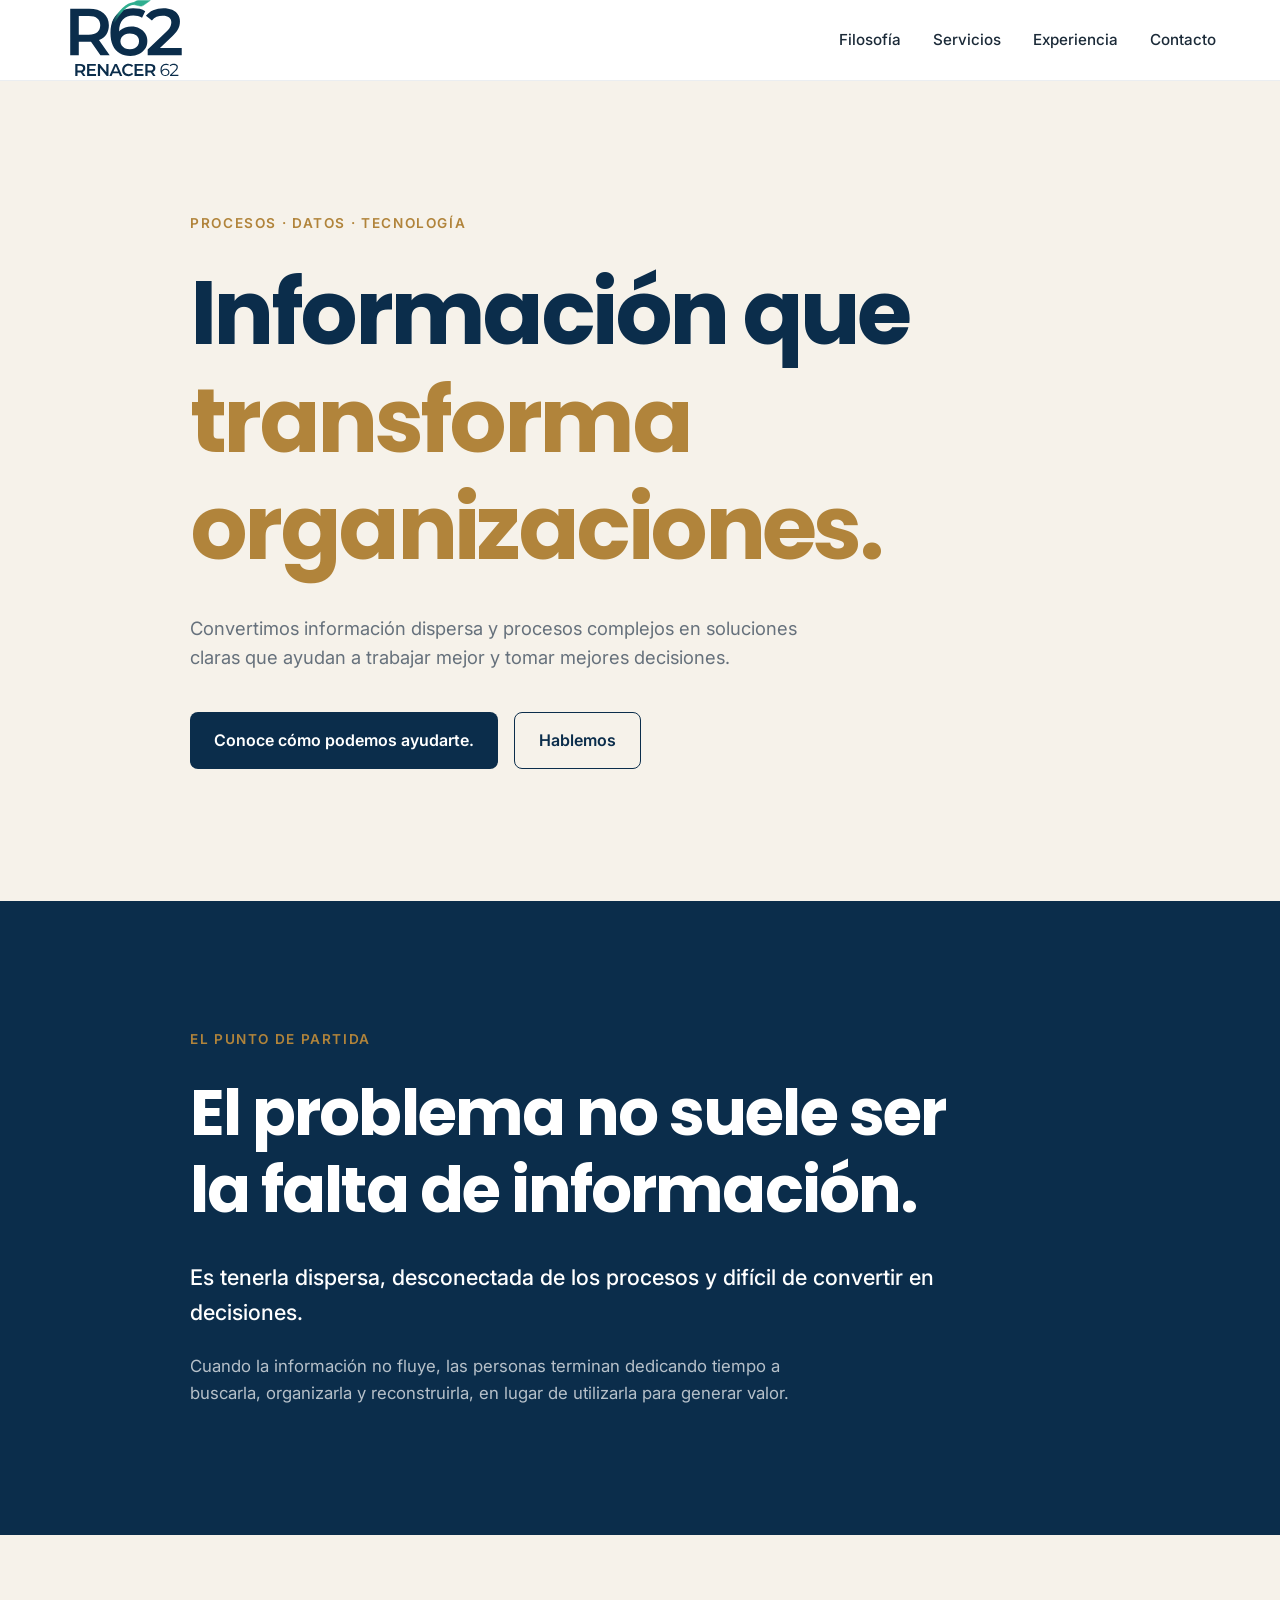
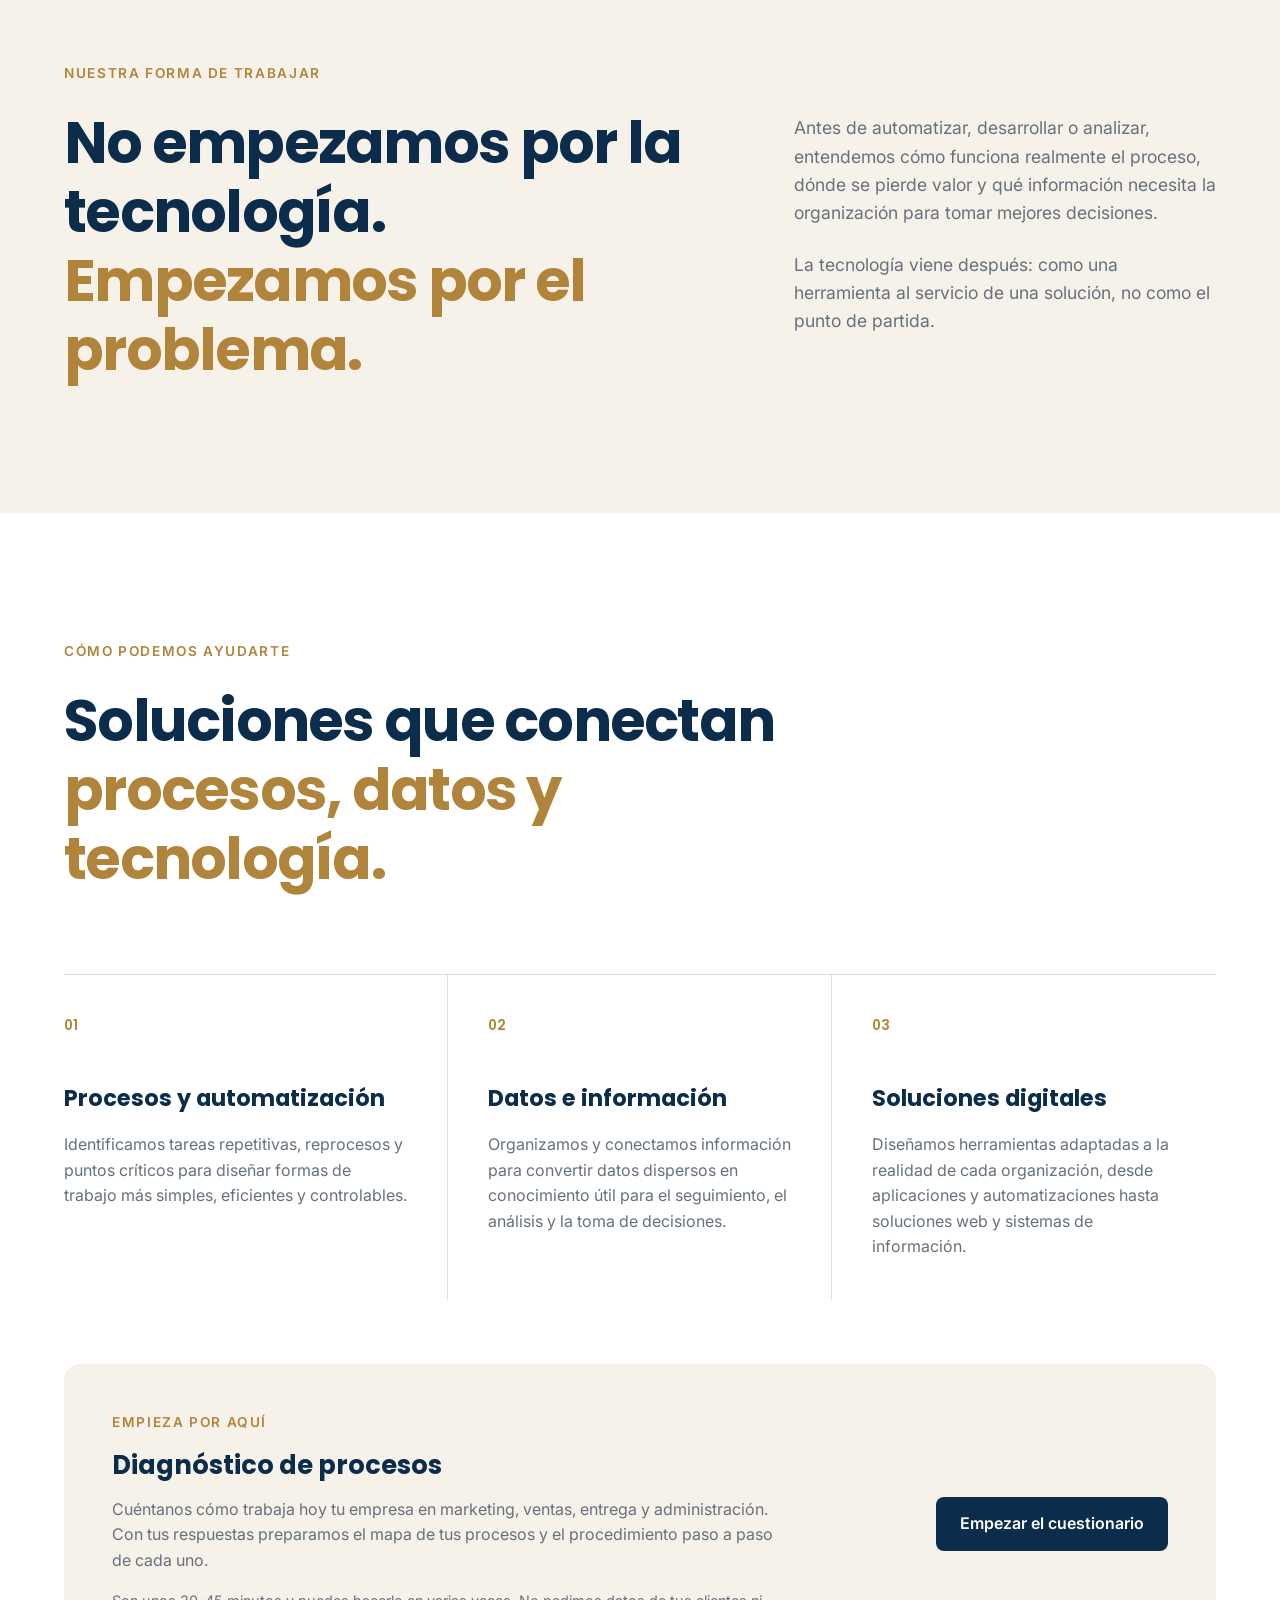
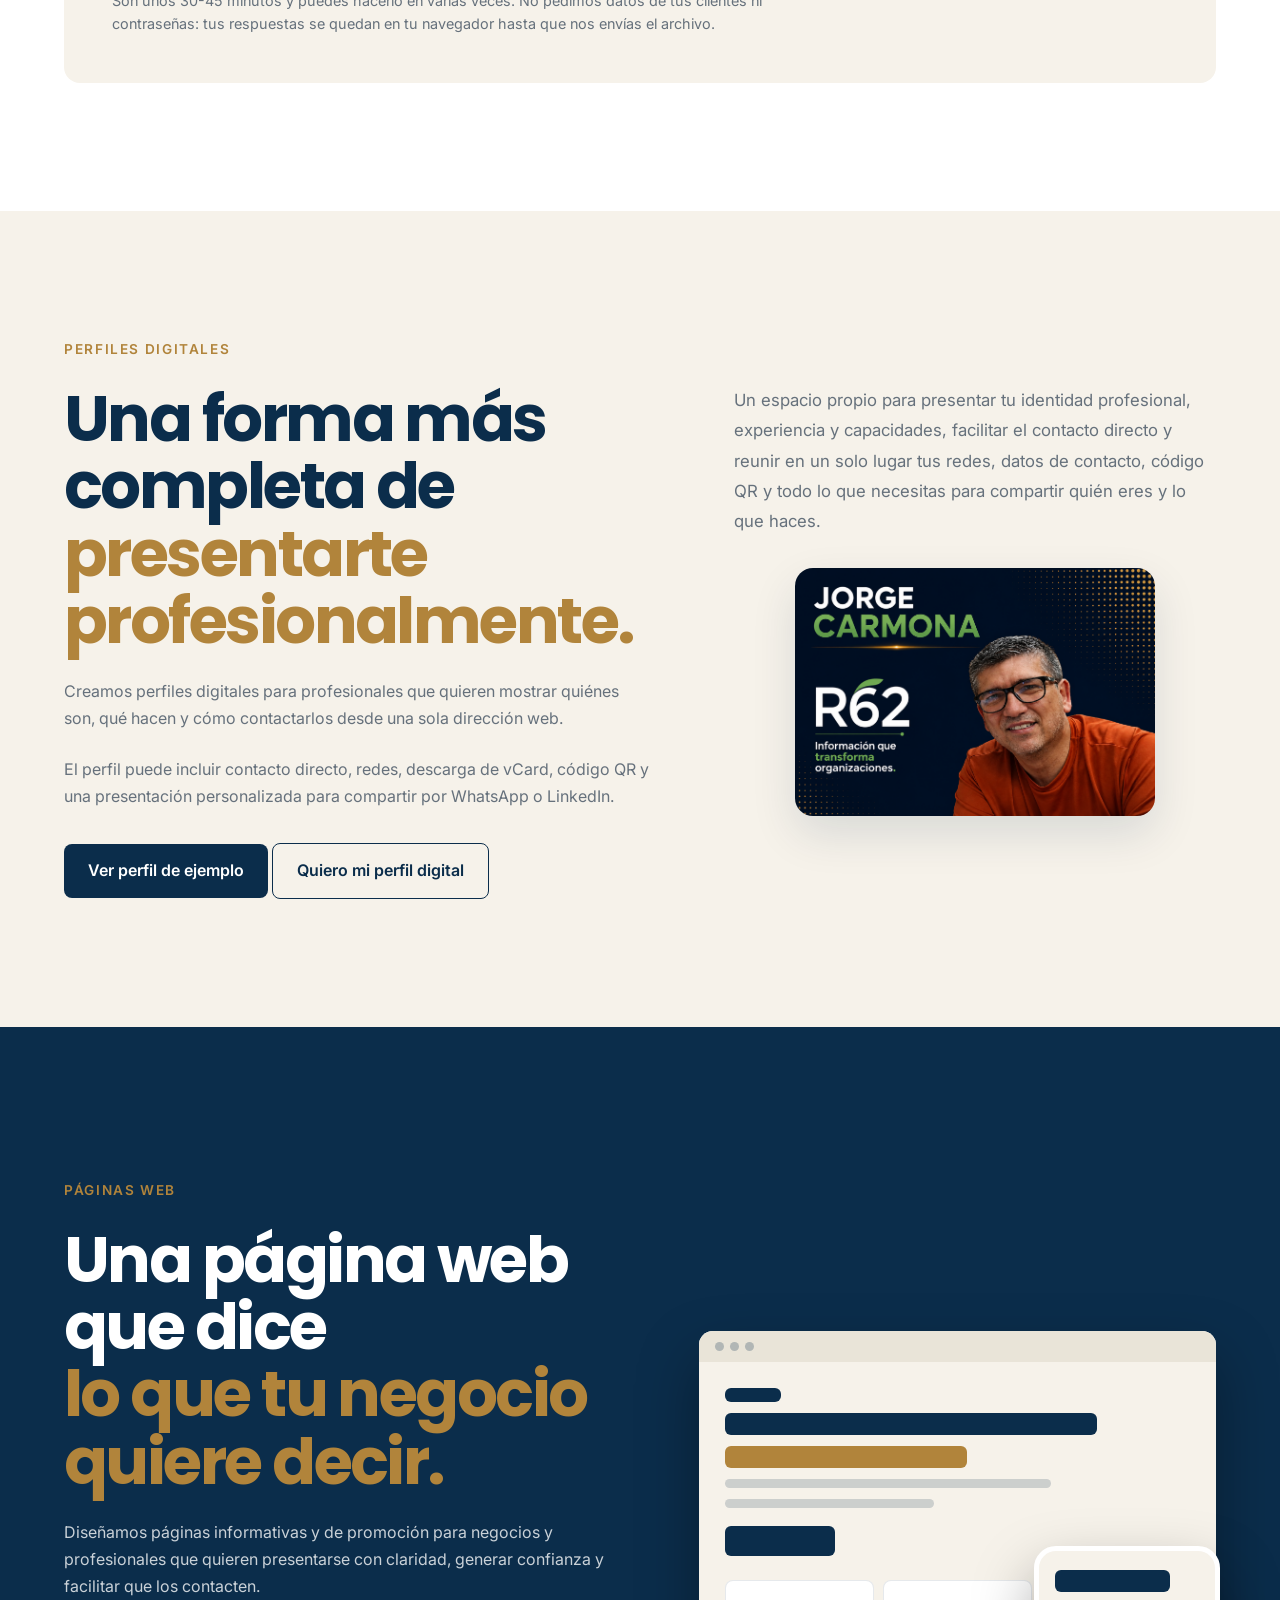
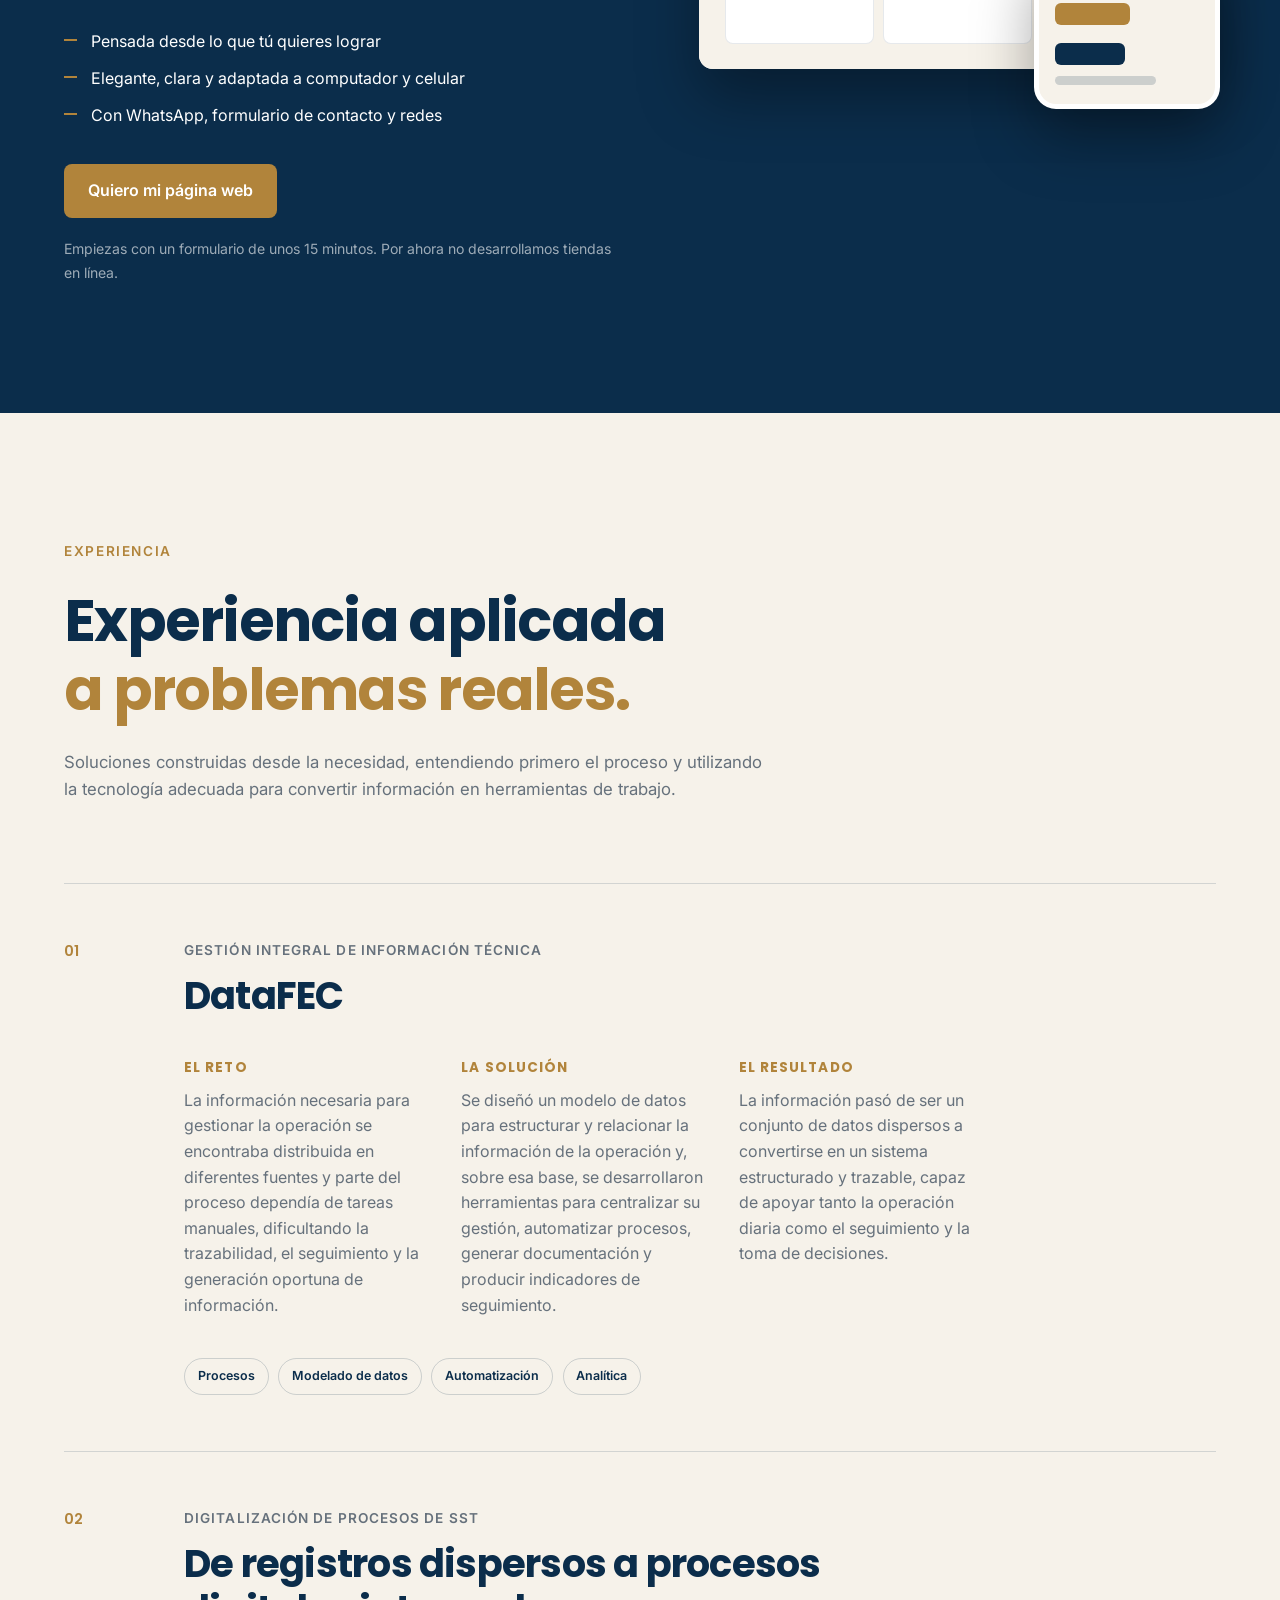
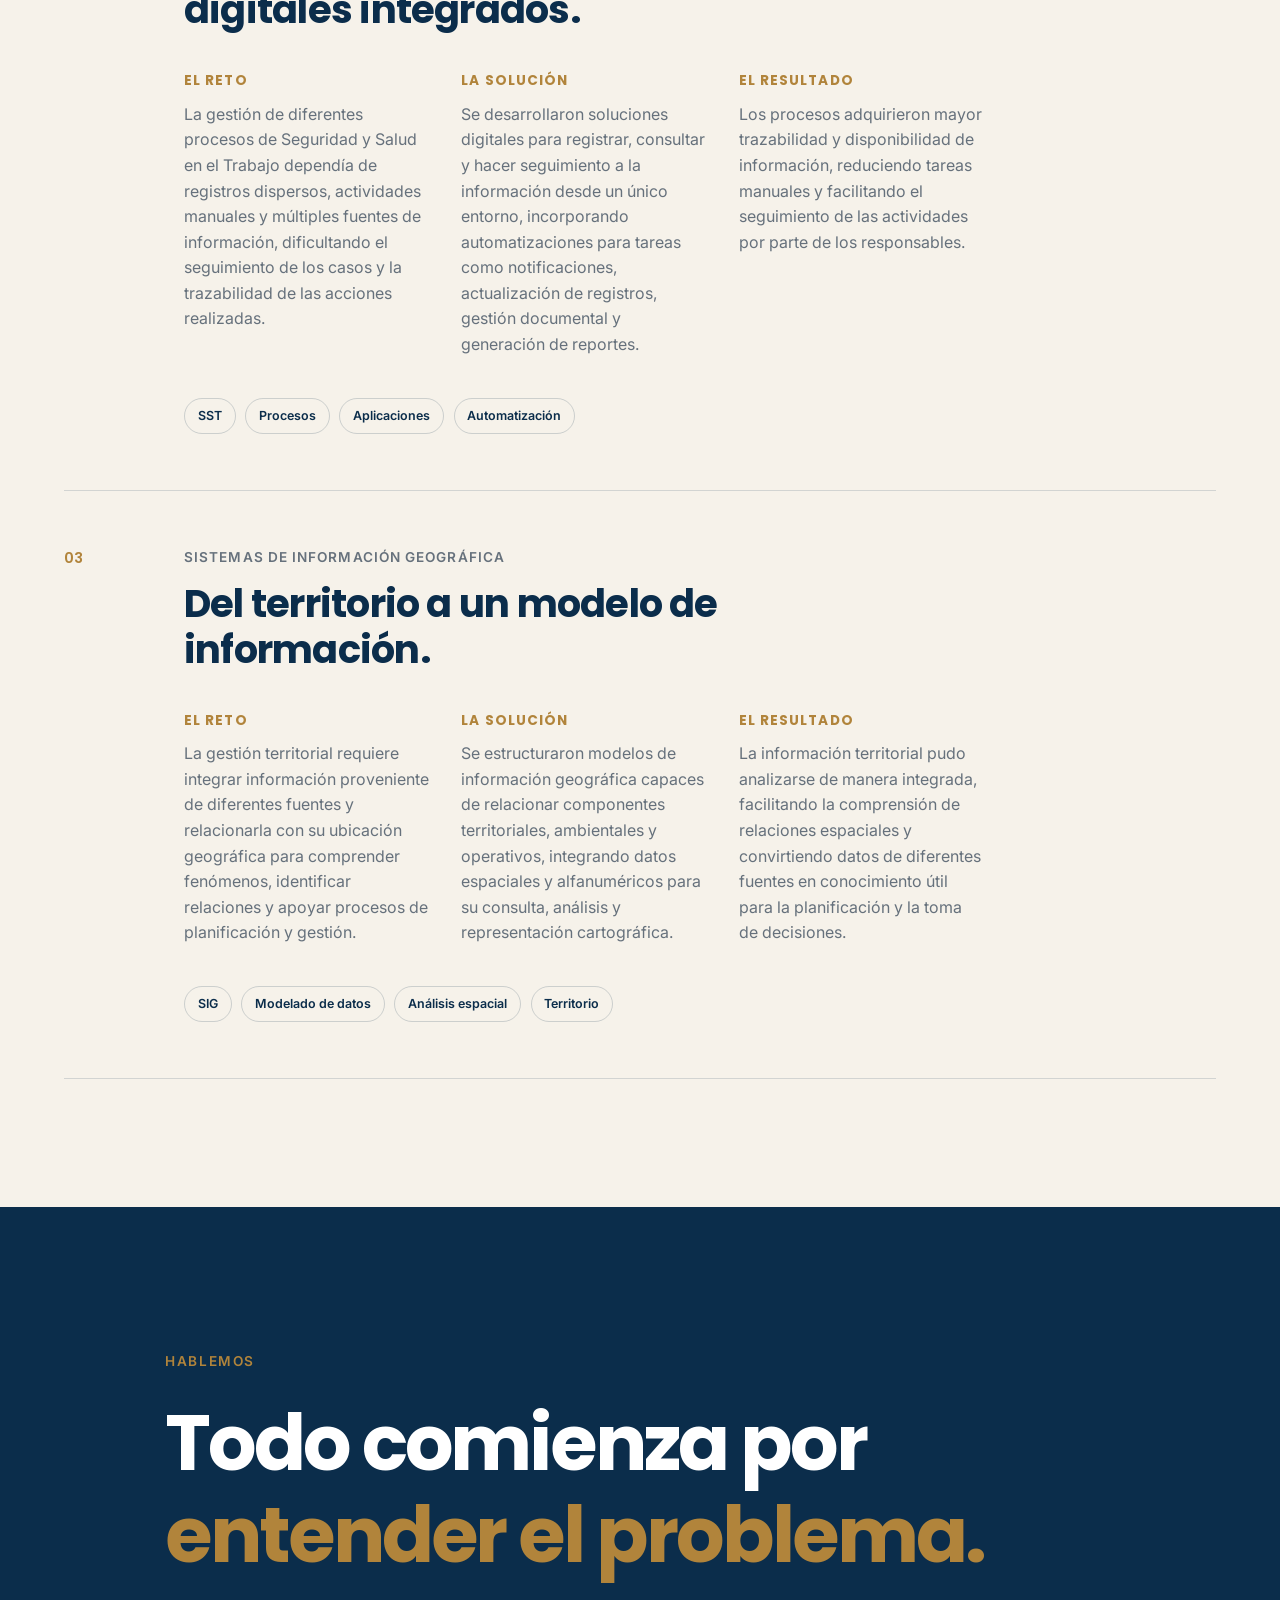
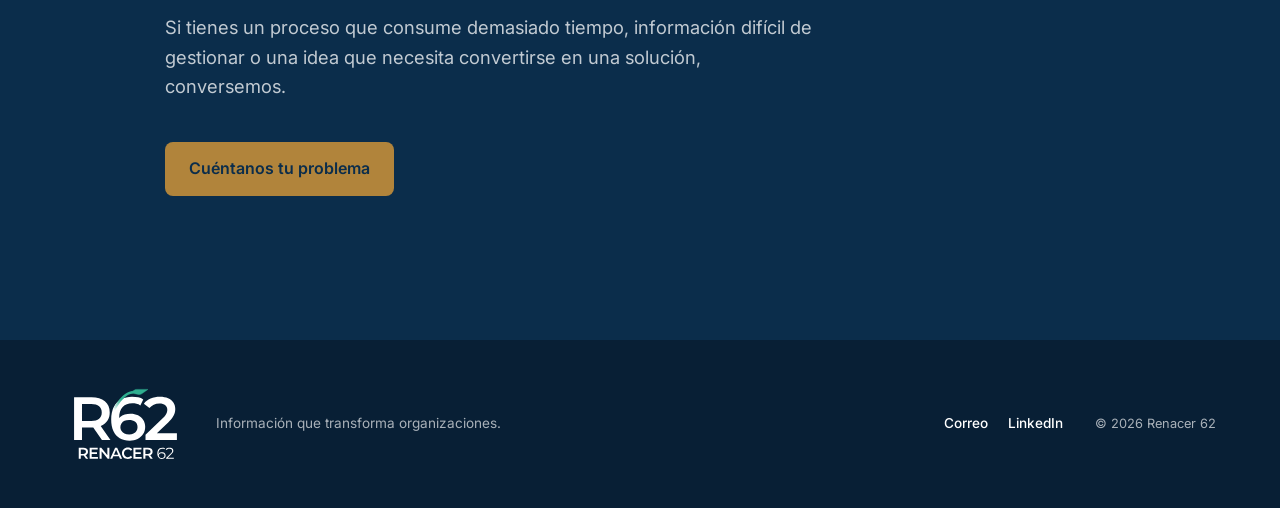
<file: index.html>
<!DOCTYPE html>
<html lang="es">

<head>
    <meta charset="UTF-8">
    
    <meta name="viewport" content="width=device-width, initial-scale=1.0">

    <title>Renacer 62 | Información que transforma organizaciones</title>

    <meta name="description" content="Transformamos información dispersa en conocimiento útil para apoyar la toma de decisiones mediante automatización, análisis de datos y desarrollo de soluciones digitales.">

    <meta name="author" content="Renacer 62">

    <!--Permitimos que los buscadores indexen la página y sigan sus enlaces-->
    <meta name="robots" content="index, follow">

    <!-- Open Graph -->
    <meta property="og:type" content="website">

    <meta property="og:url" content="https://renacer62.com/">

    <meta
        property="og:title"
        content="Renacer 62 | Procesos, Datos y Tecnología"
    >

    <meta
        property="og:description"
        content="Información que transforma organizaciones."
    >

    <meta
        property="og:image"
        content="https://renacer62.com/assets/img/renacer62-social.png"
    >

    <!--Favicon-->
    <link
        rel="icon"
        type="image/png"
        sizes="16x16"
        href="assets/icons/favicon-16x16.png"
    >

    <link
        rel="icon"
        type="image/png"
        sizes="32x32"
        href="assets/icons/favicon-32x32.png"
    >

    <link
        rel="icon"
        type="image/png"
        sizes="48x48"
        href="assets/icons/favicon-48x48.png"
    >

    <link
        rel="apple-touch-icon"
        sizes="180x180"
        href="assets/icons/apple-touch-icon.png"
    >

    <!--La dirección principal de esta página es https://renacer62.com/-->
    <link rel="canonical" href="https://renacer62.com/">

    <!-- Google Fonts -->
    <link rel="preconnect" href="https://fonts.googleapis.com">
    <link rel="preconnect" href="https://fonts.gstatic.com" crossorigin>

    <link
        href="https://fonts.googleapis.com/css2?family=Inter:wght@400;500;600;700&family=Poppins:wght@500;600;700&display=swap"
        rel="stylesheet"
    >

    <!-- CSS -->
    <link rel="stylesheet" href="assets/css/main.css">

</head>

<body>

    <header class="header">
        <div class="container header__content">

            <a href="/" class="header__logo" aria-label="Renacer 62 - Inicio">
                <img
                    src="assets/brand/r62-logo-principal.svg"
                    alt="Renacer 62"
                >
            </a>

            <button
                class="header__toggle"
                type="button"
                aria-label="Abrir menú"
                aria-expanded="false"
                aria-controls="main-navigation">
                <span></span>
                <span></span>
                <span></span>
            </button>

            <nav class="header__nav" id="main-navigation">
                <a href="#filosofia">Filosofía</a>
                <a href="#servicios">Servicios</a>
                <a href="#experiencia">Experiencia</a>
                <a href="#contacto">Contacto</a>
            </nav>

        </div>
    </header>

    <main>
        <!--HERO-->
        <section class="hero">
            <div class="container hero__content">

                <p class="hero__eyebrow">Procesos · Datos · Tecnología</p>

                <h1>
                    Información que
                    <span>transforma organizaciones.</span>
                </h1>

                <p class="hero__description">
                    Convertimos información dispersa y procesos complejos
                    en soluciones claras que ayudan a trabajar mejor
                    y tomar mejores decisiones.
                </p>

                <div class="hero__actions">
                    <a href="#servicios" class="button button--primary">
                        Conoce cómo podemos ayudarte.
                    </a>

                    <a href="#contacto" class="button button--secondary">
                        Hablemos
                    </a>
                </div>

            </div>
        </section> <!--hero-->

        <!--PROBLEMA-->
        <section class="problem" id="filosofia">
            <div class="container problem__content">

                <p class="section-label">El punto de partida</p>

                <h2>
                    El problema no suele ser la falta de información.
                </h2>

                <p class="problem__lead">
                    Es tenerla dispersa, desconectada de los procesos
                    y difícil de convertir en decisiones.
                </p>

                <p class="problem__text">
                    Cuando la información no fluye, las personas terminan
                    dedicando tiempo a buscarla, organizarla y reconstruirla,
                    en lugar de utilizarla para generar valor.
                </p>

            </div>
        </section> <!--problem-->

        <!--APPROACH-->
        <section class="approach">
            <div class="container approach__content">

                <div class="approach__intro">
                    <p class="section-label">Nuestra forma de trabajar</p>

                    <h2>
                        No empezamos por la tecnología.
                        <span>Empezamos por el problema.</span>
                    </h2>
                </div>

                <div class="approach__text">
                    <p>
                        Antes de automatizar, desarrollar o analizar,
                        entendemos cómo funciona realmente el proceso,
                        dónde se pierde valor y qué información necesita
                        la organización para tomar mejores decisiones.
                    </p>

                    <p>
                        La tecnología viene después: como una herramienta
                        al servicio de una solución, no como el punto
                        de partida.
                    </p>
                </div>

            </div>
        </section> <!--approach-->

        <!--SERVICES-->
        <section class="services" id="servicios">
            <div class="container">

                <div class="services__header">
                    <p class="section-label">Cómo podemos ayudarte</p>

                    <h2>
                        Soluciones que conectan
                        <span>procesos, datos y tecnología.</span>
                    </h2>
                </div>

                <div class="services__grid">

                    <article class="service">
                        <span class="service__number">01</span>

                        <h3>Procesos y automatización</h3>

                        <p>
                            Identificamos tareas repetitivas, reprocesos y puntos
                            críticos para diseñar formas de trabajo más simples,
                            eficientes y controlables.
                        </p>
                    </article>

                    <article class="service">
                        <span class="service__number">02</span>

                        <h3>Datos e información</h3>

                        <p>
                            Organizamos y conectamos información para convertir
                            datos dispersos en conocimiento útil para el seguimiento,
                            el análisis y la toma de decisiones.
                        </p>
                    </article>

                    <article class="service">
                        <span class="service__number">03</span>

                        <h3>Soluciones digitales</h3>

                        <p>
                            Diseñamos herramientas adaptadas a la realidad de cada
                            organización, desde aplicaciones y automatizaciones
                            hasta soluciones web y sistemas de información.
                        </p>
                    </article>

                </div>

                <!--DIAGNOSTICO DE PROCESOS-->
                <div class="services__cta" id="diagnostico">

                    <div class="services__cta-text">
                        <p class="section-label">Empieza por aquí</p>

                        <h3>Diagnóstico de procesos</h3>

                        <p>
                            Cuéntanos cómo trabaja hoy tu empresa en marketing, ventas,
                            entrega y administración. Con tus respuestas preparamos el
                            mapa de tus procesos y el procedimiento paso a paso de cada uno.
                        </p>

                        <p class="services__cta-note">
                            Son unos 30-45 minutos y puedes hacerlo en varias veces.
                            No pedimos datos de tus clientes ni contraseñas: tus respuestas
                            se quedan en tu navegador hasta que nos envías el archivo.
                        </p>
                    </div>

                    <a href="/diagnostico/" class="button button--primary">
                        Empezar el cuestionario
                    </a>

                </div>

            </div>
        </section> <!--services-->

        <!--PERFILES DIGITALES-->
        <section class="digital-profiles" id="perfiles">

            <div class="container digital-profiles__content">

                <p class="section-label">Perfiles digitales</p>

                <div class="digital-profiles__grid">

                    <div class="digital-profiles__intro">

                        <h2>
                            Una forma más completa de
                            <span>presentarte profesionalmente.</span>
                        </h2>

                        <p>
                            Creamos perfiles digitales para profesionales que quieren
                            mostrar quiénes son, qué hacen y cómo contactarlos desde
                            una sola dirección web.
                        </p>

                        <p>
                            El perfil puede incluir contacto directo, redes,
                            descarga de vCard, código QR y una presentación
                            personalizada para compartir por WhatsApp o LinkedIn.
                        </p>

                        <a
                            href="/perfiles/jorge-carmona/"
                            class="button button--primary"
                        >
                            Ver perfil de ejemplo
                        </a>

                        <a
                            href="/perfil-digital/"
                            class="button button--secondary"
                        >
                            Quiero mi perfil digital
                        </a>

                    </div>

                    <div class="digital-profiles__features">

                        <p class="digital-profiles__summary">
                            Un espacio propio para presentar tu identidad profesional,
                            experiencia y capacidades, facilitar el contacto directo
                            y reunir en un solo lugar tus redes, datos de contacto,
                            código QR y todo lo que necesitas para compartir quién eres
                            y lo que haces.
                        </p>

                        <div class="digital-profiles__preview">

                            <img
                                src="assets/img/perfiles/jorge-carmona-social.png"
                                alt="Ejemplo de Perfil Digital profesional de Jorge Carmona"
                            >

                        </div>

                    </div>

                </div>

            </div>

        </section> <!--digital-profiles-->

        <!--PAGINAS WEB-->
        <section class="web-pages" id="paginas-web">

            <div class="container web-pages__grid">

                <div class="web-pages__intro">

                    <p class="section-label">Páginas web</p>

                    <h2>
                        Una página web que dice
                        <span>lo que tu negocio quiere decir.</span>
                    </h2>

                    <p>
                        Diseñamos páginas informativas y de promoción para negocios
                        y profesionales que quieren presentarse con claridad,
                        generar confianza y facilitar que los contacten.
                    </p>

                    <ul class="web-pages__list">
                        <li>Pensada desde lo que tú quieres lograr</li>
                        <li>Elegante, clara y adaptada a computador y celular</li>
                        <li>Con WhatsApp, formulario de contacto y redes</li>
                    </ul>

                    <a href="/pagina-web/" class="button button--gold">
                        Quiero mi página web
                    </a>

                    <p class="web-pages__note">
                        Empiezas con un formulario de unos 15 minutos.
                        Por ahora no desarrollamos tiendas en línea.
                    </p>

                </div>

                <div class="web-pages__visual" aria-hidden="true">
                    <div class="browser">
                        <div class="browser__bar"><i></i><i></i><i></i></div>
                        <div class="browser__body">
                            <span class="browser__logo"></span>
                            <span class="browser__title"></span>
                            <span class="browser__title browser__title--short"></span>
                            <span class="browser__text"></span>
                            <span class="browser__text browser__text--short"></span>
                            <span class="browser__btn"></span>
                            <div class="browser__cards"><b></b><b></b><b></b></div>
                        </div>
                    </div>
                    <div class="browser browser--phone">
                        <div class="browser__body">
                            <span class="browser__title"></span>
                            <span class="browser__title browser__title--short"></span>
                            <span class="browser__btn"></span>
                            <span class="browser__text"></span>
                        </div>
                    </div>
                </div>

            </div>

        </section> <!--web-pages-->

        <!--EXPERIENCE-->
        <section class="experience" id="experiencia">
            <div class="container">

                <div class="experience__header">
                    <p class="section-label">Experiencia</p>

                    <h2>
                        Experiencia aplicada
                        <span>a problemas reales.</span>
                    </h2>

                    <p>
                        Soluciones construidas desde la necesidad, entendiendo primero
                        el proceso y utilizando la tecnología adecuada para convertir
                        información en herramientas de trabajo.
                    </p>
                </div>

                <div class="experience__list">

                    <!--CASO 1-->
                    <article class="case">

                        <span class="case__number">01</span>

                        <div class="case__content">

                            <p class="case__category">
                                Gestión integral de información técnica
                            </p>

                            <h3>DataFEC</h3>

                            <div class="case__detail">

                                <div class="case__block">
                                    <h4>El reto</h4>

                                    <p>
                                        La información necesaria para gestionar la operación
                                        se encontraba distribuida en diferentes fuentes y parte
                                        del proceso dependía de tareas manuales, dificultando la
                                        trazabilidad, el seguimiento y la generación oportuna
                                        de información.
                                    </p>
                                </div>

                                <div class="case__block">
                                    <h4>La solución</h4>

                                    <p>
                                        Se diseñó un modelo de datos para estructurar y relacionar
                                        la información de la operación y, sobre esa base, se
                                        desarrollaron herramientas para centralizar su gestión,
                                        automatizar procesos, generar documentación y producir
                                        indicadores de seguimiento.
                                    </p>
                                </div>

                                <div class="case__block">
                                    <h4>El resultado</h4>

                                    <p>
                                        La información pasó de ser un conjunto de datos dispersos
                                        a convertirse en un sistema estructurado y trazable, capaz
                                        de apoyar tanto la operación diaria como el seguimiento
                                        y la toma de decisiones.
                                    </p>
                                </div>

                            </div>

                            <div class="case__tags">
                                <span>Procesos</span>
                                <span>Modelado de datos</span>
                                <span>Automatización</span>
                                <span>Analítica</span>
                            </div>

                        </div>

                    </article> <!--CASO 1-->

                    <!--CASO 2-->
                    <article class="case">

                        <span class="case__number">02</span>

                        <div class="case__content">

                            <p class="case__category">
                                Digitalización de procesos de SST
                            </p>

                            <h3>
                                De registros dispersos a procesos digitales integrados.
                            </h3>

                            <div class="case__detail">

                                <div class="case__block">
                                    <h4>El reto</h4>

                                    <p>
                                        La gestión de diferentes procesos de Seguridad y Salud
                                        en el Trabajo dependía de registros dispersos, actividades
                                        manuales y múltiples fuentes de información, dificultando
                                        el seguimiento de los casos y la trazabilidad de las
                                        acciones realizadas.
                                    </p>
                                </div>

                                <div class="case__block">
                                    <h4>La solución</h4>

                                    <p>
                                        Se desarrollaron soluciones digitales para registrar,
                                        consultar y hacer seguimiento a la información desde un
                                        único entorno, incorporando automatizaciones para tareas
                                        como notificaciones, actualización de registros, gestión
                                        documental y generación de reportes.
                                    </p>
                                </div>

                                <div class="case__block">
                                    <h4>El resultado</h4>

                                    <p>
                                        Los procesos adquirieron mayor trazabilidad y disponibilidad
                                        de información, reduciendo tareas manuales y facilitando
                                        el seguimiento de las actividades por parte de los
                                        responsables.
                                    </p>
                                </div>

                            </div>

                            <div class="case__tags">
                                <span>SST</span>
                                <span>Procesos</span>
                                <span>Aplicaciones</span>
                                <span>Automatización</span>
                            </div>

                        </div>

                    </article> <!--CASO 2-->

                    <!--CASO 3-->
                    <article class="case">

                        <span class="case__number">03</span>

                        <div class="case__content">

                            <p class="case__category">
                                Sistemas de Información Geográfica
                            </p>

                            <h3>
                                Del territorio a un modelo de información.
                            </h3>

                            <div class="case__detail">

                                <div class="case__block">
                                    <h4>El reto</h4>

                                    <p>
                                        La gestión territorial requiere integrar información
                                        proveniente de diferentes fuentes y relacionarla con su
                                        ubicación geográfica para comprender fenómenos, identificar
                                        relaciones y apoyar procesos de planificación y gestión.
                                    </p>
                                </div>

                                <div class="case__block">
                                    <h4>La solución</h4>

                                    <p>
                                        Se estructuraron modelos de información geográfica capaces
                                        de relacionar componentes territoriales, ambientales y
                                        operativos, integrando datos espaciales y alfanuméricos
                                        para su consulta, análisis y representación cartográfica.
                                    </p>
                                </div>

                                <div class="case__block">
                                    <h4>El resultado</h4>

                                    <p>
                                        La información territorial pudo analizarse de manera
                                        integrada, facilitando la comprensión de relaciones
                                        espaciales y convirtiendo datos de diferentes fuentes
                                        en conocimiento útil para la planificación y la toma
                                        de decisiones.
                                    </p>
                                </div>

                            </div>

                            <div class="case__tags">
                                <span>SIG</span>
                                <span>Modelado de datos</span>
                                <span>Análisis espacial</span>
                                <span>Territorio</span>
                            </div>

                        </div>

                    </article> <!--CASO 3-->

                </div>

            </div>
        </section> <!--experience-->

        <!--CONTACT-->
        <section class="contact" id="contacto">
            <div class="container contact__content">

                <p class="section-label">Hablemos</p>

                <h2>
                    Todo comienza por
                    <span>entender el problema.</span>
                </h2>

                <p class="contact__text">
                    Si tienes un proceso que consume demasiado tiempo,
                    información difícil de gestionar o una idea que necesita
                    convertirse en una solución, conversemos.
                </p>

                <a href="mailto:jorgecarmonasig@gmail.com" class="button button--contact">
                    Cuéntanos tu problema
                </a>

            </div>
        </section> <!--contact-->

        <!--FOOTER-->
        <footer class="footer">

            <div class="container footer__content">

                <a
                    href="/"
                    class="footer__brand"
                    aria-label="Renacer 62 - Inicio"
                >
                    <img
                        src="assets/brand/r62-logo-negativo.svg"
                        alt="Renacer 62"
                    >
                </a>

                <p class="footer__message">
                    Información que transforma organizaciones.
                </p>

                <div class="footer__links">

                    <a href="mailto:jorgecarmonasig@gmail.com">
                        Correo
                    </a>

                    <a
                        href="https://linkedin.com/in/jorgehenrycarmona"
                        target="_blank"
                        rel="noopener noreferrer"
                    >
                        LinkedIn
                    </a>

                </div>

                <p class="footer__copyright">
                    © 2026 Renacer 62
                </p>

            </div>

        </footer> <!--footer-->

    </main>


    <script src="assets/js/main.js"></script>

</body>

</html>
</file>
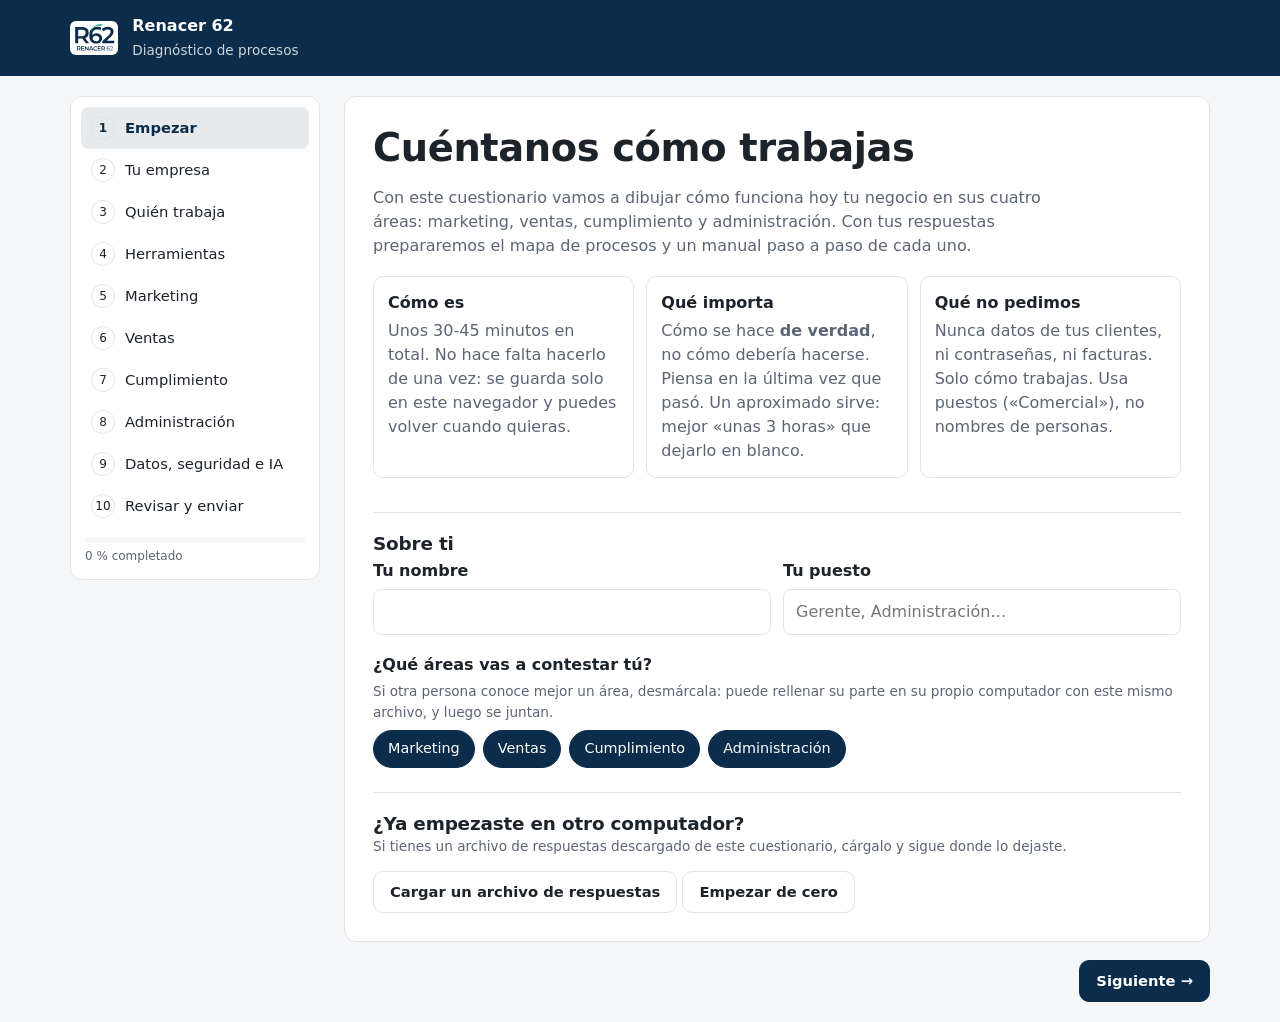
<file: diagnostico/index.html>
<!doctype html>
<html lang="es">
<head>
<meta charset="utf-8">
<meta name="viewport" content="width=device-width, initial-scale=1">
<meta name="robots" content="noindex">
<title>Cuestionario de procesos · Renacer 62</title>
<style>
:root {
  --marca: #1f3a5f;
  --acento: #e4572e;
  --tinta: #1d232b;
  --suave: #5b6573;
  --linea: #dfe3e8;
  --fondo: #f5f6f8;
  --papel: #fff;
  --ok: #067647;
  --aviso: #b54708;
  --aviso-fondo: #fffaeb;
  --sugerido: #fff6d5;
  --radio: 12px;
  --letra: system-ui, -apple-system, "Segoe UI", Roboto, "Helvetica Neue", Arial, sans-serif;
}
* { box-sizing: border-box; }
html { scroll-behavior: smooth; }
body { margin: 0; font: 16px/1.5 var(--letra); color: var(--tinta); background: var(--fondo); -webkit-font-smoothing: antialiased; }
button, input, select, textarea { font: inherit; color: inherit; }
a { color: var(--marca); }
h1, h2, h3, h4 { line-height: 1.2; margin: 0 0 .4em; letter-spacing: -.01em; }
h1 { font-size: clamp(1.7rem, 4vw, 2.4rem); }
h2 { font-size: 1.5rem; }
h3 { font-size: 1.15rem; }
p { margin: 0 0 .9em; }
.suave { color: var(--suave); }
.oculto { display: none !important; }

/* ---------- estructura ---------- */
.cabecera { background: var(--marca); color: #fff; }
.cabecera-in { max-width: 1180px; margin: 0 auto; padding: 14px 20px; display: flex; align-items: center; gap: 14px; }
.cabecera img { height: 34px; max-width: 150px; object-fit: contain; background: #fff; border-radius: 6px; padding: 3px; }
.cabecera-txt { flex: 1; min-width: 0; }
.cabecera-txt b { display: block; }
.cabecera-txt span { font-size: .85rem; opacity: .8; }
.guardado { font-size: .78rem; opacity: .85; white-space: nowrap; }
.marco { max-width: 1180px; margin: 0 auto; padding: 20px; display: grid; grid-template-columns: 250px 1fr; gap: 24px; align-items: start; }
.lateral { position: sticky; top: 16px; background: var(--papel); border: 1px solid var(--linea); border-radius: var(--radio); padding: 10px; }
.lateral ol { list-style: none; margin: 0; padding: 0; }
.lateral li button { width: 100%; text-align: left; border: 0; background: none; padding: 9px 10px; border-radius: 8px; cursor: pointer; display: flex; gap: 10px; align-items: center; font-size: .92rem; }
.lateral li button:hover { background: var(--fondo); }
.lateral li button.actual { background: color-mix(in srgb, var(--marca) 10%, white); font-weight: 600; color: var(--marca); }
.lateral .num { width: 24px; height: 24px; border-radius: 50%; display: grid; place-items: center; font-size: .75rem; border: 1.5px solid var(--linea); flex: none; }
.lateral .hecho .num { background: var(--ok); border-color: var(--ok); color: #fff; }
.lateral .otra { opacity: .55; }
.lateral .otra small { display: block; font-size: .7rem; }
.progreso { height: 6px; background: var(--fondo); border-radius: 3px; overflow: hidden; margin: 10px 4px 4px; }
.progreso div { height: 100%; background: var(--acento); transition: width .3s; }
.progreso-txt { font-size: .75rem; color: var(--suave); margin: 0 4px 4px; }
.contenido, .lateral { min-width: 0; }
.seccion { background: var(--papel); border: 1px solid var(--linea); border-radius: var(--radio); padding: 28px; }
.seccion > h2 { margin-bottom: .25em; }
.intro { color: var(--suave); max-width: 720px; }
.bloque { border-top: 1px solid var(--linea); margin-top: 24px; padding-top: 20px; }
.bloque > h3 { margin-bottom: .2em; }
.bloque > .ayuda { margin-bottom: 14px; }
.navegacion { display: flex; justify-content: space-between; gap: 12px; margin-top: 18px; }

/* ---------- campos ---------- */
.campo { margin: 0 0 18px; }
.campo > label, .campo > .etiqueta { display: block; font-weight: 600; margin-bottom: 6px; }
.campo .opcional { font-weight: 400; color: var(--suave); font-size: .85rem; }
.ayuda { font-size: .85rem; color: var(--suave); margin: -2px 0 8px; }
input[type=text], input[type=number], input[type=email], select, textarea { width: 100%; border: 1px solid var(--linea); border-radius: 8px; padding: 10px 12px; background: #fff; transition: border-color .15s, box-shadow .15s; }
input:focus, select:focus, textarea:focus { outline: none; border-color: var(--marca); box-shadow: 0 0 0 3px color-mix(in srgb, var(--marca) 18%, transparent); }
textarea { min-height: 76px; resize: vertical; }
.fila { display: grid; gap: 12px; grid-template-columns: repeat(auto-fit, minmax(170px, 1fr)); }
.opciones { display: flex; flex-wrap: wrap; gap: 8px; }
.op { position: relative; }
.op input { position: absolute; opacity: 0; inset: 0; cursor: pointer; }
.op span { display: inline-block; border: 1px solid var(--linea); background: #fff; border-radius: 20px; padding: 7px 14px; font-size: .9rem; cursor: pointer; user-select: none; }
.op input:checked + span { background: var(--marca); border-color: var(--marca); color: #fff; }
.op input:focus-visible + span { box-shadow: 0 0 0 3px color-mix(in srgb, var(--marca) 25%, transparent); }
.op.nose span { border-style: dashed; }
.casilla { display: flex; gap: 10px; align-items: flex-start; cursor: pointer; }
.casilla input { margin-top: 4px; width: 18px; height: 18px; flex: none; }

.boton { border: 1px solid var(--linea); background: #fff; border-radius: 10px; padding: 9px 16px; cursor: pointer; font-weight: 600; font-size: .92rem; }
.boton:hover { border-color: var(--marca); color: var(--marca); }
.boton.principal { background: var(--marca); border-color: var(--marca); color: #fff; }
.boton.principal:hover { filter: brightness(1.1); color: #fff; }
.boton.acento { background: var(--acento); border-color: var(--acento); color: #fff; }
.boton.peligro:hover { border-color: #b42318; color: #b42318; }
.boton.peque { padding: 5px 10px; font-size: .8rem; border-radius: 8px; font-weight: 500; }
.boton:disabled { opacity: .5; cursor: default; }
.icono { border: 0; background: none; cursor: pointer; padding: 4px 7px; border-radius: 6px; color: var(--suave); font-size: .95rem; }
.icono:hover { background: var(--fondo); color: var(--tinta); }
.rapidos { display: flex; flex-wrap: wrap; gap: 6px; margin: 6px 0 14px; }
.rapidos button { border: 1px dashed #b8c0ca; background: #fff; border-radius: 16px; padding: 4px 12px; font-size: .85rem; cursor: pointer; }
.rapidos button:hover { border-color: var(--marca); color: var(--marca); }
.rapidos button[disabled] { opacity: .4; cursor: default; }

/* ---------- tarjetas de lista ---------- */
.tarjeta { border: 1px solid var(--linea); border-radius: 10px; padding: 14px; margin-bottom: 10px; background: #fff; }
.tarjeta-cab { display: flex; gap: 8px; align-items: center; margin-bottom: 10px; }
.tarjeta-cab input[type=text] { font-weight: 600; }
.tarjeta-cab .acciones { margin-left: auto; display: flex; gap: 2px; }
details.mas { margin-top: 8px; }
details.mas > summary { cursor: pointer; font-size: .85rem; color: var(--marca); font-weight: 600; }
details.mas[open] > summary { margin-bottom: 12px; }

/* ---------- procesos ---------- */
.catalogo { display: grid; grid-template-columns: repeat(auto-fill, minmax(240px, 1fr)); gap: 10px; }
.proc-op { border: 1px solid var(--linea); border-radius: 10px; padding: 12px 14px; background: #fff; cursor: pointer; display: flex; gap: 10px; align-items: flex-start; }
.proc-op:hover { border-color: var(--marca); }
.proc-op.elegido { border-color: var(--marca); background: color-mix(in srgb, var(--marca) 6%, white); }
.proc-op input { margin-top: 4px; width: 18px; height: 18px; flex: none; }
.proc-op b { display: block; font-size: .95rem; }
.proc-op small { color: var(--suave); font-size: .82rem; display: block; }
.proc-op .tipico { display: inline-block; font-size: .7rem; font-weight: 700; color: var(--ok); background: #ecfdf3; border-radius: 4px; padding: 0 6px; margin-top: 4px; }
.proceso { border: 1px solid var(--linea); border-radius: var(--radio); margin: 14px 0; background: #fff; overflow: hidden; }
.proceso > summary { list-style: none; cursor: pointer; padding: 14px 18px; display: flex; gap: 12px; align-items: center; background: #fafbfc; }
.proceso > summary::-webkit-details-marker { display: none; }
.proceso > summary::before { content: "▸"; color: var(--suave); transition: transform .2s; }
.proceso[open] > summary::before { transform: rotate(90deg); }
.proceso > summary b { flex: 1; }
.estado { font-size: .75rem; font-weight: 700; border-radius: 12px; padding: 2px 9px; white-space: nowrap; }
.estado.vacio { background: var(--fondo); color: var(--suave); }
.estado.medias { background: var(--aviso-fondo); color: var(--aviso); }
.estado.listo { background: #ecfdf3; color: var(--ok); }
.proceso-cuerpo { padding: 6px 18px 18px; }
.paso { border: 1px solid var(--linea); border-left: 4px solid var(--marca); border-radius: 10px; padding: 12px 14px; margin-bottom: 10px; background: #fff; }
.paso.decision { border-left-color: #f59e0b; }
.paso.espera { border-left-color: #94a3b8; }
.paso.comunicacion { border-left-color: #0ea5e9; }
.paso.sugerido { background: var(--sugerido); }
.paso-cab { display: flex; align-items: center; gap: 8px; margin-bottom: 10px; flex-wrap: wrap; }
.paso-num { width: 28px; height: 28px; border-radius: 50%; background: var(--marca); color: #fff; display: grid; place-items: center; font-weight: 700; font-size: .85rem; flex: none; }
.decision .paso-num { background: #f59e0b; }
.tipos { display: inline-flex; border: 1px solid var(--linea); border-radius: 8px; overflow: hidden; }
.tipos button { border: 0; background: #fff; padding: 5px 10px; font-size: .8rem; cursor: pointer; border-right: 1px solid var(--linea); }
.tipos button:last-child { border-right: 0; }
.tipos button.activo { background: var(--tinta); color: #fff; }
.paso-cab .acciones { margin-left: auto; display: flex; }
.etq-sugerido { font-size: .72rem; font-weight: 700; background: #fde68a; color: #92400e; border-radius: 4px; padding: 1px 7px; }
.opcion-dec { display: grid; grid-template-columns: 1fr 1.4fr auto; gap: 8px; align-items: start; margin-bottom: 8px; }
.opcion-dec .fin-txt { grid-column: 2 / 3; }
.avisito { font-size: .8rem; color: var(--aviso); background: var(--aviso-fondo); border-radius: 6px; padding: 4px 8px; margin-top: 6px; }
.relato { background: #f8fafc; border: 1px solid var(--linea); border-radius: 10px; padding: 14px 18px; font-size: .95rem; }
.relato ol { margin: .4em 0 .6em; padding-left: 1.3em; }
.relato li { margin-bottom: 3px; }
.relato .dec { list-style: none; margin-left: -1.3em; color: #92400e; }
.confirmado { color: var(--ok); font-weight: 700; }
.area-ajena { background: var(--aviso-fondo); border-radius: 10px; padding: 14px 18px; margin: 16px 0; }

/* ---------- revisión ---------- */
.revision li { margin-bottom: 4px; }
.revision .ok { color: var(--ok); }
.revision .falta { color: var(--aviso); }
.acciones-envio { display: flex; flex-wrap: wrap; gap: 10px; margin: 18px 0; }
.nota-envio { background: #ecfdf3; border-radius: 10px; padding: 14px 18px; }
.toast { position: fixed; left: 50%; bottom: 20px; transform: translateX(-50%); background: var(--tinta); color: #fff; padding: 10px 18px; border-radius: 10px; font-size: .9rem; z-index: 50; box-shadow: 0 6px 24px rgba(0,0,0,.2); }

@media (max-width: 860px) {
  .marco { grid-template-columns: 1fr; padding: 12px; gap: 12px; }
  .lateral { position: static; }
  .lateral ol { display: flex; overflow-x: auto; gap: 4px; }
  .lateral li button { white-space: nowrap; padding: 6px 8px; }
  .lateral li button .txt { display: none; }
  .lateral li button.actual .txt { display: inline; }
  .seccion { padding: 18px 16px; }
  .opcion-dec { grid-template-columns: 1fr; }
  .opcion-dec .fin-txt { grid-column: auto; }
  .proceso-cuerpo { padding: 6px 12px 14px; }
  .guardado { display: none; }
}
@media print {
  .lateral, .navegacion, .boton, .icono, .rapidos, .tipos, .cabecera .guardado { display: none !important; }
  .marco { display: block; padding: 0; }
  .seccion { border: 0; padding: 0; }
  details { display: block; }
  details > * { display: block !important; }
}
</style>
</head>
<body>
<header class="cabecera"><div class="cabecera-in" id="cabecera"></div></header>
<div class="marco">
  <nav class="lateral" aria-label="Secciones"><ol id="indice"></ol><div class="progreso"><div id="barra"></div></div><p class="progreso-txt" id="progreso-txt"></p></nav>
  <main class="contenido"><div id="seccion"></div>
    <div class="navegacion"><button class="boton" id="anterior" type="button">← Anterior</button><button class="boton principal" id="siguiente" type="button">Siguiente →</button></div>
  </main>
</div>
<input type="file" id="cargar-archivo" accept=".json,application/json" class="oculto">
<script>
/* La marca del consultor y el catálogo de procesos típicos los escribe
   herramientas/formulario.mjs al generar este archivo. */
var MARCA = /*__MARCA__*/{"nombre":"Renacer 62","eslogan":"Diagnóstico de procesos","email":"jorgecarmonasig@gmail.com","web":"https://renacer62.com","telefono":"","color_principal":"#0b2d4b","color_acento":"#b1843b","logo_data":"[data-uri]","webhook_formulario":"","cliente":""};
var CATALOGO = /*__CATALOGO__*/{"tipos_negocio":{"servicios":"Servicios profesionales (consultoría, despacho, reformas, formación…)","ecommerce":"Tienda online","local":"Comercio o negocio local (tienda, hostelería, taller…)","agencia":"Agencia o estudio creativo","clinica":"Clínica o centro de salud y bienestar","otro":"Otro"},"procesos":[{"id":"mkt-plan","area":"marketing","para":["todos"],"nombre":"Planificación de marketing y contenidos","alcance":"Desde que toca planificar el mes hasta que el calendario está aprobado.","disparador":"calendario","disparador_texto":"Cada mes","resultado":"Calendario aprobado","pasos":[{"que":"Revisar resultados del mes anterior","tipo":"tarea"},{"que":"Definir objetivos y ofertas del mes","tipo":"tarea"},{"que":"Elegir temas y canales","tipo":"tarea"},{"que":"Crear el calendario de publicaciones","tipo":"tarea"},{"que":"Aprobar el calendario","tipo":"decision","pregunta":"¿Se aprueba?","opciones":[{"texto":"Sí"},{"texto":"No, hay cambios","destino":"paso:3"}]},{"que":"Compartir el calendario con el equipo","tipo":"tarea"}]},{"id":"mkt-contenido","area":"marketing","para":["todos"],"nombre":"Creación y publicación de contenido en redes","alcance":"Desde que se elige un tema hasta que está publicado y se responden los comentarios.","disparador":"calendario","disparador_texto":"Según el calendario de publicaciones","resultado":"Contenido publicado","pasos":[{"que":"Redactar el texto o guion","tipo":"tarea"},{"que":"Diseñar la imagen o grabar el vídeo","tipo":"tarea"},{"que":"Revisar el contenido","tipo":"decision","pregunta":"¿Está aprobado?","opciones":[{"texto":"Sí"},{"texto":"No, corregir","destino":"paso:1"}]},{"que":"Programar la publicación","tipo":"tarea"},{"que":"Responder comentarios y mensajes","tipo":"tarea"},{"que":"Apuntar los resultados","tipo":"tarea"}]},{"id":"mkt-anuncios","area":"marketing","para":["todos"],"nombre":"Campañas de publicidad de pago","alcance":"Desde que se decide anunciar algo hasta que la campaña termina y se revisan resultados.","disparador":"decision","resultado":"Campaña terminada","pasos":[{"que":"Definir objetivo y presupuesto","tipo":"tarea"},{"que":"Preparar anuncios y textos","tipo":"tarea"},{"que":"Configurar la campaña","tipo":"tarea"},{"que":"Aprobar la inversión","tipo":"tarea"},{"que":"Lanzar la campaña","tipo":"tarea"},{"que":"Esperar una semana","tipo":"espera","espera":"una semana"},{"que":"Revisar resultados y ajustar","tipo":"tarea"},{"que":"Redactar el informe de la campaña","tipo":"tarea"}]},{"id":"mkt-leads","area":"marketing","para":["todos"],"nombre":"Captación de contactos interesados (leads)","alcance":"Desde que alguien deja sus datos o escribe hasta que se pasa a ventas.","disparador":"cliente","disparador_texto":"Alguien deja sus datos o escribe","resultado":"Contacto entregado a ventas","pasos":[{"que":"Recibir los datos del interesado","tipo":"comunicacion","sentido":"recibe","con":"cliente","mensaje":"Datos de contacto"},{"que":"Apuntar el contacto","tipo":"tarea"},{"que":"Enviar respuesta o información","tipo":"comunicacion","sentido":"envia","con":"cliente","mensaje":"Información"},{"que":"Comprobar si es un contacto válido","tipo":"decision","pregunta":"¿Es un contacto válido?","opciones":[{"texto":"Sí"},{"texto":"No (spam o repetido)","destino":"fin","fin":"Contacto descartado"}]},{"que":"Pasar el contacto a ventas","tipo":"tarea"}]},{"id":"mkt-email","area":"marketing","para":["todos"],"nombre":"Email marketing y newsletter","alcance":"Desde que se decide enviar un email hasta que se revisan sus resultados.","disparador":"calendario","disparador_texto":"Cada semana o mes","resultado":"Email enviado","pasos":[{"que":"Decidir tema y a quién se envía","tipo":"tarea"},{"que":"Redactar el email","tipo":"tarea"},{"que":"Maquetar el email","tipo":"tarea"},{"que":"Enviar una prueba y revisarla","tipo":"tarea"},{"que":"Programar el envío","tipo":"tarea"},{"que":"Revisar aperturas y clics","tipo":"tarea"}]},{"id":"mkt-resenas","area":"marketing","para":["local","clinica","servicios","ecommerce"],"nombre":"Gestión de reseñas y reputación","alcance":"Desde que termina un servicio o llega una reseña hasta que está respondida.","disparador":"otro","disparador_texto":"Llega una reseña nueva","resultado":"Reseña respondida","pasos":[{"que":"Revisar las reseñas nuevas","tipo":"tarea"},{"que":"Ver si es negativa","tipo":"decision","pregunta":"¿Es negativa?","opciones":[{"texto":"Sí"},{"texto":"No","destino":"paso:5"}]},{"que":"Avisar al responsable","tipo":"tarea"},{"que":"Contactar con el cliente","tipo":"comunicacion","sentido":"envia","con":"cliente","mensaje":"Disculpa y propuesta"},{"que":"Responder la reseña","tipo":"tarea"}]},{"id":"mkt-informe","area":"marketing","para":["todos"],"nombre":"Medición e informe de marketing","alcance":"Desde que toca revisar números hasta que se presentan y se decide qué cambiar.","disparador":"calendario","disparador_texto":"Cada mes","resultado":"Informe presentado","pasos":[{"que":"Sacar los datos de cada plataforma","tipo":"tarea"},{"que":"Juntar los datos en una hoja","tipo":"tarea"},{"que":"Calcular contactos, costo y ventas por canal","tipo":"tarea"},{"que":"Presentar los resultados a dirección","tipo":"tarea"},{"que":"Apuntar las decisiones","tipo":"tarea"}]},{"id":"mkt-promo","area":"marketing","para":["local","ecommerce"],"nombre":"Lanzamiento de promociones y ofertas","alcance":"Desde que se piensa una oferta hasta que se desactiva.","disparador":"decision","resultado":"Promoción cerrada","pasos":[{"que":"Definir la oferta y sus condiciones","tipo":"tarea"},{"que":"Calcular el margen","tipo":"tarea"},{"que":"Aprobar la promoción","tipo":"tarea"},{"que":"Preparar materiales (cartel, web, códigos)","tipo":"tarea"},{"que":"Informar al equipo","tipo":"tarea"},{"que":"Activar la promoción","tipo":"tarea"},{"que":"Desactivar la promoción","tipo":"tarea"}]},{"id":"ven-leads","area":"ventas","para":["todos"],"nombre":"Atención de interesados (leads)","alcance":"Desde que llega un interesado hasta que se agenda una reunión o se descarta.","disparador":"cliente","disparador_texto":"Llega un interesado","resultado":"Reunión agendada","pasos":[{"que":"Apuntar el contacto","tipo":"tarea"},{"que":"Contactar con el interesado","tipo":"comunicacion","sentido":"envia","con":"cliente","mensaje":"Primer contacto"},{"que":"Ver si responde","tipo":"decision","pregunta":"¿Responde?","opciones":[{"texto":"Sí"},{"texto":"No","destino":"fin","fin":"Interesado sin respuesta"}]},{"que":"Preguntar qué necesita, presupuesto y plazo","tipo":"tarea"},{"que":"Ver si encaja","tipo":"decision","pregunta":"¿Encaja con lo que ofrecemos?","opciones":[{"texto":"Sí"},{"texto":"No","destino":"fin","fin":"Interesado descartado"}]},{"que":"Agendar la reunión","tipo":"tarea"}]},{"id":"ven-reunion","area":"ventas","para":["servicios","agencia"],"nombre":"Reunión o visita comercial","alcance":"Desde que hay una reunión agendada hasta que se decide preparar propuesta o no.","disparador":"proceso","resultado":"Propuesta solicitada","pasos":[{"que":"Revisar la ficha del cliente","tipo":"tarea"},{"que":"Confirmar la cita","tipo":"comunicacion","sentido":"envia","con":"cliente","mensaje":"Confirmación de la cita"},{"que":"Celebrar la reunión o la visita","tipo":"tarea"},{"que":"Apuntar las notas","tipo":"tarea"},{"que":"Ver si encaja la oferta","tipo":"decision","pregunta":"¿Encaja la oferta?","opciones":[{"texto":"Sí"},{"texto":"No","destino":"fin","fin":"Oportunidad descartada"}]},{"que":"Enviar resumen y próximos pasos","tipo":"comunicacion","sentido":"envia","con":"cliente","mensaje":"Resumen de la reunión"}]},{"id":"ven-presupuesto","area":"ventas","para":["todos"],"nombre":"Elaboración y seguimiento de presupuestos","alcance":"Desde que alguien pide precio hasta que acepta, rechaza o deja de contestar.","disparador":"cliente","disparador_texto":"El cliente pide presupuesto","resultado":"Presupuesto aceptado","pasos":[{"que":"Reunir lo que necesita el cliente","tipo":"tarea"},{"que":"Calcular precio y margen","tipo":"tarea"},{"que":"Preparar el presupuesto","tipo":"tarea"},{"que":"Enviar el presupuesto","tipo":"comunicacion","sentido":"envia","con":"cliente","mensaje":"Presupuesto"},{"que":"Esperar respuesta","tipo":"espera","espera":"unos días"},{"que":"Llamar o escribir para hacer seguimiento","tipo":"comunicacion","sentido":"envia","con":"cliente","mensaje":"Recordatorio"},{"que":"Ver qué responde","tipo":"decision","pregunta":"¿Qué responde el cliente?","opciones":[{"texto":"Acepta"},{"texto":"Pide cambios","destino":"paso:2"},{"texto":"Rechaza","destino":"fin","fin":"Presupuesto rechazado"}]}]},{"id":"ven-cierre","area":"ventas","para":["servicios","agencia"],"nombre":"Cierre de la venta y alta del cliente","alcance":"Desde que el cliente dice que sí hasta que pasa al equipo que hace el trabajo.","disparador":"proceso","resultado":"Cliente dado de alta","pasos":[{"que":"Preparar el contrato o pedido","tipo":"tarea"},{"que":"Enviar el contrato para firmar","tipo":"comunicacion","sentido":"envia","con":"cliente","mensaje":"Contrato"},{"que":"Recibir el contrato firmado","tipo":"comunicacion","sentido":"recibe","con":"cliente","mensaje":"Contrato firmado"},{"que":"Emitir la factura de anticipo","tipo":"tarea"},{"que":"Comprobar el cobro del anticipo","tipo":"tarea"},{"que":"Dar de alta al cliente","tipo":"tarea"},{"que":"Pasar el cliente al equipo","tipo":"tarea"}]},{"id":"ven-mostrador","area":"ventas","para":["local"],"nombre":"Venta en tienda o mostrador","alcance":"Desde que entra un cliente hasta que sale con su compra o sin ella.","disparador":"cliente","disparador_texto":"Entra un cliente","resultado":"Venta cobrada","pasos":[{"que":"Atender al cliente","tipo":"tarea"},{"que":"Asesorar sobre el producto","tipo":"tarea"},{"que":"Comprobar stock y precio","tipo":"tarea"},{"que":"Ver si compra","tipo":"decision","pregunta":"¿Compra?","opciones":[{"texto":"Sí"},{"texto":"No","destino":"fin","fin":"Cliente sin compra"}]},{"que":"Cobrar","tipo":"tarea"},{"que":"Dar el ticket o la factura","tipo":"tarea"}]},{"id":"ven-pedido-web","area":"ventas","para":["ecommerce"],"nombre":"Pedidos online","alcance":"Desde que entra un pedido en la web hasta que está confirmado y pasa a preparación.","disparador":"cliente","disparador_texto":"Entra un pedido en la web","resultado":"Pedido confirmado","pasos":[{"que":"Comprobar el cobro","tipo":"tarea"},{"que":"Revisar el pedido y la dirección","tipo":"tarea"},{"que":"Ver si el pedido es válido","tipo":"decision","pregunta":"¿Es válido?","opciones":[{"texto":"Sí"},{"texto":"No","destino":"fin","fin":"Pedido cancelado"}]},{"que":"Confirmar el pedido al cliente","tipo":"comunicacion","sentido":"envia","con":"cliente","mensaje":"Confirmación del pedido"},{"que":"Pasar el pedido a preparación","tipo":"tarea"}]},{"id":"ven-embudo","area":"ventas","para":["servicios","agencia"],"nombre":"Revisión del embudo y previsión de ventas","alcance":"La revisión periódica de oportunidades abiertas.","disparador":"calendario","disparador_texto":"Cada semana","resultado":"Previsión actualizada","pasos":[{"que":"Actualizar el estado de cada oportunidad","tipo":"tarea"},{"que":"Revisar las oportunidades paradas","tipo":"tarea"},{"que":"Celebrar la reunión de ventas","tipo":"tarea"},{"que":"Estimar las ventas del mes","tipo":"tarea"},{"que":"Repartir acciones","tipo":"tarea"}]},{"id":"ven-recompra","area":"ventas","para":["todos"],"nombre":"Renovaciones y recompra","alcance":"Desde que toca renovar o volver a ofrecer algo a un cliente actual hasta que renueva o se pierde.","disparador":"calendario","disparador_texto":"Se acerca la fecha de renovación","resultado":"Cliente renovado","pasos":[{"que":"Revisar el historial del cliente","tipo":"tarea"},{"que":"Contactar con el cliente","tipo":"comunicacion","sentido":"envia","con":"cliente","mensaje":"Propuesta de renovación"},{"que":"Presentar la oferta","tipo":"tarea"},{"que":"Ver si acepta","tipo":"decision","pregunta":"¿Acepta?","opciones":[{"texto":"Sí"},{"texto":"No","destino":"fin","fin":"Cliente perdido"}]},{"que":"Registrar la renovación","tipo":"tarea"}]},{"id":"ful-onboarding","area":"fulfillment","para":["servicios","agencia"],"nombre":"Bienvenida e incorporación de un cliente nuevo","alcance":"Desde que ventas pasa un cliente nuevo hasta que todo está listo para empezar el trabajo.","disparador":"proceso","resultado":"Cliente listo para empezar","pasos":[{"que":"Enviar bienvenida y cuestionario","tipo":"comunicacion","sentido":"envia","con":"cliente","mensaje":"Bienvenida y cuestionario"},{"que":"Recibir accesos y documentación","tipo":"comunicacion","sentido":"recibe","con":"cliente","mensaje":"Accesos y documentación"},{"que":"Ver si la información está completa","tipo":"decision","pregunta":"¿Está completa?","opciones":[{"texto":"Sí"},{"texto":"No, falta algo","destino":"paso:2"}]},{"que":"Crear el proyecto","tipo":"tarea"},{"que":"Celebrar la reunión de arranque","tipo":"tarea"},{"que":"Confirmar plan y calendario","tipo":"comunicacion","sentido":"envia","con":"cliente","mensaje":"Plan y calendario"}]},{"id":"ful-entrega","area":"fulfillment","para":["servicios","agencia"],"nombre":"Ejecución y entrega del servicio o proyecto","alcance":"Desde que se empieza a trabajar hasta que el cliente tiene la entrega final.","disparador":"proceso","resultado":"Proyecto entregado","pasos":[{"que":"Planificar las tareas","tipo":"tarea"},{"que":"Asignar a las personas","tipo":"tarea"},{"que":"Producir el trabajo","tipo":"tarea"},{"que":"Revisar internamente","tipo":"tarea"},{"que":"Enviar al cliente","tipo":"comunicacion","sentido":"envia","con":"cliente","mensaje":"Entrega para revisar"},{"que":"Ver si lo aprueba","tipo":"decision","pregunta":"¿Lo aprueba el cliente?","opciones":[{"texto":"Sí"},{"texto":"No, pide cambios","destino":"paso:3"}]},{"que":"Entregar la versión final","tipo":"comunicacion","sentido":"envia","con":"cliente","mensaje":"Entrega final"},{"que":"Avisar a administración para facturar","tipo":"tarea"}]},{"id":"ful-citas","area":"fulfillment","para":["clinica","local"],"nombre":"Citas y atención al cliente o paciente","alcance":"Desde que alguien pide cita hasta que se le atiende, se cobra y se programa el seguimiento.","disparador":"cliente","disparador_texto":"Alguien pide cita","resultado":"Servicio realizado","pasos":[{"que":"Consultar la agenda","tipo":"tarea"},{"que":"Reservar la cita","tipo":"tarea"},{"que":"Enviar confirmación y recordatorio","tipo":"comunicacion","sentido":"envia","con":"cliente","mensaje":"Confirmación de la cita"},{"que":"Ver si confirma","tipo":"decision","pregunta":"¿Confirma la cita?","opciones":[{"texto":"Sí"},{"texto":"No","destino":"fin","fin":"Cita cancelada"}]},{"que":"Recibir al cliente o paciente","tipo":"tarea"},{"que":"Atender la consulta o el servicio","tipo":"tarea"},{"que":"Apuntar en la ficha","tipo":"tarea"},{"que":"Cobrar el servicio","tipo":"tarea"},{"que":"Programar el seguimiento","tipo":"tarea"}]},{"id":"ful-envios","area":"fulfillment","para":["ecommerce"],"nombre":"Preparación y envío de pedidos","alcance":"Desde que un pedido está confirmado hasta que sale con el transportista.","disparador":"proceso","resultado":"Pedido enviado","pasos":[{"que":"Imprimir la hoja del pedido","tipo":"tarea"},{"que":"Recoger los productos","tipo":"tarea"},{"que":"Ver si hay stock","tipo":"decision","pregunta":"¿Hay stock?","opciones":[{"texto":"Sí"},{"texto":"No","destino":"fin","fin":"Pedido retrasado por falta de stock"}]},{"que":"Empaquetar el pedido","tipo":"tarea"},{"que":"Generar la etiqueta de envío","tipo":"tarea"},{"que":"Entregar al transportista","tipo":"tarea"},{"que":"Enviar el seguimiento al cliente","tipo":"comunicacion","sentido":"envia","con":"cliente","mensaje":"Número de seguimiento"},{"que":"Actualizar el stock","tipo":"tarea"}]},{"id":"ful-devoluciones","area":"fulfillment","para":["ecommerce","local"],"nombre":"Devoluciones y cambios","alcance":"Desde que un cliente pide devolver o cambiar algo hasta que se le reembolsa o se rechaza.","disparador":"cliente","disparador_texto":"Un cliente pide una devolución","resultado":"Devolución reembolsada","pasos":[{"que":"Comprobar plazo y estado","tipo":"tarea"},{"que":"Ver si se acepta","tipo":"decision","pregunta":"¿Se acepta?","opciones":[{"texto":"Sí"},{"texto":"No","destino":"fin","fin":"Devolución rechazada"}]},{"que":"Enviar instrucciones o etiqueta","tipo":"comunicacion","sentido":"envia","con":"cliente","mensaje":"Instrucciones de devolución"},{"que":"Recibir el producto","tipo":"comunicacion","sentido":"recibe","con":"cliente","mensaje":"Producto devuelto"},{"que":"Revisar el producto","tipo":"tarea"},{"que":"Reembolsar o cambiar","tipo":"tarea"},{"que":"Reponer el stock","tipo":"tarea"}]},{"id":"ful-incidencias","area":"fulfillment","para":["todos"],"nombre":"Atención de dudas e incidencias","alcance":"Desde que un cliente pregunta o tiene un problema hasta que queda resuelto.","disparador":"cliente","disparador_texto":"Llega una duda o un problema","resultado":"Incidencia resuelta","pasos":[{"que":"Apuntar la incidencia","tipo":"tarea"},{"que":"Ver si se resuelve al momento","tipo":"decision","pregunta":"¿Se resuelve al momento?","opciones":[{"texto":"Sí","destino":"paso:5"},{"texto":"No"}]},{"que":"Pasar a quien sabe resolverlo","tipo":"tarea"},{"que":"Resolver la incidencia","tipo":"tarea"},{"que":"Responder al cliente","tipo":"comunicacion","sentido":"envia","con":"cliente","mensaje":"Respuesta"},{"que":"Cerrar la incidencia y apuntar la causa","tipo":"tarea"}]},{"id":"ful-quejas","area":"fulfillment","para":["local","clinica","ecommerce"],"nombre":"Quejas y reclamaciones","alcance":"Desde que llega una queja formal hasta que se responde y se cierra.","disparador":"cliente","disparador_texto":"Llega una queja","resultado":"Queja resuelta","pasos":[{"que":"Registrar la reclamación","tipo":"tarea"},{"que":"Analizar la causa","tipo":"tarea"},{"que":"Proponer una solución","tipo":"tarea"},{"que":"Responder al cliente","tipo":"comunicacion","sentido":"envia","con":"cliente","mensaje":"Respuesta a la reclamación"},{"que":"Revisar que se ha solucionado","tipo":"tarea"}]},{"id":"ful-stock","area":"fulfillment","para":["ecommerce","local"],"nombre":"Control de stock y reposición","alcance":"Desde que se revisa el stock hasta que la mercancía está repuesta.","disparador":"calendario","disparador_texto":"Cada semana","resultado":"Stock repuesto","pasos":[{"que":"Revisar niveles de stock","tipo":"tarea"},{"que":"Ver si algo está bajo mínimo","tipo":"decision","pregunta":"¿Algo bajo mínimo?","opciones":[{"texto":"Sí"},{"texto":"No","destino":"fin","fin":"Stock correcto"}]},{"que":"Pedir la mercancía al proveedor","tipo":"comunicacion","sentido":"envia","con":"proveedor","mensaje":"Pedido"},{"que":"Recibir la mercancía","tipo":"comunicacion","sentido":"recibe","con":"proveedor","mensaje":"Mercancía y remisión"},{"que":"Revisar la mercancía","tipo":"tarea"},{"que":"Dar de alta la entrada","tipo":"tarea"}]},{"id":"adm-facturacion","area":"administracion","para":["todos"],"nombre":"Facturación a clientes","alcance":"Desde que toca facturar hasta que la factura está enviada y archivada.","disparador":"otro","disparador_texto":"Se termina un trabajo o llega fin de mes","resultado":"Factura enviada","pasos":[{"que":"Comprobar datos fiscales y condiciones","tipo":"tarea"},{"que":"Emitir la factura","tipo":"tarea"},{"que":"Enviar la factura al cliente","tipo":"comunicacion","sentido":"envia","con":"cliente","mensaje":"Factura"},{"que":"Apuntar la factura","tipo":"tarea"},{"que":"Archivar la factura","tipo":"tarea"}]},{"id":"adm-cobros","area":"administracion","para":["todos"],"nombre":"Cobro y reclamación de impagos","alcance":"Desde que vence una factura hasta que se cobra o se da por perdida.","disparador":"calendario","disparador_texto":"Cada semana se revisan vencimientos","resultado":"Factura cobrada","pasos":[{"que":"Revisar las facturas vencidas","tipo":"tarea"},{"que":"Comprobar los cobros en el banco","tipo":"tarea"},{"que":"Ver si está cobrada","tipo":"decision","pregunta":"¿Está cobrada?","opciones":[{"texto":"Sí","destino":"fin","fin":"Factura cobrada"},{"texto":"No"}]},{"que":"Enviar un recordatorio","tipo":"comunicacion","sentido":"envia","con":"cliente","mensaje":"Recordatorio de pago"},{"que":"Esperar unos días","tipo":"espera","espera":"unos días"},{"que":"Llamar al cliente","tipo":"comunicacion","sentido":"envia","con":"cliente","mensaje":"Reclamación de pago"},{"que":"Ver si paga","tipo":"decision","pregunta":"¿Paga?","opciones":[{"texto":"Sí","destino":"fin","fin":"Factura cobrada"},{"texto":"No","destino":"fin","fin":"Deuda en reclamación"}]}]},{"id":"adm-compras","area":"administracion","para":["todos"],"nombre":"Compras y pago a proveedores","alcance":"Desde que hace falta comprar algo hasta que la factura del proveedor está pagada.","disparador":"decision","resultado":"Factura del proveedor pagada","pasos":[{"que":"Pedir presupuestos","tipo":"comunicacion","sentido":"envia","con":"proveedor","mensaje":"Petición de presupuesto"},{"que":"Aprobar la compra","tipo":"tarea"},{"que":"Enviar el pedido al proveedor","tipo":"comunicacion","sentido":"envia","con":"proveedor","mensaje":"Pedido"},{"que":"Recibir la mercancía o el servicio","tipo":"comunicacion","sentido":"recibe","con":"proveedor","mensaje":"Mercancía o servicio"},{"que":"Recibir la factura del proveedor","tipo":"comunicacion","sentido":"recibe","con":"proveedor","mensaje":"Factura del proveedor"},{"que":"Comprobar pedido, remisión y factura","tipo":"tarea"},{"que":"Pagar la factura","tipo":"tarea"},{"que":"Archivar la documentación","tipo":"tarea"}]},{"id":"adm-gastos","area":"administracion","para":["todos"],"nombre":"Gastos y tickets","alcance":"Desde que alguien paga un gasto hasta que está contabilizado (y reembolsado si toca).","disparador":"otro","disparador_texto":"Alguien paga un gasto de la empresa","resultado":"Gasto contabilizado","pasos":[{"que":"Fotografiar o guardar el ticket","tipo":"tarea"},{"que":"Enviar el ticket a administración","tipo":"tarea"},{"que":"Clasificar el gasto","tipo":"tarea"},{"que":"Aprobar el gasto","tipo":"tarea"},{"que":"Reembolsar a la persona","tipo":"tarea"},{"que":"Contabilizar el gasto","tipo":"tarea"}]},{"id":"adm-cierre","area":"administracion","para":["todos"],"nombre":"Cierre del mes e impuestos","alcance":"Desde que acaba el mes o el periodo del IVA (bimestral o cuatrimestral) hasta que los impuestos están presentados ante la DIAN.","disparador":"calendario","disparador_texto":"Fin de mes o del periodo del IVA","resultado":"Periodo cerrado","pasos":[{"que":"Reunir facturas emitidas y recibidas","tipo":"tarea"},{"que":"Cuadrar el banco","tipo":"tarea"},{"que":"Enviar los soportes al contador","tipo":"comunicacion","sentido":"envia","con":"gestoria","mensaje":"Documentación del periodo"},{"que":"Recibir el borrador de impuestos","tipo":"comunicacion","sentido":"recibe","con":"gestoria","mensaje":"Borrador de impuestos"},{"que":"Revisar y aprobar el borrador","tipo":"tarea"},{"que":"Pagar los impuestos","tipo":"tarea"}]},{"id":"adm-nominas","area":"administracion","para":["todos"],"nombre":"Nóminas","alcance":"Desde que se recogen las incidencias del mes hasta que las nóminas están pagadas.","disparador":"calendario","disparador_texto":"Cada mes","resultado":"Nóminas pagadas","pasos":[{"que":"Reunir altas, bajas, vacaciones y horas","tipo":"tarea"},{"que":"Enviar las novedades al contador","tipo":"comunicacion","sentido":"envia","con":"gestoria","mensaje":"Incidencias del mes"},{"que":"Recibir el borrador de nóminas","tipo":"comunicacion","sentido":"recibe","con":"gestoria","mensaje":"Borrador de nóminas"},{"que":"Revisar las nóminas","tipo":"decision","pregunta":"¿Están bien?","opciones":[{"texto":"Sí"},{"texto":"No, hay errores","destino":"paso:2"}]},{"que":"Pagar las nóminas","tipo":"tarea"},{"que":"Archivar las nóminas","tipo":"tarea"}]},{"id":"adm-seleccion","area":"administracion","para":["todos"],"nombre":"Selección y contratación de personal","alcance":"Desde que hace falta una persona hasta que está contratada.","disparador":"decision","resultado":"Persona contratada","pasos":[{"que":"Definir el puesto","tipo":"tarea"},{"que":"Publicar la oferta","tipo":"tarea"},{"que":"Filtrar candidaturas","tipo":"tarea"},{"que":"Entrevistar candidatos","tipo":"tarea"},{"que":"Elegir candidato","tipo":"tarea"},{"que":"Ver si acepta la oferta","tipo":"decision","pregunta":"¿Acepta?","opciones":[{"texto":"Sí"},{"texto":"No","destino":"paso:5"}]},{"que":"Firmar el contrato y dar de alta","tipo":"tarea"}]},{"id":"adm-incorporacion","area":"administracion","para":["todos"],"nombre":"Incorporación de personas al equipo","alcance":"Desde que alguien firma hasta que termina su periodo de prueba.","disparador":"proceso","resultado":"Incorporación completada","pasos":[{"que":"Preparar accesos y equipo","tipo":"tarea"},{"que":"Dar la bienvenida","tipo":"tarea"},{"que":"Explicar cómo se trabaja","tipo":"tarea"},{"que":"Asignar una persona de referencia","tipo":"tarea"},{"que":"Esperar 30 días","tipo":"espera","espera":"30 días"},{"que":"Revisar cómo va","tipo":"tarea"}]}]};
var AJUSTES = /*__AJUSTES__*/{"textos":{"titulo":"Cuéntanos cómo trabajas","introduccion":"Con este cuestionario vamos a dibujar cómo funciona hoy tu negocio en {areas}. Con tus respuestas prepararemos el mapa de procesos y un manual paso a paso de cada uno.","tiempo":"Unos 30-45 minutos en total. No hace falta hacerlo de una vez: se guarda solo en este navegador y puedes volver cuando quieras.","nota_final":""},"areas":{"marketing":{"activa":true,"nombre":"Marketing","descripcion":"Cómo se da a conocer tu negocio y cómo llegan los interesados: redes, anuncios, contenido, página web, reseñas."},"ventas":{"activa":true,"nombre":"Ventas","descripcion":"Desde que alguien se interesa hasta que compra: contactos, reuniones, presupuestos, seguimiento y cierre."},"fulfillment":{"activa":true,"nombre":"Cumplimiento","descripcion":"La entrega y el servicio: cómo haces y entregas lo que vendes, y la atención después (pedidos, citas, incidencias)."},"administracion":{"activa":true,"nombre":"Administración","descripcion":"Lo que sostiene el negocio por detrás: facturas, cobros, pagos, impuestos, nóminas y personal."}},"secciones":{"empresa_para_afinar":true,"pasos_tipicos":true,"detalle_de_cada_paso":true,"proceso_para_terminar":true,"seguridad":true,"ia":true},"preguntas_extra":[]};
</script>
<script>
(function () {
  'use strict';
  var VERSION = '1.0';
  /* Lo que el consultor ha personalizado (formulario/personalizacion.json). */
  var AJ = AJUSTES || {};
  var AJ_TEXTOS = AJ.textos || {};
  var AJ_SECC = AJ.secciones || {};
  var EXTRAS = AJ.preguntas_extra || [];
  function activo(clave) { return AJ_SECC[clave] !== false; }
  var AREAS = [
    { id: 'marketing', nombre: 'Marketing', texto: 'Cómo se da a conocer tu negocio y cómo llegan los interesados: redes, anuncios, contenido, web, reseñas.' },
    { id: 'ventas', nombre: 'Ventas', texto: 'Desde que alguien se interesa hasta que compra: contactos, reuniones, presupuestos, seguimiento y cierre.' },
    { id: 'fulfillment', nombre: 'Fulfillment', texto: 'La entrega y el servicio: cómo haces y entregas lo que vendes, y la atención después (pedidos, citas, incidencias).' },
    { id: 'administracion', nombre: 'Administración', texto: 'Lo que sostiene el negocio por detrás: facturas, cobros, pagos, impuestos, nóminas y personal.' }
  ].map(function (a) {
    var p = (AJ.areas || {})[a.id] || {};
    return { id: a.id, nombre: p.nombre || a.nombre, texto: p.descripcion || a.texto, activa: p.activa !== false };
  }).filter(function (a) { return a.activa; });
  var BLOQUE_DATOS = activo('seguridad') && activo('ia') ? 'Datos, seguridad e IA' : activo('seguridad') ? 'Datos y seguridad' : activo('ia') ? 'Inteligencia artificial' : '';
  var SECCIONES = [
    { id: 'inicio', nombre: 'Empezar' },
    { id: 'empresa', nombre: 'Tu empresa' },
    { id: 'equipo', nombre: 'Quién trabaja' },
    { id: 'herramientas', nombre: 'Herramientas' }
  ].concat(AREAS.map(function (a) { return { id: a.id, nombre: a.nombre, area: true }; }))
    .concat(BLOQUE_DATOS ? [{ id: 'seguridad', nombre: BLOQUE_DATOS }] : [])
    .concat([{ id: 'enviar', nombre: 'Revisar y enviar' }]);

  /* ---------- opciones ---------- */
  var NOSE = ['nose', 'No sé'];
  var O = {
    pais: [['Colombia', 'Colombia'], ['México', 'México'], ['España', 'España'], ['Argentina', 'Argentina'], ['Chile', 'Chile'], ['Perú', 'Perú'], ['Ecuador', 'Ecuador'], ['Uruguay', 'Uruguay'], ['Otro', 'Otro']],
    sector: [['comercio', 'Comercio o tienda online'], ['hosteleria', 'Hostelería o turismo'], ['servicios_prof', 'Servicios profesionales'], ['salud', 'Salud, clínica o bienestar'], ['educacion', 'Educación o formación'], ['industria', 'Industria o fabricación'], ['construccion', 'Construcción, reformas o inmobiliaria'], ['transporte', 'Transporte o logística'], ['tecnologia', 'Tecnología'], ['agencia', 'Agencia, marketing o diseño'], ['finanzas', 'Finanzas o seguros'], ['alimentacion', 'Alimentación'], ['otro', 'Otro']],
    tipo_clientes: [['empresas', 'Empresas'], ['particulares', 'Particulares'], ['administracion', 'Administración pública'], ['marketplaces', 'A través de marketplaces (Amazon…)']],
    empleados: [['1', 'Solo yo'], ['2-9', '2 a 9'], ['10-49', '10 a 49'], ['50-249', '50 a 249'], ['250+', '250 o más']],
    facturacion: [['<0,5', 'Menos de 2.000 millones de pesos'], ['0,5-2', 'De 2.000 a 7.000 millones'], ['2-8', 'De 7.000 a 30.000 millones'], ['8-10', 'De 30.000 a 35.000 millones'], ['10-50', 'De 35.000 a 180.000 millones'], ['>50', 'Más de 180.000 millones'], ['nodecir', 'Prefiero no decirlo']],
    modalidad: [['presencial', 'Presencial'], ['mixto', 'Mixto'], ['remoto', 'Casi todo en remoto']],
    canales: [['recomendacion', 'Recomendación / boca a boca'], ['redes', 'Redes sociales'], ['anuncios', 'Anuncios de pago'], ['web_seo', 'Web y Google'], ['google_maps', 'Ficha de Google Maps'], ['email', 'Email'], ['eventos', 'Ferias y eventos'], ['comerciales', 'Comerciales que salen a buscar'], ['marketplaces', 'Marketplaces'], ['puerta', 'Pasan por la tienda o el local'], ['otro', 'Otro']],
    clientes_mes: [['0-4', 'Menos de 5'], ['5-10', '5 a 10'], ['11-30', '11 a 30'], ['31-100', '31 a 100'], ['>100', 'Más de 100'], NOSE],
    objetivos: [['Vender más', 'Vender más'], ['Reducir costes', 'Reducir costos'], ['Liberar tiempo del dueño', 'Liberar mi tiempo'], ['Atender mejor', 'Atender mejor al cliente'], ['Menos errores', 'Tener menos errores'], ['Crecer sin contratar', 'Crecer sin contratar'], ['Cumplir normativa', 'Cumplir la normativa'], ['Preparar venta o relevo', 'Preparar una venta o un relevo']],
    presupuesto: [['<3k', 'Menos de 10 millones de pesos'], ['3-10k', '10 - 35 millones'], ['10-30k', '35 - 110 millones'], ['30-100k', '110 - 350 millones'], ['>100k', 'Más de 350 millones'], ['depende', 'Depende de lo que devuelva']],
    gasto_soft: [['<100', 'Menos de $400.000'], ['100-500', '$400.000 - 2 millones'], ['500-2000', '2 - 7 millones'], ['2000-5000', '7 - 18 millones'], ['>5000', 'Más de 18 millones'], NOSE],
    horas_cambio: [['<2', 'Menos de 2'], ['2-5', '2 a 5'], ['5-10', '5 a 10'], ['>10', 'Más de 10']],
    informatica: [['nadie', 'Nadie en concreto'], ['dueno', 'Yo mismo/a'], ['empleado', 'Un empleado a ratos'], ['interno', 'Un informático de la empresa'], ['externo', 'Una empresa externa'], ['conocido', 'Un conocido o freelance']],
    requisitos: [['no', 'No'], ['cuestionarios', 'Cuestionarios de seguridad'], ['iso27001', 'ISO 27001'], ['habeas_data', 'Cumplir la Ley 1581 de 2012 (protección de datos personales)'], ['rnbd', 'Registro de bases de datos ante la SIC'], ['sagrilaft', 'SAGRILAFT o SARLAFT'], ['dpa', 'Contrato de transmisión de datos personales'], ['seguro', 'Seguro de ciberriesgos']],
    factura_electronica: [['si', 'Sí, con un proveedor tecnológico o el sistema gratuito de la DIAN'], ['no', 'No'], ['contador', 'La hace el contador'], NOSE],
    area_rol: [['direccion', 'Dirección'], ['marketing', 'Marketing'], ['ventas', 'Ventas'], ['fulfillment', 'Cumplimiento (entrega y servicio)'], ['administracion', 'Administración'], ['varias', 'Varias']],
    vinculo: [['dueno', 'Dueño o socio'], ['empleado', 'Empleado'], ['autonomo', 'Independiente que trabaja con nosotros']],
    coste_hora: [['<15', 'Menos de $55.000'], ['15-25', '$55.000 - $90.000'], ['25-35', '$90.000 - $130.000'], ['35-50', '$130.000 - $180.000'], ['50-80', '$180.000 - $290.000'], ['>80', 'Más de $290.000'], NOSE],
    jornada: [['completa', 'Completa'], ['parcial', 'Parcial'], ['horas', 'Por horas o proyecto']],
    categoria: [['correo', 'Correo y ofimática'], ['comunicacion', 'Mensajería (WhatsApp…)'], ['crm', 'CRM (clientes y ventas)'], ['erp', 'Programa de gestión / ERP'], ['facturacion', 'Facturación y contabilidad'], ['banca', 'Banca online'], ['tienda', 'Tienda online o marketplace'], ['web', 'Web'], ['email_mkt', 'Email marketing'], ['redes', 'Redes sociales y anuncios'], ['diseno', 'Diseño y vídeo'], ['agenda', 'Agenda y reservas'], ['tareas', 'Tareas y proyectos'], ['archivos', 'Archivos en la nube'], ['chat_interno', 'Chat interno'], ['rrhh', 'Personal, nóminas, fichaje'], ['firma', 'Firma electrónica'], ['logistica', 'Envíos y almacén'], ['pagos', 'Cobros con tarjeta / datáfono'], ['informes', 'Informes y cuadros de mando'], ['hoja', 'Hoja de cálculo clave'], ['ia', 'Inteligencia artificial'], ['automatizacion', 'Automatización'], ['sector', 'Programa del sector'], ['otra', 'Otra']],
    plan: [['gratuito', 'Gratuito'], ['basico', 'De pago, básico'], ['pago', 'De pago, profesional'], ['enterprise', 'Empresa / enterprise'], ['licencia', 'Licencia comprada o instalado'], NOSE],
    titular: [['empresa', 'De la empresa'], ['personal', 'Personal de alguien del equipo'], ['agencia', 'De una agencia o proveedor'], NOSE],
    dos_pasos_h: [['si', 'Sí, a todos'], ['algunos', 'A algunos'], ['no', 'No'], NOSE],
    criticidad: [['paramos', 'Nos paramos'], ['complica', 'Nos complica mucho'], ['poco', 'Lo notamos poco']],
    datos_herr: [['contactos', 'Contactos de clientes'], ['empleados', 'Datos de empleados'], ['ventas', 'Pedidos o ventas'], ['facturas', 'Facturas o contabilidad'], ['bancarios', 'Datos bancarios o tarjetas'], ['sensibles', 'Salud u otros datos sensibles'], ['documentos', 'Documentos y contratos'], ['stock', 'Productos o stock'], ['nada', 'Nada personal']],
    exportar: [['si', 'Sí, todo'], ['parte', 'Solo una parte'], ['no', 'No'], NOSE],
    funciones_ia: [['usamos', 'Sí, y las usamos'], ['sin_usar', 'Sí, pero no las usamos'], ['no', 'No'], NOSE],
    satisfaccion: [['1', '1'], ['2', '2'], ['3', '3'], ['4', '4'], ['5', '5']],
    disparador: [['cliente', 'Lo pide un cliente'], ['externo', 'Llega algo de un proveedor, el contador u otro de fuera'], ['calendario', 'Una fecha o cada cierto tiempo'], ['sistema', 'Salta un aviso en un programa'], ['decision', 'Alguien decide empezar'], ['proceso', 'Termina otro proceso'], ['otro', 'Otra cosa']],
    periodo: [['dia', 'al día'], ['semana', 'a la semana'], ['mes', 'al mes'], ['trimestre', 'al trimestre'], ['ano', 'al año'], ['irregular', 'sin regularidad']],
    duracion: [['Minutos', 'Minutos'], ['Horas', 'Horas'], ['1-2 días', '1-2 días'], ['3-7 días', '3-7 días'], ['1-3 semanas', '1-3 semanas'], ['Más de un mes', 'Más de un mes'], ['No sé', 'No sé']],
    excepciones: [['casi_nunca', 'Casi nunca'], ['uno_de_diez', '1 de cada 10'], ['un_cuarto', '1 de cada 4'], ['mitad', 'La mitad o más'], NOSE],
    documentado: [['no', 'No, está en la cabeza de quien lo hace'], ['parcial', 'En parte o desactualizado'], ['si', 'Sí, y está al día']],
    dependencia: [['igual', 'Sigue igual'], ['lento', 'Va más lento'], ['para', 'Se para'], NOSE],
    se_mide: [['datos', 'Sí, con datos'], ['ojo', 'A ojo'], ['no', 'No']],
    cambios: [['no', 'No'], ['menores', 'Cambios pequeños'], ['grande', 'Un cambio grande (programa nuevo, reorganización, ley)'], NOSE],
    impacto: [['Ingresos', 'Ingresos'], ['Costes', 'Costos'], ['Experiencia del cliente', 'Experiencia del cliente'], ['Cumplimiento legal', 'Cumplimiento legal'], ['Tiempo del dueño', 'Tiempo del dueño'], ['Clima del equipo', 'Clima del equipo']],
    prioridad: [['1', '1 · poco'], ['2', '2'], ['3', '3'], ['4', '4'], ['5', '5 · mucho']],
    datos_proc: [['contacto', 'Contacto de personas'], ['bancarios', 'Bancarios o de pago'], ['salud', 'Salud'], ['menores', 'De menores'], ['empleados', 'De empleados'], ['ninguno', 'Ninguno especial']],
    tiempo: [['lt2', 'menos de 2 min'], ['2-5', '2-5 min'], ['5-15', '5-15 min'], ['15-30', '15-30 min'], ['30-60', '30-60 min'], ['1-2h', '1-2 h'], ['gt2h', 'más de 2 h'], NOSE],
    naturaleza: [['buscar', 'Buscar o reunir información'], ['copiar', 'Copiar o pasar datos'], ['calcular', 'Calcular o comprobar'], ['redactar', 'Redactar o crear contenido'], ['revisar', 'Revisar o aprobar'], ['hablar', 'Hablar con cliente o proveedor'], ['fisico', 'Trabajo físico']],
    formato: [['programa', 'En un programa'], ['excel', 'Excel u hoja'], ['email', 'Email con texto libre'], ['pdf', 'PDF o documento'], ['papel', 'Papel o escaneado'], ['voz', 'Llamada o audio'], ['whatsapp', 'WhatsApp o chat'], ['foto', 'Foto']],
    errores: [['casi_nunca', 'Casi nunca'], ['a_veces', 'A veces'], ['a_menudo', 'A menudo'], NOSE],
    gravedad: [['corrige', 'Se corrige sin más'], ['molesta', 'Molesta al cliente'], ['dinero', 'Se pierde dinero o hay un problema legal']],
    datos_paso: [['no', 'No'], ['contacto', 'Contacto básico'], ['bancarios', 'Bancarios o de pago'], ['sensibles', 'Sensibles (salud…) o de menores']],
    accion: [['consulta', 'Solo se consulta'], ['guarda', 'Se guarda o actualiza un dato'], ['envia', 'Se envía algo fuera'], ['publica', 'Se publica algo'], ['dinero', 'Se mueve dinero'], ['stock', 'Cambia un pedido o el stock']],
    s_dos_pasos: [['todos', 'En todos'], ['correo_banco', 'En correo y banco, no en el resto'], ['algunos', 'Solo en algunos'], ['no', 'No'], NOSE],
    s_compartidas: [['no', 'No, cada uno el suyo'], ['algunos', 'Sí, en algunos'], ['mayoria', 'Sí, en la mayoría'], NOSE],
    s_contrasenas: [['gestor', 'Gestor de contraseñas de empresa'], ['navegador', 'Las recuerda el navegador'], ['papel', 'Excel, notas o papel'], ['memoria', 'Cada uno las memoriza'], NOSE],
    s_copias: [['probadas', 'Sí, automáticas, guardadas aparte y alguna vez hemos recuperado algo'], ['sin_probar', 'Sí, pero nunca hemos probado a recuperar'], ['nube', 'Solo lo que guarda la nube (Drive, OneDrive…)'], ['no', 'No'], NOSE],
    s_bajas: [['mismo_dia', 'Se quitan todos el mismo día, con una lista'], ['acordamos', 'Se van quitando cuando nos acordamos'], ['algunas', 'Solo cambiamos algunas contraseñas'], ['nada', 'Nada especial'], NOSE],
    s_dispositivos: [['ordenadores_empresa', 'Computadores de la empresa'], ['ordenadores_personales', 'Computadores personales'], ['personales_moviles', 'Celulares personales con correo o WhatsApp del trabajo'], ['actualizan', 'Se actualizan solos'], ['antivirus', 'Tienen antivirus'], ['gestionados', 'Los gestiona alguien de forma centralizada'], ['cifrado', 'Disco cifrado'], NOSE],
    s_incidentes: [['emails_falsos', 'Emails o WhatsApp falsos de proveedor, banco o jefe'], ['cambio_cuenta', 'Intento de cambiar la cuenta bancaria de una factura'], ['cuenta_robada', 'Una cuenta robada'], ['virus', 'Virus o secuestro de datos'], ['perdida', 'Pérdida de datos o de un portátil'], ['web', 'Web caída o hackeada'], ['nada', 'Nada'], NOSE],
    s_datos: [['contacto', 'Contacto de clientes o proveedores'], ['empleados', 'Empleados y nóminas'], ['dni', 'Cédulas o documentos'], ['bancarios', 'Bancarios'], ['salud', 'Salud (también bajas, alergias)'], ['biometria', 'Huella o cara'], ['menores', 'Menores'], ['ubicacion', 'Ubicación'], ['ideologia', 'Ideología, religión, sindicato, origen u orientación'], ['penales', 'Antecedentes penales'], ['solvencia', 'Deudas o solvencia'], ['ninguno', 'Ninguno']],
    s_tarjeta: [['datafono', 'Datáfono'], ['pasarela', 'Pasarela que lleva al banco, Stripe o PayPal'], ['formulario_web', 'Formulario de pago dentro de nuestra web'], ['telefono', 'Nos dan el número por teléfono, email o papel'], ['no_tarjeta', 'No cobramos con tarjeta']],
    s_formacion: [['si', 'Sí, formación'], ['avisos', 'Solo avisos informales'], ['no', 'No'], NOSE],
    ia_uso: [['no', 'No'], ['por_su_cuenta', 'Algunas personas, por su cuenta'], ['empresa', 'Sí, con herramientas que paga la empresa'], ['integrada', 'Sí, y además integrada en procesos'], NOSE],
    ia_herr: [['ChatGPT', 'ChatGPT'], ['Microsoft Copilot', 'Microsoft Copilot'], ['Gemini', 'Gemini'], ['Claude', 'Claude'], ['Perplexity', 'Perplexity'], ['DeepSeek', 'DeepSeek'], ['Meta AI', 'Meta AI / WhatsApp'], ['Imagen o vídeo', 'Imagen o vídeo'], ['Transcripción', 'Transcripción de reuniones'], ['Dentro de otros programas', 'IA dentro de otros programas'], ['Chatbot', 'Chatbot en web o WhatsApp'], ['Agentes', 'Agentes o automatizaciones con IA'], ['Otra', 'Otra']],
    ia_cuenta: [['gratis_personal', 'Gratuitas personales'], ['pago_personal', 'De pago personales'], ['empresa', 'De empresa'], ['mezcla', 'Mezcla'], NOSE],
    ia_comparte: [['textos', 'Textos sin datos'], ['emails_clientes', 'Emails de clientes'], ['datos_clientes', 'Datos personales de clientes'], ['datos_empleados', 'Datos de empleados'], ['documentos', 'Documentos internos o contratos'], ['financieros', 'Datos financieros'], ['contrasenas', 'Contraseñas o accesos'], NOSE],
    ia_normas: [['escritas', 'Escritas y comunicadas'], ['verbales', 'De palabra'], ['no', 'No']],
    ia_formacion: [['organizada', 'Formación organizada'], ['por_su_cuenta', 'Algunos por su cuenta'], ['no', 'No']],
    ia_cliente: [['chatbot', 'Chatbot en web o WhatsApp'], ['sin_revisar', 'Respuestas enviadas sin revisar'], ['contenido', 'Contenido generado que se publica'], ['voz', 'Llamadas con voz de IA'], ['no', 'No']],
    ia_personas: [['cvs', 'Filtrar CVs'], ['empleados', 'Evaluar empleados'], ['credito', 'Dar crédito o aplazamientos'], ['precios', 'Precios personalizados'], ['no', 'No']],
    ia_autom: [['zapier', 'Zapier'], ['make', 'Make'], ['n8n', 'n8n'], ['power_automate', 'Power Automate'], ['macros', 'Macros de Excel o Sheets'], ['nativas', 'Integraciones de los propios programas'], ['a_medida', 'Desarrollos a medida'], ['ninguna', 'Ninguna']],
    ia_mantiene: [['interno', 'Alguien de dentro'], ['externo', 'Un proveedor'], ['nadie', 'Nadie (las hizo alguien que ya no está)']],
    si_no_nose: [['si', 'Sí'], ['no', 'No'], NOSE],
    ia_preocupa: [['Privacidad', 'Privacidad'], ['Errores', 'Errores'], ['Coste', 'Costo'], ['Que el equipo no lo use', 'Que el equipo no lo use'], ['Normativa', 'Normativa'], ['Depender de un proveedor', 'Depender de un proveedor'], ['Nada', 'Nada']]
  };
  var ROLES_RAPIDOS = [['Gerente', 'direccion', 'dueno'], ['Comercial', 'ventas', 'empleado'], ['Administración', 'administracion', 'empleado'], ['Marketing', 'marketing', 'empleado'], ['Atención al cliente', 'fulfillment', 'empleado'], ['Técnico / operario', 'fulfillment', 'empleado'], ['Jefe de proyecto', 'fulfillment', 'empleado'], ['Recepción', 'fulfillment', 'empleado'], ['Freelance', 'varias', 'autonomo']];
  var EXTERNOS_RAPIDOS = [['Contador o firma contable', 'Contabilidad, impuestos, nómina'], ['Proveedor principal', 'Materiales o productos'], ['Agencia de marketing', 'Redes, anuncios o web'], ['Transportista', 'Envíos'], ['Informático externo', 'Computadores, web o programas'], ['Banco', 'Cobros, pagos, financiación']];
  var HERR_RAPIDAS = [
    ['WhatsApp Business', 'comunicacion'], ['WhatsApp personal', 'comunicacion'], ['Gmail', 'correo'], ['Outlook', 'correo'], ['Google Workspace', 'correo'], ['Microsoft 365', 'correo'], ['Excel', 'hoja'], ['Google Sheets', 'hoja'], ['Google Drive', 'archivos'], ['Dropbox', 'archivos'],
    ['Holded', 'facturacion'], ['Quipu', 'facturacion'], ['A3', 'facturacion'], ['Sage', 'facturacion'], ['Alegra', 'facturacion'], ['Banca online', 'banca'],
    ['HubSpot', 'crm'], ['Pipedrive', 'crm'], ['Zoho', 'crm'], ['Clientify', 'crm'], ['Odoo', 'erp'],
    ['Instagram', 'redes'], ['Meta Business Suite', 'redes'], ['Google Ads', 'redes'], ['Canva', 'diseno'], ['Mailchimp', 'email_mkt'], ['Brevo', 'email_mkt'], ['WordPress', 'web'], ['Wix', 'web'],
    ['Shopify', 'tienda'], ['WooCommerce', 'tienda'], ['PrestaShop', 'tienda'], ['Stripe', 'pagos'], ['Datáfono', 'pagos'],
    ['Google Calendar', 'agenda'], ['Calendly', 'agenda'], ['Trello', 'tareas'], ['Asana', 'tareas'], ['Notion', 'tareas'], ['ClickUp', 'tareas'], ['Slack', 'chat_interno'], ['Teams', 'chat_interno'],
    ['ChatGPT', 'ia'], ['Zapier', 'automatizacion'], ['Make', 'automatizacion'], ['n8n', 'automatizacion']
  ];

  /* ---------- estado ---------- */
  var CLAVE = 'diagnostico-procesos/' + (MARCA.nombre || 'marca') + '/' + (MARCA.cliente || 'general');
  var E = null; // respuestas
  var UI = { seccion: 'inicio', abierto: {} };

  function nuevo() {
    var areas = {};
    AREAS.forEach(function (a) { areas[a.id] = { responsable: '', notas: '', procesos: [] }; });
    return {
      formato: 'respuestas-diagnostico/1', version_formulario: VERSION, creado: new Date().toISOString(), guardado: '', marca: MARCA.nombre || '',
      respondente: { nombre: '', cargo: '', email: '', areas: AREAS.map(function (a) { return a.id; }) },
      empresa: { nombre: MARCA.cliente || '', pais: 'Colombia', objetivos: [], tipo_clientes: [], canales_captacion: [], requisitos_seguridad_clientes: [] },
      equipo: [], externos: [], herramientas: [], areas: areas,
      seguridad: { dispositivos: [], incidentes: [], datos_personales: [], cobro_tarjeta: [] },
      ia: { herramientas: [], que_se_comparte: [], cara_cliente: [], decisiones_personas: [], automatizaciones: [], preocupaciones: [] },
      extra: {},
      comentarios: ''
    };
  }

  function cargarGuardado() {
    try {
      var t = localStorage.getItem(CLAVE);
      if (t) { var d = JSON.parse(t); if (d && d.respuestas) { E = d.respuestas; UI = Object.assign(UI, d.ui || {}); return true; } }
    } catch (e) { /* sin almacenamiento */ }
    return false;
  }
  /* Guarda como mucho 350 ms después del primer cambio (aunque se siga
     escribiendo) y siempre al cerrar o cambiar de pestaña. */
  var temporizador = null;
  function volcar() {
    clearTimeout(temporizador);
    temporizador = null;
    var g = document.getElementById('guardado');
    try {
      localStorage.setItem(CLAVE, JSON.stringify({ respuestas: E, ui: { seccion: UI.seccion } }));
      if (g) g.textContent = 'Guardado en este navegador ✓ ' + new Date().toLocaleTimeString('es-ES', { hour: '2-digit', minute: '2-digit' });
    } catch (e) {
      if (g) g.textContent = 'Este navegador no deja guardar: descarga tus respuestas al terminar';
    }
  }
  function guardar() {
    E.guardado = new Date().toISOString();
    if (!temporizador) temporizador = setTimeout(volcar, 350);
  }
  window.addEventListener('pagehide', function () { if (E) volcar(); });
  document.addEventListener('visibilitychange', function () { if (document.visibilityState === 'hidden' && E) volcar(); });

  /* ---------- utilidades ---------- */
  function esc(t) { return String(t == null ? '' : t).replace(/&/g, '&amp;').replace(/</g, '&lt;').replace(/>/g, '&gt;').replace(/"/g, '&quot;'); }
  function leer(ruta) { return ruta.split('.').reduce(function (o, k) { return o == null ? undefined : o[k]; }, E); }
  function poner(ruta, valor) {
    var partes = ruta.split('.');
    var o = E;
    for (var i = 0; i < partes.length - 1; i++) {
      if (o[partes[i]] == null) o[partes[i]] = /^\d+$/.test(partes[i + 1]) ? [] : {};
      o = o[partes[i]];
    }
    o[partes[partes.length - 1]] = valor;
  }
  function etiqueta(lista, v) { for (var i = 0; i < lista.length; i++) if (lista[i][0] === v) return lista[i][1]; return v || ''; }
  function sigId(lista, prefijo) { var n = 0; lista.forEach(function (x) { var m = String(x.id || '').match(/(\d+)$/); if (m) n = Math.max(n, +m[1]); }); return prefijo + (n + 1); }
  function aviso(txt) {
    var t = document.createElement('div'); t.className = 'toast'; t.textContent = txt; document.body.appendChild(t);
    setTimeout(function () { t.remove(); }, 2600);
  }
  function areasMias() { return (E.respondente.areas || []); }

  /* ---------- controles ---------- */
  function cTexto(ruta, eti, o) {
    o = o || {};
    var v = leer(ruta);
    var ctl = o.area
      ? '<textarea data-campo="' + ruta + '" placeholder="' + esc(o.ph || '') + '" rows="' + (o.filas || 3) + '">' + esc(v) + '</textarea>'
      : '<input type="' + (o.tipo || 'text') + '" data-campo="' + ruta + '" value="' + esc(v) + '" placeholder="' + esc(o.ph || '') + '"' + (o.min != null ? ' min="' + o.min + '"' : '') + '>';
    if (!eti) return ctl;
    return '<div class="campo"><label>' + eti + (o.opcional ? ' <span class="opcional">(opcional)</span>' : '') + '</label>' + (o.ayuda ? '<p class="ayuda">' + o.ayuda + '</p>' : '') + ctl + '</div>';
  }
  function cSelect(ruta, eti, lista, o) {
    o = o || {};
    var v = leer(ruta);
    var html = '<select data-campo="' + ruta + '"><option value="">' + (o.vacio || 'Elige…') + '</option>' + lista.map(function (x) { return '<option value="' + esc(x[0]) + '"' + (String(v) === String(x[0]) ? ' selected' : '') + '>' + esc(x[1]) + '</option>'; }).join('') + '</select>';
    if (!eti) return html;
    return '<div class="campo"><label>' + eti + (o.opcional ? ' <span class="opcional">(opcional)</span>' : '') + '</label>' + (o.ayuda ? '<p class="ayuda">' + o.ayuda + '</p>' : '') + html + '</div>';
  }
  function cOpciones(ruta, eti, lista, o) {
    o = o || {};
    var v = leer(ruta);
    var multi = !!o.multi;
    var nombre = 'n' + ruta.replace(/\./g, '_');
    var html = '<div class="opciones">' + lista.map(function (x) {
      var marcado = multi ? (Array.isArray(v) && v.indexOf(x[0]) >= 0) : String(v) === String(x[0]);
      return '<label class="op' + (x[0] === 'nose' ? ' nose' : '') + '"><input type="' + (multi ? 'checkbox' : 'radio') + '" name="' + nombre + '" ' + (multi ? 'data-multi' : 'data-campo') + '="' + ruta + '" value="' + esc(x[0]) + '"' + (o.max ? ' data-max="' + o.max + '"' : '') + (marcado ? ' checked' : '') + '><span>' + esc(x[1]) + '</span></label>';
    }).join('') + '</div>';
    if (!eti) return html;
    return '<div class="campo"><span class="etiqueta">' + eti + (o.opcional ? ' <span class="opcional">(opcional)</span>' : '') + '</span>' + (o.ayuda ? '<p class="ayuda">' + o.ayuda + '</p>' : '') + html + '</div>';
  }

  function listaQuien(incluirFuera) {
    var l = E.equipo.map(function (r) { return [r.id, r.rol || '(puesto sin nombre)']; });
    if (incluirFuera) {
      l.push(['cliente', 'El cliente']);
      E.externos.forEach(function (x) { l.push([x.id, (x.nombre || 'Externo') + ' (de fuera)']); });
      l.push(['auto', 'Un programa, solo']);
    }
    return l;
  }
  function nombreQuien(id) {
    if (id === 'cliente') return 'el cliente';
    if (id === 'auto') return 'un programa, solo,';
    var r = E.equipo.filter(function (x) { return x.id === id; })[0]; if (r) return r.rol || 'alguien';
    var x = E.externos.filter(function (x) { return x.id === id; })[0]; if (x) return x.nombre || 'alguien de fuera';
    return '';
  }
  function nombreHerr(id) {
    if (id === 'mano') return 'a mano o en papel';
    if (id === 'memoria') return 'de memoria';
    var h = E.herramientas.filter(function (x) { return x.id === id; })[0];
    return h ? h.nombre : '';
  }
  function todosProcesos() {
    var l = [];
    AREAS.forEach(function (a) { (E.areas[a.id].procesos || []).forEach(function (p) { l.push({ area: a, p: p }); }); });
    return l;
  }

  /* {areas} y {empresa} en los textos personalizados. */
  function conHuecos(t) {
    var nombres = AREAS.map(function (a) { return a.nombre.toLowerCase(); });
    var lista = nombres.length > 1 ? nombres.slice(0, -1).join(', ') + ' y ' + nombres[nombres.length - 1] : nombres[0];
    var areas = AREAS.length === 4 ? 'sus cuatro áreas: ' + lista : (AREAS.length === 1 ? 'el área de ' : 'las áreas de ') + lista;
    return String(t).replace(/\{areas\}/g, areas).replace(/\{empresa\}/g, E.empresa.nombre || 'tu negocio');
  }

  /* Preguntas propias del consultor, al final de su sección. */
  function campoExtra(q) {
    var ruta = 'extra.' + q.id;
    var eti = esc(q.pregunta);
    var o = { ayuda: q.ayuda ? esc(q.ayuda) : '' };
    if (q.tipo === 'texto_largo') return cTexto(ruta, eti, { area: true, filas: 3, ayuda: o.ayuda });
    if (q.tipo === 'numero') return cTexto(ruta, eti, { tipo: 'number', ayuda: o.ayuda });
    if (q.tipo === 'una') return cOpciones(ruta, eti, q.opciones.map(function (x) { return [x, x]; }), o);
    if (q.tipo === 'varias') return cOpciones(ruta, eti, q.opciones.map(function (x) { return [x, x]; }), { multi: true, ayuda: o.ayuda });
    if (q.tipo === 'si_no') return cOpciones(ruta, eti, [['Sí', 'Sí'], ['No', 'No']], o);
    return cTexto(ruta, eti, { ayuda: o.ayuda });
  }
  function bloqueExtras(seccion) {
    var qs = EXTRAS.filter(function (q) { return q.seccion === seccion; });
    if (!qs.length) return '';
    return '<div class="bloque"><h3>Unas preguntas más</h3>' + qs.map(campoExtra).join('') + '</div>';
  }

  /* ---------- secciones ---------- */
  var RENDER = {};

  RENDER.inicio = function () {
    var r = E.respondente;
    return '<section class="seccion">' +
      '<h1>' + (E.empresa.nombre ? 'Hola, ' + esc(E.empresa.nombre) : esc(AJ_TEXTOS.titulo || 'Cuéntanos cómo trabajas')) + '</h1>' +
      '<p class="intro">' + esc(conHuecos(AJ_TEXTOS.introduccion || 'Con este cuestionario vamos a dibujar cómo funciona hoy tu negocio en {areas}. Con tus respuestas prepararemos el mapa de procesos y un manual paso a paso de cada uno.')) + '</p>' +
      '<div class="fila" style="margin:18px 0">' +
        '<div class="tarjeta"><b>Cómo es</b><p class="suave" style="margin:4px 0 0">' + esc(AJ_TEXTOS.tiempo || 'Unos 30-45 minutos en total. No hace falta hacerlo de una vez: se guarda solo en este navegador y puedes volver cuando quieras.') + '</p></div>' +
        '<div class="tarjeta"><b>Qué importa</b><p class="suave" style="margin:4px 0 0">Cómo se hace <b>de verdad</b>, no cómo debería hacerse. Piensa en la última vez que pasó. Un aproximado sirve: mejor «unas 3 horas» que dejarlo en blanco.</p></div>' +
        '<div class="tarjeta"><b>Qué no pedimos</b><p class="suave" style="margin:4px 0 0">Nunca datos de tus clientes, ni contraseñas, ni facturas. Solo cómo trabajas. Usa puestos («Comercial»), no nombres de personas.</p></div>' +
      '</div>' +
      '<div class="bloque"><h3>Sobre ti</h3>' +
        '<div class="fila">' + cTexto('respondente.nombre', 'Tu nombre') + cTexto('respondente.cargo', 'Tu puesto', { ph: 'Gerente, Administración…' }) + '</div>' +
        cOpciones('respondente.areas', '¿Qué áreas vas a contestar tú?', AREAS.map(function (a) { return [a.id, a.nombre]; }), { multi: true, ayuda: 'Si otra persona conoce mejor un área, desmárcala: puede rellenar su parte en su propio computador con este mismo archivo, y luego se juntan.' }) +
      '</div>' +
      '<div class="bloque"><h3>¿Ya empezaste en otro computador?</h3><p class="ayuda">Si tienes un archivo de respuestas descargado de este cuestionario, cárgalo y sigue donde lo dejaste.</p>' +
        '<button type="button" class="boton" data-accion="cargar">Cargar un archivo de respuestas</button> <button type="button" class="boton peligro" data-accion="borrar-todo">Empezar de cero</button>' +
      '</div>' +
    '</section>';
  };

  RENDER.empresa = function () {
    var tipos = Object.keys(CATALOGO.tipos_negocio || {}).map(function (k) { return [k, CATALOGO.tipos_negocio[k]]; });
    return '<section class="seccion"><h2>Tu empresa</h2><p class="intro">Lo básico para entender el negocio. Lo marcado como opcional ayuda a afinar, pero puedes saltarlo.</p>' +
      '<div class="bloque"><h3>Lo básico</h3>' +
        '<div class="fila">' + cTexto('empresa.nombre', 'Nombre comercial') + cSelect('empresa.pais', 'País de la sede', O.pais) + '</div>' +
        '<div class="fila">' + cSelect('empresa.sector', 'Sector', O.sector) + cSelect('empresa.tipo_negocio', 'Tipo de negocio', tipos, { ayuda: '' }) + '</div>' +
        cTexto('empresa.actividad', '¿Qué vendes y a quién?', { area: true, filas: 2, ph: 'Reformas de cocinas y baños para hogares en Bogotá' }) +
        cOpciones('empresa.tipo_clientes', '¿A quién le vendes?', O.tipo_clientes, { multi: true }) +
        cOpciones('empresa.empleados', '¿Cuántas personas trabajan, contando socios e independientes habituales?', O.empleados) +
        cOpciones('empresa.canales_captacion', '¿Cómo te llegan los clientes?', O.canales, { multi: true }) +
        cOpciones('empresa.objetivos', '¿Qué quieres conseguir en los próximos 12 meses?', O.objetivos, { multi: true, max: 3, ayuda: 'Hasta 3.' }) +
        cTexto('empresa.dolores_principales', '¿Qué tres cosas te quitan hoy más tiempo o dinero?', { area: true, ph: 'Con tus palabras' }) +
      '</div>' +
      (activo('empresa_para_afinar') ? '<details class="mas bloque"><summary>Para afinar (opcional, 3 minutos)</summary>' +
        '<div class="fila">' + cTexto('empresa.web_dominio', 'Tu página web', { ph: 'miempresa.com.co' }) + cSelect('empresa.facturacion', 'Facturación anual aproximada', O.facturacion) + '</div>' +
        '<label class="casilla campo"><input type="checkbox" data-bool="empresa.chequeo_pasivo"' + (E.empresa.chequeo_pasivo ? ' checked' : '') + '><span>Autorizo a revisar desde fuera la configuración pública de nuestro correo y nuestra web, sin acceder a nada.</span></label>' +
        '<div class="fila">' + cSelect('empresa.modalidad', '¿Dónde trabaja el equipo?', O.modalidad) + cSelect('empresa.clientes_nuevos_mes', 'Clientes nuevos al mes', O.clientes_mes) + '</div>' +
        cTexto('empresa.ticket_medio', 'Lo que gasta un cliente normal', { ph: 'Entre $1.000.000 y $2.000.000 por pedido' }) +
        cTexto('empresa.tarea_a_eliminar', 'Si pudieras no volver a hacer una tarea nunca más, ¿cuál sería?') +
        '<div class="fila">' + cSelect('empresa.presupuesto_mejora', '¿Cuánto podrías invertir el primer año en mejorar procesos?', O.presupuesto) + cSelect('empresa.gasto_software_mes', '¿Cuánto gastas al mes en programas y suscripciones?', O.gasto_soft) + '</div>' +
        '<div class="fila">' + cSelect('empresa.horas_semana_disponibles', 'Horas a la semana que el equipo puede dedicar a implantar cambios', O.horas_cambio) + cSelect('empresa.responsable_informatica', '¿Quién se encarga de la informática?', O.informatica) + '</div>' +
        cOpciones('empresa.requisitos_seguridad_clientes', '¿Algún cliente te pide requisitos de seguridad o certificados?', O.requisitos, { multi: true }) +
        (E.empresa.pais === 'Colombia' ? cSelect('empresa.factura_electronica', '¿Emites factura electrónica validada por la DIAN?', O.factura_electronica) : '') +
      '</details>' : '') + '</section>';
  };

  RENDER.equipo = function () {
    var roles = E.equipo.map(function (r, i) {
      var b = 'equipo.' + i + '.';
      return '<div class="tarjeta"><div class="tarjeta-cab">' + cTexto(b + 'rol', '', { ph: 'Nombre del puesto' }) + '<div class="acciones"><button type="button" class="icono" title="Quitar" data-accion="quitar-rol" data-i="' + i + '">✕</button></div></div>' +
        '<div class="fila">' +
          '<div class="campo"><label>Personas</label>' + cTexto(b + 'personas', '', { tipo: 'number', min: 1 }) + '</div>' +
          cSelect(b + 'area', 'Área principal', O.area_rol) + cSelect(b + 'vinculo', 'Relación', O.vinculo) +
        '</div>' +
        '<details class="mas"><summary>Costo y jornada (opcional)</summary><div class="fila">' + cSelect(b + 'coste_hora', 'Costo por hora para la empresa (salario + prestaciones sociales y aportes)', O.coste_hora) + cSelect(b + 'jornada', 'Jornada', O.jornada) + '</div></details>' +
      '</div>';
    }).join('');
    var externos = E.externos.map(function (x, i) {
      var b = 'externos.' + i + '.';
      return '<div class="tarjeta"><div class="tarjeta-cab">' + cTexto(b + 'nombre', '', { ph: 'Contador, proveedor…' }) + '<div class="acciones"><button type="button" class="icono" title="Quitar" data-accion="quitar-externo" data-i="' + i + '">✕</button></div></div>' + cTexto(b + 'que_hace', '', { ph: '¿Qué hace por tu empresa?' }) + '</div>';
    }).join('');
    var usadosR = E.equipo.map(function (r) { return (r.rol || '').toLowerCase(); });
    var usadosX = E.externos.map(function (r) { return (r.nombre || '').toLowerCase(); });
    return '<section class="seccion"><h2>Quién trabaja</h2><p class="intro">Los puestos que hay en la empresa. Pon <b>puestos, no nombres</b>: «Comercial», no «Laura». Si una persona hace de todo, basta un puesto (por ejemplo «Gerente»).</p>' +
      '<div class="bloque"><h3>El equipo</h3><div class="rapidos">' + ROLES_RAPIDOS.map(function (r, i) { return '<button type="button" data-accion="rol-rapido" data-i="' + i + '"' + (usadosR.indexOf(r[0].toLowerCase()) >= 0 ? ' disabled' : '') + '>+ ' + esc(r[0]) + '</button>'; }).join('') + '</div>' +
        (roles || '<p class="suave">Aún no hay puestos. Añade los que haya con los botones de arriba o con «Añadir otro puesto».</p>') +
        '<button type="button" class="boton" data-accion="nuevo-rol">+ Añadir otro puesto</button></div>' +
      '<div class="bloque"><h3>Empresas o personas de fuera con las que trabajas</h3><p class="ayuda">Contador, proveedores, agencias, transportistas… Solo los que intervienen en cómo trabajas.</p><div class="rapidos">' + EXTERNOS_RAPIDOS.map(function (r, i) { return '<button type="button" data-accion="externo-rapido" data-i="' + i + '"' + (usadosX.indexOf(r[0].toLowerCase()) >= 0 ? ' disabled' : '') + '>+ ' + esc(r[0]) + '</button>'; }).join('') + '</div>' +
        externos + '<button type="button" class="boton" data-accion="nuevo-externo">+ Añadir otro</button></div>' +
    '</section>';
  };

  RENDER.herramientas = function () {
    var nombres = E.herramientas.map(function (h) { return (h.nombre || '').toLowerCase(); });
    var tarjetas = E.herramientas.map(function (h, i) {
      var b = 'herramientas.' + i + '.';
      var otras = E.herramientas.filter(function (x) { return x.id !== h.id; }).map(function (x) { return [x.id, x.nombre || '(sin nombre)']; });
      return '<div class="tarjeta"><div class="tarjeta-cab">' + cTexto(b + 'nombre', '', { ph: 'Nombre de la herramienta' }) + '<div class="acciones"><button type="button" class="icono" title="Quitar" data-accion="quitar-herr" data-i="' + i + '">✕</button></div></div>' +
        '<div class="fila">' + cSelect(b + 'categoria', 'Tipo', O.categoria) + cTexto(b + 'uso', '¿Para qué la usan?') + '<div class="campo"><label>¿Cuántas personas la usan?</label>' + cTexto(b + 'usuarios', '', { tipo: 'number', min: 0 }) + '</div></div>' +
        '<div class="fila">' + cSelect(b + 'titular', '¿A nombre de quién está la cuenta?', O.titular) + cSelect(b + 'administrador', '¿Quién puede dar de alta usuarios y cambiar la configuración?', listaQuien(false).concat(E.externos.map(function (x) { return [x.id, x.nombre + ' (de fuera)']; })).concat([['varios', 'Varias personas'], ['nadie', 'Nadie claro']])) + '</div>' +
        '<div class="fila">' + cSelect(b + 'criticidad', 'Si dejara de funcionar una semana…', O.criticidad) + cSelect(b + 'dos_pasos', 'Para entrar, ¿pide un código además de la contraseña?', O.dos_pasos_h) + '</div>' +
        '<details class="mas"><summary>Más detalle (opcional)</summary>' +
          '<div class="fila">' + cSelect(b + 'plan', 'Plan', O.plan) + '<div class="campo"><label>Costo al mes (pesos)</label>' + cTexto(b + 'coste_mes', '', { tipo: 'number', min: 0 }) + '</div>' + cSelect(b + 'exportar', '¿Pueden descargar toda su información?', O.exportar) + '</div>' +
          cOpciones(b + 'datos', '¿Qué información guarda?', O.datos_herr, { multi: true }) +
          (otras.length ? cOpciones(b + 'copia_manual_con', '¿Se copian datos a mano entre esta y otra herramienta? ¿Cuál?', otras, { multi: true }) : '') +
          '<div class="fila">' + cSelect(b + 'funciones_ia', '¿Trae funciones de inteligencia artificial?', O.funciones_ia) + cSelect(b + 'satisfaccion', '¿Qué tanto les gusta? (1 a 5)', O.satisfaccion) + '</div>' +
          cTexto(b + 'molestia', 'Lo que más les molesta de ella', { opcional: true }) +
        '</details></div>';
    }).join('');
    var rapidas = HERR_RAPIDAS.map(function (h, i) { return '<button type="button" data-accion="herr-rapida" data-i="' + i + '"' + (nombres.indexOf(h[0].toLowerCase()) >= 0 ? ' disabled' : '') + '>+ ' + esc(h[0]) + '</button>'; }).join('');
    return '<section class="seccion"><h2>Herramientas</h2><p class="intro">Los programas y aplicaciones que usan para trabajar, también los gratuitos (WhatsApp, Excel…). Luego, en cada paso, elegirás con cuál se hace. El papel y la libreta no hace falta añadirlos: ya están como opción.</p>' +
      '<div class="bloque"><h3>Agrega las que usen</h3><div class="rapidos">' + rapidas + '</div>' + tarjetas +
      '<button type="button" class="boton" data-accion="nueva-herr">+ Añadir otra</button></div></section>';
  };

  /* ----- áreas y procesos ----- */
  function plantillasDe(areaId) {
    var tipo = E.empresa.tipo_negocio || '';
    return (CATALOGO.procesos || []).filter(function (p) { return p.area === areaId; }).map(function (p) {
      return { p: p, tipico: p.para.indexOf('todos') >= 0 || p.para.indexOf(tipo) >= 0 };
    }).sort(function (a, b) { return (b.tipico - a.tipico); });
  }
  function estadoProceso(p) {
    var pasos = (p.pasos || []).filter(function (s) { return (s.que || '').trim() || s.tipo === 'decision'; });
    if (!pasos.length) return ['vacio', 'Sin pasos'];
    var faltan = pasos.filter(function (s) { return s.tipo !== 'espera' && !s.quien; }).length + (p.resultado ? 0 : 1) + ((p.disparador || {}).tipo ? 0 : 1) + (pasos.some(function (s) { return s.sugerido; }) ? 1 : 0);
    if (faltan || !p.confirmado) return ['medias', pasos.length + ' pasos · a medias'];
    return ['listo', pasos.length + ' pasos · listo'];
  }

  RENDER.area = function (areaId) {
    var a = AREAS.filter(function (x) { return x.id === areaId; })[0];
    var area = E.areas[areaId];
    var mia = areasMias().indexOf(areaId) >= 0;
    var elegidos = area.procesos.map(function (p) { return p.plantilla; });
    var catalogo = plantillasDe(areaId).map(function (x) {
      var marcado = elegidos.indexOf(x.p.id) >= 0;
      return '<label class="proc-op' + (marcado ? ' elegido' : '') + '"><input type="checkbox" data-accion="elegir-proceso" data-plantilla="' + x.p.id + '"' + (marcado ? ' checked' : '') + '><span><b>' + esc(x.p.nombre) + '</b><small>' + esc(x.p.alcance) + '</small>' + (x.tipico && E.empresa.tipo_negocio ? '<span class="tipico">Típico en tu tipo de negocio</span>' : '') + '</span></label>';
    }).join('');
    var procesos = area.procesos.map(function (p, i) { return renderProceso(areaId, i); }).join('');
    return '<section class="seccion"><h2>' + a.nombre + '</h2><p class="intro">' + a.texto + '</p>' +
      (!mia ? '<div class="area-ajena">Esta área la va a contestar otra persona. Si la conoces, puedes contestarla igualmente. <button type="button" class="boton peque" data-accion="hacerla-mia" data-area="' + areaId + '">La contesto yo</button></div>' : '') +
      '<div class="bloque">' + cSelect('areas.' + areaId + '.responsable', '¿Quién es responsable de esta área?', listaQuien(false).concat(E.externos.map(function (x) { return [x.id, x.nombre + ' (de fuera)']; }))) + '</div>' +
      '<div class="bloque"><h3>¿Qué procesos hacen?</h3><p class="ayuda">Marca los que existen en tu negocio, aunque se hagan de manera informal. Si hay alguno que no aparece, añádelo. Con 2 a 4 por área es suficiente para empezar; los que más te preocupan, primero.</p>' +
        '<div class="catalogo">' + catalogo + '</div>' +
        '<div style="margin-top:12px"><button type="button" class="boton" data-accion="proceso-propio" data-area="' + areaId + '">+ Añadir un proceso que no aparece</button></div>' +
      '</div>' +
      (procesos ? '<div class="bloque"><h3>Cuéntanos cómo lo hacen</h3><p class="ayuda">Abre cada proceso y descríbelo. Unos 8-10 minutos cada uno.</p>' + procesos + '</div>' : '') +
      '<div class="bloque">' + cTexto('areas.' + areaId + '.notas', '¿Algo más de esta área que no encaje en los procesos?', { area: true, opcional: true }) + '</div>' +
    '</section>';
  };

  function renderProceso(areaId, i) {
    var p = E.areas[areaId].procesos[i];
    var b = 'areas.' + areaId + '.procesos.' + i + '.';
    var est = estadoProceso(p);
    var abierto = UI.abierto[areaId + ':' + p.id];
    var plantilla = (CATALOGO.procesos || []).filter(function (x) { return x.id === p.plantilla; })[0];
    var disp = p.disparador || {};
    var otros = todosProcesos().filter(function (x) { return x.p.id !== p.id; }).map(function (x) { return [x.p.id, x.area.nombre + ' · ' + (x.p.nombre || 'sin nombre')]; });
    var phDisp = { cliente: 'El cliente escribe por WhatsApp pidiendo precio', externo: 'Llega la factura del proveedor', calendario: 'Cada lunes / el día 1 de cada mes', sistema: 'Entra un pedido en la tienda online', decision: 'Decidimos lanzar una campaña', proceso: '', otro: '' }[disp.tipo] || 'Con tus palabras';
    var pasos = (p.pasos || []).map(function (s, j) { return renderPaso(areaId, i, j); }).join('');
    var sinPasos = !(p.pasos || []).length;
    return '<details class="proceso" data-proceso="' + areaId + ':' + esc(p.id) + '"' + (abierto ? ' open' : '') + '><summary><b>' + esc(p.nombre || 'Proceso sin nombre') + '</b><span class="estado ' + est[0] + '">' + est[1] + '</span></summary><div class="proceso-cuerpo">' +
      cTexto(b + 'nombre', '¿Cómo lo llaman ustedes?') +
      cTexto(b + 'ultimo_caso', 'Piensa en la última vez que pasó: ¿cuándo fue y de qué se trataba?', { ph: 'El martes, el presupuesto de un baño en Getafe', ayuda: 'Contesta todo lo demás pensando en ese caso real: cómo fue de verdad, no cómo debería ser.' }) +
      '<div class="bloque"><h3>Cómo empieza</h3>' +
        cOpciones(b + 'disparador.tipo', '¿Qué lo pone en marcha?', O.disparador) +
        (disp.tipo === 'proceso' ? cSelect(b + 'disparador.proceso', '¿Qué proceso?', otros) : '') +
        (disp.tipo === 'externo' ? cSelect(b + 'disparador.externo', '¿Quién?', E.externos.map(function (x) { return [x.id, x.nombre]; }), { vacio: E.externos.length ? 'Elige…' : 'Añade antes a los de fuera en «Quién trabaja»' }) : '') +
        cTexto(b + 'disparador.texto', 'Cuéntalo con tus palabras', { ph: phDisp }) +
        '<div class="fila"><div class="campo"><label>¿Cuántas veces pasa?</label>' + cTexto(b + 'frecuencia.veces', '', { tipo: 'number', min: 0, ph: 'Número' }) + '</div>' + cSelect(b + 'frecuencia.periodo', 'Cada…', O.periodo) + cSelect(b + 'responsable', 'Responsable de que salga bien', listaQuien(false)) + '</div>' +
      '</div>' +
      '<div class="bloque"><h3>Los pasos</h3><p class="ayuda">Un paso por fila, en orden, empezando cada uno por un verbo («Preparar el presupuesto»). Si en algún momento alguien decide algo, añade un paso de tipo <b>Decisión</b>. Si hay que esperar, uno de tipo <b>Espera</b>. Si se manda o se recibe algo de fuera (del cliente, de un proveedor), uno de tipo <b>Envío o recepción</b>.</p>' +
        (sinPasos && plantilla && activo('pasos_tipicos') ? '<div class="tarjeta" style="background:#f8fafc"><p style="margin-bottom:10px">¿Cómo quieres empezar?</p><button type="button" class="boton principal" data-accion="cargar-plantilla" data-area="' + areaId + '" data-i="' + i + '">Con los pasos típicos (luego los cambias)</button> <button type="button" class="boton" data-accion="nuevo-paso" data-area="' + areaId + '" data-i="' + i + '">En blanco</button><p class="ayuda" style="margin-top:10px">Los pasos típicos son solo un punto de partida: se marcan en amarillo hasta que los confirmes, cambies o borres.</p></div>' : '') +
        pasos +
        (!sinPasos || !plantilla || !activo('pasos_tipicos') ? '<button type="button" class="boton" data-accion="nuevo-paso" data-area="' + areaId + '" data-i="' + i + '">+ Añadir paso</button>' : '') +
      '</div>' +
      '<div class="bloque"><h3>Cómo termina</h3>' +
        cTexto(b + 'resultado', 'Cuando sale bien, ¿cuándo lo das por terminado?', { ph: 'Cuando el cliente ha pagado', ayuda: 'Ojo: «cuando el cliente ha pagado», no «cuando enviamos la factura».' }) +
        cTexto(b + 'otros_finales', '¿De qué otras formas puede terminar? ¿Más o menos cuántos de cada 10?', { ph: 'Rechazado, 3 de cada 10. Sin respuesta, 2 de cada 10.', opcional: true }) +
        '<div class="fila">' + cSelect(b + 'siguiente', 'Cuando termina, ¿empieza otro proceso?', otros, { vacio: 'No / no lo sé' }) + cSelect(b + 'duracion', 'De principio a fin, ¿cuánto pasa normalmente?', O.duracion) + '</div>' +
      '</div>' +
      '<div class="bloque"><h3>Lo que no sale como debería</h3>' +
        cTexto(b + 'caso_complicado', 'Cuéntanos la última vez que se complicó: qué pasó y cómo se resolvió', { area: true, filas: 2, opcional: true }) +
        cOpciones(b + 'excepciones_frecuencia', '¿Cada cuánto se sale del camino normal?', O.excepciones) +
        cTexto(b + 'dolor', '¿Qué es lo que más te molesta de este proceso?', { area: true, filas: 2, opcional: true }) +
      '</div>' +
      (activo('proceso_para_terminar') ? '<details class="mas bloque"><summary>Para terminar (opcional, 1 minuto)</summary>' +
        cOpciones(b + 'documentado', '¿Está escrito en algún sitio cómo se hace?', O.documentado) +
        cOpciones(b + 'dependencia_persona', 'Si la persona que más sabe de esto falta dos semanas…', O.dependencia) +
        cOpciones(b + 'se_mide', '¿Miden algo de este proceso (tiempos, errores, conversión)?', O.se_mide) +
        ((p.se_mide === 'datos' || p.se_mide === 'ojo') ? cTexto(b + 'kpi_actual', '¿Qué miden y cuánto da hoy?') : '') +
        cOpciones(b + 'cambios_previstos', '¿Va a cambiar en los próximos 12 meses?', O.cambios) +
        cOpciones(b + 'impacto', 'Si este proceso mejora, ¿dónde se notaría?', O.impacto, { multi: true }) +
        cOpciones(b + 'prioridad', '¿Cuánto te importa mejorarlo?', O.prioridad) +
        cOpciones(b + 'datos_sensibles', '¿En este proceso se manejan datos de personas?', O.datos_proc, { multi: true }) +
      '</details>' : '') +
      '<div class="bloque"><h3>¿Lo hemos entendido bien?</h3><p class="ayuda">Así queda contado tu proceso. Léelo de arriba abajo: si algo no es así, corrígelo en los pasos.</p><div id="relato-' + areaId + '-' + i + '">' + relato(p) + '</div>' +
        '<div style="margin-top:12px">' + (p.confirmado ? '<span class="confirmado">✓ Confirmado</span> <button type="button" class="boton peque" data-accion="desconfirmar" data-area="' + areaId + '" data-i="' + i + '">Deshacer</button>' : '<button type="button" class="boton acento" data-accion="confirmar" data-area="' + areaId + '" data-i="' + i + '">Sí, es así</button>') + '</div>' +
      '</div>' +
      '<div style="margin-top:16px;text-align:right"><button type="button" class="boton peque peligro" data-accion="quitar-proceso" data-area="' + areaId + '" data-i="' + i + '">Quitar este proceso</button></div>' +
    '</div></details>';
  }

  function renderPaso(areaId, i, j) {
    var p = E.areas[areaId].procesos[i];
    var s = p.pasos[j];
    var b = 'areas.' + areaId + '.procesos.' + i + '.pasos.' + j + '.';
    var tipo = s.tipo || 'tarea';
    var herrs = E.herramientas.map(function (h) { return [h.id, h.nombre || '(sin nombre)']; }).concat([['mano', 'A mano / papel'], ['memoria', 'De memoria']]);
    var boton = function (t, txt) { return '<button type="button" class="' + (tipo === t ? 'activo' : '') + '" data-accion="tipo-paso" data-tipo="' + t + '" data-area="' + areaId + '" data-i="' + i + '" data-j="' + j + '">' + txt + '</button>'; };
    var cuerpo = '';
    var avisos = [];
    if (tipo === 'decision') {
      var dec = s.decision || { opciones: [] };
      var destinos = [['siguiente', 'Sigue con el paso siguiente']].concat(p.pasos.map(function (x, k) { return k === j ? null : ['paso:' + x.id, 'Va al paso ' + (k + 1) + ': ' + (x.tipo === 'decision' ? ((x.decision || {}).pregunta || x.que || 'decisión') : (x.que || '…'))]; }).filter(Boolean)).concat([['fin', 'Termina aquí']]).concat(todosProcesos().filter(function (x) { return x.p.id !== p.id; }).map(function (x) { return ['proceso:' + x.p.id, 'Termina y pasa a: ' + (x.p.nombre || 'otro proceso')]; }));
      cuerpo = '<div class="fila">' + cTexto(b + 'decision.pregunta', '¿Qué se decide? En forma de pregunta', { ph: '¿Acepta el presupuesto?' }) + cSelect(b + 'quien', '¿Quién decide?', listaQuien(true)) + '</div>' +
        '<div class="campo"><span class="etiqueta">Respuestas posibles y qué pasa con cada una</span>' +
        (dec.opciones || []).map(function (o, k) {
          var bo = b + 'decision.opciones.' + k + '.';
          return '<div class="opcion-dec">' + cTexto(bo + 'texto', '', { ph: 'Sí / No / Pide cambios' }) + cSelect(bo + 'destino', '', destinos, { vacio: '¿Y entonces?' }) + '<button type="button" class="icono" title="Quitar respuesta" data-accion="quitar-opcion" data-area="' + areaId + '" data-i="' + i + '" data-j="' + j + '" data-k="' + k + '">✕</button>' + (o.destino === 'fin' ? '<div class="fin-txt">' + cTexto(bo + 'fin', '', { ph: '¿Cómo termina? Ej.: Presupuesto rechazado' }) + '</div>' : '') + '</div>';
        }).join('') +
        '<button type="button" class="boton peque" data-accion="nueva-opcion" data-area="' + areaId + '" data-i="' + i + '" data-j="' + j + '">+ Añadir respuesta</button></div>';
      if ((dec.opciones || []).filter(function (o) { return (o.texto || '').trim(); }).length < 2) avisos.push('Una decisión necesita al menos dos respuestas.');
      (dec.opciones || []).forEach(function (o) { if ((o.texto || '').trim() && !o.destino) avisos.push('Falta decir qué pasa si «' + esc(o.texto) + '».'); });
      if (!s.quien) avisos.push('Falta quién decide.');
    } else if (tipo === 'espera') {
      cuerpo = '<div class="fila">' + cTexto(b + 'que', '¿Qué se espera?', { ph: 'Esperar la respuesta del cliente' }) + cTexto(b + 'espera', '¿Cuánto, normalmente?', { ph: 'Unos 3 días' }) + '</div>';
    } else {
      var com = tipo === 'comunicacion' ? (s.comunicacion || {}) : null;
      cuerpo = '<div class="fila">' + cTexto(b + 'que', '¿Qué se hace?', { ph: tipo === 'comunicacion' ? 'Enviar el presupuesto' : 'Preparar el presupuesto' }) + cSelect(b + 'quien', '¿Quién lo hace?', listaQuien(true)) + '</div>' +
        (com ? '<div class="fila">' + cSelect(b + 'comunicacion.sentido', '¿Se envía o se recibe?', [['envia', 'Lo enviamos'], ['recibe', 'Lo recibimos']]) + cSelect(b + 'comunicacion.con', '¿Con quién?', [['cliente', 'El cliente']].concat(E.externos.map(function (x) { return [x.id, x.nombre]; }))) + cTexto(b + 'comunicacion.que', '¿Qué es lo que va o viene?', { ph: 'Presupuesto, factura, pedido…' }) + '</div>' : '') +
        cOpciones(b + 'con', '¿Con qué?', herrs, { multi: true }) +
        cOpciones(b + 'tiempo', 'Tiempo de trabajo cada vez (sin contar esperas)', O.tiempo);
      if (!s.quien) avisos.push('Falta quién lo hace.');
    }
    var detalle = tipo === 'espera' ? '' : '<details class="mas"><summary>Añadir detalle (opcional)</summary>' +
      cTexto(b + 'como', '¿Cómo se hace exactamente? Lo que le explicarías a alguien nuevo', { area: true, filas: 3 }) +
      cTexto(b + 'dolor', '¿Qué falla o se atasca en este paso?', { area: true, filas: 2 }) +
      (activo('detalle_de_cada_paso') ? '<p class="ayuda" style="margin-top:14px"><b>Si tienes un minuto más</b>, esto nos ayuda a ver qué se podría mejorar:</p>' +
      cOpciones(b + 'fase2.naturaleza', '¿Qué se hace sobre todo en este paso?', O.naturaleza) +
      cOpciones(b + 'fase2.formato_entrada', '¿Cómo llega la información para hacerlo?', O.formato, { multi: true }) +
      cOpciones(b + 'fase2.copia_manual', '¿Se copian datos a mano de un sitio a otro?', [['si', 'Sí'], ['no', 'No']]) +
      cOpciones(b + 'fase2.errores', '¿Cada cuánto hay que rehacerlo o corregirlo?', O.errores) +
      cOpciones(b + 'fase2.gravedad', 'Si sale mal, ¿qué pasa?', O.gravedad) +
      cOpciones(b + 'fase2.datos_personales', '¿Se manejan datos de personas?', O.datos_paso) +
      cOpciones(b + 'fase2.accion', '¿Qué produce este paso?', O.accion, { multi: true }) : '') +
    '</details>';
    return '<div class="paso ' + tipo + (s.sugerido ? ' sugerido' : '') + '" data-paso="' + areaId + ':' + i + ':' + j + '"><div class="paso-cab"><span class="paso-num">' + (j + 1) + '</span>' +
      '<span class="tipos">' + boton('tarea', 'Tarea') + boton('decision', 'Decisión') + boton('espera', 'Espera') + boton('comunicacion', 'Envío o recepción') + '</span>' +
      (s.sugerido ? '<span class="etq-sugerido">Sugerido</span><button type="button" class="boton peque" data-accion="aceptar-sugerido" data-area="' + areaId + '" data-i="' + i + '" data-j="' + j + '">✓ Lo hacemos así</button>' : '') +
      '<span class="acciones"><button type="button" class="icono" title="Subir" data-accion="subir-paso" data-area="' + areaId + '" data-i="' + i + '" data-j="' + j + '">↑</button><button type="button" class="icono" title="Bajar" data-accion="bajar-paso" data-area="' + areaId + '" data-i="' + i + '" data-j="' + j + '">↓</button><button type="button" class="icono" title="Insertar un paso debajo" data-accion="insertar-paso" data-area="' + areaId + '" data-i="' + i + '" data-j="' + j + '">＋</button><button type="button" class="icono" title="Borrar paso" data-accion="quitar-paso" data-area="' + areaId + '" data-i="' + i + '" data-j="' + j + '">✕</button></span></div>' +
      cuerpo + avisos.map(function (a) { return '<div class="avisito">' + a + '</div>'; }).join('') + detalle + '</div>';
  }

  /* El relato que el cliente lee para confirmar que se ha entendido (playback). */
  function relato(p) {
    var pasos = p.pasos || [];
    if (!pasos.length) return '<div class="relato suave">Cuando añadas pasos, aquí aparecerá tu proceso contado de principio a fin.</div>';
    var disp = p.disparador || {};
    var inicio = (disp.texto || etiqueta(O.disparador, disp.tipo) || 'algo que no has dicho todavía').replace(/\.$/, '');
    var idx = {}; pasos.forEach(function (s, k) { idx[s.id] = k + 1; });
    var destino = function (o) {
      var d = o.destino || 'siguiente';
      if (d === 'siguiente') return 'sigue con el paso siguiente';
      if (d === 'fin') return 'termina' + (o.fin ? ' («' + esc(o.fin) + '»)' : '');
      if (d.indexOf('paso:') === 0) return 'vuelve o salta al paso ' + (idx[d.slice(5)] || '?');
      if (d.indexOf('proceso:') === 0) { var x = todosProcesos().filter(function (y) { return y.p.id === d.slice(8); })[0]; return 'termina y pasa a «' + esc(x ? x.p.nombre : 'otro proceso') + '»'; }
      return '';
    };
    var lis = pasos.map(function (s, k) {
      var t = s.tipo || 'tarea';
      if (t === 'decision') {
        var dec = s.decision || {};
        return '<li class="dec">◆ <b>' + esc(dec.pregunta || s.que || '¿…?') + '</b>' + (s.quien ? ' (decide ' + esc(nombreQuien(s.quien)) + ')' : '') + ': ' + (dec.opciones || []).map(function (o) { return 'si «' + esc(o.texto || '…') + '», ' + destino(o); }).join('; ') + '.</li>';
      }
      if (t === 'espera') return '<li>Se espera' + (s.espera ? ' ' + esc(s.espera) : '') + (s.que ? ' (' + esc(s.que.toLowerCase()) + ')' : '') + '.</li>';
      var quien = s.quien ? nombreQuien(s.quien) : '<i>alguien (falta decir quién)</i>';
      var con = (s.con || []).map(nombreHerr).filter(Boolean);
      var com = t === 'comunicacion' && s.comunicacion ? ' — ' + (s.comunicacion.sentido === 'recibe' ? 'se recibe de ' : 'se envía a ') + esc(s.comunicacion.con === 'cliente' || !s.comunicacion.con ? 'el cliente' : nombreQuien(s.comunicacion.con)) : '';
      return '<li><b>' + esc(quien.charAt(0).toUpperCase() + quien.slice(1)) + '</b>: ' + esc((s.que || '…').charAt(0).toLowerCase() + (s.que || '…').slice(1)) + (con.length ? ', con ' + esc(con.join(' y ')) : '') + (s.tiempo && s.tiempo !== 'nose' ? ' (' + esc(etiqueta(O.tiempo, s.tiempo)) + ')' : '') + com + '.</li>';
    }).join('');
    var sig = p.siguiente ? todosProcesos().filter(function (y) { return y.p.id === p.siguiente; })[0] : null;
    return '<div class="relato"><p style="margin:0">Empieza cuando <b>' + esc(inicio.charAt(0).toLowerCase() + inicio.slice(1)) + '</b>.</p><ol>' + lis + '</ol><p style="margin:0">Termina cuando <b>' + esc((p.resultado || 'no lo has dicho todavía').replace(/\.$/, '')) + '</b>' + (sig ? ', y entonces empieza «' + esc(sig.p.nombre) + '»' : '') + '.</p></div>';
  }

  RENDER.seguridad = function () {
    var intro = activo('seguridad') ? 'Diez preguntas rápidas sobre cómo protegen la información' + (activo('ia') ? ' y otras pocas sobre la inteligencia artificial' : '') + '. <b>No te pediremos contraseñas ni datos de clientes</b>: basta con sí, no o no sé. «No sé» es una respuesta válida.' : 'Unas preguntas rápidas sobre cómo usan hoy la inteligencia artificial. «No sé» es una respuesta válida.';
    return '<section class="seccion"><h2>' + BLOQUE_DATOS + '</h2><p class="intro">' + intro + '</p>' +
      (!activo('seguridad') ? '' : '<div class="bloque"><h3>Seguridad</h3>' +
        cOpciones('seguridad.dos_pasos', 'Para entrar al correo, al banco y a los programas principales, ¿se pide un código del celular además de la contraseña?', O.s_dos_pasos) +
        cOpciones('seguridad.cuentas_compartidas', '¿Hay usuarios y contraseñas que usan varias personas (info@, redes, banco, tienda)?', O.s_compartidas) +
        cOpciones('seguridad.contrasenas', '¿Dónde se guardan normalmente las contraseñas del trabajo?', O.s_contrasenas) +
        cOpciones('seguridad.copias', '¿Hacen copias de seguridad de la información importante?', O.s_copias) +
        cOpciones('seguridad.bajas', 'Cuando alguien se va (o dejan de trabajar con una agencia), ¿qué pasa con sus accesos?', O.s_bajas) +
        cOpciones('seguridad.dispositivos', '¿Con qué equipos se trabaja? Marca todo lo que aplique', O.s_dispositivos, { multi: true }) +
        cOpciones('seguridad.incidentes', 'En el último año, ¿les ha pasado algo de esto?', O.s_incidentes, { multi: true }) +
        cOpciones('seguridad.datos_personales', '¿Qué datos de personas maneja la empresa?', O.s_datos, { multi: true }) +
        cOpciones('seguridad.cobro_tarjeta', '¿Cómo cobran con tarjeta?', O.s_tarjeta, { multi: true }) +
        cOpciones('seguridad.formacion', 'En el último año, ¿el equipo ha recibido formación o avisos sobre fraudes por email o teléfono?', O.s_formacion) +
      '</div>') +
      (!activo('ia') ? '' : '<div class="bloque"><h3>Inteligencia artificial hoy</h3>' +
        cOpciones('ia.uso', '¿Se usa hoy alguna IA (ChatGPT, Copilot, Gemini…) en el trabajo?', O.ia_uso) +
        ((E.ia.uso && E.ia.uso !== 'no') ? cOpciones('ia.herramientas', '¿Cuáles?', O.ia_herr, { multi: true }) + cOpciones('ia.tipo_cuenta', '¿Con qué tipo de cuenta?', O.ia_cuenta) + cOpciones('ia.que_se_comparte', '¿Qué se suele pegar o subir a esas herramientas?', O.ia_comparte, { multi: true }) : '') +
        cOpciones('ia.normas', '¿Hay normas sobre lo que se puede y no se puede hacer con IA?', O.ia_normas) +
        cOpciones('ia.formacion', '¿El equipo ha recibido formación sobre uso de IA?', O.ia_formacion) +
        cOpciones('ia.cara_cliente', '¿La IA habla o publica directamente ante clientes?', O.ia_cliente, { multi: true }) +
        cOpciones('ia.decisiones_personas', '¿Se usa (o quieren usar) IA para alguna de estas cosas?', O.ia_personas, { multi: true }) +
        cOpciones('ia.automatizaciones', '¿Qué automatizaciones tienen funcionando?', O.ia_autom, { multi: true }) +
        ((E.ia.automatizaciones || []).filter(function (x) { return x !== 'ninguna'; }).length ? cOpciones('ia.quien_mantiene', '¿Quién las mantiene?', O.ia_mantiene) : '') +
        cOpciones('ia.sin_revision', '¿Alguna IA o automatización puede enviar emails, pagar, cambiar datos o publicar sin que nadie lo revise?', O.si_no_nose) +
        cTexto('ia.expectativas', '¿Qué te gustaría que hiciera la IA en tu negocio?', { area: true, filas: 2, opcional: true }) +
        cOpciones('ia.preocupaciones', '¿Qué te preocupa?', O.ia_preocupa, { multi: true }) +
      '</div>') + '</section>';
  };

  function revision() {
    var l = [];
    var ok = function (t) { l.push('<li class="ok">✓ ' + t + '</li>'); };
    var falta = function (t) { l.push('<li class="falta">! ' + t + '</li>'); };
    if (E.empresa.nombre) ok('Empresa: ' + esc(E.empresa.nombre)); else falta('Falta el nombre de la empresa.');
    if (E.equipo.length) ok(E.equipo.length + ' puestos en el equipo'); else falta('No has añadido ningún puesto en «Quién trabaja».');
    if (E.herramientas.length) ok(E.herramientas.length + ' herramientas'); else falta('No has añadido herramientas.');
    AREAS.forEach(function (a) {
      var ps = E.areas[a.id].procesos;
      var mia = areasMias().indexOf(a.id) >= 0;
      if (!ps.length) { if (mia) falta(a.nombre + ': no has marcado ningún proceso.'); return; }
      ps.forEach(function (p) {
        var est = estadoProceso(p);
        var detalles = [];
        var pasos = p.pasos || [];
        if (!pasos.length) detalles.push('sin pasos');
        var sinQuien = pasos.filter(function (s) { return s.tipo !== 'espera' && !s.quien; }).length;
        if (sinQuien) detalles.push(sinQuien + ' paso' + (sinQuien > 1 ? 's' : '') + ' sin quién');
        if (pasos.some(function (s) { return s.sugerido; })) detalles.push('pasos sugeridos sin confirmar');
        if (!p.resultado) detalles.push('falta cómo termina');
        if (!(p.disparador || {}).tipo) detalles.push('falta cómo empieza');
        if (pasos.length && !p.confirmado) detalles.push('falta confirmar el resumen');
        if (est[0] === 'listo') ok(a.nombre + ' · ' + esc(p.nombre)); else falta(a.nombre + ' · ' + esc(p.nombre) + ': ' + detalles.join(', ') + '.');
      });
    });
    if (activo('seguridad')) { if (E.seguridad.dos_pasos || E.seguridad.copias) ok('Seguridad'); else falta('Datos y seguridad sin contestar (son 2 minutos).'); }
    EXTRAS.filter(function (q) { return q.obligatoria; }).forEach(function (q) {
      var v = (E.extra || {})[q.id];
      if (v === undefined || v === '' || (Array.isArray(v) && !v.length)) falta('Falta contestar: «' + esc(q.pregunta) + '».');
    });
    return '<ul class="revision">' + l.join('') + '</ul>';
  }

  RENDER.enviar = function () {
    var contacto = [MARCA.email && '<a href="mailto:' + esc(MARCA.email) + '?subject=' + encodeURIComponent('Cuestionario de procesos · ' + (E.empresa.nombre || '')) + '&body=' + encodeURIComponent('Hola, te adjunto el archivo de respuestas del cuestionario.') + '">' + esc(MARCA.email) + '</a>', MARCA.telefono && esc(MARCA.telefono)].filter(Boolean).join(' · ');
    return '<section class="seccion"><h2>Revisar y enviar</h2><p class="intro">Así está tu cuestionario. Lo que falta no impide enviarlo: lo que quede en blanco lo completaremos juntos.</p>' +
      '<div class="bloque"><h3>Estado</h3>' + revision() + '</div>' +
      '<div class="bloque">' + cTexto('comentarios', '¿Algo más que quieras contarnos?', { area: true, opcional: true }) + '</div>' +
      '<div class="bloque"><h3>Enviar</h3>' +
        '<div class="acciones-envio"><button type="button" class="boton principal" data-accion="descargar">Descargar mis respuestas</button>' +
        (MARCA.webhook_formulario ? '<button type="button" class="boton acento" data-accion="enviar-web">Enviar a ' + esc(MARCA.nombre) + '</button>' : '') +
        '<button type="button" class="boton" data-accion="copiar-texto">Copiar como texto</button><button type="button" class="boton" data-accion="imprimir">Imprimir o guardar en PDF</button></div>' +
        (AJ_TEXTOS.nota_final ? '<p class="intro">' + esc(conHuecos(AJ_TEXTOS.nota_final)) + '</p>' : '') +
        '<div class="nota-envio"><b>Cuando lo descargues</b>, envía ese archivo a ' + esc(MARCA.nombre) + (contacto ? ' (' + contacto + ')' : '') + ' por email o WhatsApp. Si otra persona va a contestar otras áreas, que use este mismo cuestionario en su computador y envíe también su archivo.</div>' +
      '</div></section>';
  };

  /* ---------- pintar ---------- */
  function pintarCabecera() {
    document.getElementById('cabecera').innerHTML = (MARCA.logo_data ? '<img src="' + MARCA.logo_data + '" alt="">' : '') + '<div class="cabecera-txt"><b>' + esc(MARCA.nombre) + '</b><span>' + esc(MARCA.eslogan || 'Cuestionario de procesos') + '</span></div><span class="guardado" id="guardado"></span>';
    document.documentElement.style.setProperty('--marca', MARCA.color_principal || '#1f3a5f');
    document.documentElement.style.setProperty('--acento', MARCA.color_acento || '#e4572e');
    document.title = 'Cuestionario de procesos · ' + (MARCA.nombre || '');
  }
  function seccionHecha(id) {
    if (id === 'inicio') return !!E.respondente.nombre;
    if (id === 'empresa') return !!(E.empresa.nombre && E.empresa.actividad);
    if (id === 'equipo') return E.equipo.length > 0;
    if (id === 'herramientas') return E.herramientas.length > 0;
    if (id === 'seguridad') return activo('seguridad') ? !!(E.seguridad.dos_pasos && E.seguridad.copias) : !!E.ia.uso;
    if (id === 'enviar') return false;
    var ps = E.areas[id].procesos;
    return ps.length > 0 && ps.every(function (p) { return estadoProceso(p)[0] === 'listo'; });
  }
  function pintarIndice() {
    var hechas = 0;
    var mias = SECCIONES.filter(function (s) { return !s.area || areasMias().indexOf(s.id) >= 0; });
    document.getElementById('indice').innerHTML = SECCIONES.map(function (s, k) {
      var hecha = seccionHecha(s.id); if (hecha && mias.indexOf(s) >= 0) hechas++;
      var otra = s.area && areasMias().indexOf(s.id) < 0;
      return '<li class="' + (hecha ? 'hecho ' : '') + (otra ? 'otra' : '') + '"><button type="button" data-ir="' + s.id + '" class="' + (UI.seccion === s.id ? 'actual' : '') + '"><span class="num">' + (hecha ? '✓' : k + 1) + '</span><span class="txt">' + s.nombre + (otra ? '<small>la contesta otra persona</small>' : '') + '</span></button></li>';
    }).join('');
    var total = mias.length - 1;
    var pct = Math.round(hechas / total * 100);
    document.getElementById('barra').style.width = pct + '%';
    document.getElementById('progreso-txt').textContent = pct + ' % completado';
  }
  function pintar(mantenerScroll) {
    var y = window.scrollY;
    var activo = document.activeElement;
    var campoActivo = activo && (activo.getAttribute('data-campo') || '');
    var abiertos = {};
    document.querySelectorAll('details[data-mas-id]').forEach(function (d) { abiertos[d.getAttribute('data-mas-id')] = d.open; });
    var s = SECCIONES.filter(function (x) { return x.id === UI.seccion; })[0] || SECCIONES[0];
    var html = s.area ? RENDER.area(s.id) : RENDER[s.id]();
    var extras = bloqueExtras(s.id);
    if (extras) html = html.replace(/<\/section>\s*$/, extras + '</section>');
    document.getElementById('seccion').innerHTML = html;
    // Recordar qué desplegables de detalle estaban abiertos.
    var k = 0;
    document.querySelectorAll('#seccion details.mas').forEach(function (d) {
      var id = UI.seccion + ':' + (k++);
      d.setAttribute('data-mas-id', id);
      if (abiertos[id]) d.open = true;
    });
    pintarIndice();
    var idx = SECCIONES.indexOf(s);
    document.getElementById('anterior').style.visibility = idx === 0 ? 'hidden' : 'visible';
    document.getElementById('siguiente').style.visibility = idx === SECCIONES.length - 1 ? 'hidden' : 'visible';
    if (mantenerScroll) {
      window.scrollTo(0, y);
      if (campoActivo) { var el = document.querySelector('[data-campo="' + campoActivo + '"]'); if (el && el.type !== 'radio') { el.focus(); } }
    }
  }
  function ir(id) { UI.seccion = id; pintar(false); window.scrollTo(0, 0); guardar(); }

  /* ---------- acciones ---------- */
  function proc(area, i) { return E.areas[area].procesos[+i]; }
  function pasoVacio(lista) { return { id: sigId(lista, 's'), que: '', quien: '', con: [], tipo: 'tarea' }; }
  function cargarPlantilla(area, i) {
    var p = proc(area, i);
    var pl = (CATALOGO.procesos || []).filter(function (x) { return x.id === p.plantilla; })[0];
    if (!pl) return;
    var externoPor = function (clave) {
      var re = clave === 'gestoria' ? /gestor|asesor|contador|contab/i : /proveedor|almac|distrib/i;
      var x = E.externos.filter(function (y) { return re.test(y.nombre || '') || re.test(y.que_hace || ''); })[0];
      return x ? x.id : '';
    };
    p.pasos = pl.pasos.map(function (s, k) {
      var n = { id: 's' + (k + 1), que: s.que, quien: '', con: [], tipo: s.tipo, sugerido: true };
      if (s.tipo === 'decision') n.decision = { pregunta: s.pregunta || s.que, opciones: (s.opciones || []).map(function (o) { return { texto: o.texto, destino: o.destino ? o.destino.replace(/^paso:(\d+)$/, 'paso:s$1') : 'siguiente', fin: o.fin || '' }; }) };
      if (s.tipo === 'espera') n.espera = s.espera || '';
      if (s.tipo === 'comunicacion') n.comunicacion = { sentido: s.sentido || 'envia', con: s.con && s.con !== 'cliente' ? externoPor(s.con) : 'cliente', que: s.mensaje || '' };
      return n;
    });
    if (!p.disparador || !p.disparador.tipo) p.disparador = { tipo: pl.disparador, texto: pl.disparador_texto || '' };
    if (!p.resultado) p.resultado = pl.resultado || '';
  }
  function limpiarReferencias(id, tipo) {
    todosProcesos().forEach(function (x) {
      (x.p.pasos || []).forEach(function (s) {
        if (tipo === 'herr') s.con = (s.con || []).filter(function (h) { return h !== id; });
        else {
          if (s.quien === id) s.quien = '';
          if (s.comunicacion && s.comunicacion.con === id) s.comunicacion.con = '';
        }
      });
      if (tipo !== 'herr' && x.p.responsable === id) x.p.responsable = '';
    });
    AREAS.forEach(function (a) { if (E.areas[a.id].responsable === id) E.areas[a.id].responsable = ''; });
  }

  var ACCIONES = {
    'cargar': function () { document.getElementById('cargar-archivo').click(); },
    'borrar-todo': function () { if (confirm('¿Seguro? Se borra todo lo que has contestado en este navegador.')) { E = nuevo(); UI = { seccion: 'inicio', abierto: {} }; guardar(); pintar(); } },
    'rol-rapido': function (d) { var r = ROLES_RAPIDOS[+d.i]; E.equipo.push({ id: sigId(E.equipo, 'r'), rol: r[0], personas: 1, area: r[1], vinculo: r[2] }); },
    'nuevo-rol': function () { E.equipo.push({ id: sigId(E.equipo, 'r'), rol: '', personas: 1 }); },
    'quitar-rol': function (d) { var r = E.equipo[+d.i]; if (!confirm('¿Quitar «' + (r.rol || 'este puesto') + '»? Se quitará también de los pasos donde aparezca.')) return false; limpiarReferencias(r.id, 'rol'); E.equipo.splice(+d.i, 1); },
    'externo-rapido': function (d) { var r = EXTERNOS_RAPIDOS[+d.i]; E.externos.push({ id: sigId(E.externos, 'x'), nombre: r[0], que_hace: r[1] }); },
    'nuevo-externo': function () { E.externos.push({ id: sigId(E.externos, 'x'), nombre: '', que_hace: '' }); },
    'quitar-externo': function (d) { var r = E.externos[+d.i]; if (!confirm('¿Quitar «' + (r.nombre || 'este') + '»?')) return false; limpiarReferencias(r.id, 'ext'); E.externos.splice(+d.i, 1); },
    'herr-rapida': function (d) { var h = HERR_RAPIDAS[+d.i]; E.herramientas.push({ id: sigId(E.herramientas, 'h'), nombre: h[0], categoria: h[1] }); },
    'nueva-herr': function () { E.herramientas.push({ id: sigId(E.herramientas, 'h'), nombre: '' }); },
    'quitar-herr': function (d) { var h = E.herramientas[+d.i]; if (!confirm('¿Quitar «' + (h.nombre || 'esta herramienta') + '»?')) return false; limpiarReferencias(h.id, 'herr'); E.herramientas.splice(+d.i, 1); },
    'hacerla-mia': function (d) { if (areasMias().indexOf(d.area) < 0) E.respondente.areas.push(d.area); },
    'elegir-proceso': function (d, el) {
      var area = UI.seccion;
      var lista = E.areas[area].procesos;
      var pos = lista.map(function (p) { return p.plantilla; }).indexOf(d.plantilla);
      if (el.checked && pos < 0) {
        var pl = (CATALOGO.procesos || []).filter(function (x) { return x.id === d.plantilla; })[0];
        lista.push({ id: d.plantilla, plantilla: d.plantilla, nombre: pl.nombre, disparador: {}, frecuencia: {}, pasos: [] });
        UI.abierto[area + ':' + d.plantilla] = true;
      } else if (!el.checked && pos >= 0) {
        if ((lista[pos].pasos || []).length && !confirm('Este proceso ya tiene pasos. ¿Quitarlo igualmente?')) { el.checked = true; return false; }
        lista.splice(pos, 1);
      }
    },
    'proceso-propio': function (d) {
      var nombre = prompt('¿Cómo se llama el proceso? Por ejemplo: «Alta de socios del gimnasio»');
      if (!nombre) return false;
      var lista = E.areas[d.area].procesos;
      var id = d.area + '-p' + (lista.filter(function (p) { return !p.plantilla; }).length + 1) + '-' + Date.now().toString(36).slice(-3);
      lista.push({ id: id, plantilla: null, nombre: nombre.trim(), disparador: {}, frecuencia: {}, pasos: [] });
      UI.abierto[d.area + ':' + id] = true;
    },
    'quitar-proceso': function (d) { var p = proc(d.area, d.i); if (!confirm('¿Quitar «' + p.nombre + '» y todo lo que has contado de él?')) return false; E.areas[d.area].procesos.splice(+d.i, 1); },
    'cargar-plantilla': function (d) { cargarPlantilla(d.area, d.i); },
    'nuevo-paso': function (d) { var p = proc(d.area, d.i); p.pasos = p.pasos || []; p.pasos.push(pasoVacio(p.pasos)); p.confirmado = false; },
    'insertar-paso': function (d) { var p = proc(d.area, d.i); p.pasos.splice(+d.j + 1, 0, pasoVacio(p.pasos)); p.confirmado = false; },
    'quitar-paso': function (d) {
      var p = proc(d.area, d.i); var s = p.pasos[+d.j];
      if ((s.que || '').trim() && !confirm('¿Borrar el paso «' + s.que + '»?')) return false;
      p.pasos.splice(+d.j, 1);
      p.pasos.forEach(function (x) { if (x.decision) x.decision.opciones.forEach(function (o) { if (o.destino === 'paso:' + s.id) o.destino = ''; }); });
      p.confirmado = false;
    },
    'subir-paso': function (d) { var p = proc(d.area, d.i); var j = +d.j; if (j > 0) { var t = p.pasos[j]; p.pasos[j] = p.pasos[j - 1]; p.pasos[j - 1] = t; p.confirmado = false; } },
    'bajar-paso': function (d) { var p = proc(d.area, d.i); var j = +d.j; if (j < p.pasos.length - 1) { var t = p.pasos[j]; p.pasos[j] = p.pasos[j + 1]; p.pasos[j + 1] = t; p.confirmado = false; } },
    'tipo-paso': function (d) {
      var s = proc(d.area, d.i).pasos[+d.j];
      s.tipo = d.tipo; delete s.sugerido;
      if (d.tipo === 'decision' && !s.decision) s.decision = { pregunta: s.que && /\?$/.test(s.que) ? s.que : '', opciones: [{ texto: 'Sí', destino: 'siguiente' }, { texto: 'No', destino: '' }] };
      if (d.tipo === 'comunicacion' && !s.comunicacion) s.comunicacion = { sentido: 'envia', con: 'cliente', que: '' };
      proc(d.area, d.i).confirmado = false;
    },
    'nueva-opcion': function (d) { var s = proc(d.area, d.i).pasos[+d.j]; s.decision = s.decision || { opciones: [] }; s.decision.opciones.push({ texto: '', destino: '' }); },
    'quitar-opcion': function (d) { proc(d.area, d.i).pasos[+d.j].decision.opciones.splice(+d.k, 1); },
    'aceptar-sugerido': function (d) { delete proc(d.area, d.i).pasos[+d.j].sugerido; },
    'confirmar': function (d) {
      var p = proc(d.area, d.i);
      if (p.pasos.some(function (s) { return s.sugerido; }) && !confirm('Quedan pasos sugeridos sin confirmar (en amarillo). ¿Los das todos por buenos tal como están?')) return false;
      p.pasos.forEach(function (s) { delete s.sugerido; });
      p.confirmado = true;
    },
    'desconfirmar': function (d) { proc(d.area, d.i).confirmado = false; },
    'descargar': function () {
      var nombre = 'respuestas-' + (E.empresa.nombre || 'empresa').toLowerCase().normalize('NFD').replace(/[̀-ͯ]/g, '').replace(/[^a-z0-9]+/g, '-').replace(/^-|-$/g, '') + '-' + (E.respondente.nombre || 'anonimo').toLowerCase().normalize('NFD').replace(/[̀-ͯ]/g, '').replace(/[^a-z0-9]+/g, '-').replace(/^-|-$/g, '') + '.json';
      var blob = new Blob([JSON.stringify(E, null, 2)], { type: 'application/json' });
      var a = document.createElement('a'); a.href = URL.createObjectURL(blob); a.download = nombre; document.body.appendChild(a); a.click();
      setTimeout(function () { URL.revokeObjectURL(a.href); a.remove(); }, 1000);
      aviso('Descargado: ' + nombre);
      return false;
    },
    'enviar-web': function () {
      var cuerpo = JSON.stringify(E);
      var ok = function () { aviso('Enviado. Por si acaso, descarga también el archivo.'); };
      fetch(MARCA.webhook_formulario, { method: 'POST', headers: { 'Content-Type': 'application/json' }, body: cuerpo })
        .then(function (r) { if (!r.ok) throw new Error(r.status); ok(); })
        .catch(function () {
          fetch(MARCA.webhook_formulario, { method: 'POST', mode: 'no-cors', headers: { 'Content-Type': 'text/plain' }, body: cuerpo }).then(ok).catch(function () { aviso('No se ha podido enviar. Descarga el archivo y mándalo por email.'); });
        });
      return false;
    },
    'copiar-texto': function () {
      var t = textoPlano();
      (navigator.clipboard ? navigator.clipboard.writeText(t) : Promise.reject()).then(function () { aviso('Copiado. Pégalo en un email o un WhatsApp.'); }).catch(function () {
        var ta = document.createElement('textarea'); ta.value = t; document.body.appendChild(ta); ta.select(); try { document.execCommand('copy'); aviso('Copiado.'); } catch (e) { aviso('No se ha podido copiar.'); } ta.remove();
      });
      return false;
    },
    'imprimir': function () { window.print(); return false; }
  };

  function textoPlano() {
    var L = [];
    L.push('CUESTIONARIO DE PROCESOS · ' + (E.empresa.nombre || '')); L.push('Contesta: ' + (E.respondente.nombre || '') + ' (' + (E.respondente.cargo || '') + ')'); L.push('');
    L.push('EQUIPO: ' + E.equipo.map(function (r) { return r.rol + ' (' + (r.personas || 1) + ')'; }).join(', '));
    L.push('DE FUERA: ' + E.externos.map(function (x) { return x.nombre; }).join(', '));
    L.push('HERRAMIENTAS: ' + E.herramientas.map(function (h) { return h.nombre; }).join(', '));
    todosProcesos().forEach(function (x) {
      var p = x.p; L.push(''); L.push('== ' + x.area.nombre.toUpperCase() + ' · ' + p.nombre + ' ==');
      var d = p.disparador || {}; L.push('Empieza: ' + (d.texto || etiqueta(O.disparador, d.tipo) || '?'));
      (p.pasos || []).forEach(function (s, k) {
        if (s.tipo === 'decision') L.push((k + 1) + '. [DECISIÓN] ' + ((s.decision || {}).pregunta || s.que) + ' → ' + ((s.decision || {}).opciones || []).map(function (o) { return o.texto + ': ' + (o.destino || '?') + (o.fin ? ' (' + o.fin + ')' : ''); }).join(' | '));
        else if (s.tipo === 'espera') L.push((k + 1) + '. [ESPERA] ' + (s.que || '') + ' ' + (s.espera || ''));
        else L.push((k + 1) + '. ' + s.que + ' — ' + nombreQuien(s.quien) + ((s.con || []).length ? ' — con ' + s.con.map(nombreHerr).join(', ') : '') + (s.tiempo ? ' — ' + etiqueta(O.tiempo, s.tiempo) : '') + (s.dolor ? ' — PROBLEMA: ' + s.dolor : ''));
      });
      L.push('Termina: ' + (p.resultado || '?'));
    });
    if (EXTRAS.length) {
      L.push(''); L.push('== OTRAS PREGUNTAS ==');
      EXTRAS.forEach(function (q) { var v = (E.extra || {})[q.id]; L.push(q.pregunta + ' ' + (Array.isArray(v) ? v.join(', ') : (v === undefined ? '' : v))); });
    }
    return L.join('\n');
  }

  /* ---------- eventos ---------- */
  var cont = document.getElementById('seccion');
  function valor(el) {
    if (el.type === 'number') return el.value === '' ? '' : Number(el.value);
    return el.value;
  }
  function tocado(ruta) {
    // Si se edita un paso sugerido, deja de serlo; y cualquier cambio en los pasos pide reconfirmar.
    var m = ruta.match(/^areas\.(\w+)\.procesos\.(\d+)\.pasos\.(\d+)\./);
    if (m) {
      var p = proc(m[1], m[2]);
      var s = p.pasos[+m[3]];
      if (s && s.sugerido) { delete s.sugerido; var tarj = document.querySelector('[data-paso="' + m[1] + ':' + m[2] + ':' + m[3] + '"]'); if (tarj) { tarj.classList.remove('sugerido'); var e1 = tarj.querySelector('.etq-sugerido'); if (e1) e1.remove(); var b1 = tarj.querySelector('[data-accion="aceptar-sugerido"]'); if (b1) b1.remove(); } }
      p.confirmado = false;
    }
  }
  var refresco = null;
  function refrescarProceso(ruta) {
    var m = ruta.match(/^areas\.(\w+)\.procesos\.(\d+)\./);
    if (!m) return;
    clearTimeout(refresco);
    refresco = setTimeout(function () {
      var p = proc(m[1], m[2]);
      if (!p) return;
      var r = document.getElementById('relato-' + m[1] + '-' + m[2]);
      if (r) r.innerHTML = relato(p);
      var det = document.querySelector('details.proceso[data-proceso="' + m[1] + ':' + p.id + '"] > summary');
      if (det) { var est = estadoProceso(p); det.querySelector('b').textContent = p.nombre || 'Proceso sin nombre'; var e2 = det.querySelector('.estado'); e2.className = 'estado ' + est[0]; e2.textContent = est[1]; }
    }, 500);
  }
  cont.addEventListener('input', function (ev) {
    var el = ev.target;
    var ruta = el.getAttribute('data-campo');
    if (!ruta || el.type === 'radio' || el.tagName === 'SELECT') return;
    poner(ruta, valor(el));
    tocado(ruta);
    guardar();
    pintarIndice();
    refrescarProceso(ruta);
  });
  cont.addEventListener('change', function (ev) {
    var el = ev.target;
    var ruta = el.getAttribute('data-campo');
    if (ruta && (el.type === 'radio' || el.tagName === 'SELECT')) {
      poner(ruta, el.value);
      tocado(ruta);
      guardar();
      pintar(true);
      return;
    }
    var multi = el.getAttribute('data-multi');
    if (multi) {
      var actual = (leer(multi) || []).slice();
      var v = el.value;
      if (el.checked) {
        var max = +el.getAttribute('data-max');
        if (max && actual.length >= max) { el.checked = false; aviso('Como mucho ' + max + '.'); return; }
        if (v === 'nose' || v === 'no' || v === 'ninguno' || v === 'ninguna' || v === 'nada' || v === 'no_tarjeta') actual = [v];
        else actual = actual.filter(function (x) { return ['nose', 'no', 'ninguno', 'ninguna', 'nada', 'no_tarjeta'].indexOf(x) < 0; }).concat([v]);
      } else actual = actual.filter(function (x) { return x !== v; });
      poner(multi, actual);
      tocado(multi + '.');
      guardar();
      pintar(true);
      return;
    }
    var bool = el.getAttribute('data-bool');
    if (bool) { poner(bool, el.checked); guardar(); }
    if (el.getAttribute('data-accion') === 'elegir-proceso') ejecutarAccion(el);
  });
  cont.addEventListener('toggle', function (ev) {
    var d = ev.target;
    if (d.matches && d.matches('details.proceso')) UI.abierto[d.getAttribute('data-proceso')] = d.open;
  }, true);
  function ejecutarAccion(el) {
    var accion = el.getAttribute('data-accion');
    var f = ACCIONES[accion];
    if (!f) return;
    var d = {}; Array.prototype.slice.call(el.attributes).forEach(function (a) { if (a.name.indexOf('data-') === 0) d[a.name.slice(5)] = a.value; });
    var r = f(d, el);
    if (r === false) return;
    guardar();
    pintar(true);
  }
  document.addEventListener('click', function (ev) {
    var b = ev.target.closest('button');
    if (!b) return;
    if (b.hasAttribute('data-ir')) { ir(b.getAttribute('data-ir')); return; }
    if (b.hasAttribute('data-accion')) { ev.preventDefault(); ejecutarAccion(b); }
  });
  document.getElementById('anterior').addEventListener('click', function () { var k = SECCIONES.map(function (s) { return s.id; }).indexOf(UI.seccion); if (k > 0) ir(SECCIONES[k - 1].id); });
  document.getElementById('siguiente').addEventListener('click', function () { var k = SECCIONES.map(function (s) { return s.id; }).indexOf(UI.seccion); if (k < SECCIONES.length - 1) ir(SECCIONES[k + 1].id); });
  document.getElementById('cargar-archivo').addEventListener('change', function (ev) {
    var f = ev.target.files[0]; if (!f) return;
    var r = new FileReader();
    r.onload = function () {
      try {
        var d = JSON.parse(r.result);
        if (String(d.formato || '').indexOf('respuestas-diagnostico/') !== 0 || !d.areas) throw new Error('formato');
        if (!confirm('Se va a sustituir lo que hay en este navegador por el archivo «' + f.name + '». ¿Seguir?')) return;
        var base = nuevo();
        AREAS.forEach(function (a) { if (!d.areas[a.id]) d.areas[a.id] = base.areas[a.id]; });
        E = Object.assign(base, d);
        if (!E.extra) E.extra = {};
        guardar(); pintar(); aviso('Archivo cargado.');
      } catch (e) { aviso('Ese archivo no es de este cuestionario.'); }
      ev.target.value = '';
    };
    r.readAsText(f);
  });

  /* ---------- arranque ---------- */
  if (!cargarGuardado()) E = nuevo();
  if (!E.extra) E.extra = {};
  AREAS.forEach(function (a) { if (!E.areas[a.id]) E.areas[a.id] = { responsable: '', notas: '', procesos: [] }; });
  if (MARCA.cliente && !E.empresa.nombre) E.empresa.nombre = MARCA.cliente;
  pintarCabecera();
  pintar();
  window.CUESTIONARIO = { estado: function () { return E; }, ir: ir };
})();
</script>
</body>
</html>
</file>
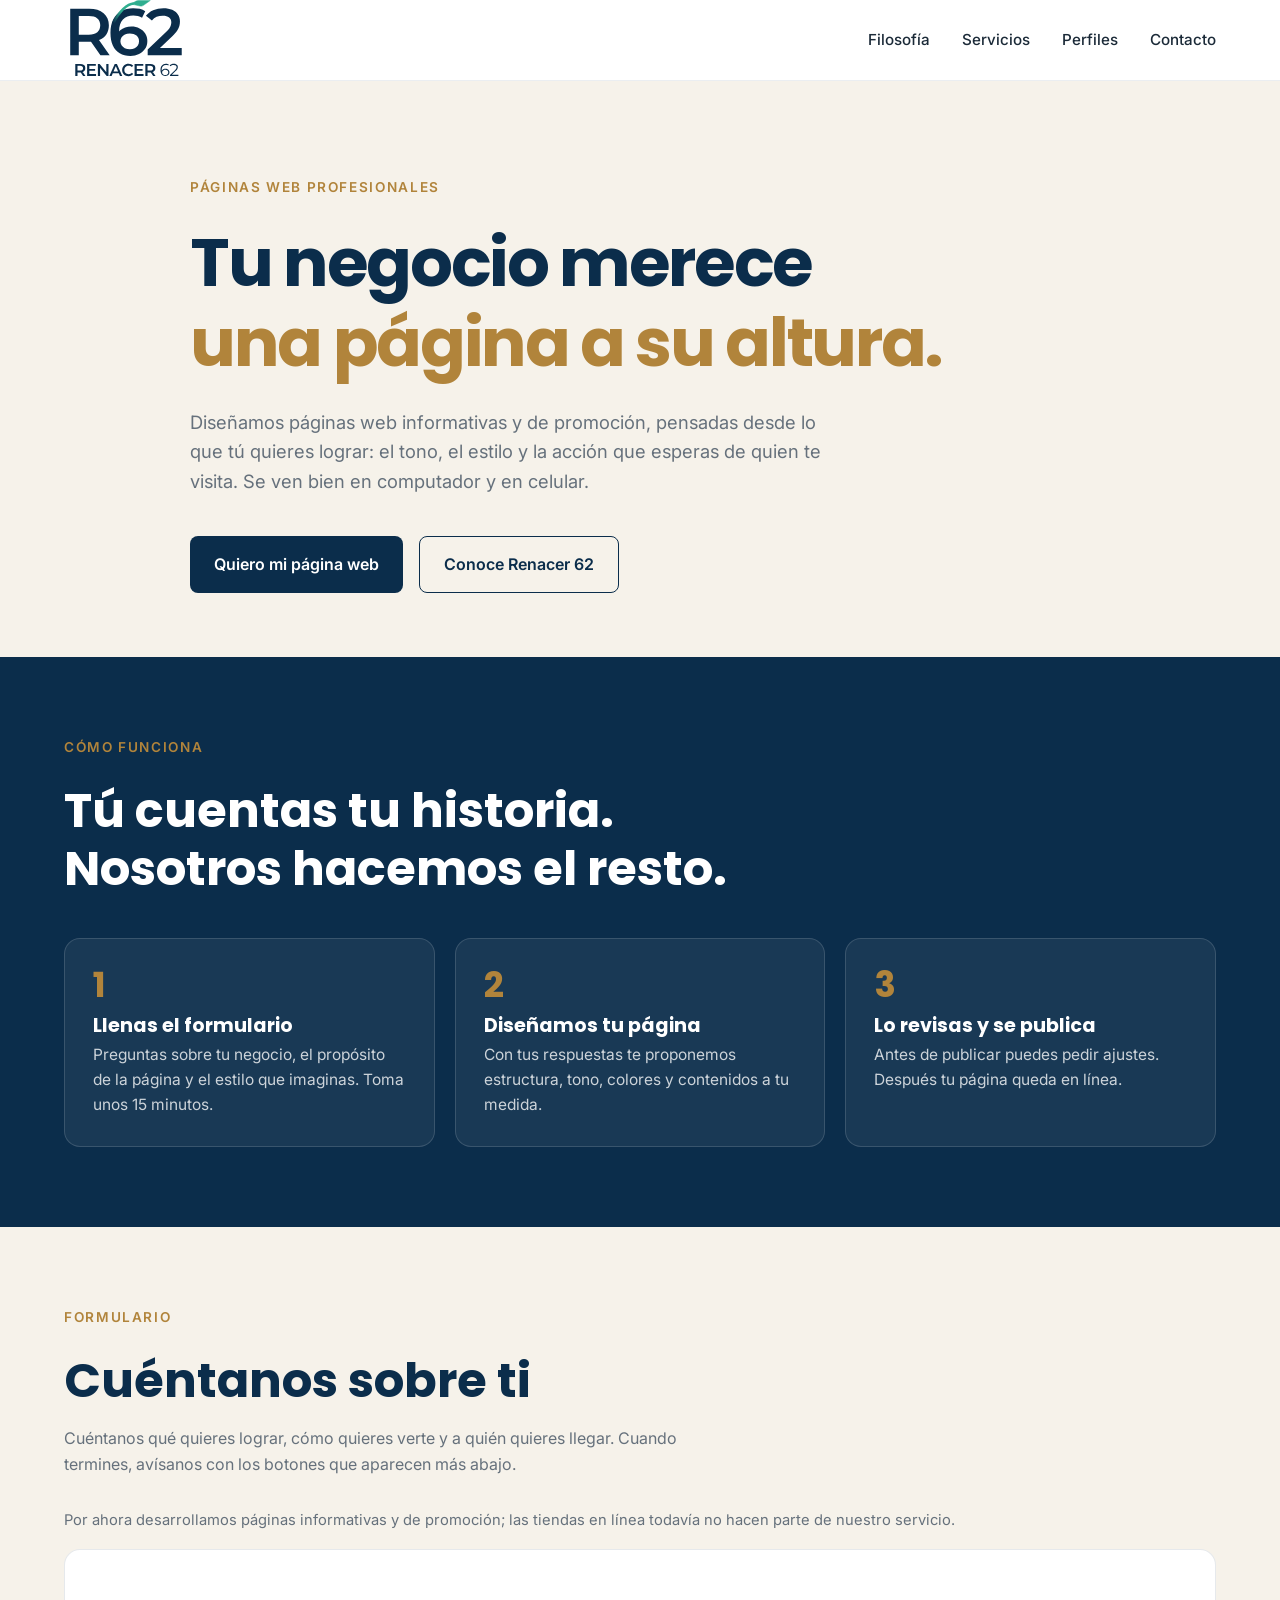
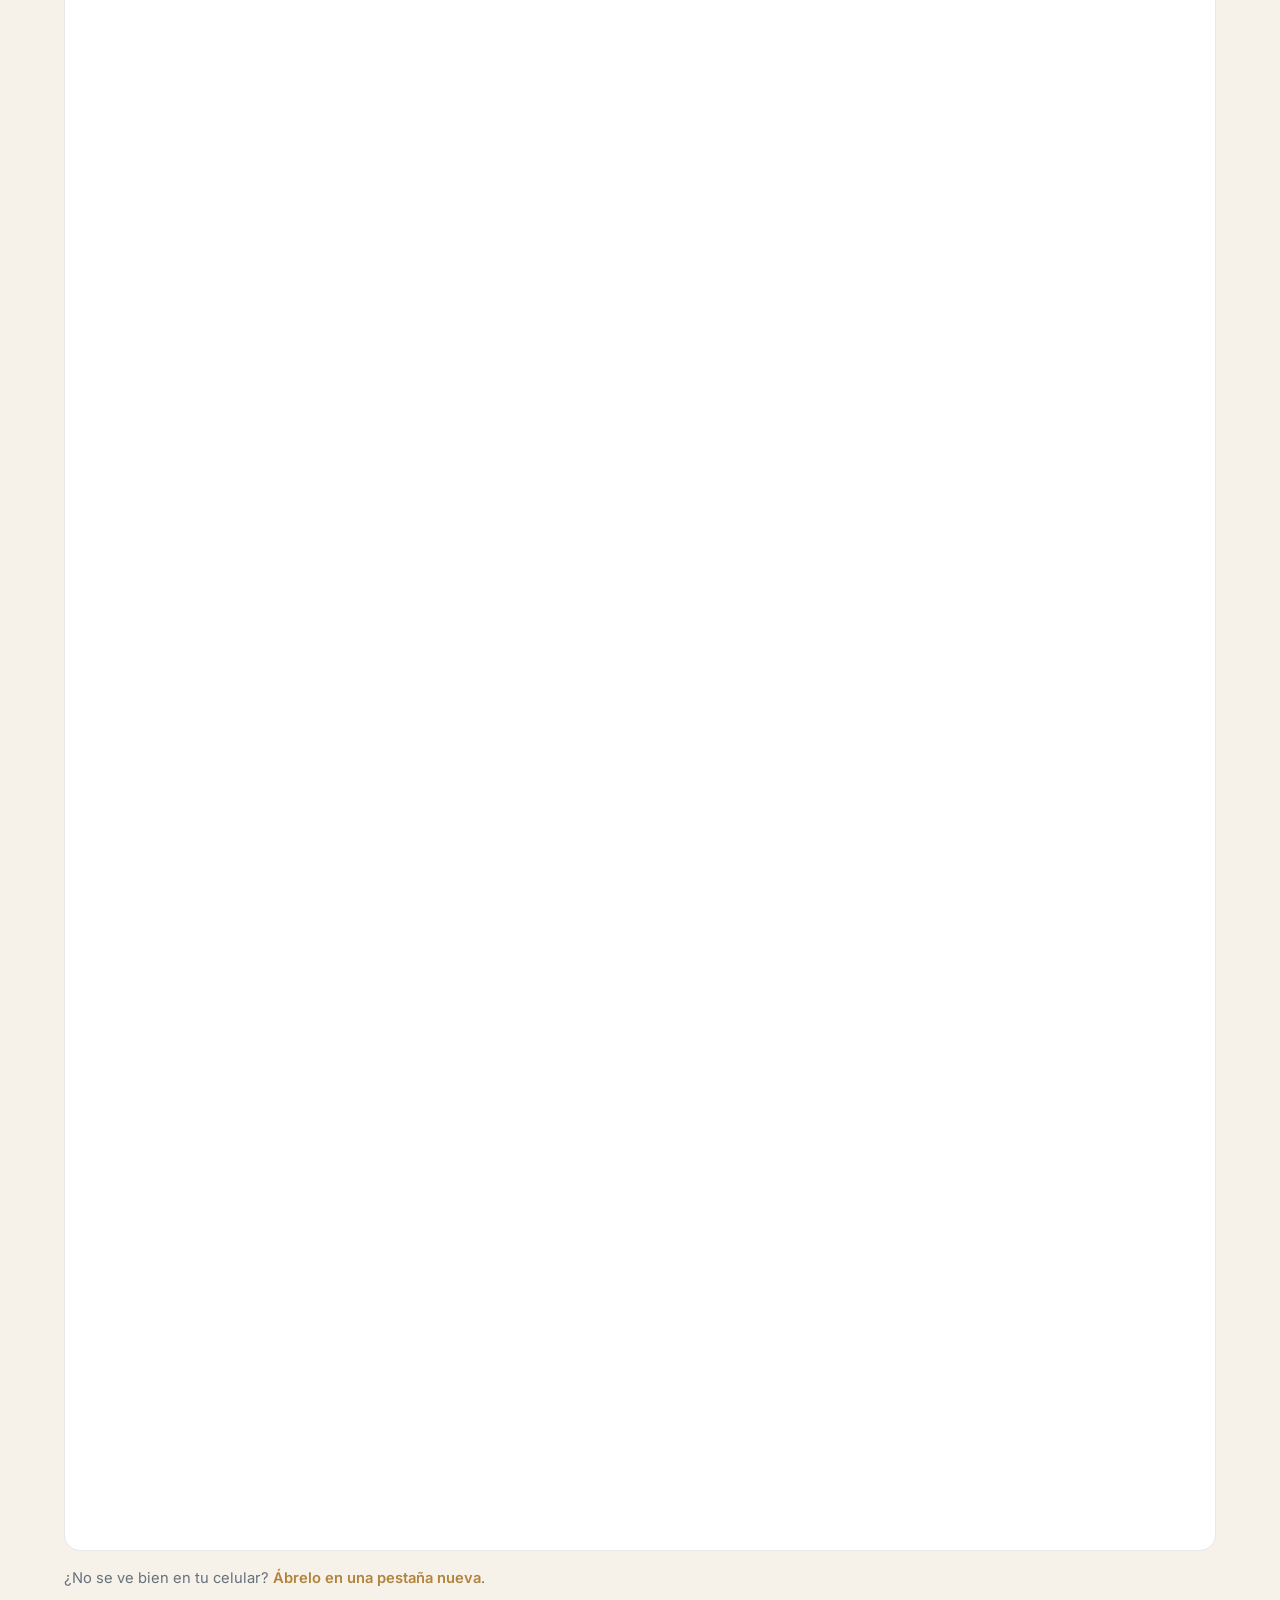
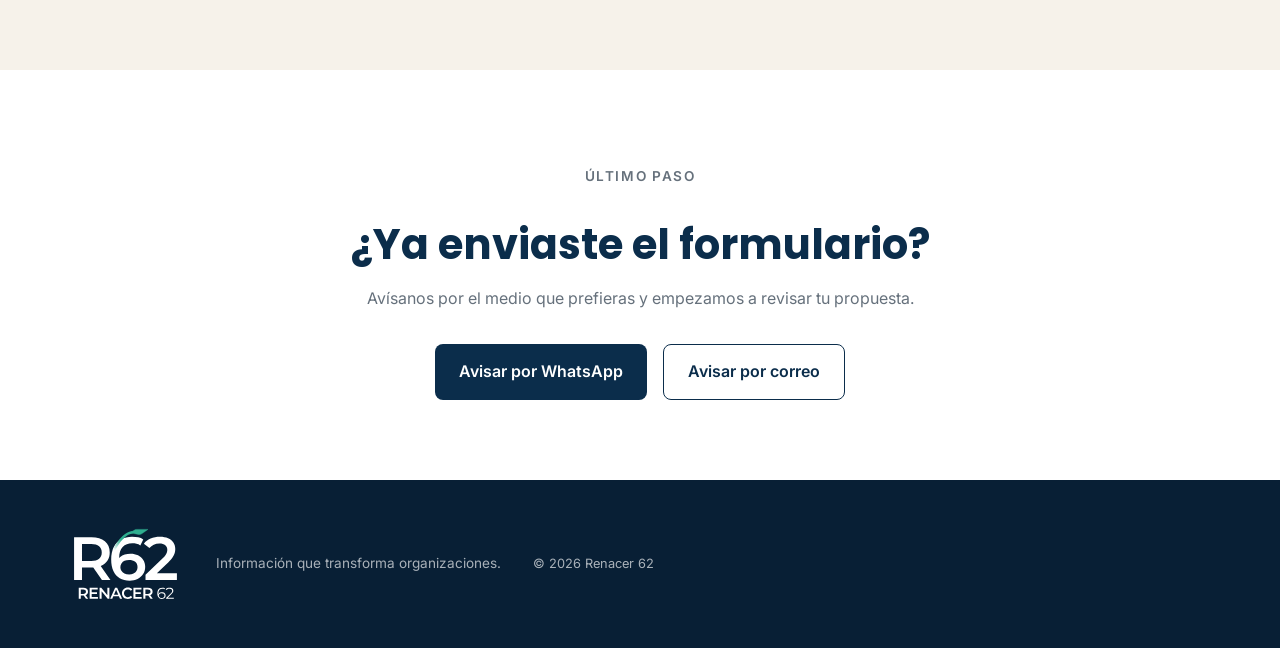
<file: pagina-web/index.html>
<!DOCTYPE html>
<html lang="es">

<head>
    <meta charset="UTF-8">
    <meta name="viewport" content="width=device-width, initial-scale=1.0">

    <title>Tu página web profesional | Renacer 62</title>

    <meta name="description" content="Diseñamos tu página web profesional a partir de lo que quieres comunicar: elegante, clara y adaptada a computador y celular.">
    <meta name="author" content="Renacer 62">
    <meta name="robots" content="index, follow">

    <meta property="og:type" content="website">
    <meta property="og:url" content="https://renacer62.com/pagina-web/">
    <meta property="og:title" content="Tu página web profesional | Renacer 62">
    <meta property="og:description" content="Una página web que expresa lo que tu negocio quiere decir.">
    <meta property="og:image" content="https://renacer62.com/assets/img/renacer62-social.png">

    <link rel="icon" type="image/png" sizes="32x32" href="/assets/icons/favicon-32x32.png">
    <link rel="apple-touch-icon" sizes="180x180" href="/assets/icons/apple-touch-icon.png">
    <link rel="canonical" href="https://renacer62.com/pagina-web/">

    <link rel="preconnect" href="https://fonts.googleapis.com">
    <link rel="preconnect" href="https://fonts.gstatic.com" crossorigin>
    <link href="https://fonts.googleapis.com/css2?family=Inter:wght@400;500;600;700&family=Poppins:wght@500;600;700&display=swap" rel="stylesheet">

    <link rel="stylesheet" href="/assets/css/main.css">

    <style>
        .pd-hero { padding-block: 6rem 4rem; }
        .pd-hero .container { max-width: 900px; }
        .pd-hero h1 { font-size: clamp(2.4rem, 6vw, 4.2rem); letter-spacing: -0.035em; }
        .pd-hero h1 span { display: block; color: var(--color-secondary); }
        .pd-hero p.lead { max-width: 650px; margin-top: 1.5rem; font-size: 1.15rem; color: var(--color-text-light); }
        .pd-hero .hero__actions { flex-wrap: wrap; }

        .pd-steps { padding-block: 5rem; background: var(--color-primary); }
        .pd-steps h2 { color: var(--color-surface); font-size: clamp(2rem, 4vw, 3rem); max-width: 700px; }
        .pd-steps__grid { display: grid; gap: 1.25rem; margin-top: 2.5rem; grid-template-columns: repeat(auto-fit, minmax(240px, 1fr)); }
        .pd-step { background: rgba(255,255,255,.06); border: 1px solid rgba(255,255,255,.14); border-radius: var(--radius-medium); padding: 1.75rem; }
        .pd-step b { font-family: var(--font-title); font-size: 2.2rem; color: var(--color-secondary); line-height: 1; }
        .pd-step h3 { color: var(--color-surface); font-size: 1.2rem; margin: .6rem 0 .4rem; }
        .pd-step p { color: rgba(255,255,255,.78); font-size: .97rem; margin: 0; }

        .pd-form { padding-block: 5rem; }
        .pd-form h2 { font-size: clamp(2rem, 4vw, 3rem); }
        .pd-form .intro { max-width: 640px; margin: 1rem 0 2rem; color: var(--color-text-light); }
        .pd-form__box { background: var(--color-surface); border: 1px solid rgba(11,45,75,.1); border-radius: var(--radius-medium); overflow: hidden; }
        .pd-form__box iframe { display: block; width: 100%; height: 1600px; border: 0; }
        .pd-form__alt { margin-top: 1rem; font-size: .92rem; color: var(--color-text-light); }
        .pd-form__alt a { color: var(--color-secondary); font-weight: 600; }

        .pd-notify { padding-block: 5rem; background: var(--color-surface); text-align: center; }
        .pd-notify h2 { font-size: clamp(1.8rem, 4vw, 2.6rem); }
        .pd-notify p { max-width: 560px; margin: 1rem auto 2rem; color: var(--color-text-light); }
        .pd-notify__btns { display: flex; gap: 1rem; justify-content: center; flex-wrap: wrap; }

        @media (max-width: 640px) {
            .pd-hero { padding-block: 3.5rem 2.5rem; }
            .pd-form__box iframe { height: 1900px; }
            .pd-hero .button, .pd-notify .button { width: 100%; }
        }
    </style>
</head>

<body>

    <header class="header">
        <div class="container header__content">
            <a href="/" class="header__logo" aria-label="Renacer 62 - Inicio">
                <img src="/assets/brand/r62-logo-principal.svg" alt="Renacer 62">
            </a>

            <button class="header__toggle" type="button" aria-label="Abrir menú" aria-expanded="false" aria-controls="main-navigation">
                <span></span><span></span><span></span>
            </button>

            <nav class="header__nav" id="main-navigation">
                <a href="/#filosofia">Filosofía</a>
                <a href="/#servicios">Servicios</a>
                <a href="/#perfiles">Perfiles</a>
                <a href="/#contacto">Contacto</a>
            </nav>
        </div>
    </header>

    <main>

        <section class="pd-hero">
            <div class="container">
                <p class="hero__eyebrow">Páginas web profesionales</p>
                <h1>
                    Tu negocio merece
                    <span>una página a su altura.</span>
                </h1>
                <p class="lead">
                    Diseñamos páginas web informativas y de promoción, pensadas desde lo que tú quieres lograr: el tono, el estilo y la acción que esperas de quien te visita. Se ven bien en computador y en celular.
                </p>
                <div class="hero__actions">
                    <a href="#formulario" class="button button--primary">Quiero mi página web</a>
                    <a href="/" class="button button--secondary">Conoce Renacer 62</a>
                </div>
            </div>
        </section>

        <section class="pd-steps">
            <div class="container">
                <p class="section-label">Cómo funciona</p>
                <h2>Tú cuentas tu historia. Nosotros hacemos el resto.</h2>

                <div class="pd-steps__grid">
                    <div class="pd-step">
                        <b>1</b>
                        <h3>Llenas el formulario</h3>
                        <p>Preguntas sobre tu negocio, el propósito de la página y el estilo que imaginas. Toma unos 15 minutos.</p>
                    </div>
                    <div class="pd-step">
                        <b>2</b>
                        <h3>Diseñamos tu página</h3>
                        <p>Con tus respuestas te proponemos estructura, tono, colores y contenidos a tu medida.</p>
                    </div>
                    <div class="pd-step">
                        <b>3</b>
                        <h3>Lo revisas y se publica</h3>
                        <p>Antes de publicar puedes pedir ajustes. Después tu página queda en línea.</p>
                    </div>
                </div>
            </div>
        </section>

        <section class="pd-form" id="formulario">
            <div class="container">
                <p class="section-label">Formulario</p>
                <h2>Cuéntanos sobre ti</h2>
                <p class="intro">Cuéntanos qué quieres lograr, cómo quieres verte y a quién quieres llegar. Cuando termines, avísanos con los botones que aparecen más abajo.</p>

                <p class="pd-form__alt" style="margin:0 0 1rem">Por ahora desarrollamos páginas informativas y de promoción; las tiendas en línea todavía no hacen parte de nuestro servicio.</p>

                <div class="pd-form__box">
                    <iframe
                        title="Formulario Página Web Profesional R62"
                        loading="lazy"
                        src="https://docs.google.com/forms/d/e/1FAIpQLScYMzF1ssCGRNHePyXth9xnp2G5OJoYcwJhPucsmLRydE6sjQ/viewform?embedded=true">
                        Cargando…
                    </iframe>
                </div>

                <p class="pd-form__alt">
                    ¿No se ve bien en tu celular?
                    <a href="https://docs.google.com/forms/d/e/1FAIpQLScYMzF1ssCGRNHePyXth9xnp2G5OJoYcwJhPucsmLRydE6sjQ/viewform" target="_blank" rel="noopener noreferrer">Ábrelo en una pestaña nueva</a>.
                </p>
            </div>
        </section>

        <section class="pd-notify">
            <div class="container">
                <p class="section-label">Último paso</p>
                <h2>¿Ya enviaste el formulario?</h2>
                <p>Avísanos por el medio que prefieras y empezamos a revisar tu propuesta.</p>

                <div class="pd-notify__btns">
                    <a class="button button--primary" target="_blank" rel="noopener noreferrer"
                       href="https://wa.me/573148454527?text=Hola%2C%20acabo%20de%20enviar%20el%20formulario%20para%20mi%20p%C3%A1gina%20web.">
                        Avisar por WhatsApp
                    </a>
                    <a class="button button--secondary"
                       href="mailto:jorgecarmonasig@gmail.com?subject=Formulario%20enviado%20-%20P%C3%A1gina%20web&body=Hola%2C%20acabo%20de%20enviar%20el%20formulario%20para%20mi%20p%C3%A1gina%20web.%0A%0AMi%20nombre%3A%20">
                        Avisar por correo
                    </a>
                </div>
            </div>
        </section>

    </main>

    <footer class="footer">
        <div class="container footer__content">
            <a href="/" class="footer__brand" aria-label="Renacer 62 - Inicio">
                <img src="/assets/brand/r62-logo-negativo.svg" alt="Renacer 62">
            </a>
            <p class="footer__message">Información que transforma organizaciones.</p>
            <p class="footer__copyright">© 2026 Renacer 62</p>
        </div>
    </footer>

    <script src="/assets/js/main.js"></script>
</body>
</html>
</file>
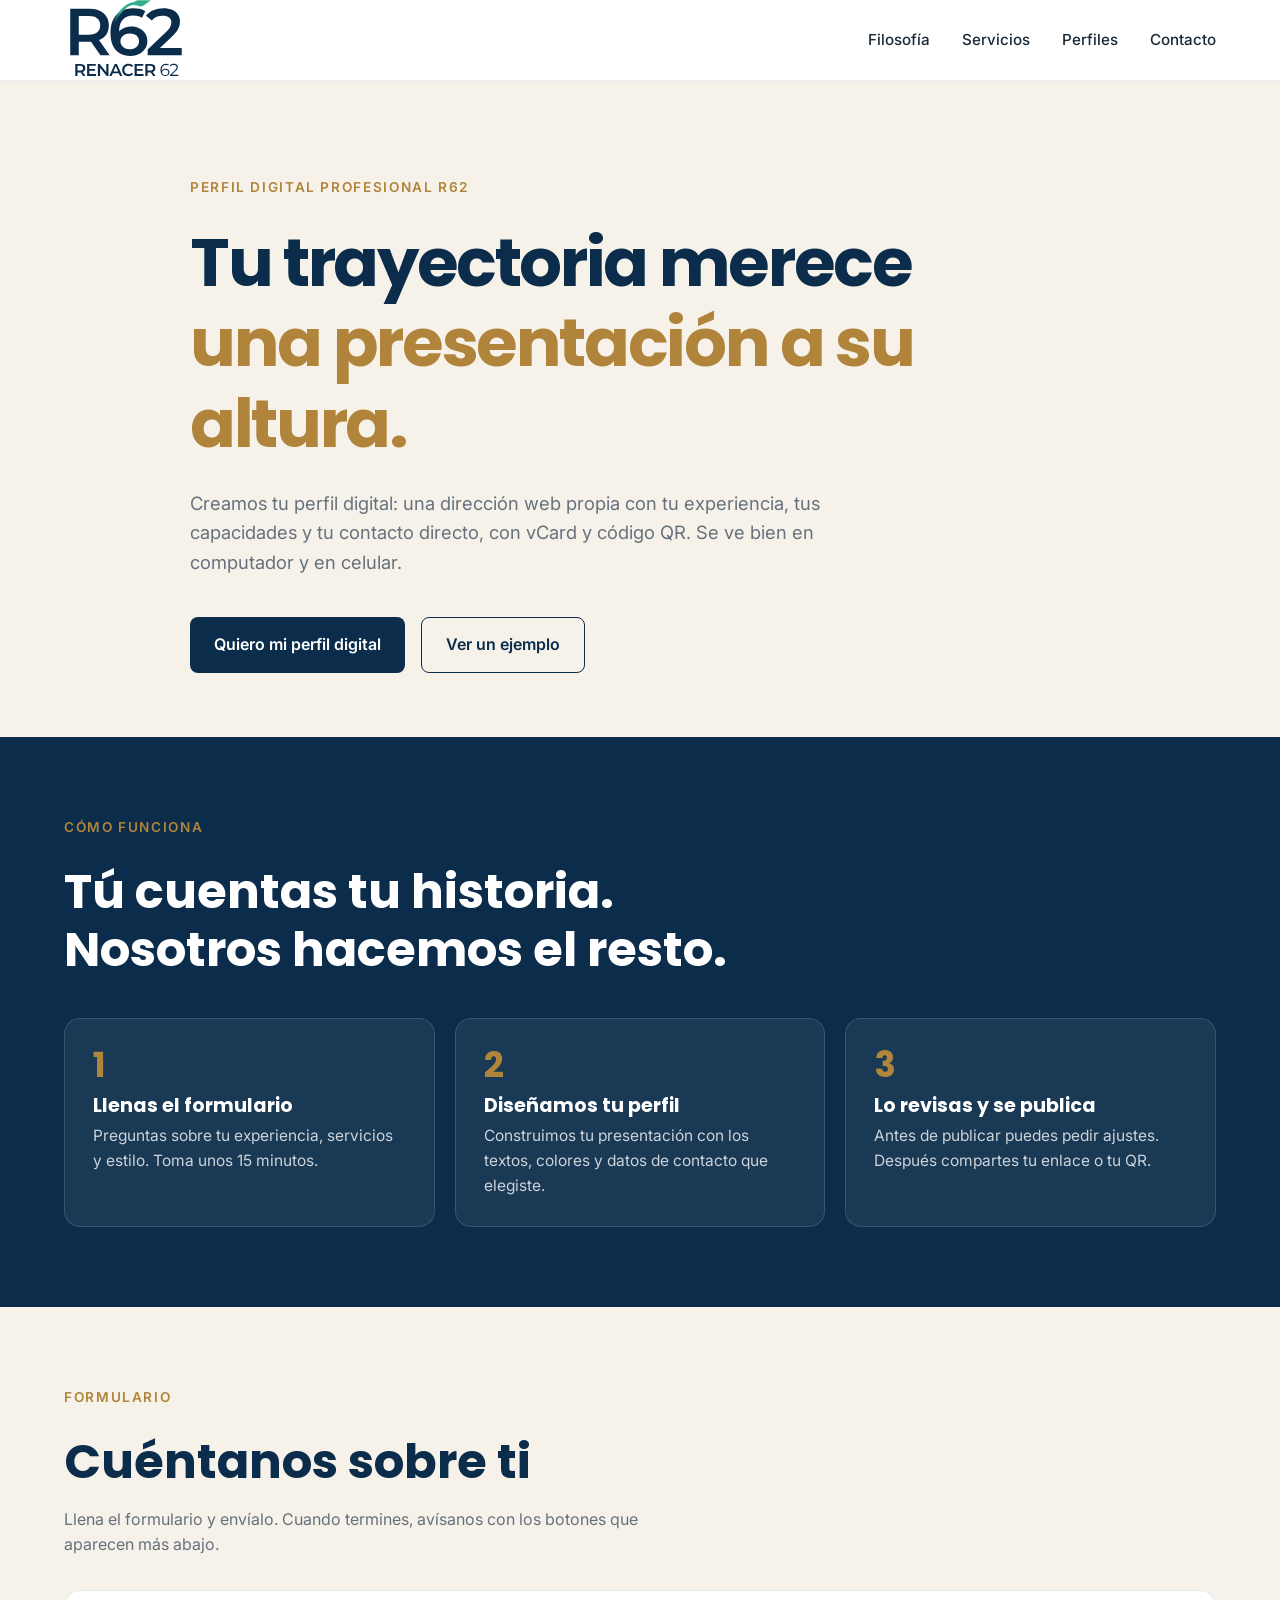
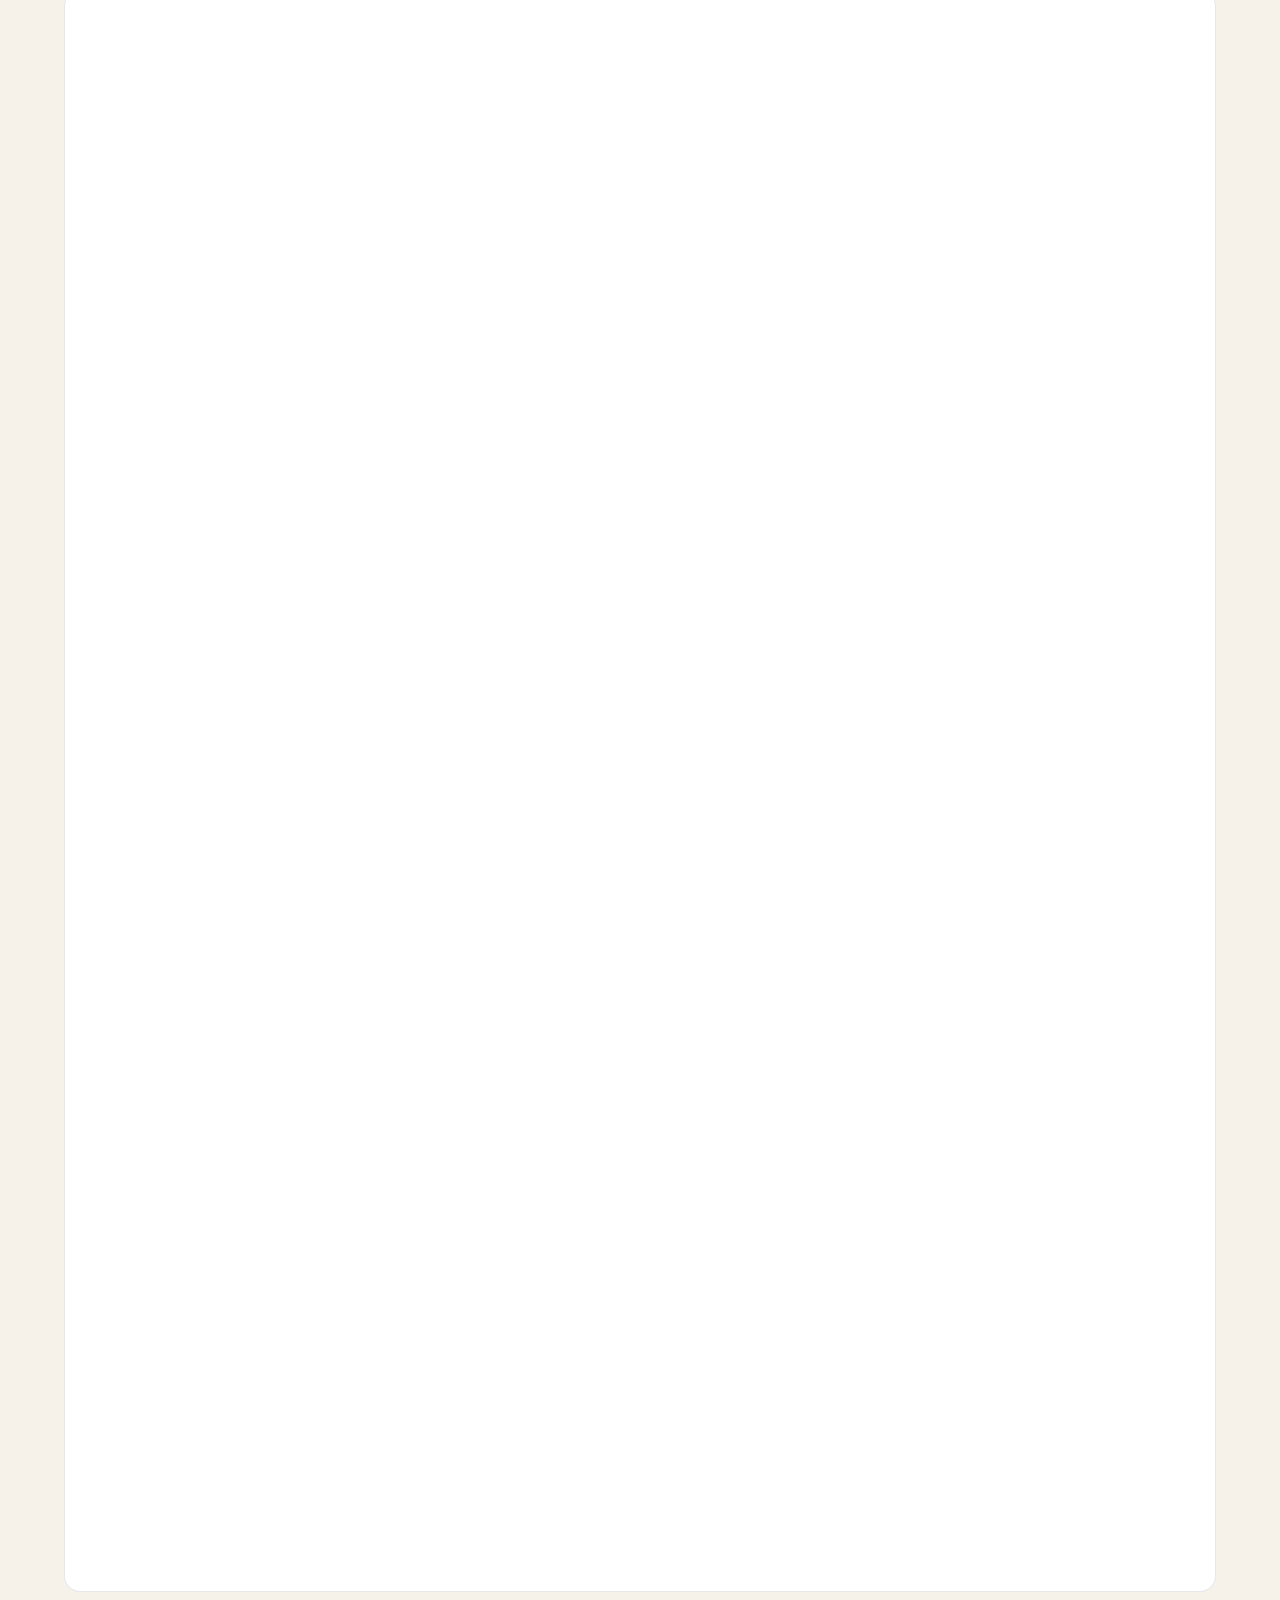
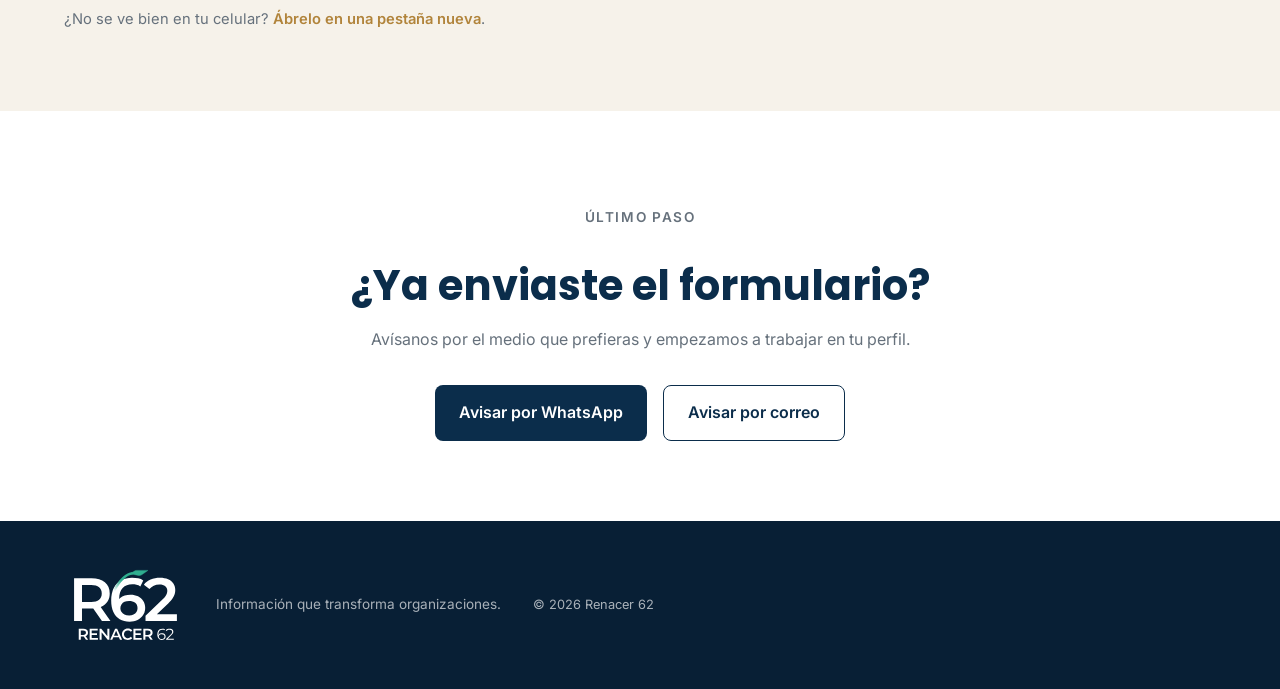
<file: perfil-digital/index.html>
<!DOCTYPE html>
<html lang="es">

<head>
    <meta charset="UTF-8">
    <meta name="viewport" content="width=device-width, initial-scale=1.0">

    <title>Crea tu Perfil Digital Profesional | Renacer 62</title>

    <meta name="description" content="Crea tu Perfil Digital Profesional R62: una presentación elegante de tu trayectoria, con contacto directo, vCard y código QR, para computador y celular.">
    <meta name="author" content="Renacer 62">
    <meta name="robots" content="index, follow">

    <meta property="og:type" content="website">
    <meta property="og:url" content="https://renacer62.com/perfil-digital/">
    <meta property="og:title" content="Crea tu Perfil Digital Profesional | Renacer 62">
    <meta property="og:description" content="Tu trayectoria, presentada a la altura de lo que has construido.">
    <meta property="og:image" content="https://renacer62.com/assets/img/renacer62-social.png">

    <link rel="icon" type="image/png" sizes="32x32" href="/assets/icons/favicon-32x32.png">
    <link rel="apple-touch-icon" sizes="180x180" href="/assets/icons/apple-touch-icon.png">
    <link rel="canonical" href="https://renacer62.com/perfil-digital/">

    <link rel="preconnect" href="https://fonts.googleapis.com">
    <link rel="preconnect" href="https://fonts.gstatic.com" crossorigin>
    <link href="https://fonts.googleapis.com/css2?family=Inter:wght@400;500;600;700&family=Poppins:wght@500;600;700&display=swap" rel="stylesheet">

    <link rel="stylesheet" href="/assets/css/main.css">

    <style>
        .pd-hero { padding-block: 6rem 4rem; }
        .pd-hero .container { max-width: 900px; }
        .pd-hero h1 { font-size: clamp(2.4rem, 6vw, 4.2rem); letter-spacing: -0.035em; }
        .pd-hero h1 span { display: block; color: var(--color-secondary); }
        .pd-hero p.lead { max-width: 650px; margin-top: 1.5rem; font-size: 1.15rem; color: var(--color-text-light); }
        .pd-hero .hero__actions { flex-wrap: wrap; }

        .pd-steps { padding-block: 5rem; background: var(--color-primary); }
        .pd-steps h2 { color: var(--color-surface); font-size: clamp(2rem, 4vw, 3rem); max-width: 700px; }
        .pd-steps__grid { display: grid; gap: 1.25rem; margin-top: 2.5rem; grid-template-columns: repeat(auto-fit, minmax(240px, 1fr)); }
        .pd-step { background: rgba(255,255,255,.06); border: 1px solid rgba(255,255,255,.14); border-radius: var(--radius-medium); padding: 1.75rem; }
        .pd-step b { font-family: var(--font-title); font-size: 2.2rem; color: var(--color-secondary); line-height: 1; }
        .pd-step h3 { color: var(--color-surface); font-size: 1.2rem; margin: .6rem 0 .4rem; }
        .pd-step p { color: rgba(255,255,255,.78); font-size: .97rem; margin: 0; }

        .pd-form { padding-block: 5rem; }
        .pd-form h2 { font-size: clamp(2rem, 4vw, 3rem); }
        .pd-form .intro { max-width: 640px; margin: 1rem 0 2rem; color: var(--color-text-light); }
        .pd-form__box { background: var(--color-surface); border: 1px solid rgba(11,45,75,.1); border-radius: var(--radius-medium); overflow: hidden; }
        .pd-form__box iframe { display: block; width: 100%; height: 1600px; border: 0; }
        .pd-form__alt { margin-top: 1rem; font-size: .92rem; color: var(--color-text-light); }
        .pd-form__alt a { color: var(--color-secondary); font-weight: 600; }

        .pd-notify { padding-block: 5rem; background: var(--color-surface); text-align: center; }
        .pd-notify h2 { font-size: clamp(1.8rem, 4vw, 2.6rem); }
        .pd-notify p { max-width: 560px; margin: 1rem auto 2rem; color: var(--color-text-light); }
        .pd-notify__btns { display: flex; gap: 1rem; justify-content: center; flex-wrap: wrap; }

        @media (max-width: 640px) {
            .pd-hero { padding-block: 3.5rem 2.5rem; }
            .pd-form__box iframe { height: 1900px; }
            .pd-hero .button, .pd-notify .button { width: 100%; }
        }
    </style>
</head>

<body>

    <header class="header">
        <div class="container header__content">
            <a href="/" class="header__logo" aria-label="Renacer 62 - Inicio">
                <img src="/assets/brand/r62-logo-principal.svg" alt="Renacer 62">
            </a>

            <button class="header__toggle" type="button" aria-label="Abrir menú" aria-expanded="false" aria-controls="main-navigation">
                <span></span><span></span><span></span>
            </button>

            <nav class="header__nav" id="main-navigation">
                <a href="/#filosofia">Filosofía</a>
                <a href="/#servicios">Servicios</a>
                <a href="/#perfiles">Perfiles</a>
                <a href="/#contacto">Contacto</a>
            </nav>
        </div>
    </header>

    <main>

        <section class="pd-hero">
            <div class="container">
                <p class="hero__eyebrow">Perfil Digital Profesional R62</p>
                <h1>
                    Tu trayectoria merece
                    <span>una presentación a su altura.</span>
                </h1>
                <p class="lead">
                    Creamos tu perfil digital: una dirección web propia con tu experiencia,
                    tus capacidades y tu contacto directo, con vCard y código QR.
                    Se ve bien en computador y en celular.
                </p>
                <div class="hero__actions">
                    <a href="#formulario" class="button button--primary">Quiero mi perfil digital</a>
                    <a href="/perfiles/jorge-carmona/" class="button button--secondary">Ver un ejemplo</a>
                </div>
            </div>
        </section>

        <section class="pd-steps">
            <div class="container">
                <p class="section-label">Cómo funciona</p>
                <h2>Tú cuentas tu historia. Nosotros hacemos el resto.</h2>

                <div class="pd-steps__grid">
                    <div class="pd-step">
                        <b>1</b>
                        <h3>Llenas el formulario</h3>
                        <p>Preguntas sobre tu experiencia, servicios y estilo. Toma unos 15 minutos.</p>
                    </div>
                    <div class="pd-step">
                        <b>2</b>
                        <h3>Diseñamos tu perfil</h3>
                        <p>Construimos tu presentación con los textos, colores y datos de contacto que elegiste.</p>
                    </div>
                    <div class="pd-step">
                        <b>3</b>
                        <h3>Lo revisas y se publica</h3>
                        <p>Antes de publicar puedes pedir ajustes. Después compartes tu enlace o tu QR.</p>
                    </div>
                </div>
            </div>
        </section>

        <section class="pd-form" id="formulario">
            <div class="container">
                <p class="section-label">Formulario</p>
                <h2>Cuéntanos sobre ti</h2>
                <p class="intro">Llena el formulario y envíalo. Cuando termines, avísanos con los botones que aparecen más abajo.</p>

                <div class="pd-form__box">
                    <iframe
                        title="Formulario Perfil Digital Profesional R62"
                        loading="lazy"
                        src="https://docs.google.com/forms/d/e/1FAIpQLSeuySqZlDo21hzIZvCao8H8s4FERHLAp_Nh1hoerCfgDVCndA/viewform?embedded=true">
                        Cargando…
                    </iframe>
                </div>

                <p class="pd-form__alt">
                    ¿No se ve bien en tu celular?
                    <a href="https://docs.google.com/forms/d/e/1FAIpQLSeuySqZlDo21hzIZvCao8H8s4FERHLAp_Nh1hoerCfgDVCndA/viewform" target="_blank" rel="noopener noreferrer">Ábrelo en una pestaña nueva</a>.
                </p>
            </div>
        </section>

        <section class="pd-notify">
            <div class="container">
                <p class="section-label">Último paso</p>
                <h2>¿Ya enviaste el formulario?</h2>
                <p>Avísanos por el medio que prefieras y empezamos a trabajar en tu perfil.</p>

                <div class="pd-notify__btns">
                    <a class="button button--primary" target="_blank" rel="noopener noreferrer"
                       href="https://wa.me/573148454527?text=Hola%2C%20acabo%20de%20enviar%20el%20formulario%20para%20mi%20Perfil%20Digital%20Profesional%20R62.">
                        Avisar por WhatsApp
                    </a>
                    <a class="button button--secondary"
                       href="mailto:jorgecarmonasig@gmail.com?subject=Formulario%20enviado%20-%20Perfil%20Digital%20R62&body=Hola%2C%20acabo%20de%20enviar%20el%20formulario%20para%20mi%20Perfil%20Digital%20Profesional%20R62.%0A%0AMi%20nombre%3A%20">
                        Avisar por correo
                    </a>
                </div>
            </div>
        </section>

    </main>

    <footer class="footer">
        <div class="container footer__content">
            <a href="/" class="footer__brand" aria-label="Renacer 62 - Inicio">
                <img src="/assets/brand/r62-logo-negativo.svg" alt="Renacer 62">
            </a>
            <p class="footer__message">Información que transforma organizaciones.</p>
            <p class="footer__copyright">© 2026 Renacer 62</p>
        </div>
    </footer>

    <script src="/assets/js/main.js"></script>
</body>
</html>
</file>
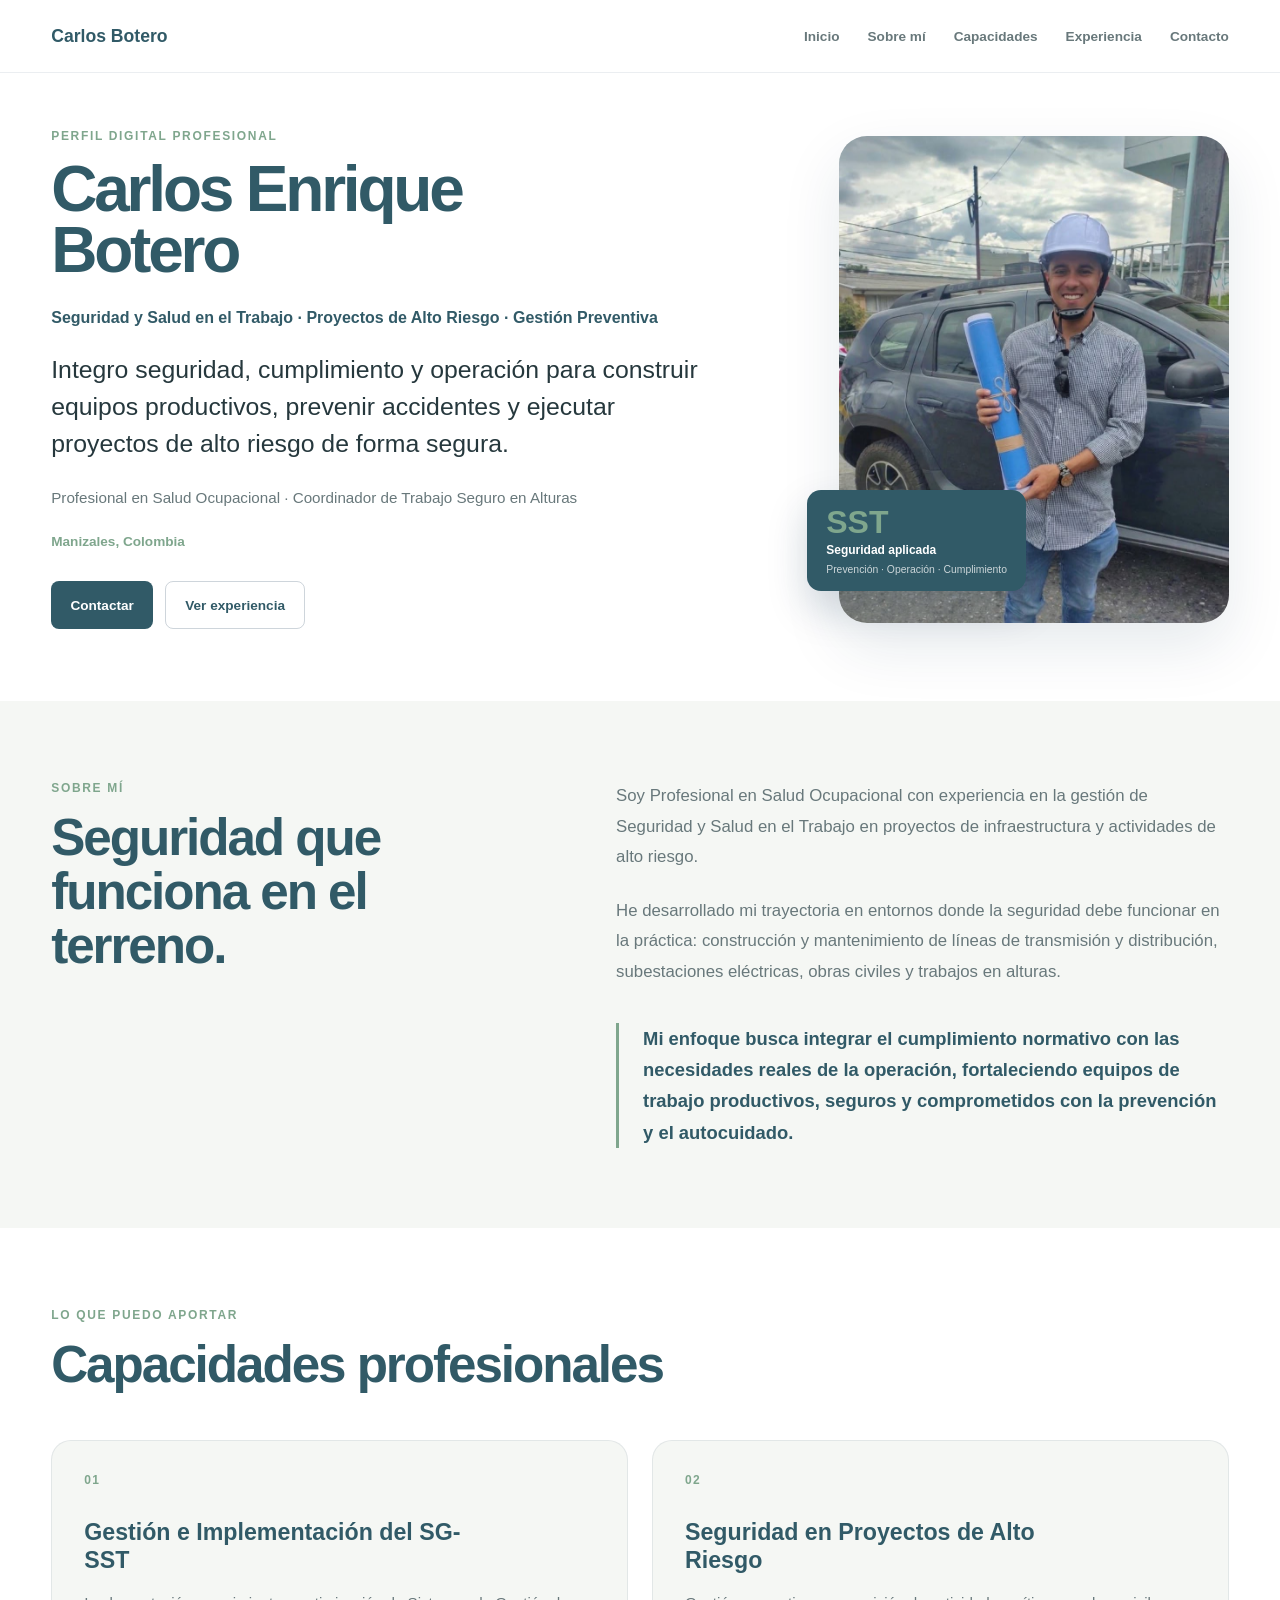
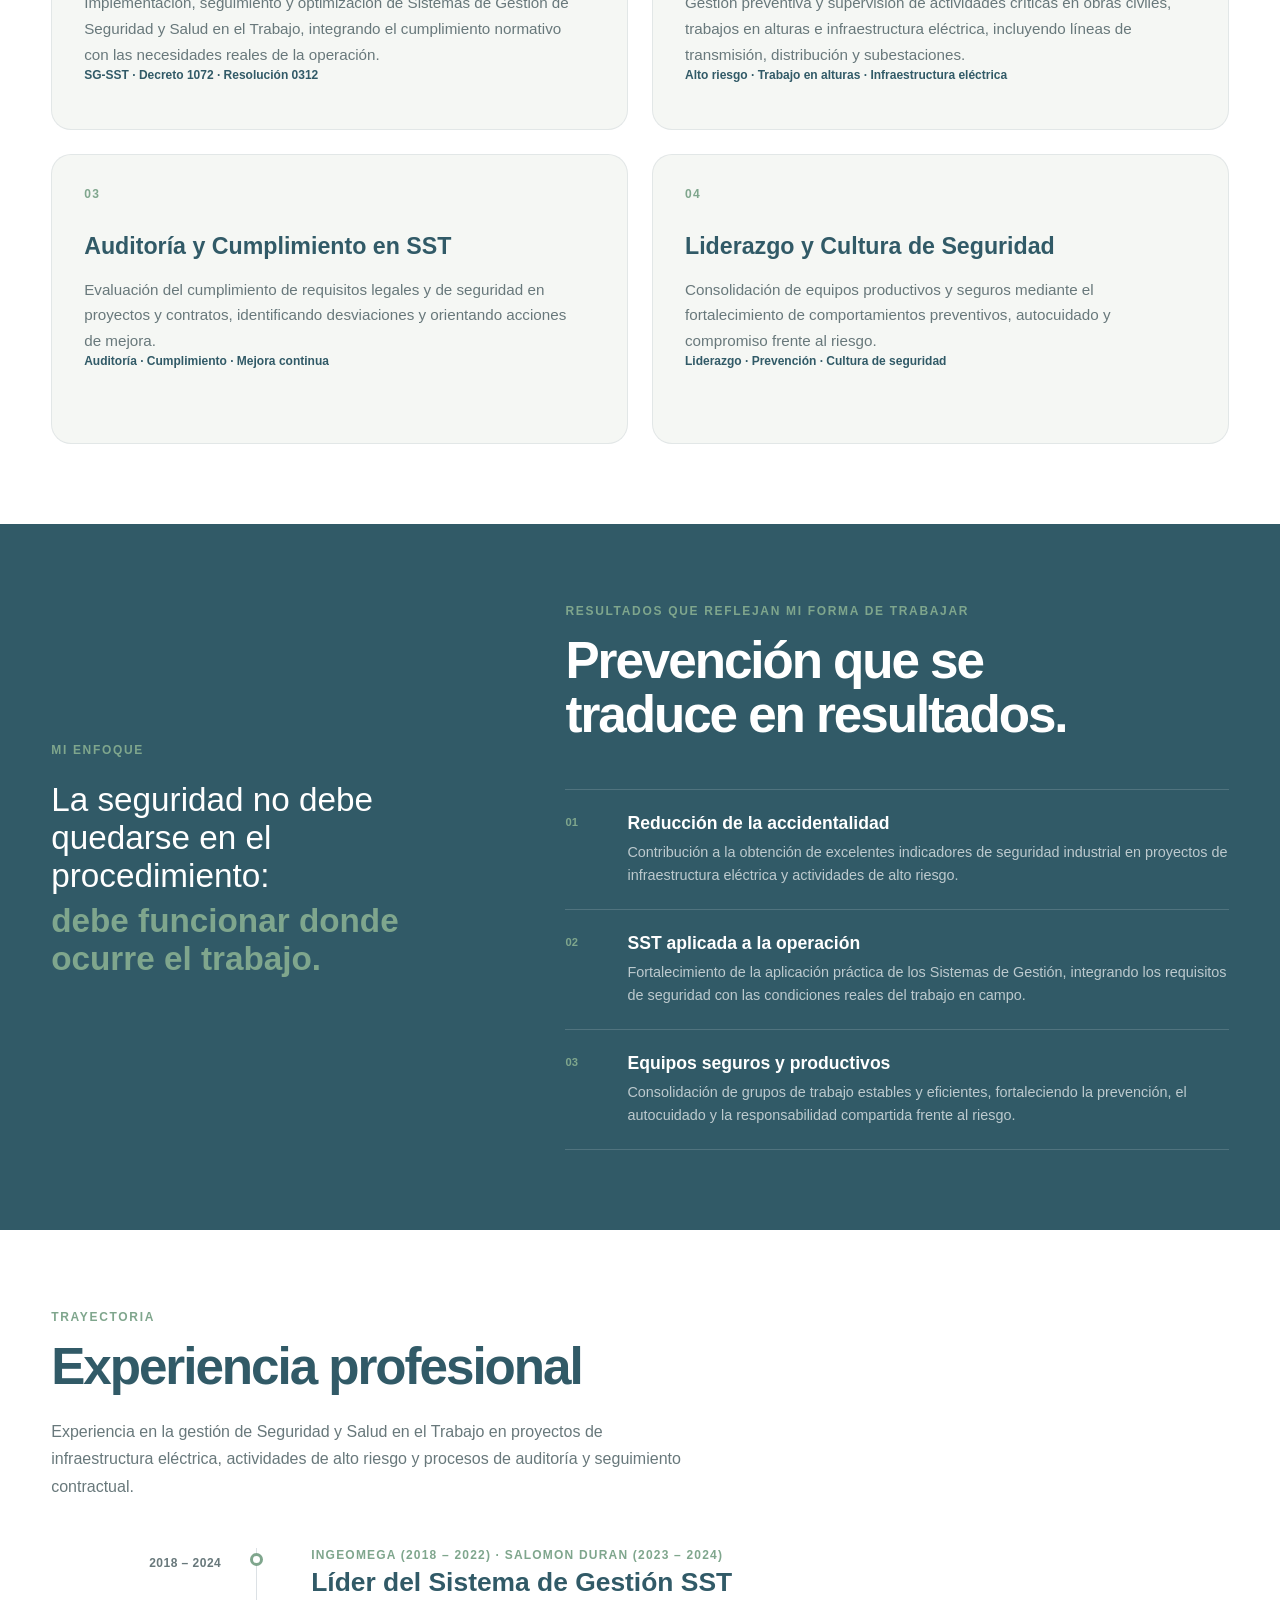
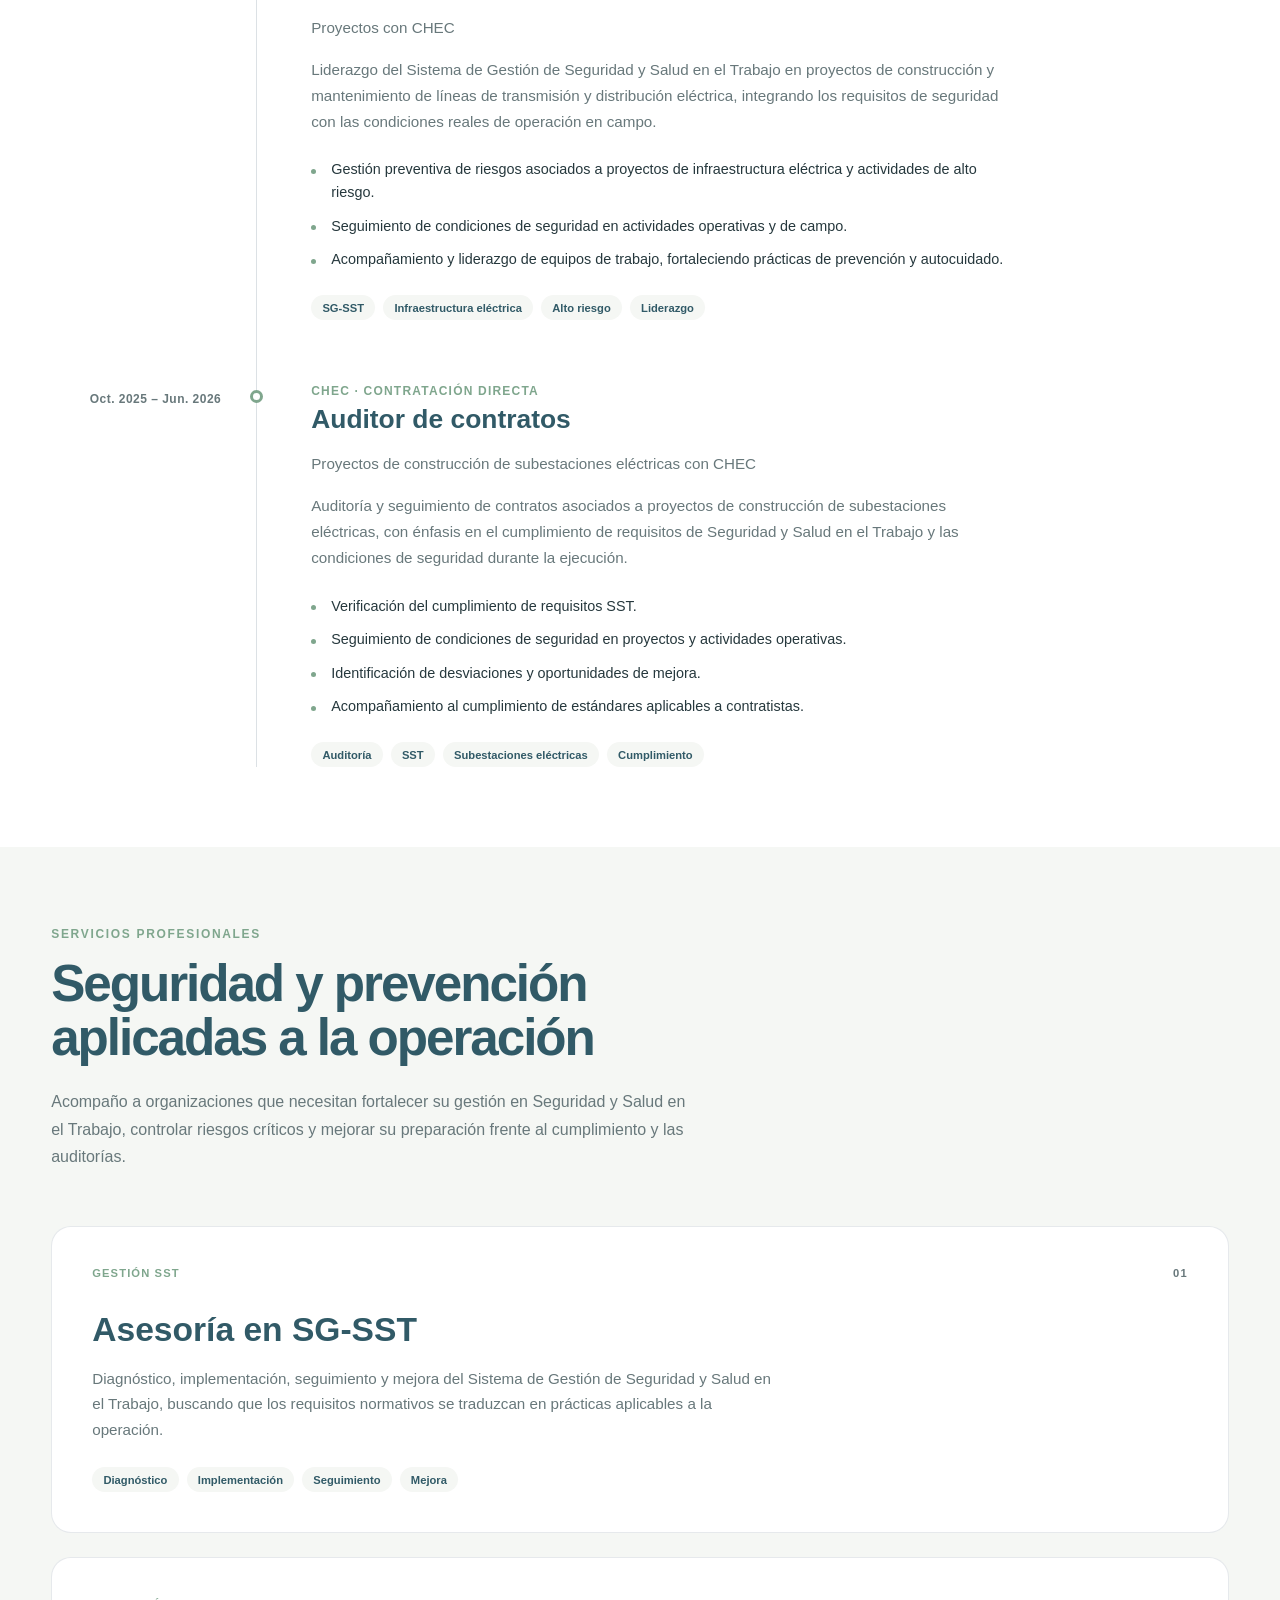
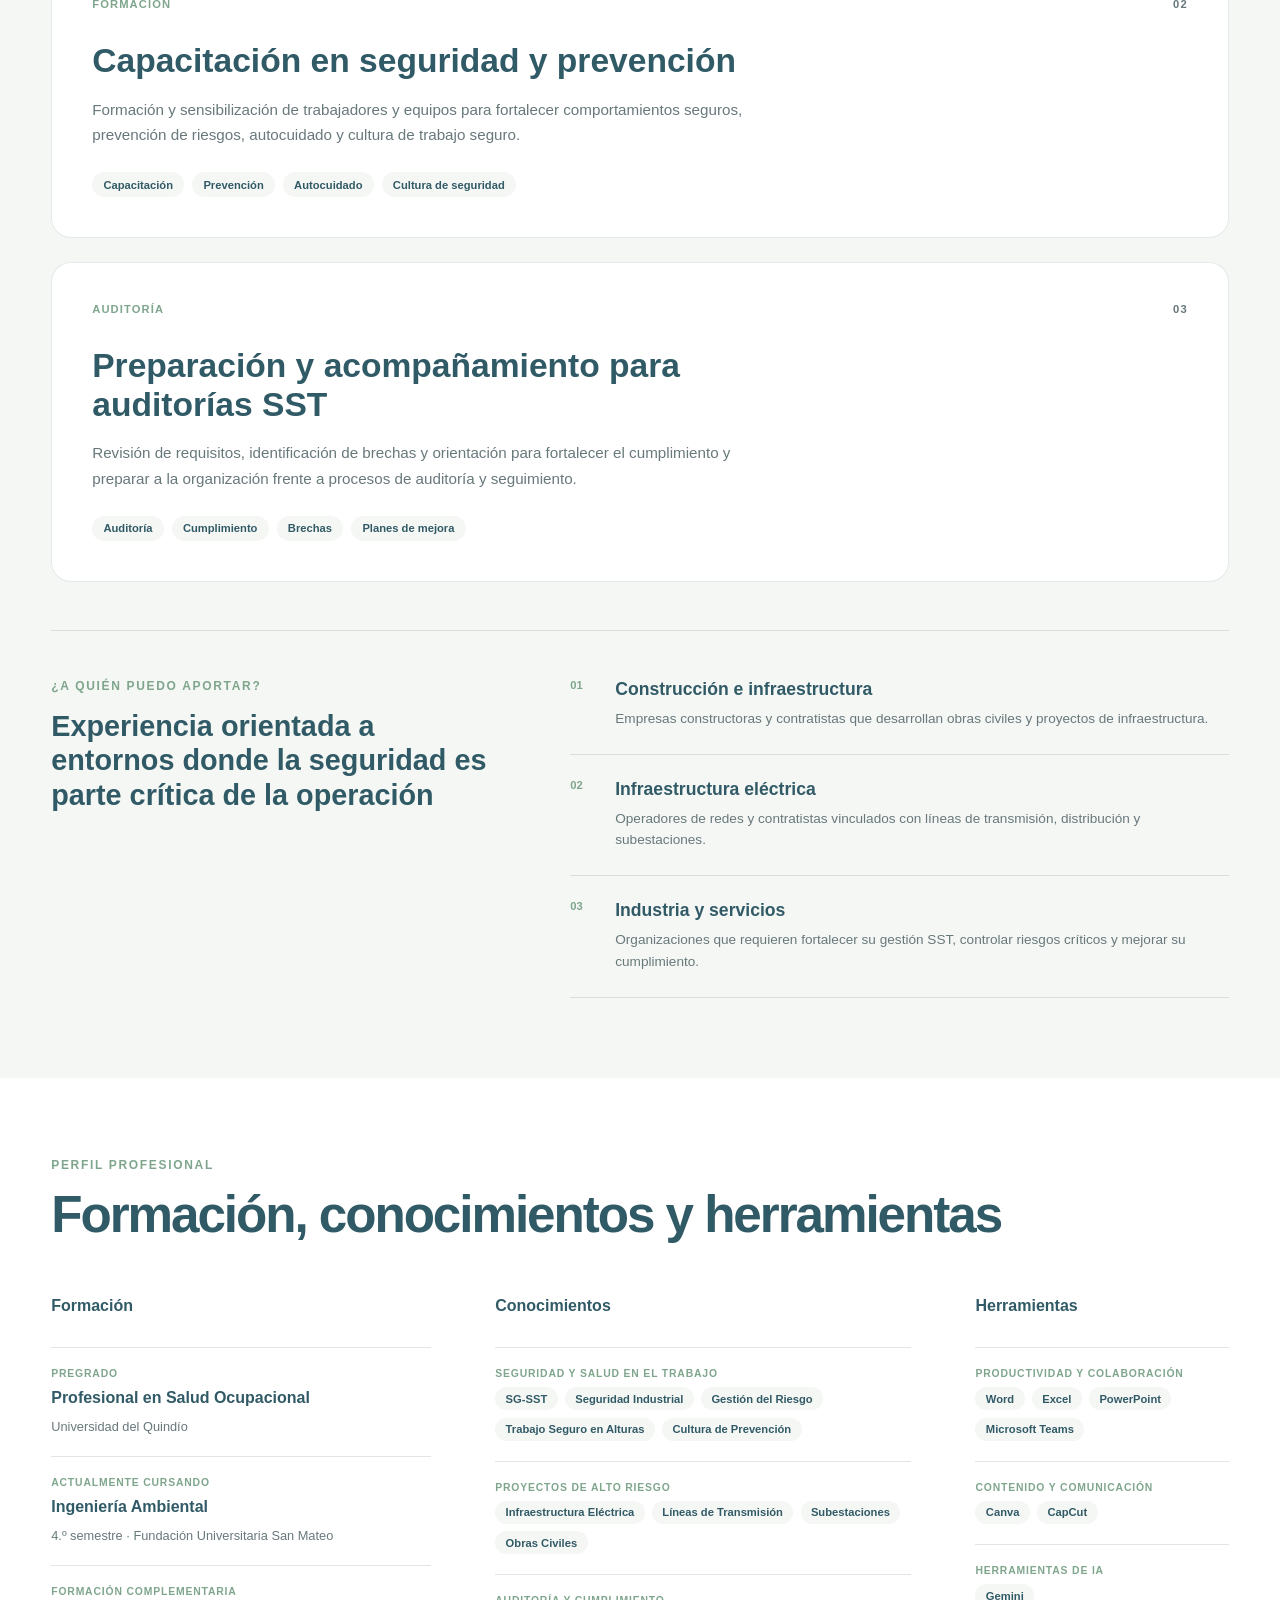
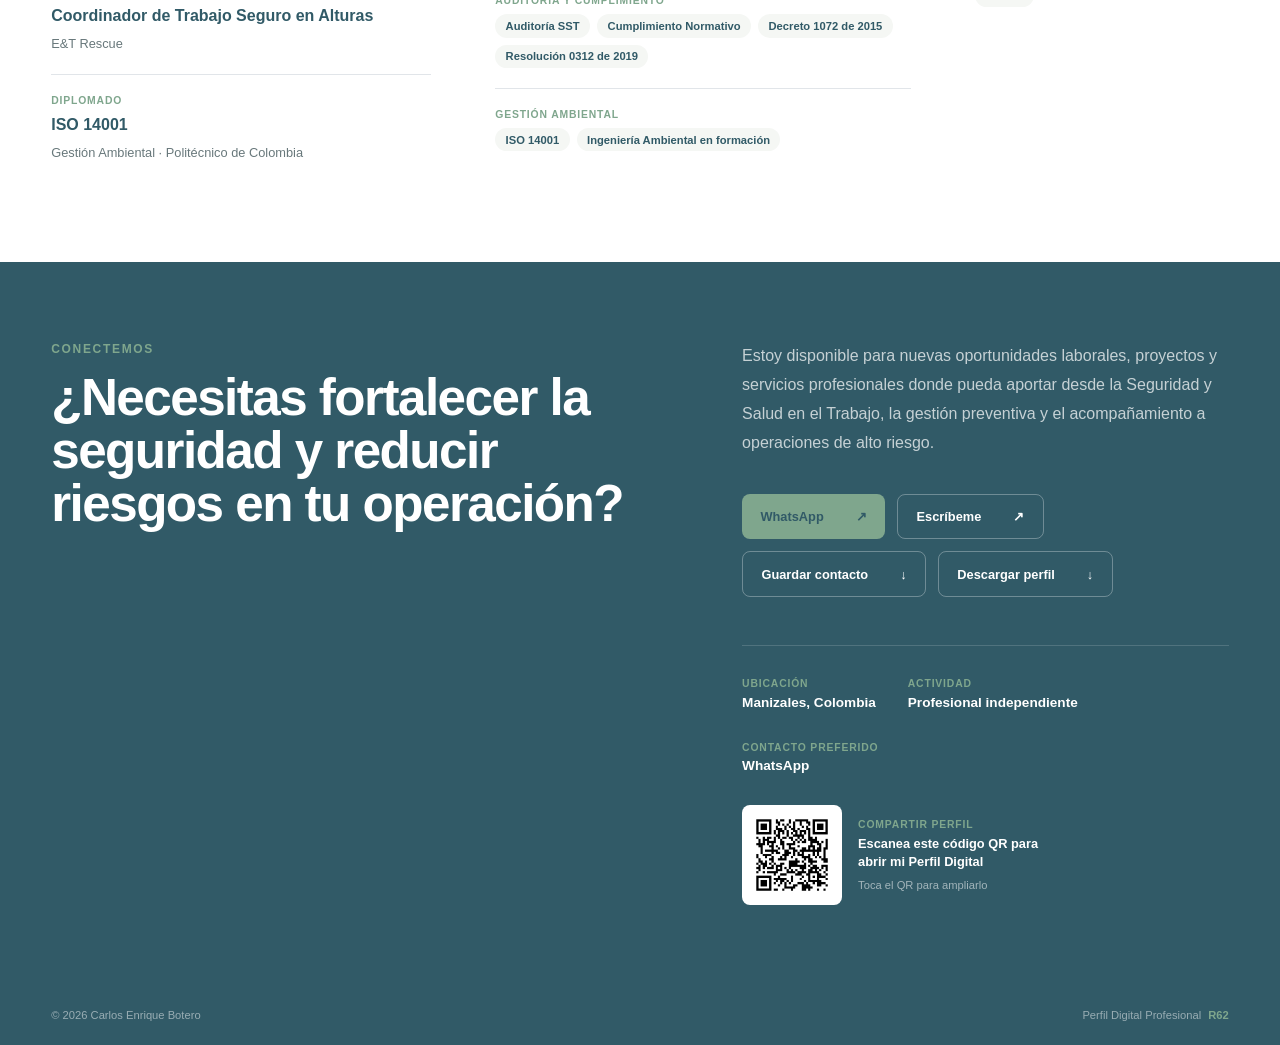
<file: perfiles/carlos-botero/index.html>
<!DOCTYPE html>
<html lang="es">
<head>

    <meta charset="UTF-8">

    <meta
        name="viewport"
        content="width=device-width, initial-scale=1.0"
    >

    <!-- SEO -->
    <title>
        Carlos Enrique Botero | Seguridad y Salud en el Trabajo
    </title>

    <meta
        name="description"
        content="Perfil profesional de Carlos Enrique Botero, Profesional en Salud Ocupacional con experiencia en Seguridad y Salud en el Trabajo, proyectos de alto riesgo, infraestructura eléctrica, auditoría y gestión preventiva."
    >

    <meta
        name="author"
        content="Carlos Enrique Botero"
    >

    <link
        rel="canonical"
        href="https://renacer62.com/perfiles/carlos-botero/"
    >


    <!-- OPEN GRAPH -->
    <meta
        property="og:type"
        content="profile"
    >

    <meta
        property="og:site_name"
        content="Renacer 62"
    >

    <meta
        property="og:title"
        content="Carlos Enrique Botero | Seguridad y Salud en el Trabajo"
    >

    <meta
        property="og:description"
        content="Seguridad y Salud en el Trabajo · Proyectos de Alto Riesgo · Gestión Preventiva. Conoce la experiencia, capacidades y servicios profesionales de Carlos Enrique Botero."
    >

    <meta
        property="og:url"
        content="https://renacer62.com/perfiles/carlos-botero/"
    >

    <meta
        property="og:image"
        content="https://renacer62.com/perfiles/carlos-botero/img/carlos-social.jpg"
    >

    <meta
        property="og:image:alt"
        content="Perfil Digital Profesional de Carlos Enrique Botero"
    >

    <meta
        property="og:locale"
        content="es_CO"
    >

    <meta
        property="profile:first_name"
        content="Carlos Enrique"
    >

    <meta
        property="profile:last_name"
        content="Botero"
    >


    <!-- DATOS ESTRUCTURADOS -->
    <script type="application/ld+json">
    {
        "@context": "https://schema.org",
        "@type": "Person",
        "name": "Carlos Enrique Botero",
        "url": "https://renacer62.com/perfiles/carlos-botero/",
        "image": "https://renacer62.com/perfiles/carlos-botero/img/carlos.jpeg",
        "jobTitle": "Profesional independiente en Seguridad y Salud en el Trabajo",
        "description": "Profesional en Salud Ocupacional con experiencia en Seguridad y Salud en el Trabajo, proyectos de infraestructura eléctrica, actividades de alto riesgo, auditoría y gestión preventiva.",
        "address": {
            "@type": "PostalAddress",
            "addressLocality": "Manizales",
            "addressCountry": "CO"
        },
        "knowsLanguage": [
            {
                "@type": "Language",
                "name": "Spanish",
                "alternateName": "es"
            }
        ],
        "knowsAbout": [
            "Seguridad y Salud en el Trabajo",
            "SG-SST",
            "Seguridad Industrial",
            "Gestión del Riesgo",
            "Trabajo Seguro en Alturas",
            "Auditoría SST",
            "Cumplimiento Normativo",
            "Infraestructura Eléctrica",
            "Líneas de Transmisión",
            "Subestaciones Eléctricas",
            "Obras Civiles",
            "Cultura de Prevención",
            "ISO 14001"
        ]
    }
    </script>


    <!-- ESTILOS -->
    <link
        rel="stylesheet"
        href="css/style.css"
    >


    <!-- FAVICON -->

    <link
        rel="icon"
        type="image/png"
        sizes="16x16"
        href="assets/icons/favicon-16x16.png"
    >
    
    <link
        rel="icon"
        type="image/png"
        sizes="32x32"
        href="../../assets/icons/favicon-32x32.png"
    >

    <link
        rel="icon"
        type="image/png"
        sizes="48x48"
        href="../../assets/icons/favicon-48x48.png"
    >

    <link
        rel="apple-touch-icon"
        sizes="180x180"
        href="../../assets/icons/apple-touch-icon.png"
    >

</head>

<body>

    <header class="header">
        <div class="container header__inner">

            <a href="#inicio" class="header__brand">
                Carlos Botero
            </a>

            <nav class="header__nav" aria-label="Navegación principal">
                <a href="#inicio">Inicio</a>
                <a href="#sobre-mi">Sobre mí</a>
                <a href="#capacidades">Capacidades</a>
                <a href="#experiencia">Experiencia</a>
                <a href="#contacto">Contacto</a>
            </nav>

        </div>
    </header>

    <main>

        <section class="hero" id="inicio">

            <div class="container hero__grid">

                <div class="hero__content">

                    <p class="hero__eyebrow">
                        Perfil Digital Profesional
                    </p>

                    <h1 class="hero__name">
                        Carlos Enrique
                        <span>Botero</span>
                    </h1>

                    <p class="hero__specialty">
                        Seguridad y Salud en el Trabajo · Proyectos de Alto Riesgo · Gestión Preventiva
                    </p>

                    <p class="hero__value">
                        Integro seguridad, cumplimiento y operación para construir
                        equipos productivos, prevenir accidentes y ejecutar proyectos
                        de alto riesgo de forma segura.
                    </p>

                    <p class="hero__education">
                        Profesional en Salud Ocupacional · Coordinador de Trabajo Seguro en Alturas
                    </p>

                    <div class="hero__meta">
                        <span>Manizales, Colombia</span>
                    </div>

                    <div class="hero__actions">

                        <a href="#contacto" class="button button--primary">
                            Contactar
                        </a>

                        <a href="#experiencia" class="button button--secondary">
                            Ver experiencia
                        </a>

                     </div>

                </div>

                <div class="hero__visual">

                    <div class="hero__photo-frame">

                        <img
                            src="img/carlos.jpeg"
                            alt="Fotografía profesional de Carlos Enrique Botero"
                            class="hero__photo"
                        >

                    </div>

                    <div class="hero__credential">
                        <strong>SST</strong>
                        <span>Seguridad aplicada</span>
                        <small>Prevención · Operación · Cumplimiento</small>
                    </div>

                </div>

            </div>

        </section> <!--.hero-->

        <!-- SOBRE MÍ -->
        <section class="about" id="sobre-mi">

            <div class="container about__grid">

                <div class="about__heading">

                    <p class="section-label">
                        Sobre mí
                    </p>

                    <h2>
                        Seguridad que funciona
                        en el terreno.
                    </h2>

                </div>

                <div class="about__content">

                    <p>
                        Soy Profesional en Salud Ocupacional con experiencia en la gestión
                        de Seguridad y Salud en el Trabajo en proyectos de infraestructura
                        y actividades de alto riesgo.
                    </p>

                    <p>
                        He desarrollado mi trayectoria en entornos donde la seguridad debe
                        funcionar en la práctica: construcción y mantenimiento de líneas de
                        transmisión y distribución, subestaciones eléctricas, obras civiles
                        y trabajos en alturas.
                    </p>

                    <p class="about__highlight">
                        Mi enfoque busca integrar el cumplimiento normativo con las
                        necesidades reales de la operación, fortaleciendo equipos de trabajo
                        productivos, seguros y comprometidos con la prevención y el autocuidado.
                    </p>

                </div>

            </div>

        </section> <!--.about-->

        <!-- CAPACIDADES -->
        <section class="capabilities" id="capacidades">

            <div class="container">

                <div class="capabilities__header">
                    <p class="section-label">Lo que puedo aportar</p>

                    <h2 class="section-title">
                        Capacidades profesionales
                    </h2>
                </div>

                <div class="capabilities__grid">

                    <article class="capability">
                        <span class="capability__number">01</span>

                        <h3>Gestión e Implementación del SG-SST</h3>

                        <p>
                            Implementación, seguimiento y optimización de Sistemas
                            de Gestión de Seguridad y Salud en el Trabajo, integrando
                            el cumplimiento normativo con las necesidades reales
                            de la operación.
                        </p>

                        <span class="capability__tech">
                            SG-SST · Decreto 1072 · Resolución 0312
                        </span>
                    </article>

                    <article class="capability">
                        <span class="capability__number">02</span>

                        <h3>Seguridad en Proyectos de Alto Riesgo</h3>

                        <p>
                            Gestión preventiva y supervisión de actividades críticas
                            en obras civiles, trabajos en alturas e infraestructura
                            eléctrica, incluyendo líneas de transmisión, distribución
                            y subestaciones.
                        </p>

                        <span class="capability__tech">
                            Alto riesgo · Trabajo en alturas · Infraestructura eléctrica
                        </span>
                    </article>

                    <article class="capability">
                        <span class="capability__number">03</span>

                        <h3>Auditoría y Cumplimiento en SST</h3>

                        <p>
                            Evaluación del cumplimiento de requisitos legales y de
                            seguridad en proyectos y contratos, identificando
                            desviaciones y orientando acciones de mejora.
                        </p>

                        <span class="capability__tech">
                            Auditoría · Cumplimiento · Mejora continua
                        </span>
                    </article>

                    <article class="capability">
                        <span class="capability__number">04</span>

                        <h3>Liderazgo y Cultura de Seguridad</h3>

                        <p>
                            Consolidación de equipos productivos y seguros mediante
                            el fortalecimiento de comportamientos preventivos,
                            autocuidado y compromiso frente al riesgo.
                        </p>

                        <span class="capability__tech">
                            Liderazgo · Prevención · Cultura de seguridad
                        </span>
                    </article>

                </div>

            </div>

        </section> <!--.capabilities-->

        <!-- RESULTADOS -->
        <section class="results">

            <div class="container results__grid">

                <div class="results__impact">

                    <p class="section-label">
                        Mi enfoque
                    </p>

                    <p class="results__statement">
                        La seguridad no debe quedarse
                        en el procedimiento:
                        <strong>
                            debe funcionar donde ocurre el trabajo.
                        </strong>
                    </p>

                </div>

                <div class="results__content">

                    <p class="section-label">
                        Resultados que reflejan mi forma de trabajar
                    </p>

                    <h2 class="section-title">
                        Prevención que se traduce en resultados.
                    </h2>

                    <div class="results__list">

                        <div class="result">
                            <span class="result__number">01</span>

                            <div>
                                <h3>Reducción de la accidentalidad</h3>

                                <p>
                                    Contribución a la obtención de excelentes
                                    indicadores de seguridad industrial en proyectos
                                    de infraestructura eléctrica y actividades
                                    de alto riesgo.
                                </p>
                            </div>
                        </div>

                        <div class="result">
                            <span class="result__number">02</span>

                            <div>
                                <h3>SST aplicada a la operación</h3>

                                <p>
                                    Fortalecimiento de la aplicación práctica de los
                                    Sistemas de Gestión, integrando los requisitos
                                    de seguridad con las condiciones reales del
                                    trabajo en campo.
                                </p>
                            </div>
                        </div>

                        <div class="result">
                            <span class="result__number">03</span>

                            <div>
                                <h3>Equipos seguros y productivos</h3>

                                <p>
                                    Consolidación de grupos de trabajo estables
                                    y eficientes, fortaleciendo la prevención,
                                    el autocuidado y la responsabilidad compartida
                                    frente al riesgo.
                                </p>
                            </div>
                        </div>

                    </div>

                </div>

            </div>

        </section> <!--.results-->

        <!-- EXPERIENCIA -->
        <section class="experience" id="experiencia">

            <div class="container">

                <div class="experience__header">
                    <p class="section-label">Trayectoria</p>

                    <h2 class="section-title">
                        Experiencia profesional
                    </h2>

                    <p class="experience__intro">
                        Experiencia en la gestión de Seguridad y Salud en el Trabajo
                        en proyectos de infraestructura eléctrica, actividades de alto
                        riesgo y procesos de auditoría y seguimiento contractual.
                    </p>
                </div>

                <div class="timeline">

                    <!-- EXPERIENCIA 01 -->
                    <article class="timeline__item">

                        <div class="timeline__date">
                            <span>2018 – 2024</span>
                        </div>

                        <div class="timeline__marker"></div>

                        <div class="timeline__content">

                            <p class="timeline__company">
                                Ingeomega (2018 – 2022) · Salomon Duran (2023 – 2024)
                            </p>

                            <h3>
                                Líder del Sistema de Gestión SST
                            </h3>

                            <p class="timeline__role-detail">
                                Proyectos con CHEC
                            </p>

                            <p>
                                Liderazgo del Sistema de Gestión de Seguridad y Salud
                                en el Trabajo en proyectos de construcción y mantenimiento
                                de líneas de transmisión y distribución eléctrica,
                                integrando los requisitos de seguridad con las condiciones
                                reales de operación en campo.
                            </p>

                            <ul class="timeline__achievements">
                                <li>
                                    Gestión preventiva de riesgos asociados a proyectos
                                    de infraestructura eléctrica y actividades de alto riesgo.
                                </li>

                                <li>
                                    Seguimiento de condiciones de seguridad en actividades
                                    operativas y de campo.
                                </li>

                                <li>
                                    Acompañamiento y liderazgo de equipos de trabajo,
                                    fortaleciendo prácticas de prevención y autocuidado.
                                </li>
                            </ul>

                            <div class="timeline__tags">
                                <span>SG-SST</span>
                                <span>Infraestructura eléctrica</span>
                                <span>Alto riesgo</span>
                                <span>Liderazgo</span>
                            </div>

                        </div>

                    </article>


                    <!-- EXPERIENCIA 02 -->
                    <article class="timeline__item">

                        <div class="timeline__date">
                            <span>Oct. 2025 – Jun. 2026</span>
                        </div>

                        <div class="timeline__marker"></div>

                        <div class="timeline__content">

                            <p class="timeline__company">
                                CHEC · Contratación directa
                            </p>

                            <h3>
                                Auditor de contratos
                            </h3>

                            <p class="timeline__role-detail">
                                Proyectos de construcción de subestaciones eléctricas con CHEC
                            </p>

                            <p>
                                Auditoría y seguimiento de contratos asociados a proyectos
                                de construcción de subestaciones eléctricas, con énfasis
                                en el cumplimiento de requisitos de Seguridad y Salud
                                en el Trabajo y las condiciones de seguridad durante
                                la ejecución.
                            </p>

                            <ul class="timeline__achievements">
                                <li>
                                    Verificación del cumplimiento de requisitos SST.
                                </li>

                                <li>
                                    Seguimiento de condiciones de seguridad en proyectos
                                    y actividades operativas.
                                </li>

                                <li>
                                    Identificación de desviaciones y oportunidades
                                    de mejora.
                                </li>

                                <li>
                                    Acompañamiento al cumplimiento de estándares aplicables
                                    a contratistas.
                                </li>
                            </ul>

                            <div class="timeline__tags">
                                <span>Auditoría</span>
                                <span>SST</span>
                                <span>Subestaciones eléctricas</span>
                                <span>Cumplimiento</span>
                            </div>

                        </div>

                    </article>

                </div>

            </div>

        </section> <!--.experience-->

        <!-- PROYECTOS Y LOGROS -->
        <section class="projects" id="servicios">

            <div class="container">

                <div class="projects__header">

                    <p class="section-label">
                        Servicios profesionales
                    </p>

                    <h2 class="section-title">
                        Seguridad y prevención aplicadas a la operación
                    </h2>

                    <p class="projects__intro">
                        Acompaño a organizaciones que necesitan fortalecer su gestión
                        en Seguridad y Salud en el Trabajo, controlar riesgos críticos
                        y mejorar su preparación frente al cumplimiento y las auditorías.
                    </p>

                </div>


                <div class="projects__professional">

                    <!-- SERVICIO 01 -->
                    <article class="project">

                        <div class="project__meta">
                            <span class="project__type">
                                Gestión SST
                            </span>

                            <span class="project__number">
                                01
                            </span>
                        </div>

                        <div class="project__body">

                            <div>

                                <h3>
                                    Asesoría en SG-SST
                                </h3>

                                <p>
                                    Diagnóstico, implementación, seguimiento y mejora
                                    del Sistema de Gestión de Seguridad y Salud en el
                                    Trabajo, buscando que los requisitos normativos se
                                    traduzcan en prácticas aplicables a la operación.
                                </p>

                                <div class="project__tags">
                                    <span>Diagnóstico</span>
                                    <span>Implementación</span>
                                    <span>Seguimiento</span>
                                    <span>Mejora</span>
                                </div>

                            </div>

                        </div>

                    </article>


                    <!-- SERVICIO 02 -->
                    <article class="project">

                        <div class="project__meta">
                            <span class="project__type">
                                Formación
                            </span>

                            <span class="project__number">
                                02
                            </span>
                        </div>

                        <div class="project__body">

                            <div>

                                <h3>
                                    Capacitación en seguridad y prevención
                                </h3>

                                <p>
                                    Formación y sensibilización de trabajadores
                                    y equipos para fortalecer comportamientos seguros,
                                    prevención de riesgos, autocuidado y cultura
                                    de trabajo seguro.
                                </p>

                                <div class="project__tags">
                                    <span>Capacitación</span>
                                    <span>Prevención</span>
                                    <span>Autocuidado</span>
                                    <span>Cultura de seguridad</span>
                                </div>

                            </div>

                        </div>

                    </article>


                    <!-- SERVICIO 03 -->
                    <article class="project">

                        <div class="project__meta">
                            <span class="project__type">
                                Auditoría
                            </span>

                            <span class="project__number">
                                03
                            </span>
                        </div>

                        <div class="project__body">

                            <div>

                                <h3>
                                    Preparación y acompañamiento para auditorías SST
                                </h3>

                                <p>
                                    Revisión de requisitos, identificación de brechas
                                    y orientación para fortalecer el cumplimiento
                                    y preparar a la organización frente a procesos
                                    de auditoría y seguimiento.
                                </p>

                                <div class="project__tags">
                                    <span>Auditoría</span>
                                    <span>Cumplimiento</span>
                                    <span>Brechas</span>
                                    <span>Planes de mejora</span>
                                </div>

                            </div>

                        </div>

                    </article>

                </div>


                <!-- SECTORES -->
                <div class="academic-projects">

                    <div class="academic-projects__heading">

                        <p class="section-label">
                            ¿A quién puedo aportar?
                        </p>

                        <h3>
                            Experiencia orientada a entornos donde la seguridad
                            es parte crítica de la operación
                        </h3>

                    </div>

                    <div class="academic-projects__grid">

                        <article class="academic-project">
                            <span>01</span>

                            <h4>Construcción e infraestructura</h4>

                            <p>
                                Empresas constructoras y contratistas que desarrollan
                                obras civiles y proyectos de infraestructura.
                            </p>
                        </article>

                        <article class="academic-project">
                            <span>02</span>

                            <h4>Infraestructura eléctrica</h4>

                            <p>
                                Operadores de redes y contratistas vinculados con
                                líneas de transmisión, distribución y subestaciones.
                            </p>
                        </article>

                        <article class="academic-project">
                            <span>03</span>

                            <h4>Industria y servicios</h4>

                            <p>
                                Organizaciones que requieren fortalecer su gestión SST,
                                controlar riesgos críticos y mejorar su cumplimiento.
                            </p>
                        </article>

                    </div>

                </div>

            </div>

        </section> <!--.projects-->

        <!-- FORMACIÓN Y HERRAMIENTAS -->
        <section class="profile-details">

            <div class="container">

                <div class="profile-details__header">
                    <p class="section-label">Perfil profesional</p>

                    <h2 class="section-title">
                        Formación, conocimientos y herramientas
                    </h2>
                </div>

                <div class="profile-details__grid">

                    <!-- FORMACIÓN -->
                    <div class="detail-column">

                        <h3>Formación</h3>

                        <div class="education-item">
                            <span>Pregrado</span>

                            <h4>
                                Profesional en Salud Ocupacional
                            </h4>

                            <p>
                                Universidad del Quindío
                            </p>
                        </div>

                        <div class="education-item">
                            <span>Actualmente cursando</span>

                            <h4>
                                Ingeniería Ambiental
                            </h4>

                            <p>
                                4.º semestre · Fundación Universitaria San Mateo
                            </p>
                        </div>

                        <div class="education-item">
                            <span>Formación complementaria</span>

                            <h4>
                                Coordinador de Trabajo Seguro en Alturas
                            </h4>

                            <p>
                                E&amp;T Rescue
                            </p>
                        </div>

                        <div class="education-item">
                            <span>Diplomado</span>

                            <h4>
                                ISO 14001
                            </h4>

                            <p>
                                Gestión Ambiental · Politécnico de Colombia
                            </p>
                        </div>

                    </div>


                    <!-- CONOCIMIENTOS -->
                    <div class="detail-column">

                        <h3>Conocimientos</h3>

                        <div class="technology-group">
                            <span>Seguridad y Salud en el Trabajo</span>

                            <div class="technology-list">
                                <span>SG-SST</span>
                                <span>Seguridad Industrial</span>
                                <span>Gestión del Riesgo</span>
                                <span>Trabajo Seguro en Alturas</span>
                                <span>Cultura de Prevención</span>
                            </div>
                        </div>

                        <div class="technology-group">
                            <span>Proyectos de alto riesgo</span>

                            <div class="technology-list">
                                <span>Infraestructura Eléctrica</span>
                                <span>Líneas de Transmisión</span>
                                <span>Subestaciones</span>
                                <span>Obras Civiles</span>
                            </div>
                        </div>

                        <div class="technology-group">
                            <span>Auditoría y cumplimiento</span>

                            <div class="technology-list">
                                <span>Auditoría SST</span>
                                <span>Cumplimiento Normativo</span>
                                <span>Decreto 1072 de 2015</span>
                                <span>Resolución 0312 de 2019</span>
                            </div>
                        </div>

                        <div class="technology-group">
                            <span>Gestión ambiental</span>

                            <div class="technology-list">
                                <span>ISO 14001</span>
                                <span>Ingeniería Ambiental en formación</span>
                            </div>
                        </div>

                    </div>


                    <!-- HERRAMIENTAS -->
                    <div class="detail-column">

                        <h3>Herramientas</h3>

                        <div class="technology-group">
                            <span>Productividad y colaboración</span>

                            <div class="technology-list">
                                <span>Word</span>
                                <span>Excel</span>
                                <span>PowerPoint</span>
                                <span>Microsoft Teams</span>
                            </div>
                        </div>

                        <div class="technology-group">
                            <span>Contenido y comunicación</span>

                            <div class="technology-list">
                                <span>Canva</span>
                                <span>CapCut</span>
                            </div>
                        </div>

                        <div class="technology-group">
                            <span>Herramientas de IA</span>

                            <div class="technology-list">
                                <span>Gemini</span>
                            </div>
                        </div>

                    </div>

                </div>

            </div>

        </section> <!--.profile-details-->

        <!-- CONTACTO -->
        <section class="contact" id="contacto">

            <div class="container contact__grid">

                <div class="contact__heading">

                    <p class="section-label">
                        Conectemos
                    </p>

                    <h2>
                        ¿Necesitas fortalecer la seguridad
                        y reducir riesgos en tu operación?
                    </h2>

                </div>

                <div class="contact__content">

                    <p>
                        Estoy disponible para nuevas oportunidades laborales,
                        proyectos y servicios profesionales donde pueda aportar
                        desde la Seguridad y Salud en el Trabajo, la gestión preventiva
                        y el acompañamiento a operaciones de alto riesgo.
                    </p>

                    <div class="contact__actions">

                        <a
                            href="https://wa.me/573113714263"
                            class="contact__button contact__button--primary"
                            target="_blank"
                            rel="noopener noreferrer"
                        >
                            WhatsApp
                            <span aria-hidden="true">↗</span>
                        </a>

                        <a
                            href="mailto:boterocarlos@outlook.com"
                            class="contact__button contact__button--secondary"
                        >
                            Escríbeme
                            <span aria-hidden="true">↗</span>
                        </a>

                        <a
                            href="carlos-botero.vcf"
                            class="contact__button contact__button--secondary"
                            download
                        >
                            Guardar contacto
                            <span aria-hidden="true">↓</span>
                        </a>

                        <a
                            href="files/carlos-botero-perfil-profesional.pdf"
                            class="contact__button contact__button--secondary"
                            target="_blank"
                            rel="noopener noreferrer"
                        >
                            Descargar perfil
                            <span aria-hidden="true">↓</span>
                        </a>

                    </div>

                    <div class="contact__info">

                        <div>
                            <span>Ubicación</span>
                            <strong>Manizales, Colombia</strong>
                        </div>

                        <div>
                            <span>Actividad</span>
                            <strong>Profesional independiente</strong>
                        </div>

                        <div>
                            <span>Contacto preferido</span>
                            <strong>WhatsApp</strong>
                        </div>

                    </div>

                    <div class="contact__qr">

                        <button
                            class="contact__qr-button"
                            type="button"
                            aria-label="Ampliar código QR"
                            id="openQr"
                        >
                            <img
                                src="img/qr-carlos-botero.png"
                                alt=""
                            >
                        </button>

                        <div>
                            <span>Compartir perfil</span>

                            <strong>
                                Escanea este código QR para abrir mi Perfil Digital
                            </strong>

                            <small>
                                Toca el QR para ampliarlo
                            </small>
                        </div>

                    </div>

                </div>

            </div>

        </section> <!--.contact-->

    </main>

    <footer class="footer">

        <div class="container footer__content">

            <p>
                © 2026 Carlos Enrique Botero
            </p>

            <p class="footer__r62">
                Perfil Digital Profesional
                <a href="https://renacer62.com">
                    R62
                </a>
            </p>

        </div>

    </footer>

    <!--QR MODAL-->
    <div
        class="qr-modal"
        id="qrModal"
        aria-hidden="true"
    >

        <button
            class="qr-modal__close"
            type="button"
            id="closeQr"
            aria-label="Cerrar código QR"
        >
            ×
        </button>

        <div class="qr-modal__content">

            <p>Perfil Digital Profesional</p>

            <img
                src="img/qr-carlos-botero.png"
                alt="Código QR del Perfil Digital Profesional de Carlos Enrique Botero"
            >

            <strong>Carlos Enrique Botero</strong>

            <span>Escanea para abrir el perfil</span>

        </div>

    </div>

    <script>
        const openQr = document.querySelector('#openQr');
        const closeQr = document.querySelector('#closeQr');
        const qrModal = document.querySelector('#qrModal');

        openQr.addEventListener('click', () => {
            qrModal.classList.add('is-open');
            qrModal.setAttribute('aria-hidden', 'false');
        });

        closeQr.addEventListener('click', () => {
            qrModal.classList.remove('is-open');
            qrModal.setAttribute('aria-hidden', 'true');
        });

        qrModal.addEventListener('click', (event) => {
            if (event.target === qrModal) {
                qrModal.classList.remove('is-open');
                qrModal.setAttribute('aria-hidden', 'true');
            }
        });

        document.addEventListener('keydown', (event) => {
            if (event.key === 'Escape') {
                qrModal.classList.remove('is-open');
                qrModal.setAttribute('aria-hidden', 'true');
            }
        });
    </script>

</body>
</html>
</file>
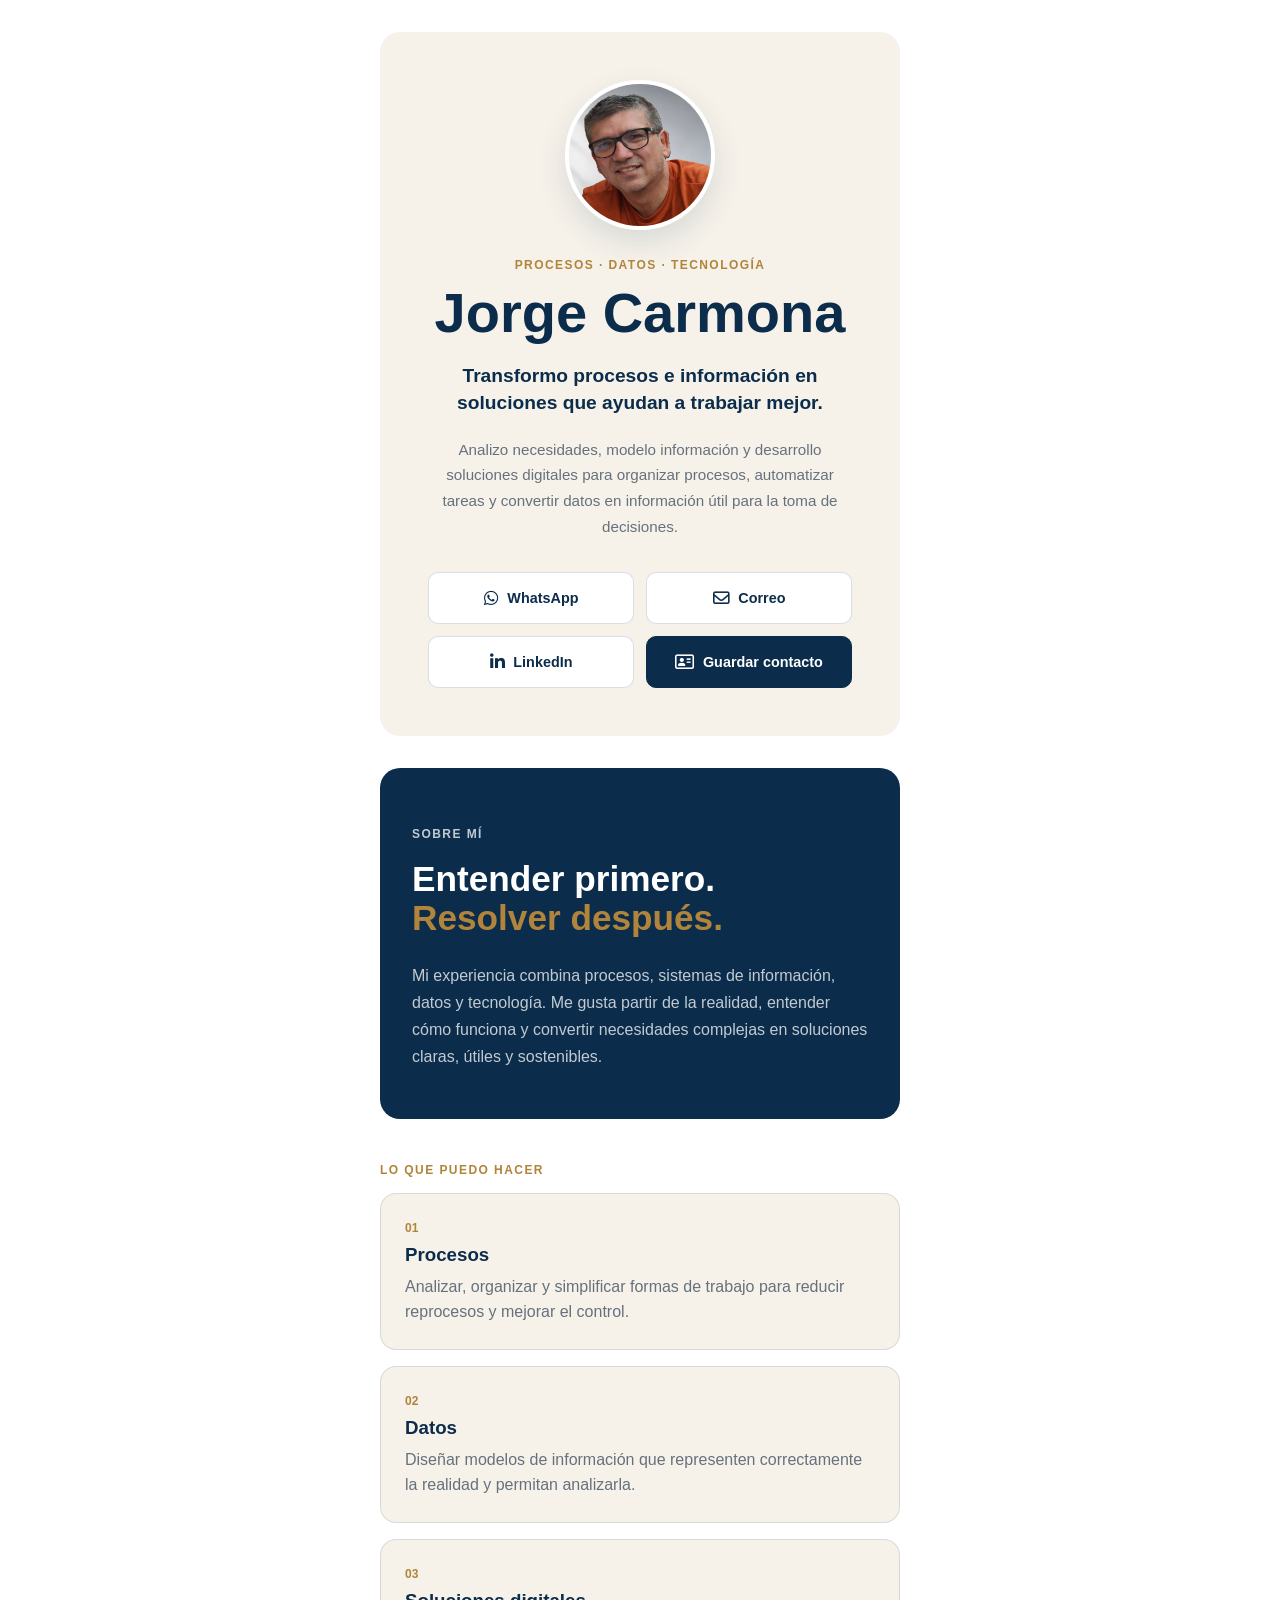
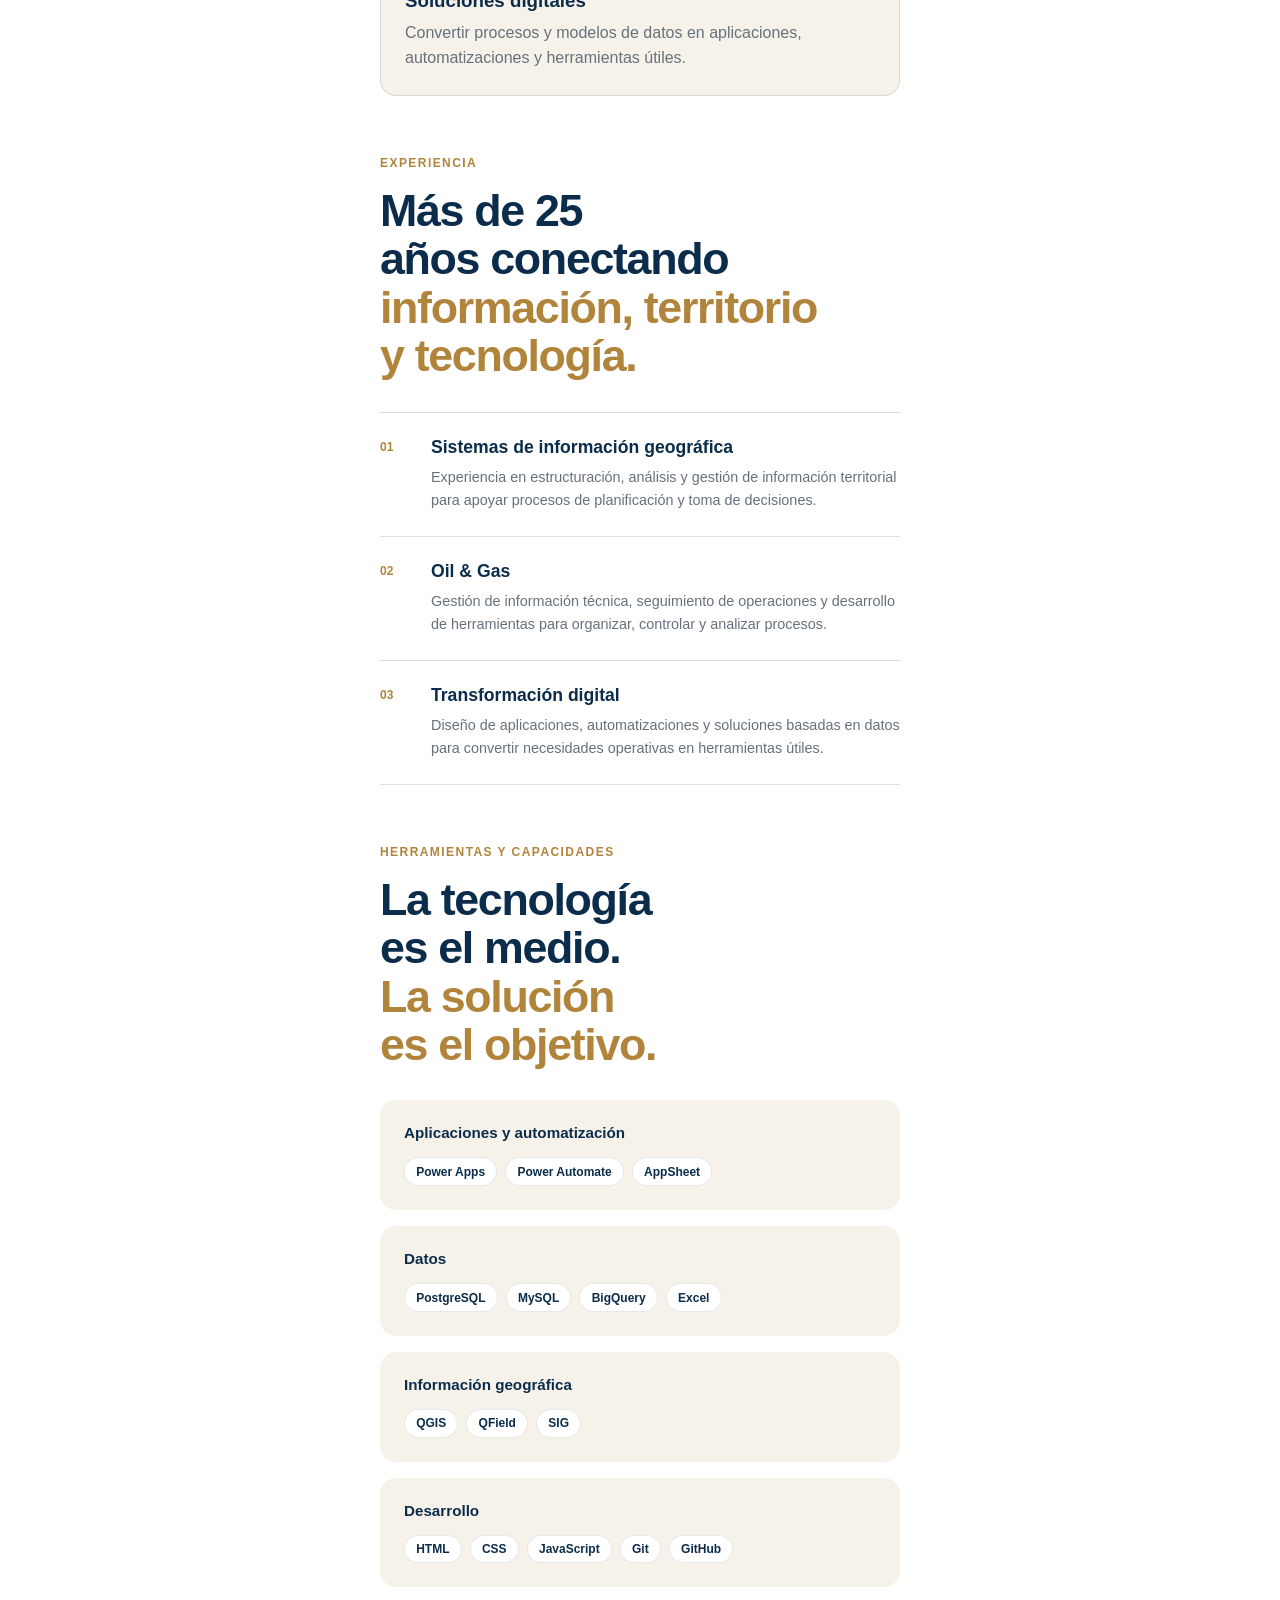
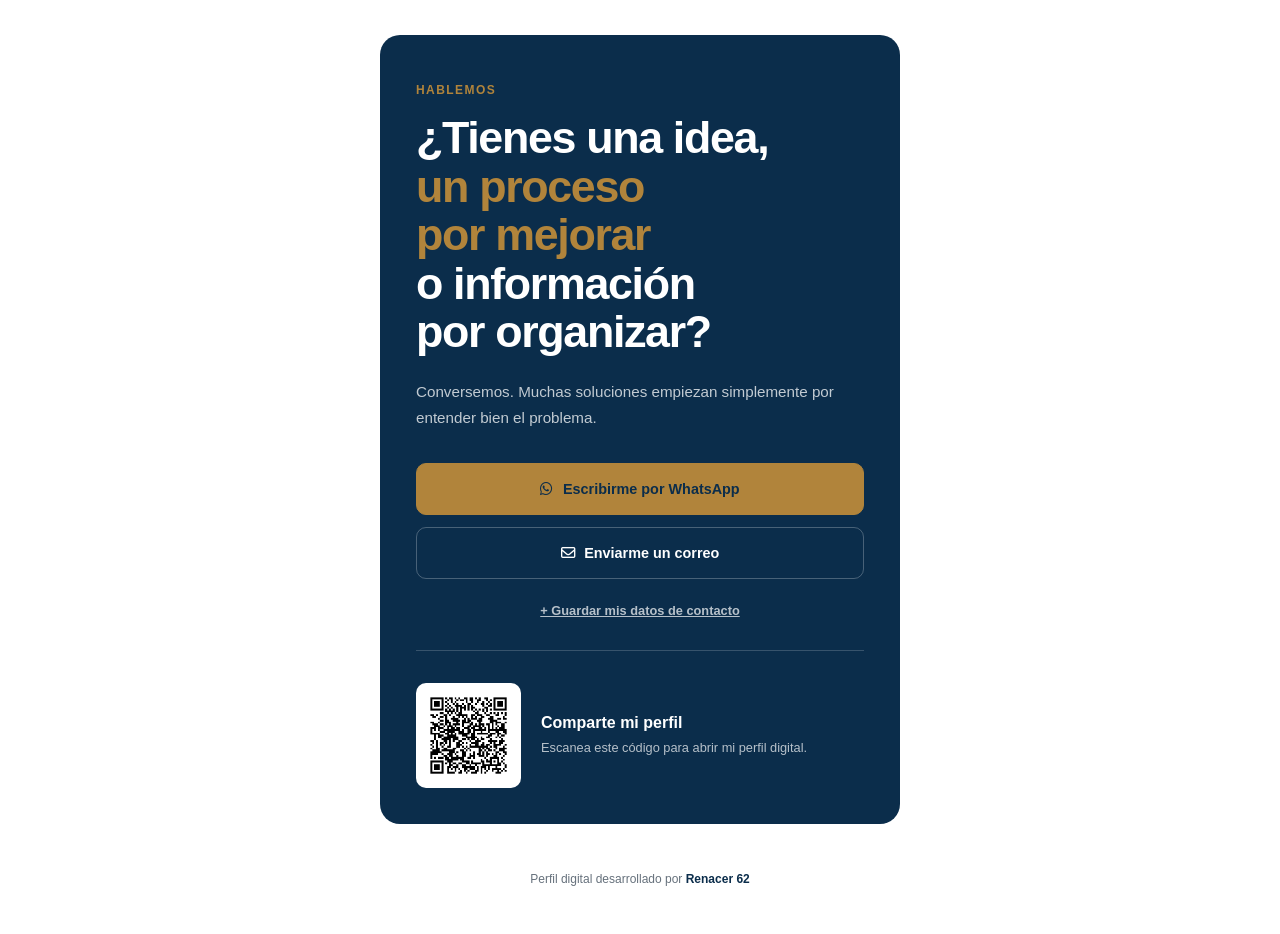
<file: perfiles/jorge-carmona/index.html>
<!DOCTYPE html>
<html lang="es">

<head>
    <meta charset="UTF-8">

    <meta
        name="viewport"
        content="width=device-width, initial-scale=1.0">

    <title>Jorge Carmona | Procesos, Datos y Tecnología</title>

    <meta
        name="description"
        content="Perfil profesional de Jorge Carmona. Procesos, datos y tecnología aplicados a soluciones digitales.">

    <link
        rel="canonical"
        href="https://renacer62.com/perfiles/jorge-carmona/">

    <link
        rel="stylesheet"
        href="../../assets/css/perfil-r62.css">
    
        <link
            rel="stylesheet"
            href="https://cdnjs.cloudflare.com/ajax/libs/font-awesome/6.7.2/css/all.min.css">

    <!--OPEN GRAPH-->
    <meta property="og:type" content="profile">

    <meta
        property="og:url"
        content="https://renacer62.com/perfiles/jorge-carmona/"
    >

    <meta
        property="og:title"
        content="Jorge Carmona | Perfil Profesional"
    >

    <meta
        property="og:description"
        content="Procesos, datos y tecnología para transformar necesidades en soluciones útiles."
    >

    <meta
        property="og:image"
        content="https://renacer62.com/assets/img/perfiles/jorge-carmona-social.png"
    >

    <!--Twitter/X Card-->
    <meta name="twitter:card" content="summary_large_image">

    <meta
        name="twitter:title"
        content="Jorge Carmona | Perfil Profesional"
    >

    <meta
        name="twitter:description"
        content="Procesos, datos y tecnología para transformar necesidades en soluciones útiles."
    >

    <meta
        name="twitter:image"
        content="https://renacer62.com/assets/img/perfiles/jorge-carmona-social.png"
    >

    <!-- FAVICON -->
    <link
        rel="icon"
        type="image/png"
        sizes="16x16"
        href="../../assets/icons/favicon-16x16.png"
    >

    <link
        rel="icon"
        type="image/png"
        sizes="32x32"
        href="../../assets/icons/favicon-32x32.png"
    >

    <link
        rel="icon"
        type="image/png"
        sizes="48x48"
        href="../../assets/icons/favicon-48x48.png"
    >

    <link
        rel="apple-touch-icon"
        sizes="180x180"
        href="../../assets/icons/apple-touch-icon.png"
    >

</head>

<body>

    <main class="profile">

        <section class="profile-hero">

            <img
                src="../../assets/img/perfiles/jorge-carmona.png"
                alt="Jorge Carmona"
                class="profile-hero__photo"
            >

            <p class="profile-hero__eyebrow">
                Procesos · Datos · Tecnología
            </p>

            <h1>Jorge Carmona</h1>

            <p class="profile-hero__headline">
                Transformo procesos e información en soluciones
                que ayudan a trabajar mejor.
            </p>

            <p class="profile-hero__intro">
                Analizo necesidades, modelo información y desarrollo
                soluciones digitales para organizar procesos, automatizar
                tareas y convertir datos en información útil para la toma
                de decisiones.
            </p>

            <div class="profile-actions">

                <a
                    href="https://wa.me/573148454527"
                    class="profile-action"
                    target="_blank"
                    rel="noopener noreferrer"
                >
                    <i class="fa-brands fa-whatsapp"></i>
                    WhatsApp
                </a>

                <a
                    href="mailto:jorgecarmonasig@gmail.com"
                    class="profile-action"
                >
                    <i class="fa-regular fa-envelope"></i>
                    Correo
                </a>

                <a
                    href="https://linkedin.com/in/jorgehenrycarmona"
                    class="profile-action"
                    target="_blank"
                    rel="noopener noreferrer"
                >
                    <i class="fa-brands fa-linkedin-in"></i>
                    LinkedIn
                </a>

                <a
                    href="jorge-carmona.vcf"
                    class="profile-action profile-action--primary"
                    download
                >
                    <i class="fa-regular fa-address-card"></i>
                    Guardar contacto
                </a>

            </div> <!--.profile-actions-->

        </section> <!--.profile-hero-->

        <!--Sobre mí-->
        <section class="profile-section">

            <div class="profile-container profile-about">

                <p class="profile-section__label">Sobre mí</p>

                <h2>
                    Entender primero.
                    <span>Resolver después.</span>
                </h2>

                <p>
                    Mi experiencia combina procesos, sistemas de información,
                    datos y tecnología. Me gusta partir de la realidad,
                    entender cómo funciona y convertir necesidades complejas
                    en soluciones claras, útiles y sostenibles.
                </p>

            </div>

        </section><!--profile-about-->

        <!--Lo que puedo hacer-->
        <section class="profile-section profile-services">

            <div class="profile-container">

                <p class="profile-section__label">Lo que puedo hacer</p>

                <div class="profile-services__grid">

                    <article class="profile-service">
                        <span>01</span>
                        <h3>Procesos</h3>
                        <p>
                            Analizar, organizar y simplificar formas de trabajo
                            para reducir reprocesos y mejorar el control.
                        </p>
                    </article>

                    <article class="profile-service">
                        <span>02</span>
                        <h3>Datos</h3>
                        <p>
                            Diseñar modelos de información que representen
                            correctamente la realidad y permitan analizarla.
                        </p>
                    </article>

                    <article class="profile-service">
                        <span>03</span>
                        <h3>Soluciones digitales</h3>
                        <p>
                            Convertir procesos y modelos de datos en aplicaciones,
                            automatizaciones y herramientas útiles.
                        </p>
                    </article>

                </div>

            </div>

        </section> <!--.profile-services-->

        <!--Experiencia-->
        <section class="profile-section profile-experience">

            <div class="profile-container">

                <p class="profile-section__label">
                    Experiencia
                </p>

                <h2 class="profile-section__title">
                    Más de 25 años conectando
                    <span>información, territorio y tecnología.</span>
                </h2>

                <div class="experience-list">

                    <article class="experience-item">

                        <span class="experience-item__number">01</span>

                        <div>
                            <h3>Sistemas de información geográfica</h3>

                            <p>
                                Experiencia en estructuración, análisis y gestión
                                de información territorial para apoyar procesos
                                de planificación y toma de decisiones.
                            </p>
                        </div>

                    </article>

                    <article class="experience-item">

                        <span class="experience-item__number">02</span>

                        <div>
                            <h3>Oil & Gas</h3>

                            <p>
                                Gestión de información técnica, seguimiento de
                                operaciones y desarrollo de herramientas para
                                organizar, controlar y analizar procesos.
                            </p>
                        </div>

                    </article>

                    <article class="experience-item">

                        <span class="experience-item__number">03</span>

                        <div>
                            <h3>Transformación digital</h3>

                            <p>
                                Diseño de aplicaciones, automatizaciones y
                                soluciones basadas en datos para convertir
                                necesidades operativas en herramientas útiles.
                            </p>
                        </div>

                    </article>

                </div>

            </div>

        </section> <!--.profile-experience-->

        <!--Herramientas y capacidades-->
        <section class="profile-section profile-tools">

            <div class="profile-container">

                <p class="profile-section__label">
                    Herramientas y capacidades
                </p>

                <h2 class="profile-section__title">
                    La tecnología es el medio.
                    <span>La solución es el objetivo.</span>
                </h2>

                <div class="tools-groups">

                    <div class="tools-group">
                        <h3>Aplicaciones y automatización</h3>

                        <div class="tools-tags">
                            <span>Power Apps</span>
                            <span>Power Automate</span>
                            <span>AppSheet</span>
                        </div>
                    </div>

                    <div class="tools-group">
                        <h3>Datos</h3>

                        <div class="tools-tags">
                            <span>PostgreSQL</span>
                            <span>MySQL</span>
                            <span>BigQuery</span>
                            <span>Excel</span>
                        </div>
                    </div>

                    <div class="tools-group">
                        <h3>Información geográfica</h3>

                        <div class="tools-tags">
                            <span>QGIS</span>
                            <span>QField</span>
                            <span>SIG</span>
                        </div>
                    </div>

                    <div class="tools-group">
                        <h3>Desarrollo</h3>

                        <div class="tools-tags">
                            <span>HTML</span>
                            <span>CSS</span>
                            <span>JavaScript</span>
                            <span>Git</span>
                            <span>GitHub</span>
                        </div>
                    </div>

                </div>

            </div>

        </section> <!--.profile-tools-->

        <!--Contacto-->
        <section class="profile-section profile-contact">

            <div class="profile-container profile-contact__card">

                <p class="profile-section__label">
                    Hablemos
                </p>

                <h2>
                    ¿Tienes una idea,
                    <span>un proceso por mejorar</span>
                    o información por organizar?
                </h2>

                <p class="profile-contact__text">
                    Conversemos. Muchas soluciones empiezan simplemente
                    por entender bien el problema.
                </p>

                <div class="profile-contact__actions">

                    <a
                        href="https://wa.me/573148454527"
                        target="_blank"
                        rel="noopener noreferrer"
                        class="contact-button contact-button--primary"
                    >
                        <i class="fa-brands fa-whatsapp"></i>
                        Escribirme por WhatsApp
                    </a>

                    <a
                        href="mailto:jorgecarmonasig@gmail.com"
                        class="contact-button"
                    >
                        <i class="fa-regular fa-envelope"></i>
                        Enviarme un correo
                    </a>

                </div>

                <a
                    href="jorge-carmona.vcf"
                    download
                    class="save-contact"
                >
                    + Guardar mis datos de contacto
                </a>

                <div class="profile-qr">

                <img
                    src="../../assets/img/perfiles/qr-jorge-carmona.png"
                    alt="Código QR del perfil digital de Jorge Carmona"
                    class="profile-qr__image"
                    id="qrOpen"
                    role="button"
                    tabindex="0"
                    aria-label="Ampliar código QR"
                >

                <div class="profile-qr__content">
                    <h3>Comparte mi perfil</h3>

                    <p>
                        Escanea este código para abrir
                        mi perfil digital.
                    </p>
                </div>

            </div>

            </div>

            

        </section> <!--.profile-contact-->

        <footer class="profile-footer">

            <div class="profile-container">

                <p>
                    Perfil digital desarrollado por
                    <a href="../../">Renacer 62</a>
                </p>

            </div>

        </footer> <!--.profile-footer-->

        <!--QR Modal-->
        <div class="qr-modal" id="qrModal" aria-hidden="true">

            <button
                class="qr-modal__close"
                id="qrClose"
                aria-label="Cerrar código QR"
            >
                &times;
            </button>

            <div class="qr-modal__content">

                <img
                    src="../../assets/img/perfiles/qr-jorge-carmona.png"
                    alt="Código QR para abrir el perfil digital de Jorge Carmona"
                >

                <p>Escanea para abrir mi perfil</p>

            </div>

        </div>

    </main>

    <script>
        const qrOpen = document.querySelector('#qrOpen');
        const qrModal = document.querySelector('#qrModal');
        const qrClose = document.querySelector('#qrClose');

        function openQR() {
            qrModal.classList.add('is-open');
            qrModal.setAttribute('aria-hidden', 'false');
        }

        function closeQR() {
            qrModal.classList.remove('is-open');
            qrModal.setAttribute('aria-hidden', 'true');
        }

        qrOpen.addEventListener('click', openQR);
        qrClose.addEventListener('click', closeQR);

        qrOpen.addEventListener('keydown', (event) => {
            if (event.key === 'Enter' || event.key === ' ') {
                event.preventDefault();
                openQR();
            }
        });

        qrModal.addEventListener('click', (event) => {
            if (event.target === qrModal) {
                closeQR();
            }
        });

        document.addEventListener('keydown', (event) => {
            if (event.key === 'Escape') {
                closeQR();
            }
        });
    </script>

</body>
</html>
</file>
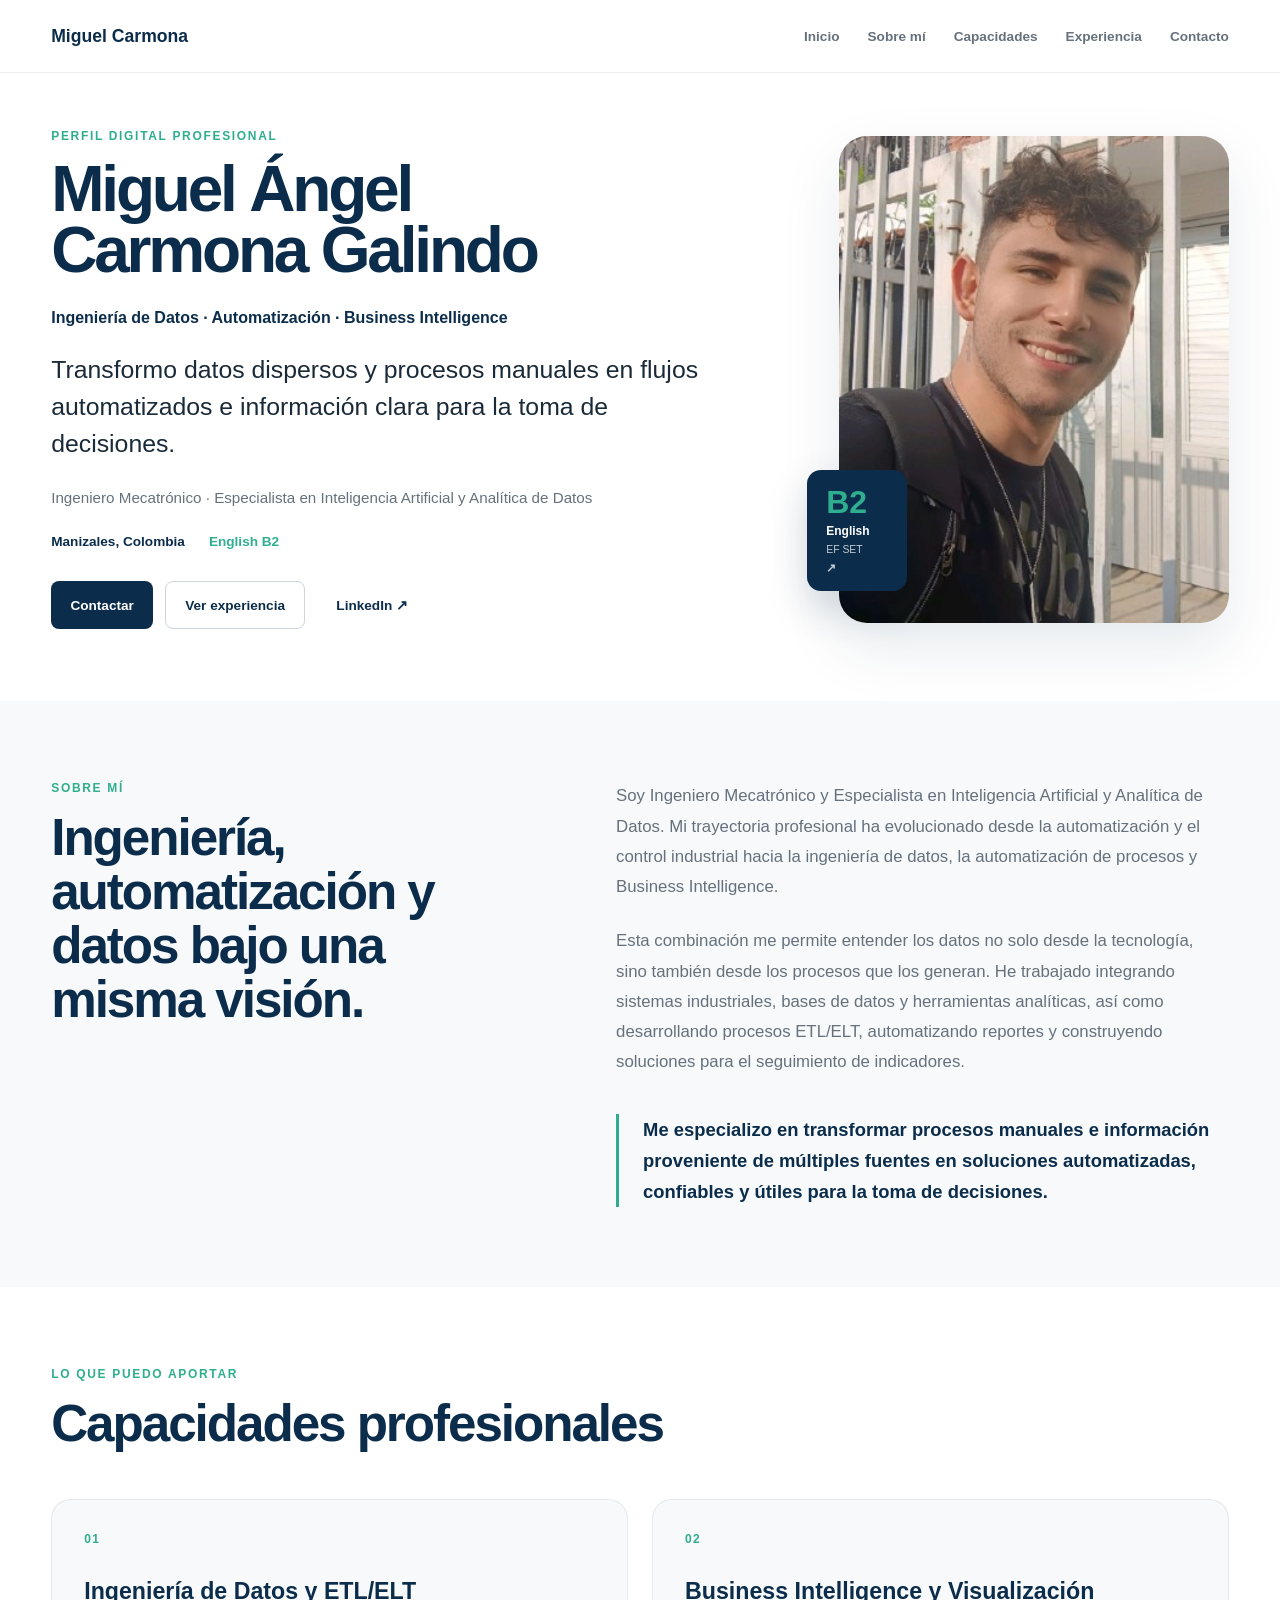
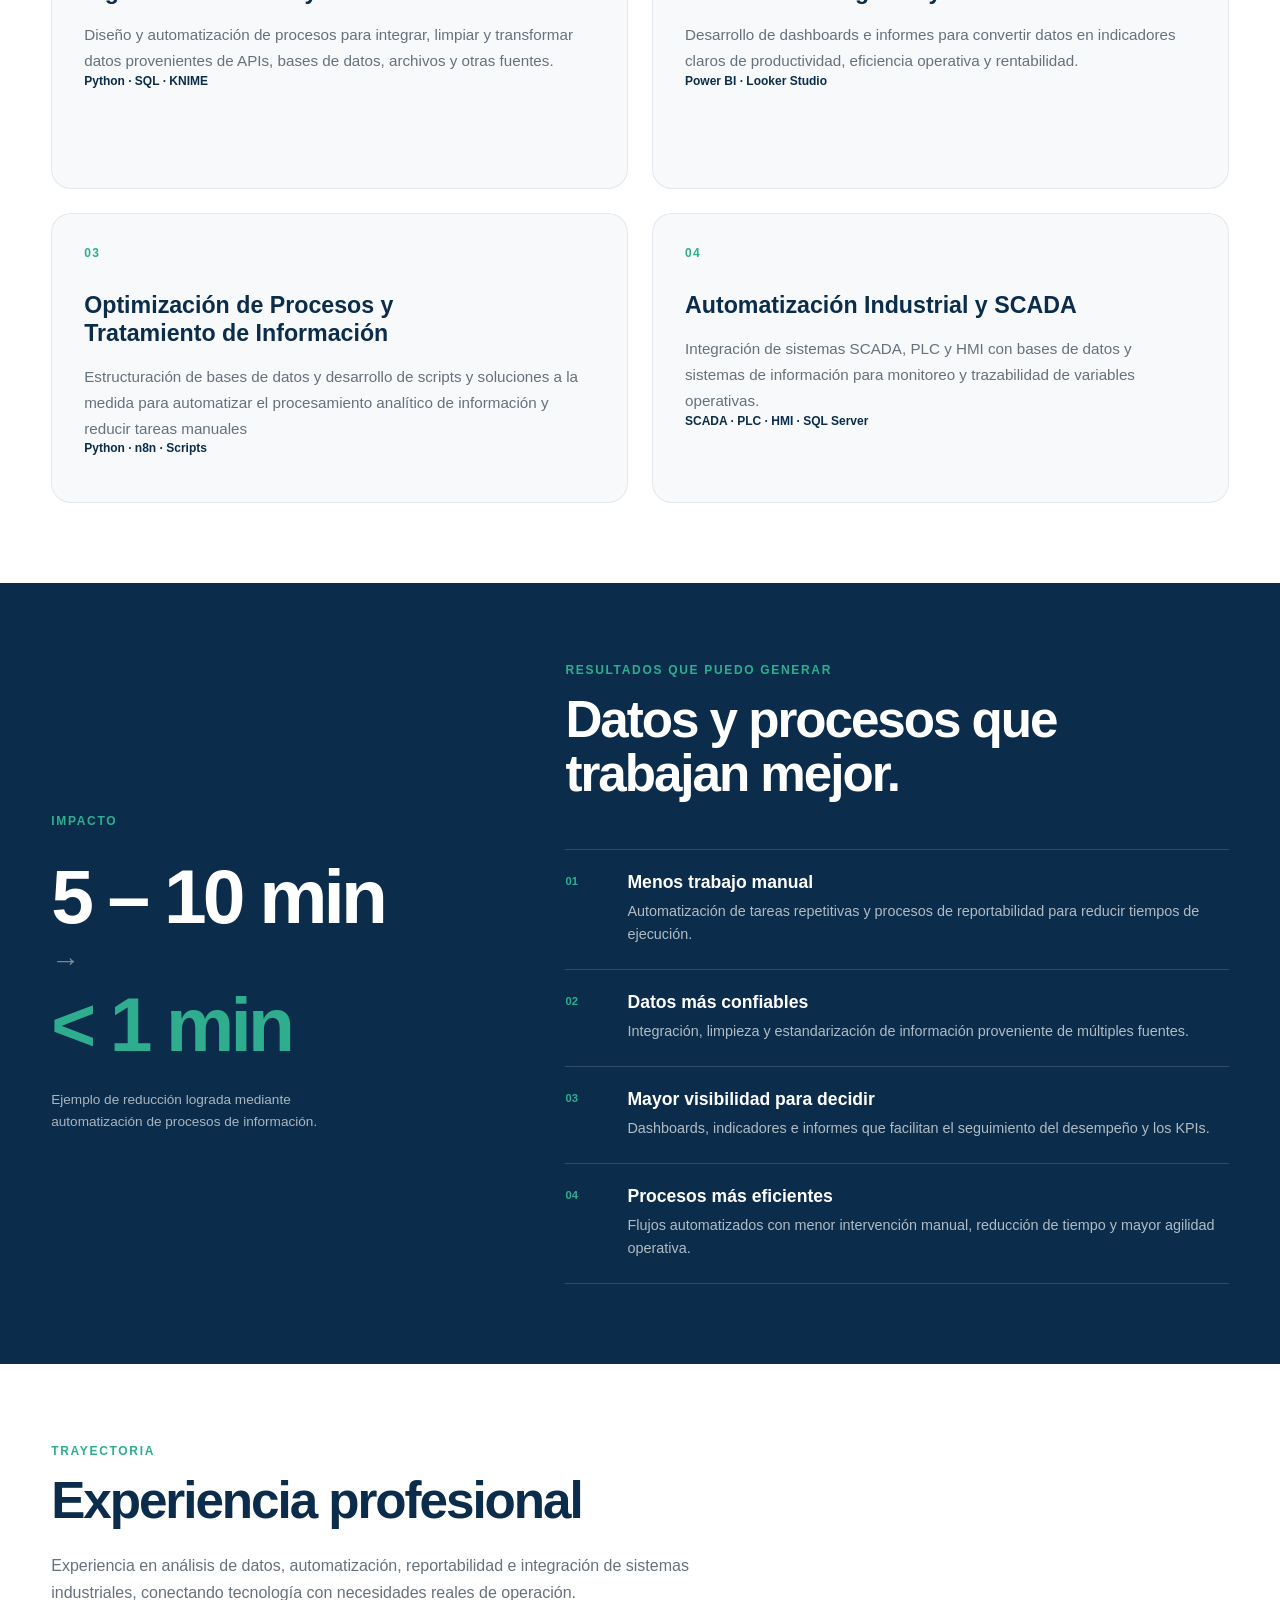
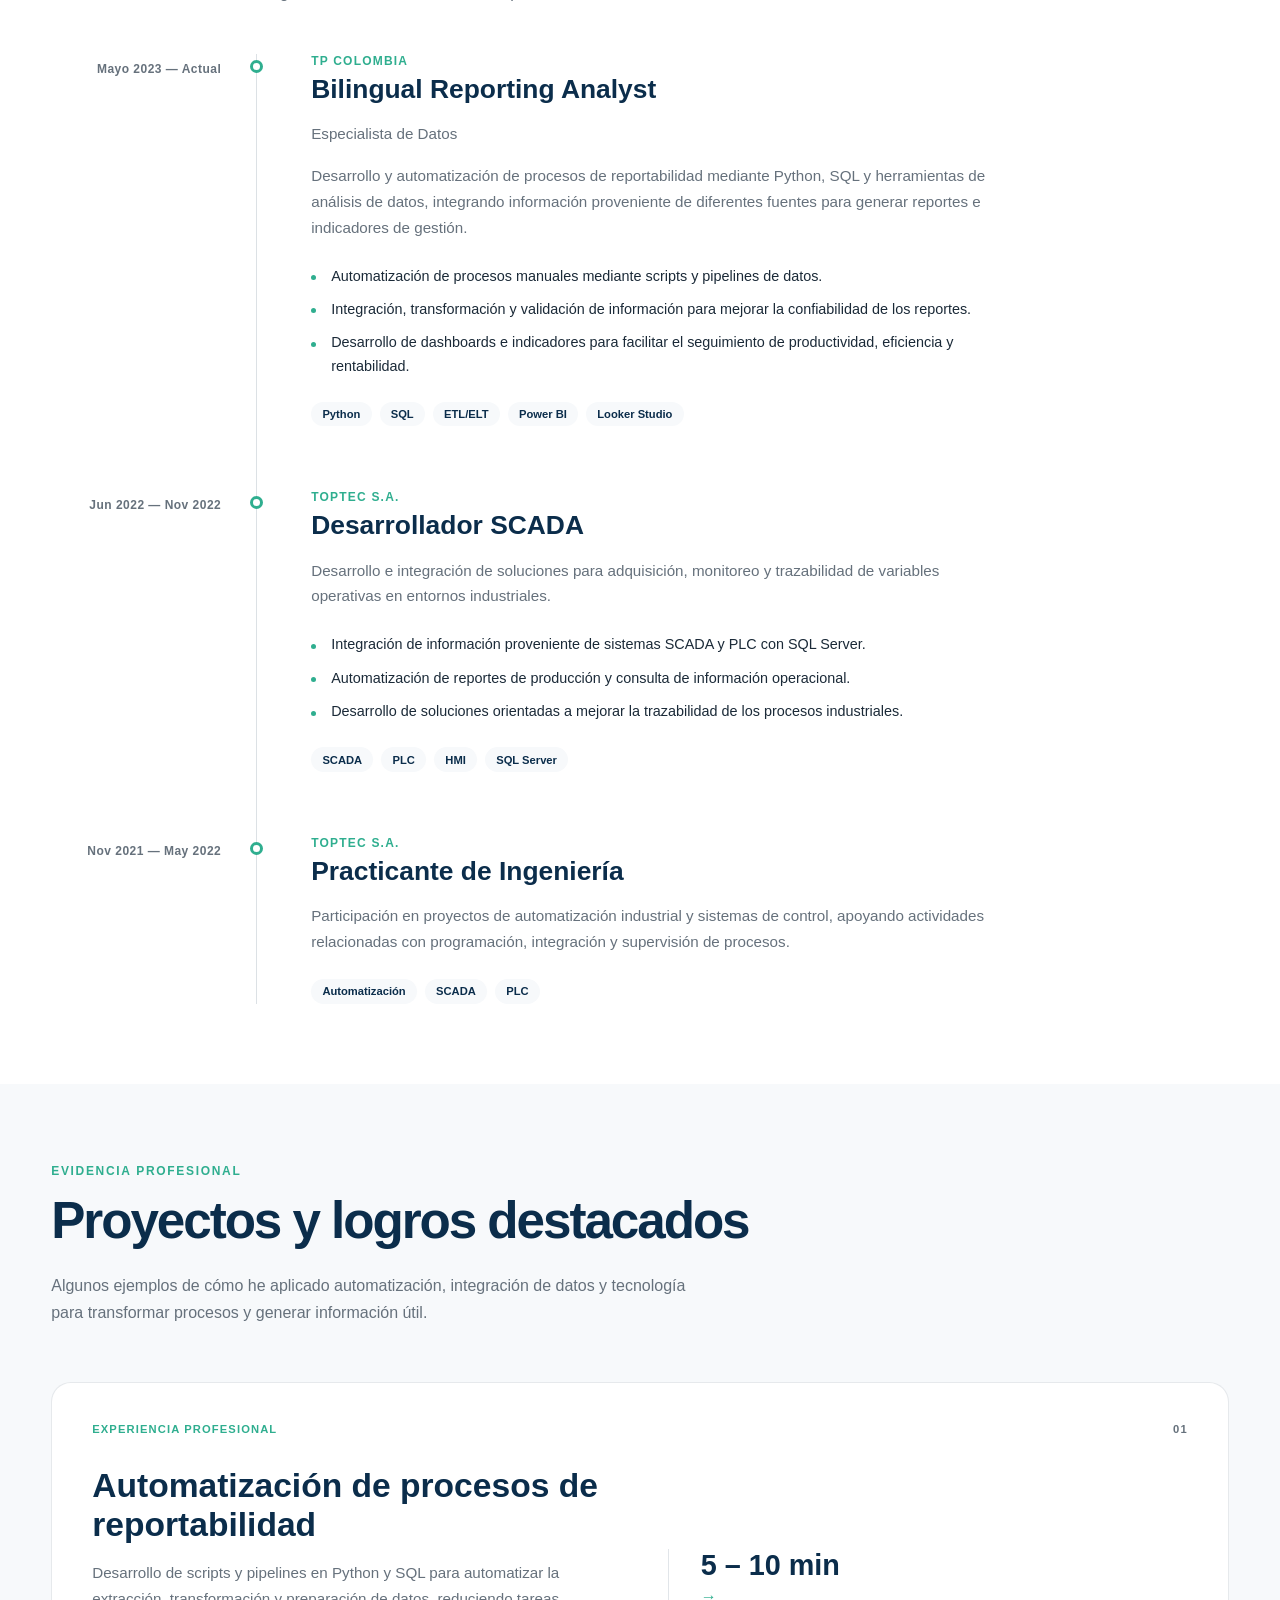
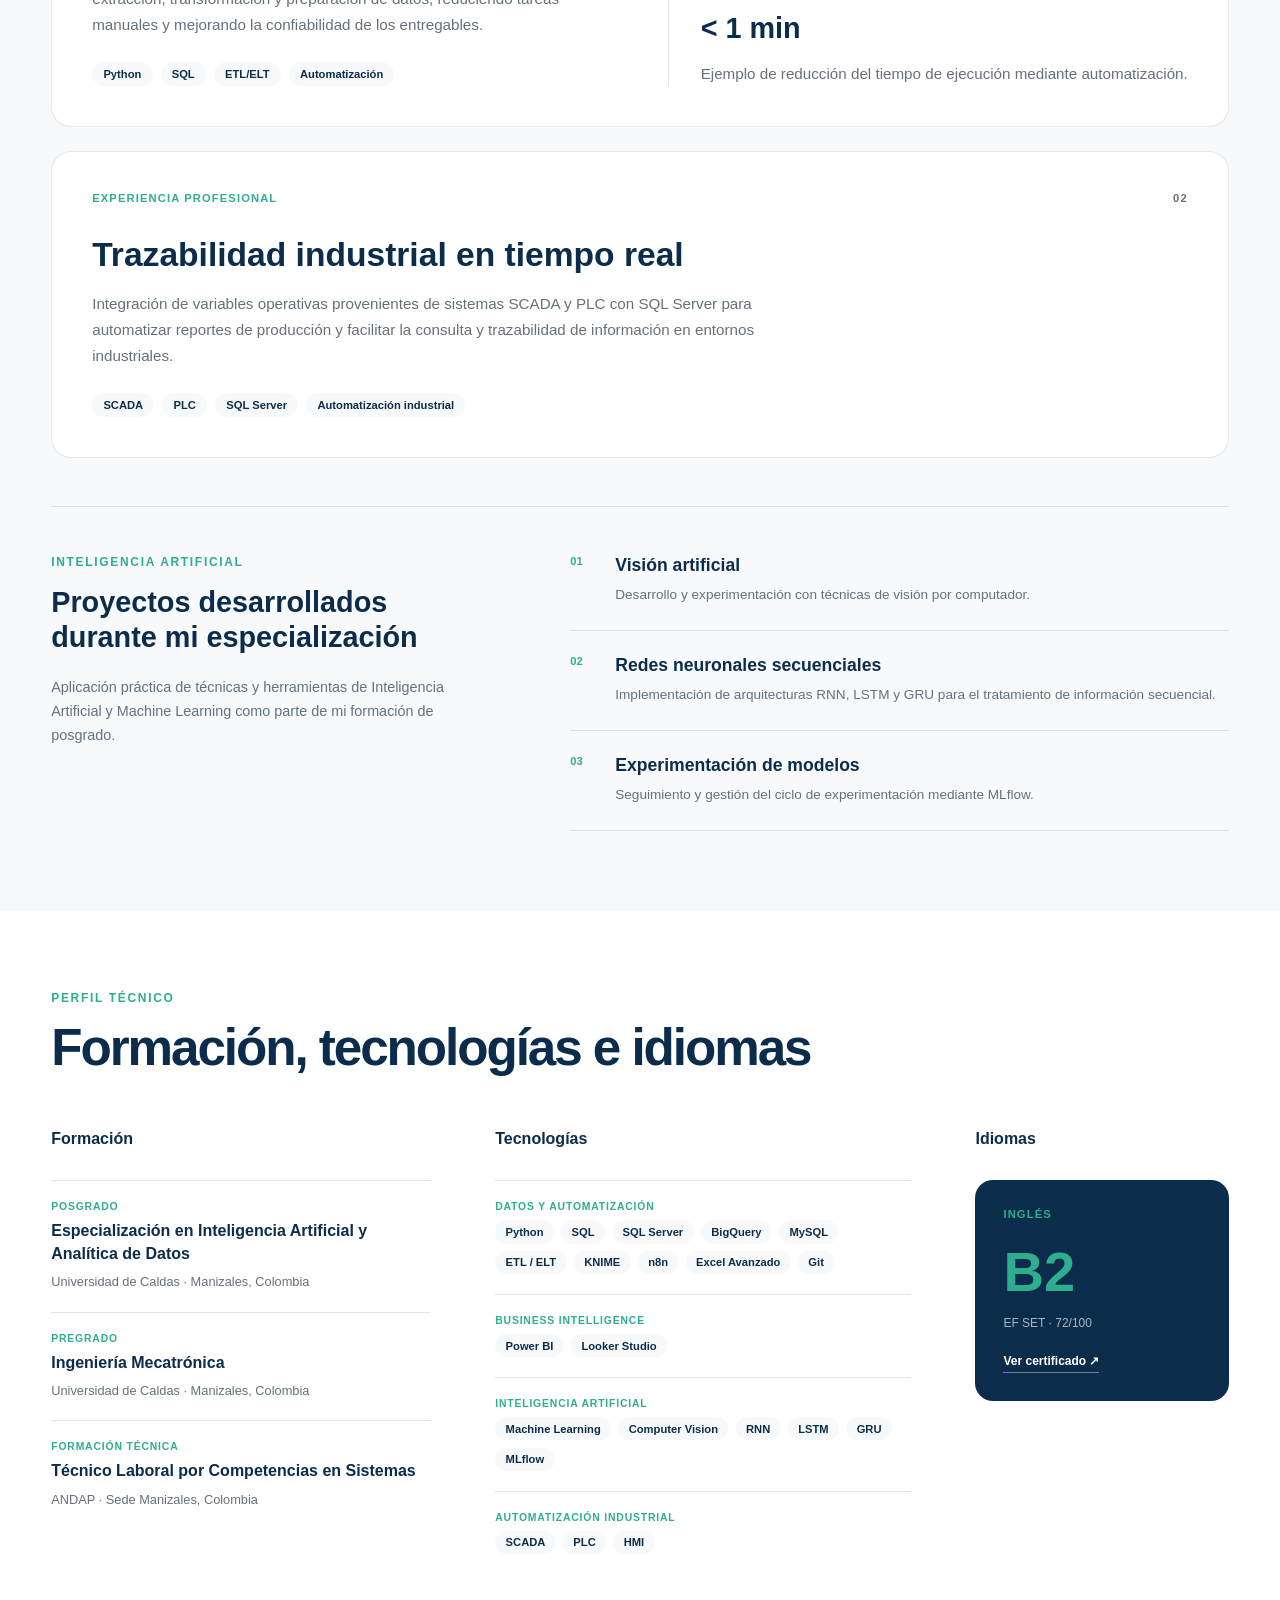
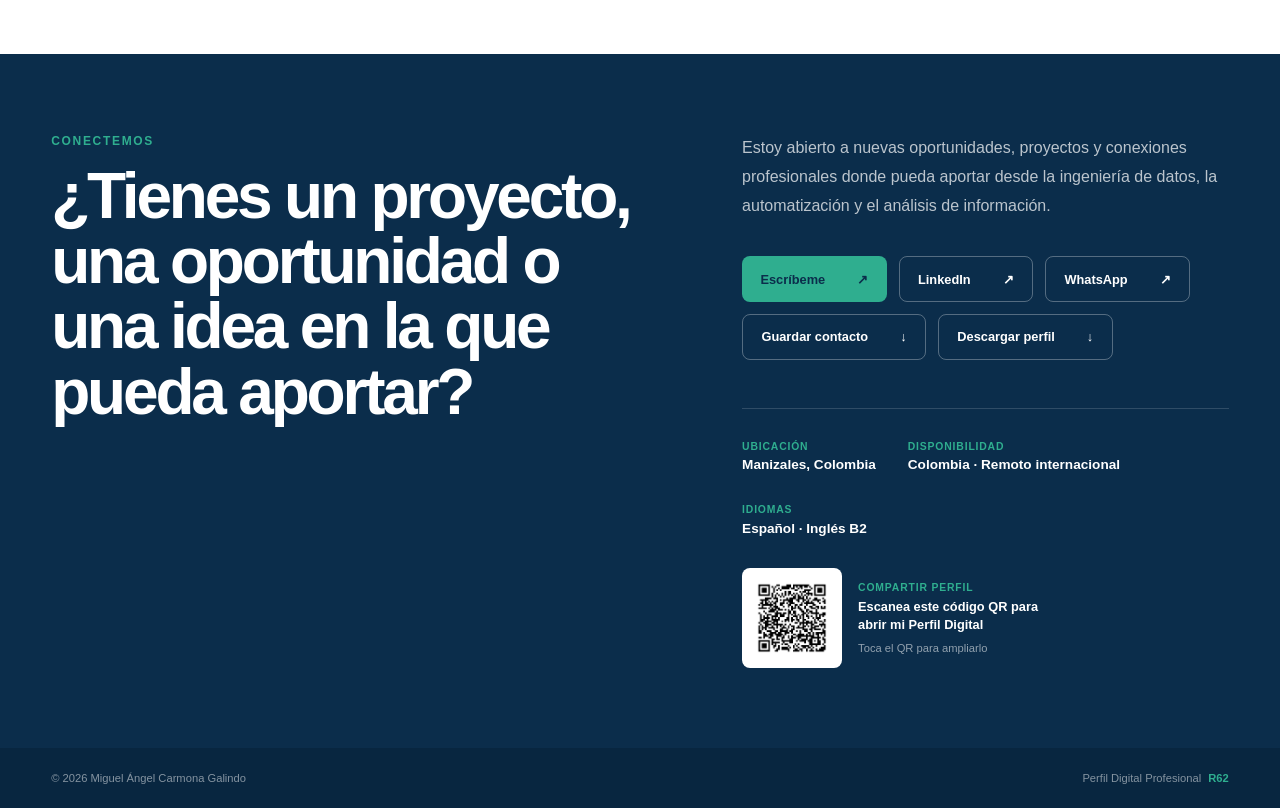
<file: perfiles/miguel-carmona/index.html>
<!DOCTYPE html>
<html lang="es">
<head>

    <meta charset="UTF-8">

    <meta
        name="viewport"
        content="width=device-width, initial-scale=1.0"
    >

    <!-- SEO -->
    <title>
        Miguel Ángel Carmona Galindo | Ingeniería de Datos y Automatización
    </title>

    <meta
        name="description"
        content="Perfil profesional de Miguel Ángel Carmona Galindo, Ingeniero Mecatrónico y Especialista en Inteligencia Artificial y Analítica de Datos, con experiencia en ingeniería de datos, automatización y Business Intelligence."
    >

    <meta
        name="author"
        content="Miguel Ángel Carmona Galindo"
    >

    <link
        rel="canonical"
        href="https://renacer62.com/perfiles/miguel-carmona/"
    >


    <!-- OPEN GRAPH -->
    <meta
        property="og:type"
        content="profile"
    >

    <meta
        property="og:site_name"
        content="Renacer 62"
    >

    <meta
        property="og:title"
        content="Miguel Ángel Carmona Galindo | Ingeniería de Datos y Automatización"
    >

    <meta
        property="og:description"
        content="Ingeniería de Datos · Automatización · Business Intelligence. Conoce la experiencia, capacidades y proyectos de Miguel Ángel Carmona Galindo."
    >

    <meta
        property="og:url"
        content="https://renacer62.com/perfiles/miguel-carmona/"
    >

    <meta
        property="og:image"
        content="https://renacer62.com/perfiles/miguel-carmona/img/miguel-social.png"
    >

    <meta
        property="og:image:alt"
        content="Perfil Digital Profesional de Miguel Ángel Carmona Galindo"
    >

    <meta
        property="og:locale"
        content="es_CO"
    >

    <meta
        property="profile:first_name"
        content="Miguel Ángel"
    >

    <meta
        property="profile:last_name"
        content="Carmona Galindo"
    >

    <!-- DATOS ESTRUCTURADOS -->
    <script type="application/ld+json">
    {
        "@context": "https://schema.org",
        "@type": "Person",
        "name": "Miguel Ángel Carmona Galindo",
        "url": "https://renacer62.com/perfiles/miguel-carmona/",
        "image": "https://renacer62.com/perfiles/miguel-carmona/img/miguel.jpeg",
        "jobTitle": "Bilingual Reporting Analyst",
        "description": "Ingeniero Mecatrónico y Especialista en Inteligencia Artificial y Analítica de Datos, con experiencia en ingeniería de datos, automatización y Business Intelligence.",
        "address": {
            "@type": "PostalAddress",
            "addressLocality": "Manizales",
            "addressCountry": "CO"
        },
        "knowsLanguage": [
            {
                "@type": "Language",
                "name": "Spanish",
                "alternateName": "es"
            },
            {
                "@type": "Language",
                "name": "English",
                "alternateName": "en"
            }
        ],
        "knowsAbout": [
            "Ingeniería de Datos",
            "ETL",
            "ELT",
            "Automatización de procesos",
            "Business Intelligence",
            "Python",
            "SQL",
            "Power BI",
            "Looker Studio",
            "Inteligencia Artificial",
            "SCADA"
        ],
        "sameAs": [
            "https://www.linkedin.com/in/miguel-ángel-carmona-galindo-794769212/",
            "https://cert.efset.org/a7z1WG"
        ]
    }
    </script>

    <!-- ESTILOS -->
    <link
        rel="stylesheet"
        href="css/style.css"
    >


    <!-- FAVICON -->
     <link
        rel="icon"
        type="image/png"
        sizes="16x16"
        href="assets/icons/favicon-16x16.png"
    >

    <link
        rel="icon"
        type="image/png"
        sizes="32x32"
        href="../../assets/icons/favicon-32x32.png"
    >

    <link
        rel="icon"
        type="image/png"
        sizes="48x48"
        href="../../assets/icons/favicon-48x48.png"
    >

    <link
        rel="apple-touch-icon"
        sizes="180x180"
        href="../../assets/icons/apple-touch-icon.png"
    >

</head>

<body>

    <header class="header">
        <div class="container header__inner">

            <a href="#inicio" class="header__brand">
                Miguel Carmona
            </a>

            <nav class="header__nav" aria-label="Navegación principal">
                <a href="#inicio">Inicio</a>
                <a href="#sobre-mi">Sobre mí</a>
                <a href="#capacidades">Capacidades</a>
                <a href="#experiencia">Experiencia</a>
                <a href="#contacto">Contacto</a>
            </nav>

        </div>
    </header>

    <main>

        <section class="hero" id="inicio">

            <div class="container hero__grid">

                <div class="hero__content">

                    <p class="hero__eyebrow">
                        Perfil Digital Profesional
                    </p>

                    <h1 class="hero__name">
                        Miguel Ángel
                        <span>Carmona Galindo</span>
                    </h1>

                    <p class="hero__specialty">
                        Ingeniería de Datos · Automatización · Business Intelligence
                    </p>

                    <p class="hero__value">
                        Transformo datos dispersos y procesos manuales
                        en flujos automatizados e información clara
                        para la toma de decisiones.
                    </p>

                    <p class="hero__education">
                        Ingeniero Mecatrónico · Especialista en Inteligencia
                        Artificial y Analítica de Datos
                    </p>

                    <div class="hero__meta">
                        <span>Manizales, Colombia</span>
                        <span>English B2</span>
                    </div>

                    <div class="hero__actions">

                        <a href="#contacto" class="button button--primary">
                            Contactar
                        </a>

                        <a href="#experiencia" class="button button--secondary">
                            Ver experiencia
                        </a>

                        <a
                            href="https://www.linkedin.com/in/miguel-ángel-carmona-galindo-794769212/"
                            class="button button--text"
                            target="_blank"
                            rel="noopener noreferrer"
                        >
                            LinkedIn ↗
                        </a>

                    </div>

                </div>

                <div class="hero__visual">

                    <div class="hero__photo-frame">

                        <img
                            src="img/miguel.jpeg"
                            alt="Fotografía profesional de Miguel Ángel Carmona Galindo"
                            class="hero__photo"
                        >

                    </div>

                    <a
                        href="https://cert.efset.org/a7z1WG"
                        class="hero__credential"
                        target="_blank"
                        rel="noopener noreferrer"
                    >
                        <strong>B2</strong>
                        <span>English</span>
                        <small>EF SET <span aria-hidden="true">↗</span></small>
                    </a>

                </div>

            </div>

        </section> <!--.hero-->

        <!-- SOBRE MÍ -->
        <section class="about" id="sobre-mi">

            <div class="container about__grid">

                <div class="about__heading">

                    <p class="section-label">
                        Sobre mí
                    </p>

                    <h2>
                        Ingeniería, automatización
                        y datos bajo una misma visión.
                    </h2>

                </div>

                <div class="about__content">

                    <p>
                        Soy Ingeniero Mecatrónico y Especialista en Inteligencia
                        Artificial y Analítica de Datos. Mi trayectoria profesional
                        ha evolucionado desde la automatización y el control industrial
                        hacia la ingeniería de datos, la automatización de procesos
                        y Business Intelligence.
                    </p>

                    <p>
                        Esta combinación me permite entender los datos no solo desde
                        la tecnología, sino también desde los procesos que los generan.
                        He trabajado integrando sistemas industriales, bases de datos
                        y herramientas analíticas, así como desarrollando procesos
                        ETL/ELT, automatizando reportes y construyendo soluciones
                        para el seguimiento de indicadores.
                    </p>

                    <p class="about__highlight">
                        Me especializo en transformar procesos manuales e información
                        proveniente de múltiples fuentes en soluciones automatizadas,
                        confiables y útiles para la toma de decisiones.
                    </p>

                </div>

            </div>

        </section> <!--.about-->

        <!-- CAPACIDADES -->
        <section class="capabilities" id="capacidades">

            <div class="container">

                <div class="capabilities__header">
                    <p class="section-label">Lo que puedo aportar</p>

                    <h2 class="section-title">
                        Capacidades profesionales
                    </h2>
                </div>

                <div class="capabilities__grid">

                    <article class="capability">
                        <span class="capability__number">01</span>

                        <h3>Ingeniería de Datos y ETL/ELT</h3>

                        <p>
                            Diseño y automatización de procesos para integrar,
                            limpiar y transformar datos provenientes de APIs,
                            bases de datos, archivos y otras fuentes.
                        </p>

                        <span class="capability__tech">
                            Python · SQL · KNIME
                        </span>
                    </article>

                    <article class="capability">
                        <span class="capability__number">02</span>

                        <h3>Business Intelligence y Visualización</h3>

                        <p>
                            Desarrollo de dashboards e informes para convertir
                            datos en indicadores claros de productividad,
                            eficiencia operativa y rentabilidad.
                        </p>

                        <span class="capability__tech">
                            Power BI · Looker Studio
                        </span>
                    </article>

                    <article class="capability">
                        <span class="capability__number">03</span>

                        <h3>Optimización de Procesos y Tratamiento de Información</h3>

                        <p>
                            Estructuración de bases de datos y desarrollo de scripts y soluciones a la medida para automatizar el procesamiento analítico de información y reducir tareas manuales
                        </p>

                        <span class="capability__tech">
                            Python · n8n · Scripts
                        </span>
                    </article>

                    <article class="capability">
                        <span class="capability__number">04</span>

                        <h3>Automatización Industrial y SCADA</h3>

                        <p>
                            Integración de sistemas SCADA, PLC y HMI con
                            bases de datos y sistemas de información para
                            monitoreo y trazabilidad de variables operativas.
                        </p>

                        <span class="capability__tech">
                            SCADA · PLC · HMI · SQL Server
                        </span>
                    </article>

                </div>

            </div>

        </section> <!--.capabilities-->

        <!-- RESULTADOS -->
        <section class="results">

            <div class="container results__grid">

                <div class="results__impact">

                    <p class="section-label">
                        Impacto
                    </p>

                    <div class="results__metric">
                        <span>5 – 10 min</span>
                        <strong>→</strong>
                        <span>&lt; 1 min</span>
                    </div>

                    <p class="results__metric-text">
                        Ejemplo de reducción lograda mediante
                        automatización de procesos de información.
                    </p>

                </div>

                <div class="results__content">

                    <p class="section-label">
                        Resultados que puedo generar
                    </p>

                    <h2 class="section-title">
                        Datos y procesos que trabajan mejor.
                    </h2>

                    <div class="results__list">

                        <div class="result">
                            <span class="result__number">01</span>

                            <div>
                                <h3>Menos trabajo manual</h3>
                                <p>
                                    Automatización de tareas repetitivas y procesos
                                    de reportabilidad para reducir tiempos de ejecución.
                                </p>
                            </div>
                        </div>

                        <div class="result">
                            <span class="result__number">02</span>

                            <div>
                                <h3>Datos más confiables</h3>
                                <p>
                                    Integración, limpieza y estandarización de
                                    información proveniente de múltiples fuentes.
                                </p>
                            </div>
                        </div>

                        <div class="result">
                            <span class="result__number">03</span>

                            <div>
                                <h3>Mayor visibilidad para decidir</h3>
                                <p>
                                    Dashboards, indicadores e informes que facilitan
                                    el seguimiento del desempeño y los KPIs.
                                </p>
                            </div>
                        </div>

                        <div class="result">
                            <span class="result__number">04</span>

                            <div>
                                <h3>Procesos más eficientes</h3>
                                <p>
                                    Flujos automatizados con menor intervención manual,
                                    reducción de tiempo y mayor agilidad operativa.
                                </p>
                            </div>
                        </div>

                    </div>

                </div>

            </div>

        </section> <!--.results-->

        <!-- EXPERIENCIA -->
        <section class="experience" id="experiencia">

            <div class="container">

                <div class="experience__header">
                    <p class="section-label">Trayectoria</p>

                    <h2 class="section-title">
                        Experiencia profesional
                    </h2>

                    <p class="experience__intro">
                        Experiencia en análisis de datos, automatización,
                        reportabilidad e integración de sistemas industriales,
                        conectando tecnología con necesidades reales de operación.
                    </p>
                </div>

                <div class="timeline">

                    <!-- EXPERIENCIA 01 -->
                    <article class="timeline__item">

                        <div class="timeline__date">
                            <span>Mayo 2023 — Actual</span>
                        </div>

                        <div class="timeline__marker"></div>

                        <div class="timeline__content">

                            <p class="timeline__company">
                                TP Colombia
                            </p>

                            <h3>
                                Bilingual Reporting Analyst
                            </h3>
                            <p class="timeline__role-detail">
                                Especialista de Datos
                            </p>

                            <p>
                                Desarrollo y automatización de procesos de
                                reportabilidad mediante Python, SQL y herramientas
                                de análisis de datos, integrando información
                                proveniente de diferentes fuentes para generar
                                reportes e indicadores de gestión.
                            </p>

                            <ul class="timeline__achievements">
                                <li>
                                    Automatización de procesos manuales mediante
                                    scripts y pipelines de datos.
                                </li>

                                <li>
                                    Integración, transformación y validación de
                                    información para mejorar la confiabilidad
                                    de los reportes.
                                </li>

                                <li>
                                    Desarrollo de dashboards e indicadores para
                                    facilitar el seguimiento de productividad,
                                    eficiencia y rentabilidad.
                                </li>
                            </ul>

                            <div class="timeline__tags">
                                <span>Python</span>
                                <span>SQL</span>
                                <span>ETL/ELT</span>
                                <span>Power BI</span>
                                <span>Looker Studio</span>
                            </div>

                        </div>

                    </article>


                    <!-- EXPERIENCIA 02 -->
                    <article class="timeline__item">

                        <div class="timeline__date">
                            <span>Jun 2022 — Nov 2022</span>
                        </div>

                        <div class="timeline__marker"></div>

                        <div class="timeline__content">

                            <p class="timeline__company">
                                TOPTEC S.A.
                            </p>

                            <h3>
                                Desarrollador SCADA
                            </h3>

                            <p>
                                Desarrollo e integración de soluciones para
                                adquisición, monitoreo y trazabilidad de variables
                                operativas en entornos industriales.
                            </p>

                            <ul class="timeline__achievements">
                                <li>
                                    Integración de información proveniente de
                                    sistemas SCADA y PLC con SQL Server.
                                </li>

                                <li>
                                    Automatización de reportes de producción
                                    y consulta de información operacional.
                                </li>

                                <li>
                                    Desarrollo de soluciones orientadas a mejorar
                                    la trazabilidad de los procesos industriales.
                                </li>
                            </ul>

                            <div class="timeline__tags">
                                <span>SCADA</span>
                                <span>PLC</span>
                                <span>HMI</span>
                                <span>SQL Server</span>
                            </div>

                        </div>

                    </article>


                    <!-- EXPERIENCIA 03 -->
                    <article class="timeline__item">

                        <div class="timeline__date">
                            <span>Nov 2021 — May 2022</span>
                        </div>

                        <div class="timeline__marker"></div>

                        <div class="timeline__content">

                            <p class="timeline__company">
                                TOPTEC S.A.
                            </p>

                            <h3>
                                Practicante de Ingeniería
                            </h3>

                            <p>
                                Participación en proyectos de automatización
                                industrial y sistemas de control, apoyando
                                actividades relacionadas con programación,
                                integración y supervisión de procesos.
                            </p>

                            <div class="timeline__tags">
                                <span>Automatización</span>
                                <span>SCADA</span>
                                <span>PLC</span>
                            </div>

                        </div>

                    </article>

                </div>

            </div>

        </section> <!--.experience-->

        <!-- PROYECTOS Y LOGROS -->
        <section class="projects" id="proyectos">

            <div class="container">

                <div class="projects__header">
                    <p class="section-label">Evidencia profesional</p>

                    <h2 class="section-title">
                        Proyectos y logros destacados
                    </h2>

                    <p class="projects__intro">
                        Algunos ejemplos de cómo he aplicado automatización,
                        integración de datos y tecnología para transformar
                        procesos y generar información útil.
                    </p>
                </div>


                <!-- CASOS PROFESIONALES -->
                <div class="projects__professional">

                    <article class="project project--featured">

                        <div class="project__meta">
                            <span class="project__type">Experiencia profesional</span>
                            <span class="project__number">01</span>
                        </div>

                        <div class="project__body">

                            <div>
                                <h3>
                                    Automatización de procesos de reportabilidad
                                </h3>

                                <p>
                                    Desarrollo de scripts y pipelines en Python y SQL
                                    para automatizar la extracción, transformación y
                                    preparación de datos, reduciendo tareas manuales
                                    y mejorando la confiabilidad de los entregables.
                                </p>

                                <div class="project__tags">
                                    <span>Python</span>
                                    <span>SQL</span>
                                    <span>ETL/ELT</span>
                                    <span>Automatización</span>
                                </div>
                            </div>

                            <div class="project__result">
                                <strong>5 – 10 min</strong>
                                <span>→</span>
                                <strong>&lt; 1 min</strong>

                                <p>
                                    Ejemplo de reducción del tiempo de ejecución
                                    mediante automatización.
                                </p>
                            </div>

                        </div>

                    </article>


                    <article class="project">

                        <div class="project__meta">
                            <span class="project__type">Experiencia profesional</span>
                            <span class="project__number">02</span>
                        </div>

                        <div class="project__body">

                            <div>
                                <h3>
                                    Trazabilidad industrial en tiempo real
                                </h3>

                                <p>
                                    Integración de variables operativas provenientes
                                    de sistemas SCADA y PLC con SQL Server para
                                    automatizar reportes de producción y facilitar
                                    la consulta y trazabilidad de información en
                                    entornos industriales.
                                </p>

                                <div class="project__tags">
                                    <span>SCADA</span>
                                    <span>PLC</span>
                                    <span>SQL Server</span>
                                    <span>Automatización industrial</span>
                                </div>
                            </div>

                        </div>

                    </article>

                </div>


                <!-- PROYECTOS ACADÉMICOS -->
                <div class="academic-projects">

                    <div class="academic-projects__heading">

                        <p class="section-label">
                            Inteligencia Artificial
                        </p>

                        <h3>
                            Proyectos desarrollados durante mi especialización
                        </h3>

                        <p>
                            Aplicación práctica de técnicas y herramientas de
                            Inteligencia Artificial y Machine Learning como parte
                            de mi formación de posgrado.
                        </p>

                    </div>


                    <div class="academic-projects__grid">

                        <article class="academic-project">
                            <span>01</span>

                            <h4>Visión artificial</h4>

                            <p>
                                Desarrollo y experimentación con técnicas de
                                visión por computador.
                            </p>
                        </article>


                        <article class="academic-project">
                            <span>02</span>

                            <h4>Redes neuronales secuenciales</h4>

                            <p>
                                Implementación de arquitecturas RNN, LSTM y GRU
                                para el tratamiento de información secuencial.
                            </p>
                        </article>


                        <article class="academic-project">
                            <span>03</span>

                            <h4>Experimentación de modelos</h4>

                            <p>
                                Seguimiento y gestión del ciclo de experimentación
                                mediante MLflow.
                            </p>
                        </article>

                    </div>

                </div>

            </div>

        </section> <!--.projects-->

        <!-- FORMACIÓN Y HERRAMIENTAS -->
        <section class="profile-details">

            <div class="container">

                <div class="profile-details__header">
                    <p class="section-label">Perfil técnico</p>

                    <h2 class="section-title">
                        Formación, tecnologías e idiomas
                    </h2>
                </div>

                <div class="profile-details__grid">

                    <!-- FORMACIÓN -->
                    <div class="detail-column">

                        <h3>Formación</h3>

                        <div class="education-item">
                            <span>Posgrado</span>

                            <h4>
                                Especialización en Inteligencia Artificial
                                y Analítica de Datos
                            </h4>

                            <p>Universidad de Caldas · Manizales, Colombia</p>
                        </div>

                        <div class="education-item">
                            <span>Pregrado</span>

                            <h4>Ingeniería Mecatrónica</h4>

                            <p>Universidad de Caldas · Manizales, Colombia</p>
                        </div>

                        <div class="education-item">
                            <span>Formación técnica</span>

                            <h4>Técnico Laboral por Competencias en Sistemas</h4>

                            <p>ANDAP · Sede Manizales, Colombia</p>
                        </div>

                    </div>


                    <!-- TECNOLOGÍAS -->
                    <div class="detail-column">

                        <h3>Tecnologías</h3>

                        <div class="technology-group">
                            <span>Datos y automatización</span>

                            <div class="technology-list">
                                <span>Python</span>
                                <span>SQL</span>
                                <span>SQL Server</span>
                                <span>BigQuery</span>
                                <span>MySQL</span>
                                <span>ETL / ELT</span>
                                <span>KNIME</span>
                                <span>n8n</span>
                                <span>Excel Avanzado</span>
                                <span>Git</span>
                            </div>
                        </div>

                        <div class="technology-group">
                            <span>Business Intelligence</span>

                            <div class="technology-list">
                                <span>Power BI</span>
                                <span>Looker Studio</span>
                            </div>
                        </div>

                        <div class="technology-group">
                            <span>Inteligencia Artificial</span>

                            <div class="technology-list">
                                <span>Machine Learning</span>
                                <span>Computer Vision</span>
                                <span>RNN</span>
                                <span>LSTM</span>
                                <span>GRU</span>
                                <span>MLflow</span>
                            </div>
                        </div>

                        <div class="technology-group">
                            <span>Automatización industrial</span>

                            <div class="technology-list">
                                <span>SCADA</span>
                                <span>PLC</span>
                                <span>HMI</span>
                            </div>
                        </div>

                    </div>


                    <!-- IDIOMAS -->
                    <div class="detail-column detail-column--language">

                        <h3>Idiomas</h3>

                        <div class="language-card">

                            <span class="language-card__language">
                                Inglés
                            </span>

                            <strong>B2</strong>

                            <span class="language-card__score">
                                EF SET · 72/100
                            </span>

                            <a
                                href="https://cert.efset.org/a7z1WG"
                                target="_blank"
                                rel="noopener noreferrer"
                            >
                                Ver certificado ↗
                            </a>

                        </div>

                    </div>

                </div>

            </div>

        </section> <!--.profile-details-->

        <!-- CONTACTO -->
        <section class="contact" id="contacto">

            <div class="container contact__grid">

                <div class="contact__heading">

                    <p class="section-label">
                        Conectemos
                    </p>

                    <h2>
                        ¿Tienes un proyecto, una oportunidad
                        o una idea en la que pueda aportar?
                    </h2>

                </div>

                <div class="contact__content">

                    <p>
                        Estoy abierto a nuevas oportunidades, proyectos y conexiones profesionales donde pueda aportar desde la ingeniería de datos, la automatización y el análisis de información.
                    </p>

                    <div class="contact__actions">

                        <a
                            href="mailto:miguelcg0604@gmail.com"
                            class="contact__button contact__button--primary"
                        >
                            Escríbeme
                            <span aria-hidden="true">↗</span>
                        </a>

                        <a
                            href="https://www.linkedin.com/in/miguel-ángel-carmona-galindo-794769212/"
                            class="contact__button contact__button--secondary"
                            target="_blank"
                            rel="noopener noreferrer"
                        >
                            LinkedIn
                            <span aria-hidden="true">↗</span>
                        </a>

                        <a
                            href="https://wa.me/573218510263"
                            class="contact__button contact__button--secondary"
                            target="_blank"
                            rel="noopener noreferrer"
                        >
                            WhatsApp
                            <span aria-hidden="true">↗</span>
                        </a>

                        <a
                            href="miguel-carmona.vcf"
                            class="contact__button contact__button--secondary"
                            download
                        >
                            Guardar contacto
                            <span aria-hidden="true">↓</span>
                        </a>

                        <a
                            href="files/miguel-carmona-perfil-profesional.pdf"
                            class="contact__button contact__button--secondary"
                            target="_blank"
                            rel="noopener noreferrer"
                        >
                            Descargar perfil
                            <span aria-hidden="true">↓</span>
                        </a>

                    </div>

                    <div class="contact__info">

                        <div>
                            <span>Ubicación</span>
                            <strong>Manizales, Colombia</strong>
                        </div>

                        <div>
                            <span>Disponibilidad</span>
                            <strong>Colombia · Remoto internacional</strong>
                        </div>

                        <div>
                            <span>Idiomas</span>
                            <strong>Español · Inglés B2</strong>
                        </div>

                    </div>

                    <div class="contact__qr">

                        <button
                            class="contact__qr-button"
                            type="button"
                            aria-label="Ampliar código QR"
                            id="openQr"
                        >
                            <img
                                src="img/qr-miguel-carmona.png"
                                alt="Código QR para abrir el Perfil Digital Profesional de Miguel Ángel Carmona Galindo"
                            >
                        </button>

                        <div>
                            <span>Compartir perfil</span>

                            <strong>
                                Escanea este código QR para abrir mi Perfil Digital
                            </strong>

                            <small>Toca el QR para ampliarlo</small>
                        </div>

                    </div>

                </div>

            </div>

        </section> <!--.contact-->

    </main>

    <footer class="footer">

        <div class="container footer__content">

            <p>
                © 2026 Miguel Ángel Carmona Galindo
            </p>

            <p class="footer__r62">
                Perfil Digital Profesional
                <a href="https://renacer62.com">
                    R62
                </a>
            </p>

        </div>

    </footer>

    <div
        class="qr-modal"
        id="qrModal"
        aria-hidden="true"
    >
        <button
            class="qr-modal__close"
            type="button"
            id="closeQr"
            aria-label="Cerrar código QR"
        >
            ×
        </button>

        <div class="qr-modal__content">

            <p>Perfil Digital Profesional</p>

            <img
                src="img/qr-miguel-carmona.png"
                alt="Código QR del Perfil Digital Profesional de Miguel Ángel Carmona Galindo"
            >

            <strong>Miguel Ángel Carmona Galindo</strong>

            <span>Escanea para abrir el perfil</span>

        </div>
    </div>

    <script>
        const openQr = document.querySelector('#openQr');
        const closeQr = document.querySelector('#closeQr');
        const qrModal = document.querySelector('#qrModal');

        openQr.addEventListener('click', () => {
            qrModal.classList.add('is-open');
            qrModal.setAttribute('aria-hidden', 'false');
        });

        closeQr.addEventListener('click', () => {
            qrModal.classList.remove('is-open');
            qrModal.setAttribute('aria-hidden', 'true');
        });

        qrModal.addEventListener('click', (event) => {
            if (event.target === qrModal) {
                qrModal.classList.remove('is-open');
                qrModal.setAttribute('aria-hidden', 'true');
            }
        });

        document.addEventListener('keydown', (event) => {
            if (event.key === 'Escape') {
                qrModal.classList.remove('is-open');
                qrModal.setAttribute('aria-hidden', 'true');
            }
        });
    </script>

</body>
</html>
</file>
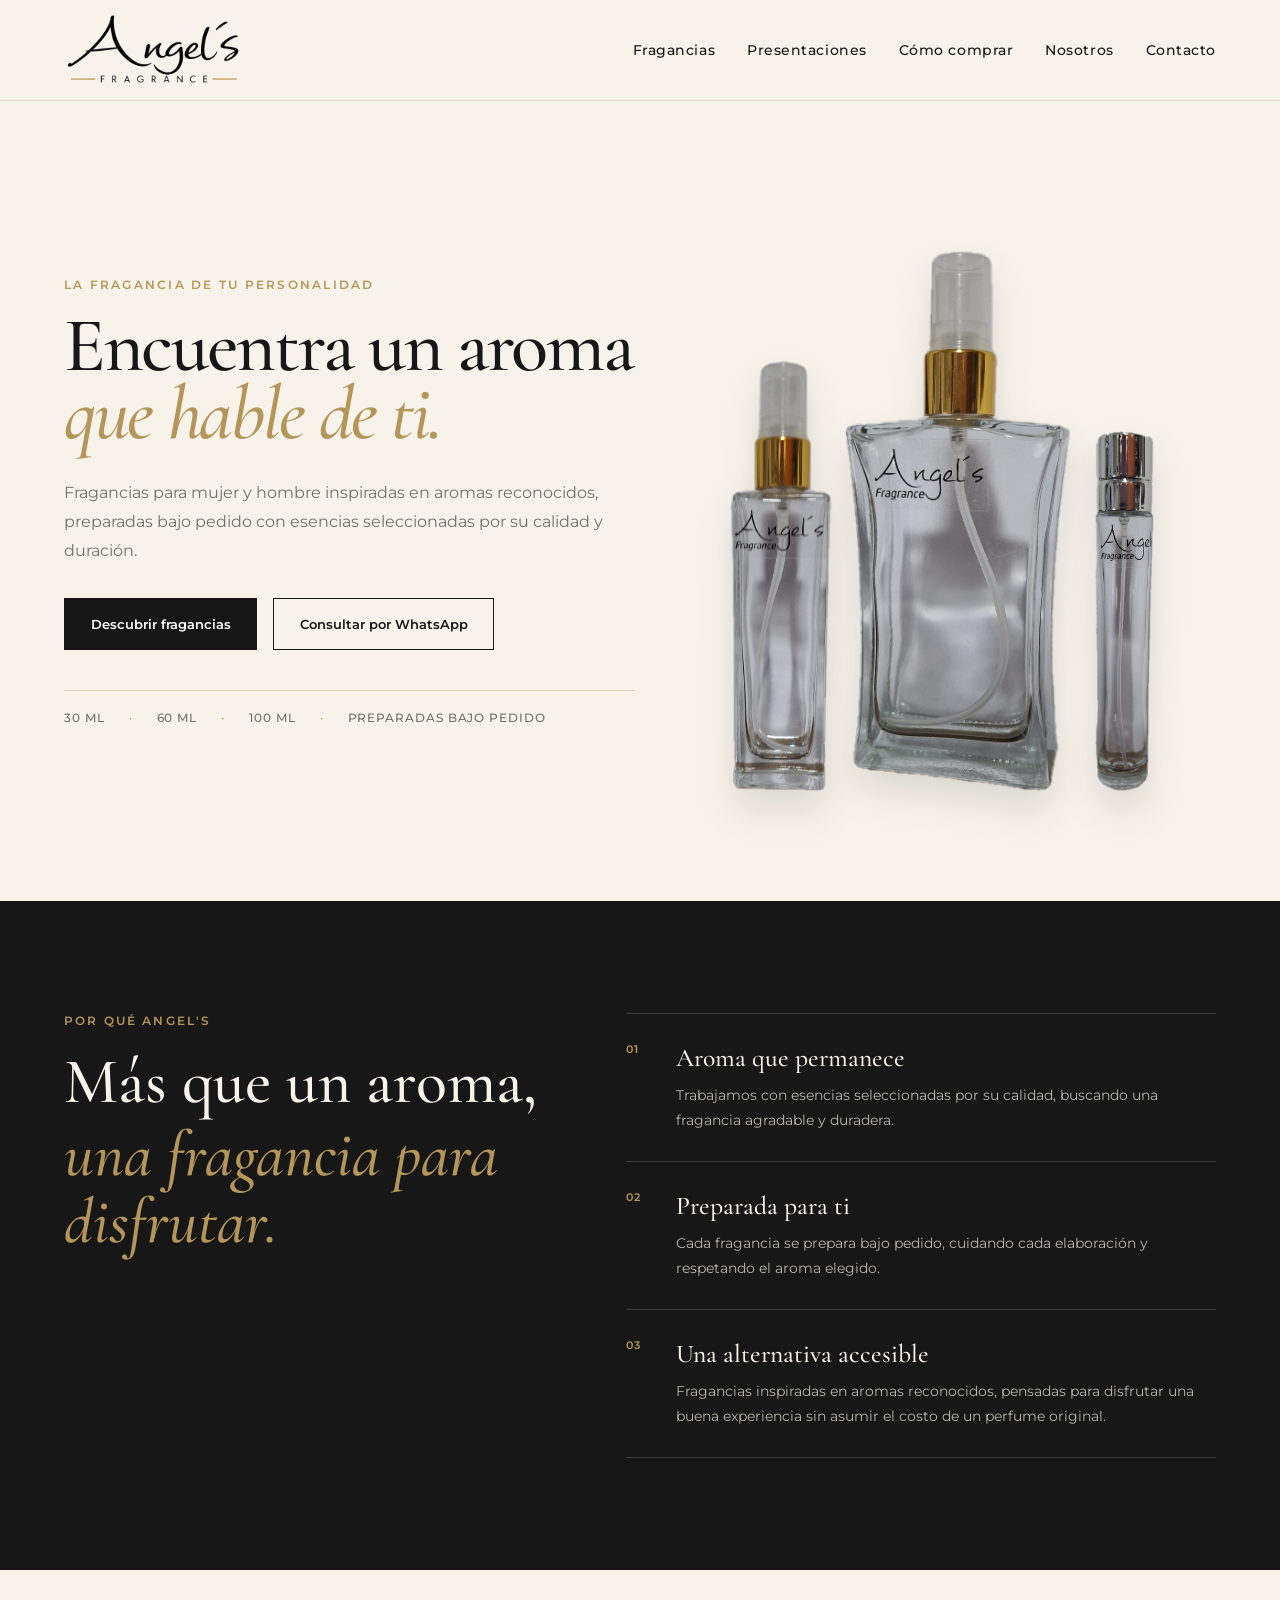
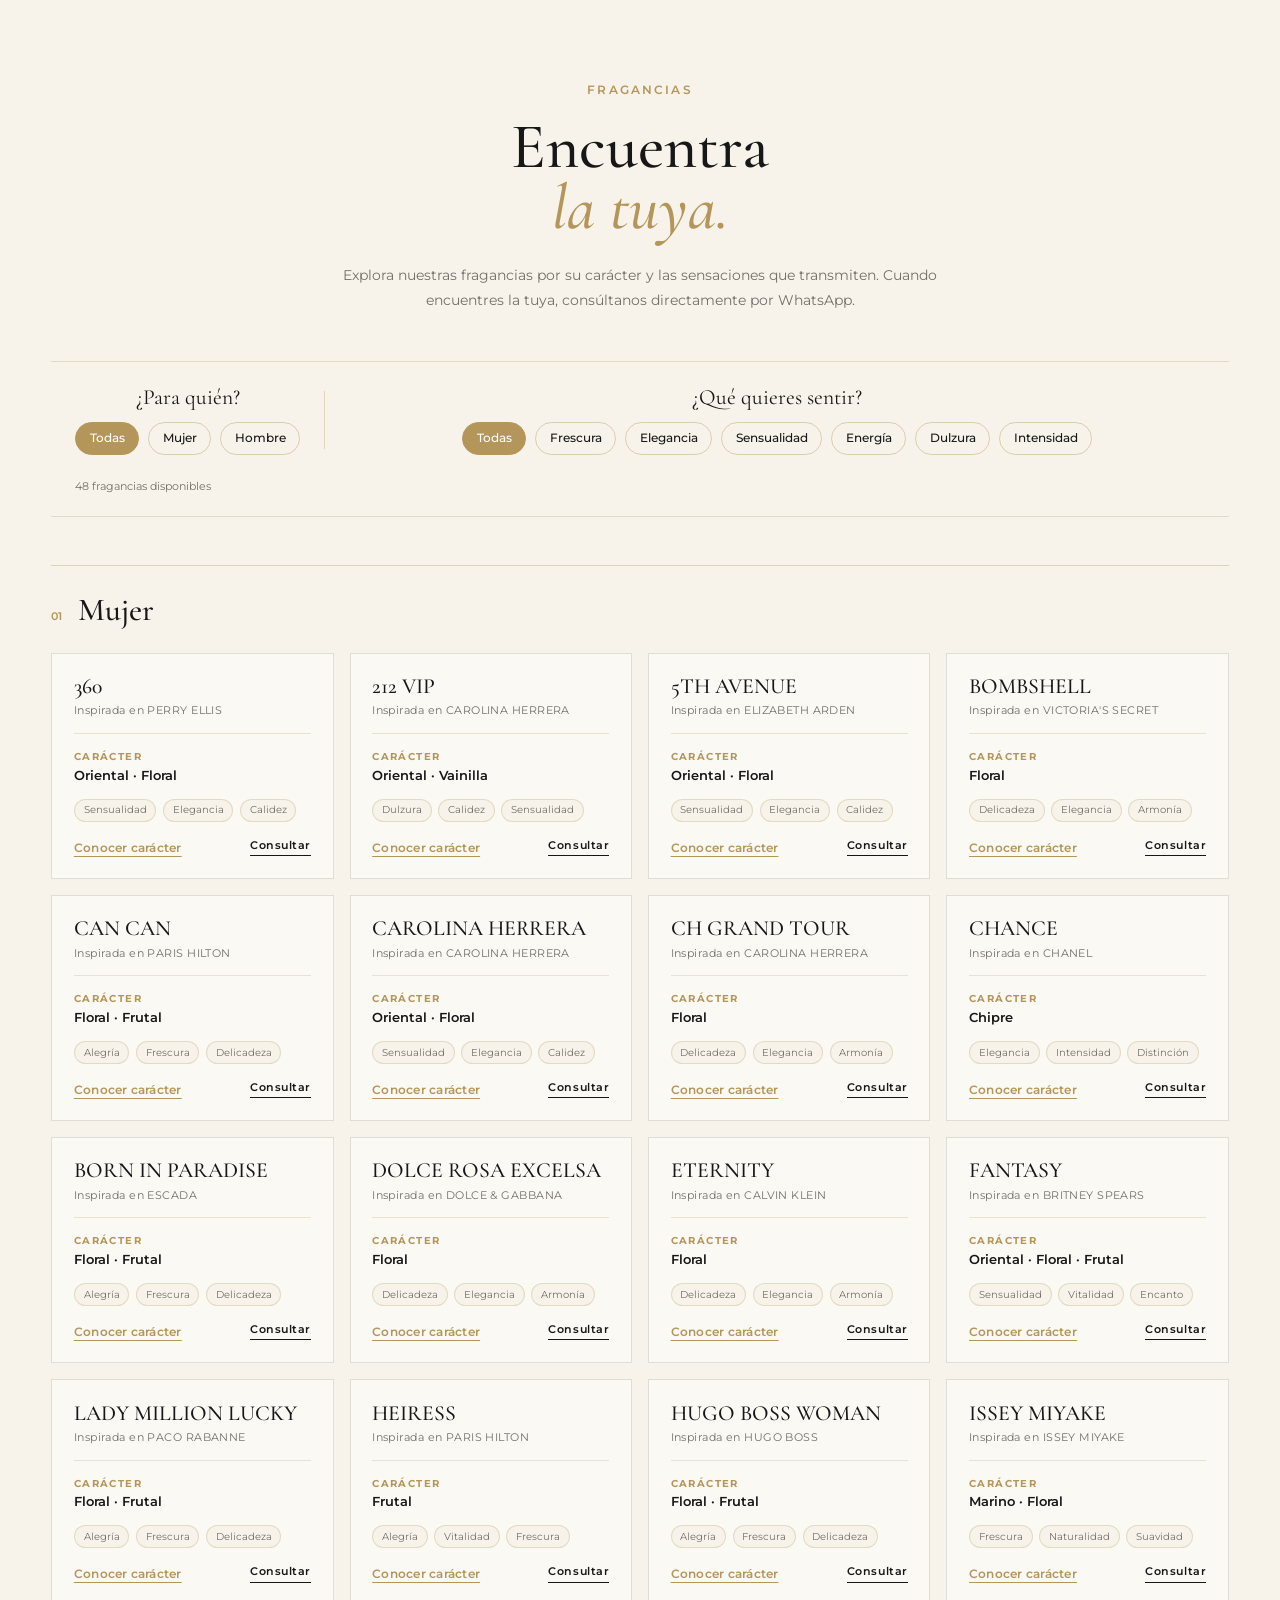
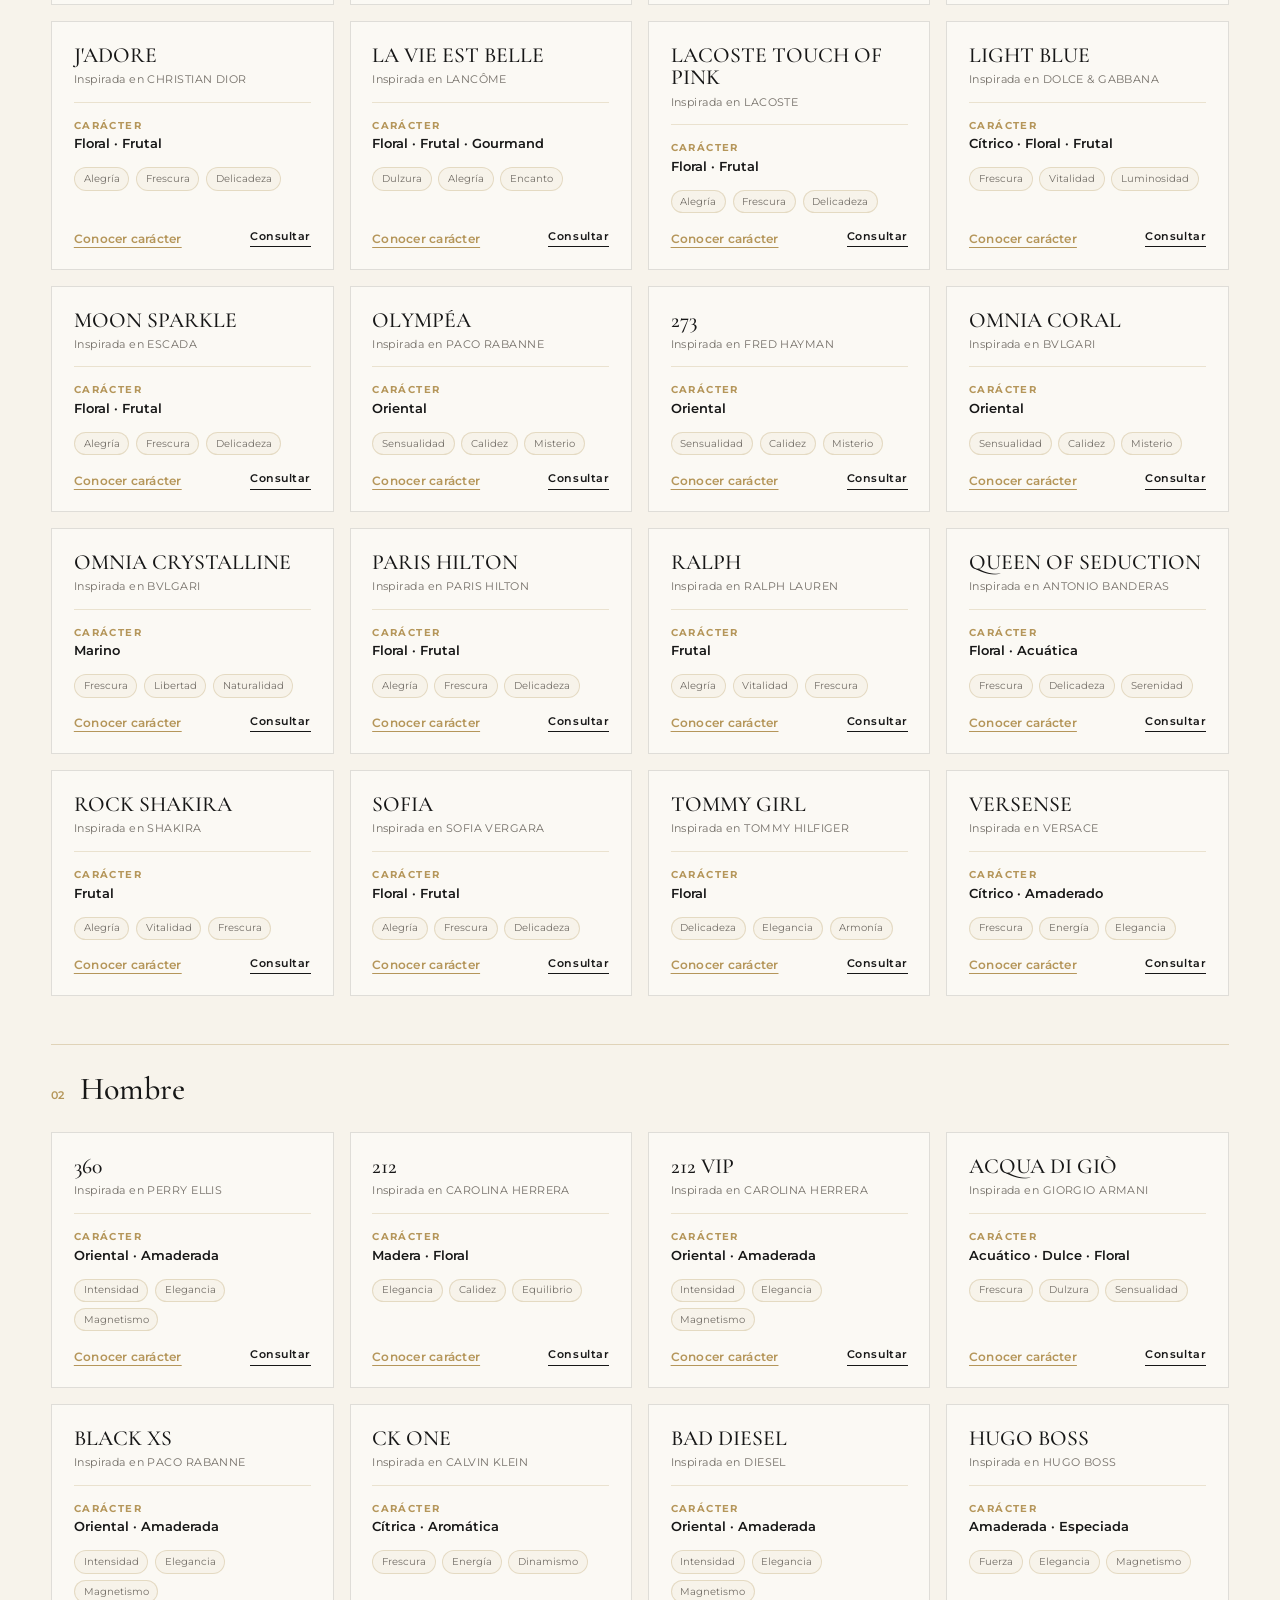
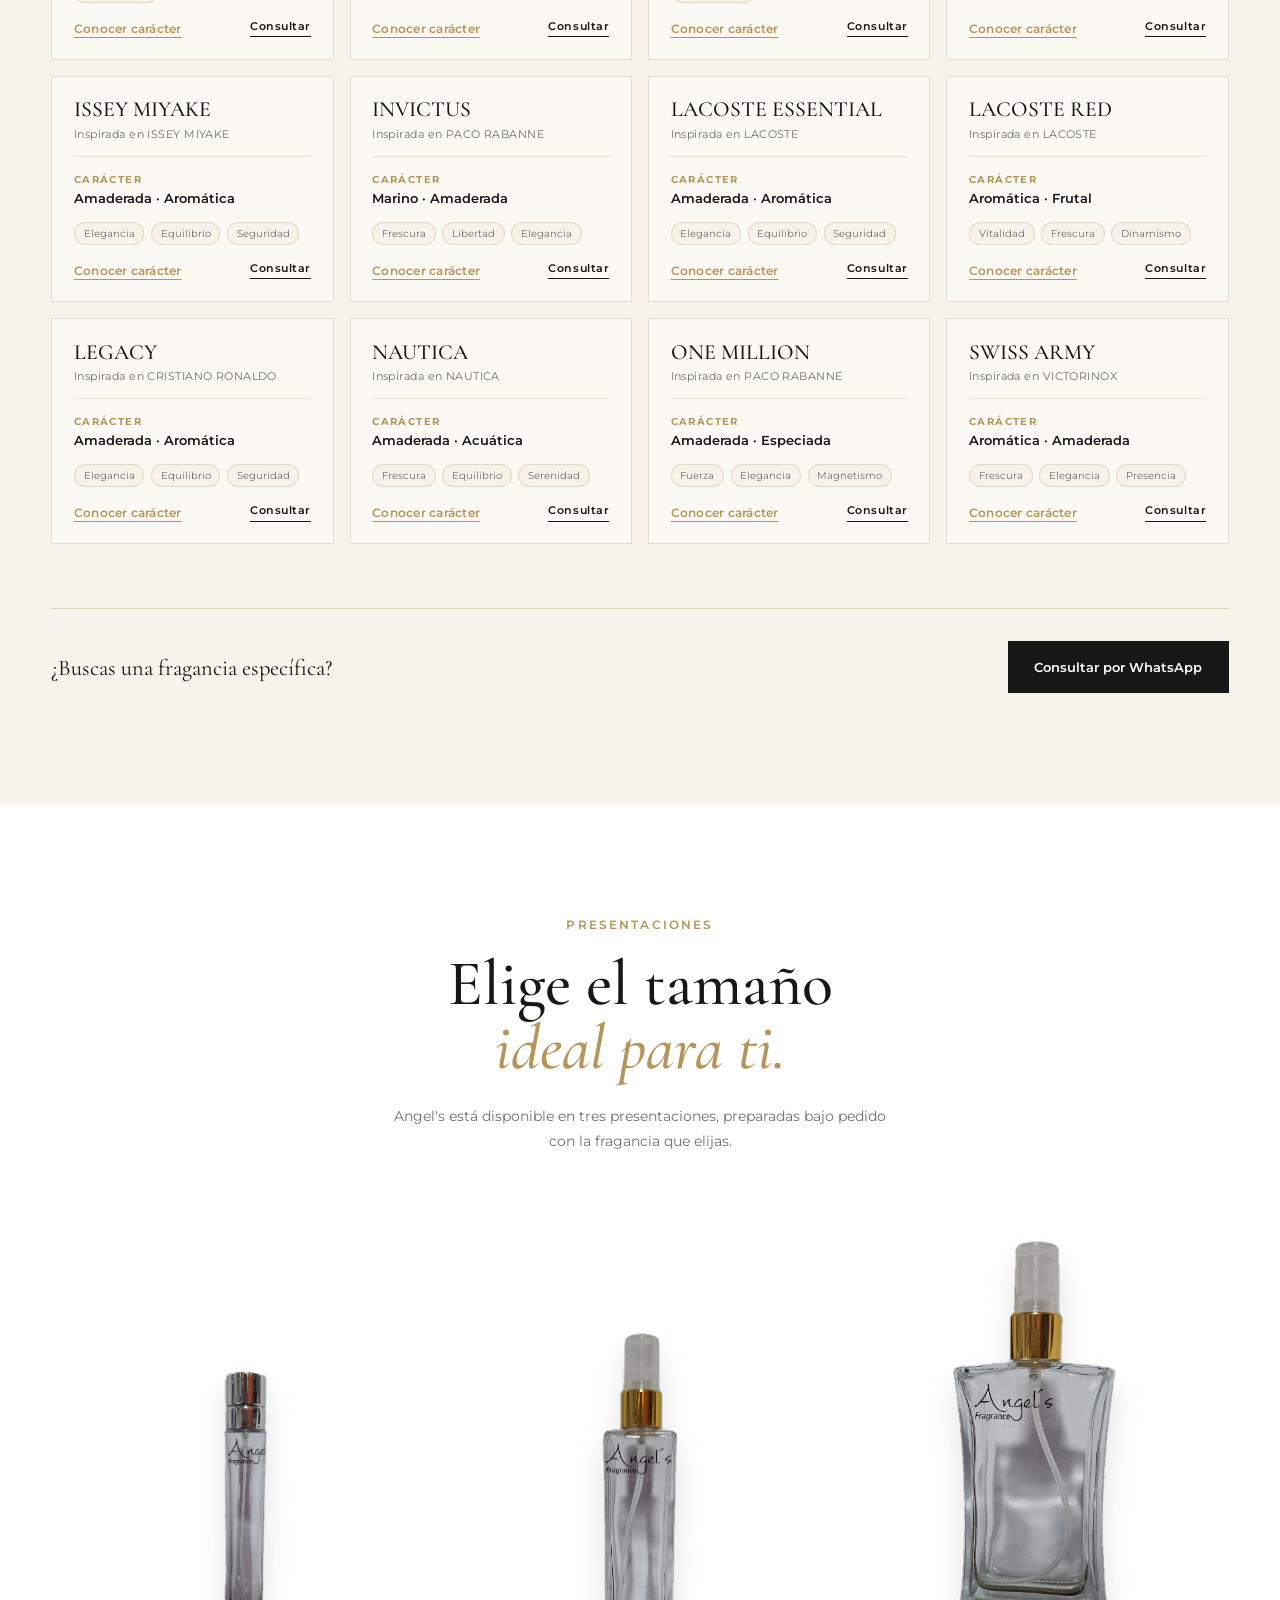
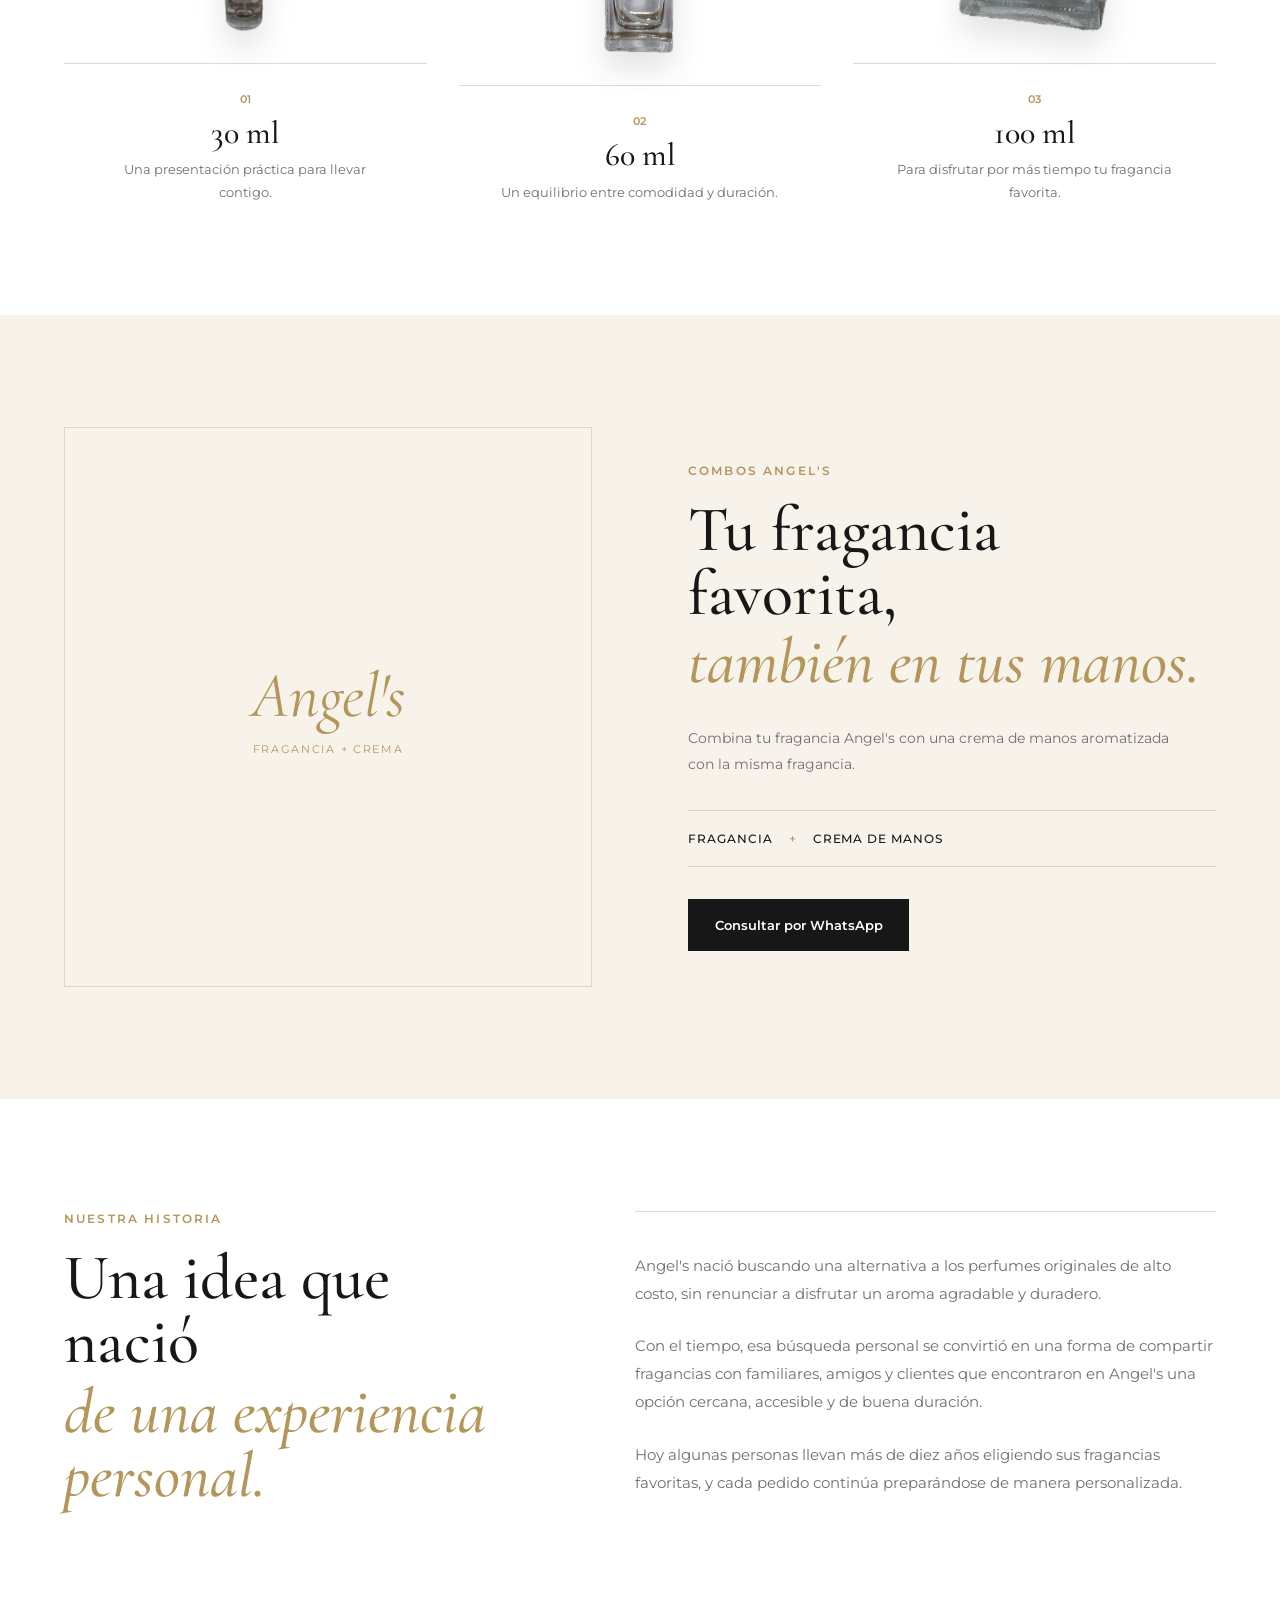
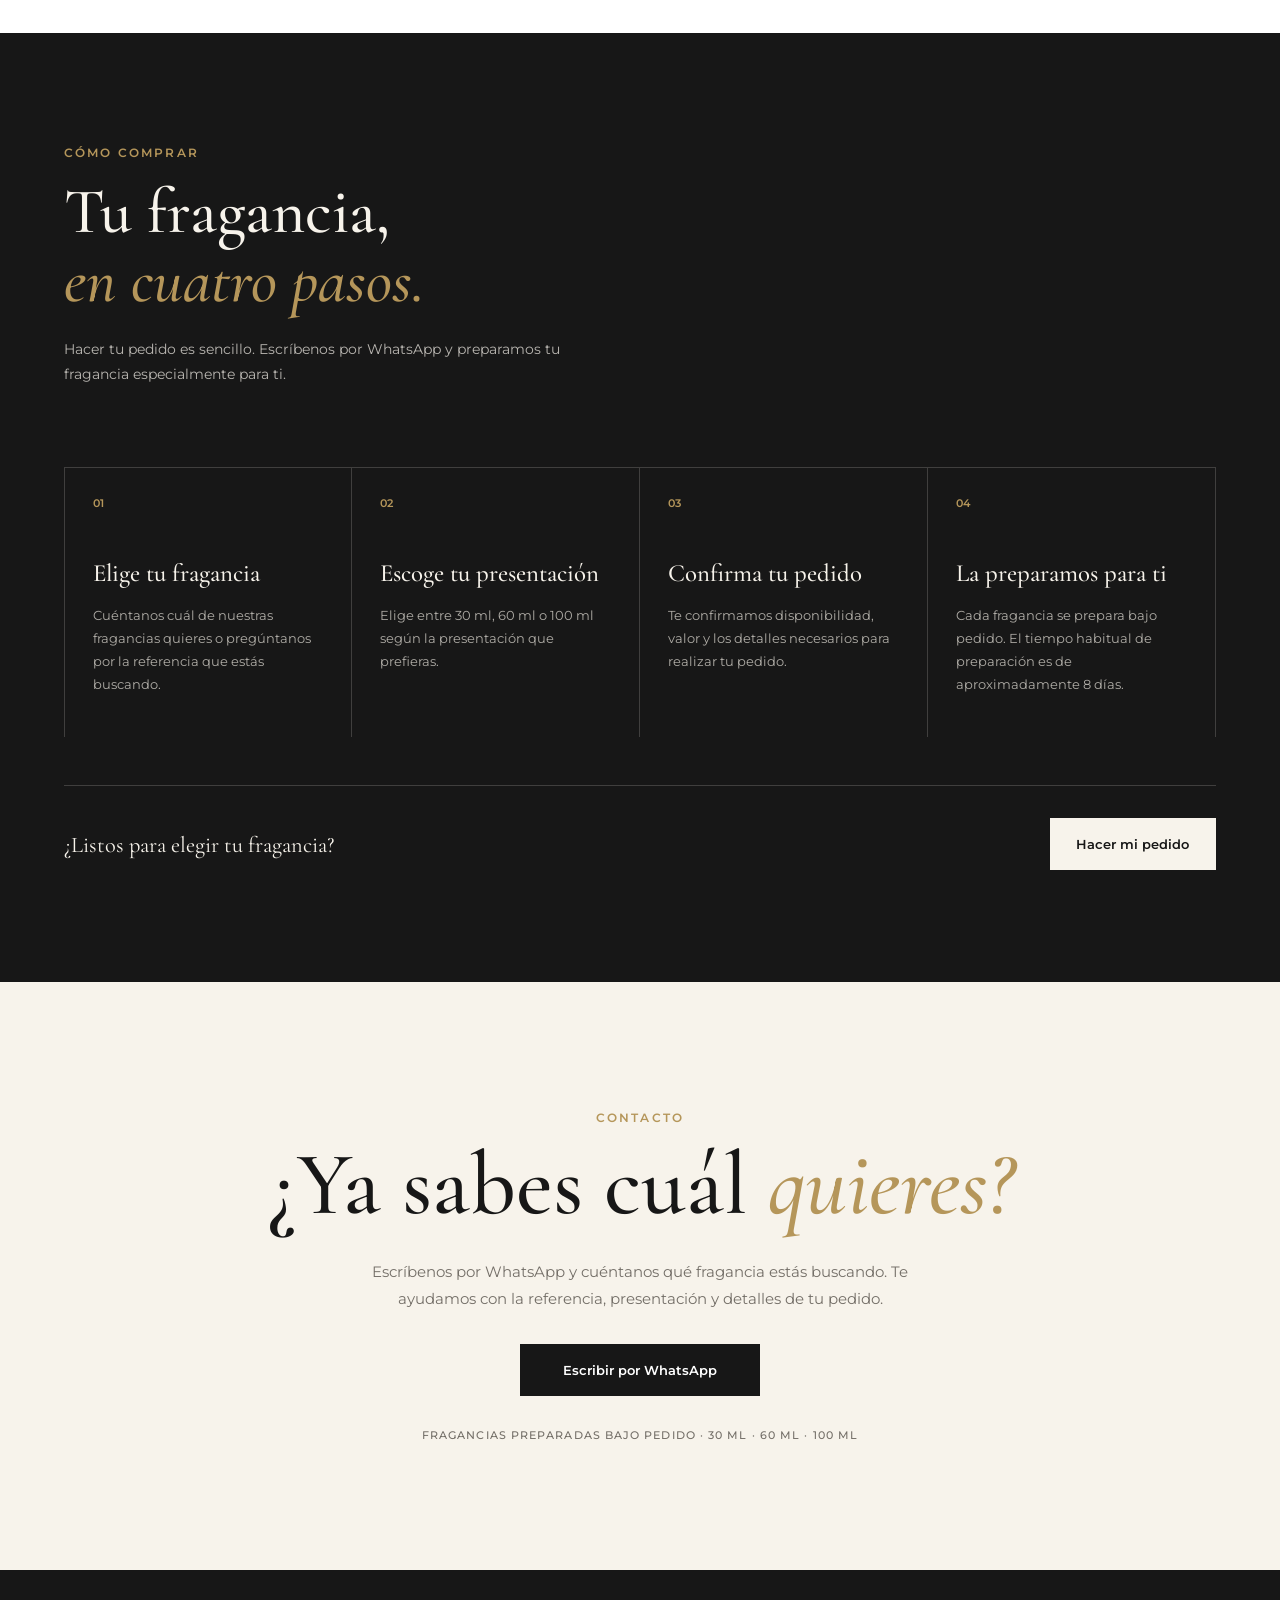
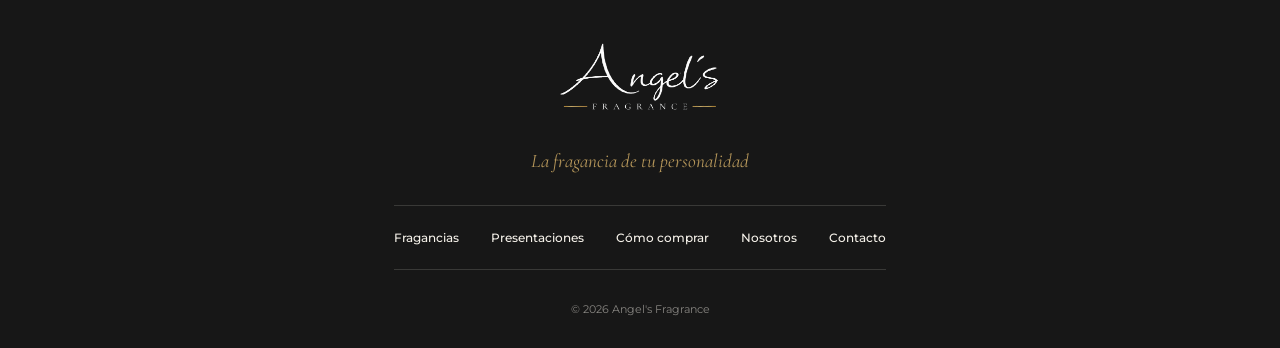
<file: proyectos/angels/index.html>
<!DOCTYPE html>
<html lang="es">

<head>

    <!-- Configuración básica -->
    <meta charset="UTF-8">

    <meta
        name="viewport"
        content="width=device-width, initial-scale=1.0"
    >

    <!-- SEO -->
    <title>Angel's Fragrance | La fragancia de tu personalidad</title>

    <meta
        name="description"
        content="Fragancias para mujer y hombre inspiradas en aromas reconocidos, preparadas bajo pedido con esencias seleccionadas por su calidad y duración."
    >

    <meta name="robots" content="index, follow">


    <!-- Favicon -->
    <link
        rel="icon"
        type="image/png"
        sizes="16x16"
        href="assets/icons/favicon-16x16.png"
    >

    <link
        rel="icon"
        type="image/png"
        sizes="32x32"
        href="assets/icons/favicon-32x32.png"
    >

    <link
        rel="icon"
        type="image/png"
        sizes="48x48"
        href="assets/icons/favicon-48x48.png"
    >

    <link
        rel="apple-touch-icon"
        sizes="180x180"
        href="assets/icons/apple-touch-icon.png"
    >


    <!-- Open Graph -->
    <meta property="og:type" content="website">

    <meta
        property="og:title"
        content="Angel's Fragrance | La fragancia de tu personalidad"
    >

    <meta
        property="og:description"
        content="Fragancias para mujer y hombre inspiradas en aromas reconocidos, preparadas bajo pedido con esencias seleccionadas por su calidad y duración."
    >

    <meta
        property="og:image"
        content="https://renacer62.com/proyectos/angels//assets/img/angels-social.png"
    >

    <meta
        property="og:image:width"
        content="600"
    >

    <meta
        property="og:image:height"
        content="600"
    >

    <meta
        property="og:image:alt"
        content="Angel's Fragrance - La fragancia de tu personalidad"
    >

    <meta property="og:locale" content="es_CO">

    <meta
        property="og:site_name"
        content="Angel's Fragrance"
    >
    
    <link rel="canonical" href="https://renacer62.com/proyectos/angels/">

    <meta
        property="og:url"
        content="https://renacer62.com/proyectos/angels/"
    >

    <!-- Aquí quedarían las fuentes que ya se tienen cargadas en CSS -->


    <!-- CSS -->
    <link rel="stylesheet" href="css/style.css">

</head>

<body>

    <header class="header">
        <div class="container header__content">

            <a href="./" class="header__logo">
                <img
                    src="assets/brand/angels-logo-principal.png"
                    alt="Angel's Fragrance">
            </a>

            <button
                class="header__toggle"
                type="button"
                aria-label="Abrir menú"
                aria-expanded="false"
                aria-controls="main-navigation">
                <span></span>
                <span></span>
                <span></span>
            </button>

            <nav class="header__nav" id="main-navigation">
                <a href="#fragancias">Fragancias</a>
                <a href="#presentaciones">Presentaciones</a>
                <a href="#como-comprar">Cómo comprar</a>
                <a href="#nosotros">Nosotros</a>
                <a href="#contacto">Contacto</a>
            </nav>

        </div>
    </header>

    <main>
        <!--HERO-->
        <section class="hero">
            <div class="container hero__content">

                <div class="hero__text">

                    <p class="hero__eyebrow">
                        La fragancia de tu personalidad
                    </p>

                    <h1 class="hero__title">
                        Encuentra un aroma
                        <span>que hable de ti.</span>
                    </h1>

                    <p class="hero__description">
                        Fragancias para mujer y hombre inspiradas en aromas
                        reconocidos, preparadas bajo pedido con esencias
                        seleccionadas por su calidad y duración.
                    </p>

                    <div class="hero__actions">
                        <a href="#fragancias" class="button button--primary">
                            Descubrir fragancias
                        </a>

                        <a
                            href="https://wa.me/573116435729?text=Hola%2C%20quisiera%20conocer%20las%20fragancias%20disponibles%20de%20Angel%27s."
                            class="button button--secondary"
                            target="_blank"
                            rel="noopener noreferrer"
                        >
                            Consultar por WhatsApp
                        </a>
                    </div>

                    <div class="hero__details">
                        <span>30 ml</span>
                        <span>60 ml</span>
                        <span>100 ml</span>
                        <span>Preparadas bajo pedido</span>
                    </div>

                </div>

                
                <div class="hero__image">

                    <img
                        class="hero__bottle hero__bottle--100"
                        src="assets/img/fragancia-100ml.png"
                        alt="Fragancia Angel's presentación 100 ml">

                    <img
                        class="hero__bottle hero__bottle--60"
                        src="assets/img/fragancia-60ml.png"
                        alt="Fragancia Angel's presentación 60 ml">

                    <img
                        class="hero__bottle hero__bottle--30"
                        src="assets/img/fragancia-30ml.png"
                        alt="Fragancia Angel's presentación 30 ml">

                </div>
                

            </div>
        </section> <!--hero-->

        <!--¿Por qué Angel's?-->
        <section class="why-angels">

            <div class="container why-angels__content">

                <div class="why-angels__heading">

                    <p class="section-label">
                        Por qué Angel's
                    </p>

                    <h2>
                        Más que un aroma,
                        <span>una fragancia para disfrutar.</span>
                    </h2>

                </div>

                <div class="why-angels__reasons">

                    <article class="reason">
                        <span class="reason__number">01</span>

                        <h3>Aroma que permanece</h3>

                        <p>
                            Trabajamos con esencias seleccionadas por su calidad,
                            buscando una fragancia agradable y duradera.
                        </p>
                    </article>

                    <article class="reason">
                        <span class="reason__number">02</span>

                        <h3>Preparada para ti</h3>

                        <p>
                            Cada fragancia se prepara bajo pedido, cuidando
                            cada elaboración y respetando el aroma elegido.
                        </p>
                    </article>

                    <article class="reason">
                        <span class="reason__number">03</span>

                        <h3>Una alternativa accesible</h3>

                        <p>
                            Fragancias inspiradas en aromas reconocidos,
                            pensadas para disfrutar una buena experiencia
                            sin asumir el costo de un perfume original.
                        </p>
                    </article>

                </div>

            </div>

        </section> <!--why-angels-->

        <!--FRAGANCIAS-->
        <section class="fragrances" id="fragancias">

            <div class="container fragrances__content">

                <div class="fragrances__header">

                    <p class="section-label">
                        Fragancias
                    </p>

                    <h2>
                        Encuentra
                        <span>la tuya.</span>
                    </h2>

                    <p>
                        Explora nuestras fragancias por su carácter y las sensaciones que transmiten.
                        Cuando encuentres la tuya, consúltanos directamente por WhatsApp.
                    </p>

                </div>

                <div class="fragrance-filters" aria-label="Filtros de fragancias">

                    <div class="fragrance-filters__group">
                        <p class="fragrance-filters__title">¿Para quién?</p>

                        <div class="fragrance-filters__options" role="group" aria-label="Género">
                            <button class="fragrance-gender-filter is-active" type="button" data-genero="todos" aria-pressed="true">Todas</button>
                            <button class="fragrance-gender-filter" type="button" data-genero="mujer" aria-pressed="false">Mujer</button>
                            <button class="fragrance-gender-filter" type="button" data-genero="hombre" aria-pressed="false">Hombre</button>
                        </div>
                    </div>

                    <div class="fragrance-filters__divider" aria-hidden="true"></div>

                    <div class="fragrance-filters__group">
                        <p class="fragrance-filters__title">¿Qué quieres sentir?</p>

                        <div class="fragrance-filters__options" role="group" aria-label="Sensaciones">
                            <button class="fragrance-filter is-active" type="button" data-sensacion="todas" aria-pressed="true">Todas</button>
                            <button class="fragrance-filter" type="button" data-sensacion="Frescura" aria-pressed="false">Frescura</button>
                            <button class="fragrance-filter" type="button" data-sensacion="Elegancia" aria-pressed="false">Elegancia</button>
                            <button class="fragrance-filter" type="button" data-sensacion="Sensualidad" aria-pressed="false">Sensualidad</button>
                            <button class="fragrance-filter" type="button" data-sensacion="Energía" aria-pressed="false">Energía</button>
                            <button class="fragrance-filter" type="button" data-sensacion="Dulzura" aria-pressed="false">Dulzura</button>
                            <button class="fragrance-filter" type="button" data-sensacion="Intensidad" aria-pressed="false">Intensidad</button>
                        </div>
                    </div>

                    <p class="fragrance-filters__status" id="filtro-estado" aria-live="polite"></p>
                </div>

                <div class="fragrances__categories">

                    <div class="fragrance-category" id="categoria-mujer">

                        <div class="fragrance-category__heading">
                            <span>01</span>
                            <h3>Mujer</h3>
                        </div>

                        <div class="fragrance-list" id="fragancias-mujer"></div>

                    </div>

                    <div class="fragrance-category" id="categoria-hombre">

                        <div class="fragrance-category__heading">
                            <span>02</span>
                            <h3>Hombre</h3>
                        </div>

                        <div class="fragrance-list" id="fragancias-hombre"></div>

                    </div>

                </div>

                <div class="fragrances__cta">

                    <p>
                        ¿Buscas una fragancia específica?
                    </p>

                    <a
                        href="https://wa.me/573116435729?text=Hola%2C%20estoy%20buscando%20una%20fragancia%20espec%C3%ADfica%20y%20quisiera%20saber%20si%20la%20tienen%20disponible."
                        class="button button--primary"
                        target="_blank"
                        rel="noopener noreferrer"
                    >
                        Consultar por WhatsApp
                    </a>

                </div>

            </div>

        </section> <!--fragancias-->

        <!--PRESENTACIONES-->
        <section class="presentations" id="presentaciones">

            <div class="container">

                <div class="presentations__header">

                    <p class="section-label">
                        Presentaciones
                    </p>

                    <h2>
                        Elige el tamaño
                        <span>ideal para ti.</span>
                    </h2>

                    <p>
                        Angel's está disponible en tres presentaciones,
                        preparadas bajo pedido con la fragancia que elijas.
                    </p>

                </div>

                <div class="presentations__products">

                    <article class="presentation presentation--30">

                        <div class="presentation__image">
                            <img
                                src="assets/img/fragancia-30ml.png"
                                alt="Fragancia Angel's presentación 30 ml">
                        </div>

                        <div class="presentation__info">
                            <span>01</span>
                            <h3>30 ml</h3>
                            <p>
                                Una presentación práctica para llevar contigo.
                            </p>
                        </div>

                    </article>

                    <article class="presentation presentation--60">
                        <div class="presentation__image">
                            <img
                                src="assets/img/fragancia-60ml.png"
                                alt="Fragancia Angel's presentación 60 ml">
                        </div>

                        <div class="presentation__info">
                            <span>02</span>
                            <h3>60 ml</h3>
                            <p>
                                Un equilibrio entre comodidad y duración.
                            </p>
                        </div>
                    </article>

                    <article class="presentation presentation--100">
                        <div class="presentation__image">
                            <img
                                src="assets/img/fragancia-100ml.png"
                                alt="Fragancia Angel's presentación 100 ml">
                        </div>

                        <div class="presentation__info">
                            <span>03</span>
                            <h3>100 ml</h3>
                            <p>
                                Para disfrutar por más tiempo tu fragancia favorita.
                            </p>
                        </div>
                    </article>

                </div>

            </div>

        </section> <!--presentaciones-->

        <!--COMBO-->
        <section class="combo">

            <div class="container combo__content">

                <div class="combo__visual">

                    <!--
                        Próximamente:
                        fotografía real del combo
                        fragancia + crema de manos
                    -->

                    <div class="combo__placeholder">
                        <span>Angel's</span>
                        <p>Fragancia + crema</p>
                    </div>

                </div>

                <div class="combo__info">

                    <p class="section-label">
                        Combos Angel's
                    </p>

                    <h2>
                        Tu fragancia favorita,
                        <span>también en tus manos.</span>
                    </h2>

                    <p class="combo__description">
                        Combina tu fragancia Angel's con una crema de manos
                        aromatizada con la misma fragancia.
                    </p>

                    <div class="combo__features">
                        <span>Fragancia</span>
                        <span>+</span>
                        <span>Crema de manos</span>
                    </div>

                    <a
                        href="https://wa.me/573116435729?text=Hola%2C%20quisiera%20informaci%C3%B3n%20sobre%20el%20combo%20Angel%27s%20de%20fragancia%20y%20crema%20de%20manos."
                        class="button button--primary"
                        target="_blank"
                        rel="noopener noreferrer"
                    >
                        Consultar por WhatsApp
                    </a>

                </div>

            </div>

        </section> <!--combo-->

        <!--HISTORIA-->
        <section class="story" id="nosotros">

            <div class="container story__content">

                <div class="story__heading">

                    <p class="section-label">
                        Nuestra historia
                    </p>

                    <h2>
                        Una idea que nació
                        <span>de una experiencia personal.</span>
                    </h2>

                </div>

                <div class="story__text">

                    <p>
                        Angel's nació buscando una alternativa a los perfumes
                        originales de alto costo, sin renunciar a disfrutar
                        un aroma agradable y duradero.
                    </p>

                    <p>
                        Con el tiempo, esa búsqueda personal se convirtió
                        en una forma de compartir fragancias con familiares,
                        amigos y clientes que encontraron en Angel's una opción
                        cercana, accesible y de buena duración.
                    </p>

                    <p>
                        Hoy algunas personas llevan más de diez años eligiendo
                        sus fragancias favoritas, y cada pedido continúa
                        preparándose de manera personalizada.
                    </p>

                </div>

            </div>

        </section> <!--story-->

        <!--COMO COMPRAR-->
        <section class="how-to-buy" id="como-comprar">

            <div class="container">

                <div class="how-to-buy__header">

                    <p class="section-label">
                        Cómo comprar
                    </p>

                    <h2>
                        Tu fragancia,
                        <span>en cuatro pasos.</span>
                    </h2>

                    <p>
                        Hacer tu pedido es sencillo. Escríbenos por WhatsApp y preparamos tu fragancia especialmente para ti.
                    </p>

                </div>

                <div class="how-to-buy__steps">

                    <article class="buy-step">
                        <span class="buy-step__number">01</span>

                        <h3>Elige tu fragancia</h3>

                        <p>
                            Cuéntanos cuál de nuestras fragancias quieres
                            o pregúntanos por la referencia que estás buscando.
                        </p>
                    </article>

                    <article class="buy-step">
                        <span class="buy-step__number">02</span>

                        <h3>Escoge tu presentación</h3>

                        <p>
                            Elige entre 30 ml, 60 ml o 100 ml según
                            la presentación que prefieras.
                        </p>
                    </article>

                    <article class="buy-step">
                        <span class="buy-step__number">03</span>

                        <h3>Confirma tu pedido</h3>

                        <p>
                            Te confirmamos disponibilidad, valor y los detalles
                            necesarios para realizar tu pedido.
                        </p>
                    </article>

                    <article class="buy-step">
                        <span class="buy-step__number">04</span>

                        <h3>La preparamos para ti</h3>

                        <p>
                            Cada fragancia se prepara bajo pedido.
                            El tiempo habitual de preparación es de aproximadamente 8 días.
                        </p>
                    </article>

                </div>

                <!--COMPRAR-->
                <div class="how-to-buy__action">
                    <p>¿Listos para elegir tu fragancia?</p>

                    <a
                        href="https://wa.me/573116435729?text=Hola%2C%20quisiera%20hacer%20un%20pedido%20de%20Angel%27s."
                        class="button button--light"
                        target="_blank"
                        rel="noopener noreferrer"
                    >
                        Hacer mi pedido
                    </a>
                </div>

            </div>

        </section> <!--how-to-buy-->

        

        <!--CONTACTO-->
        <section class="contact" id="contacto">

            <div class="container contact__content">

                <p class="section-label">
                    Contacto
                </p>

                <h2>
                    ¿Ya sabes cuál
                    <span>quieres?</span>
                </h2>

                <p class="contact__description">
                    Escríbenos por WhatsApp y cuéntanos qué fragancia estás buscando.
                    Te ayudamos con la referencia, presentación y detalles de tu pedido.
                </p>

                <a
                    href="https://wa.me/573116435729?text=Hola%2C%20conoc%C3%AD%20Angel%27s%20a%20trav%C3%A9s%20de%20su%20p%C3%A1gina%20y%20quisiera%20informaci%C3%B3n."
                    class="button button--primary contact__button"
                    target="_blank"
                    rel="noopener noreferrer"
                >
                    Escribir por WhatsApp
                </a>

                <p class="contact__note">
                    Fragancias preparadas bajo pedido · 30 ml · 60 ml · 100 ml
                </p>

            </div>

        </section> <!--contact-->

        <footer class="footer">

            <div class="container footer__content">

                <a href="./" class="footer__brand">
                    <img
                        src="assets/brand/angels-logo-negativo.png"
                        alt="Angel's Fragrance">
                </a>

                <p class="footer__tagline">
                    La fragancia de tu personalidad
                </p>

                <nav class="footer__links">
                    <a href="#fragancias">Fragancias</a>
                    <a href="#presentaciones">Presentaciones</a>
                    <a href="#como-comprar">Cómo comprar</a>
                    <a href="#nosotros">Nosotros</a>
                    <a href="#contacto">Contacto</a>
                </nav>

                <p class="footer__copyright">
                    © 2026 Angel's Fragrance
                </p>

            </div>

        </footer>

    </main>

    <dialog class="character-modal" id="modal-caracter" aria-labelledby="modal-caracter-titulo">
        <div class="character-modal__content">
            <button class="character-modal__close" id="modal-caracter-cerrar" type="button" aria-label="Cerrar descripción">×</button>
            <p class="character-modal__eyebrow">El carácter de esta fragancia</p>
            <h3 class="character-modal__title" id="modal-caracter-titulo"></h3>
            <p class="character-modal__fragrance" id="modal-caracter-fragancia"></p>
            <div class="character-modal__divider" aria-hidden="true"></div>
            <p class="character-modal__description" id="modal-caracter-descripcion"></p>
            <p class="character-modal__sensations-title">Sensaciones</p>
            <div class="character-modal__sensations" id="modal-caracter-sensaciones"></div>
        </div>
    </dialog>

    <script src="js/catalogo.js"></script>
    <script src="js/app.js"></script>




</body>
</html>
</file>
<file: assets/css/main.css>
@import url('./variables.css');


@import url('./variables.css');

/* ========================================
   BASE
======================================== */

*,
*::before,
*::after {
    box-sizing: border-box;
}

html {
    /*Hace que la página se desplace suavemente*/
    scroll-behavior: smooth; 
}

body {
    margin: 0;
    font-family: var(--font-body);
    background-color: var(--color-background);
    color: var(--color-text);
    line-height: 1.6;
}

h1,
h2,
h3,
h4,
h5,
h6 {
    margin: 0;
    font-family: var(--font-title);
    color: var(--color-primary);
    line-height: 1.2;
}

p {
    margin: 0;
}

a {
    color: inherit;
    text-decoration: none;
}

img {
    display: block;
    max-width: 100%;
    height: auto;
}

button,
input,
textarea,
select {
    font: inherit;
}

/* ========================================
   LAYOUT
======================================== */

.container {
    width: min(90%, var(--max-width));
    margin-inline: auto;
}

/* ========================================
   HEADER
======================================== */

.header {
    /*Fijar la barra del menú*/
    position: sticky;
    top: 0;
    z-index: 1000;
    
    background-color: var(--color-surface);
    border-bottom: 1px solid rgba(11, 45, 75, 0.08);
}

.header__content {
    min-height: 80px;

    display: flex;
    align-items: center;
    justify-content: space-between;
}

.header__logo {
    display: inline-flex;
    align-items: center;
}

.header__logo img {
    display: block;
    width: 120px;
    height: auto;
}

.header__nav {
    display: flex;
    align-items: center;
    gap: 2rem;
}

.header__nav a {
    font-size: 0.95rem;
    font-weight: 500;
    transition: color 0.2s ease;
}

.header__nav a:hover {
    color: var(--color-secondary);
}

/* ========================================
   HERO
======================================== */

.hero {
    min-height: calc(100vh - 80px);
    display: flex;
    align-items: center;
    padding-block: 5rem;
}

.hero__content {
    max-width: 900px;
}

.hero__eyebrow {
    margin-bottom: 1.5rem;

    font-size: 0.85rem;
    font-weight: 600;
    letter-spacing: 0.12em;
    text-transform: uppercase;

    color: var(--color-secondary);
}

.hero h1 {
    max-width: 850px;
    font-size: clamp(3rem, 7vw, 6rem); /*El título puede crecer según el ancho de la pantalla, 
    pero nunca será menor de 3rem ni mayor de 6rem*/
    letter-spacing: -0.04em;
}

.hero h1 span {
    display: block;
    color: var(--color-secondary);
}

.hero__description {
    max-width: 650px;
    margin-top: 2rem;

    font-size: 1.15rem;
    color: var(--color-text-light);
}

.hero__actions {
    display: flex;
    gap: 1rem;
    margin-top: 2.5rem;
}

/* ========================================
   BUTTONS
======================================== */

.button {
    display: inline-flex;
    align-items: center;
    justify-content: center;

    padding: 0.9rem 1.5rem;
    border-radius: var(--radius-small);

    font-weight: 600;
    transition: all 0.2s ease;
}

.button--primary {
    background-color: var(--color-primary);
    color: white;
}

.button--primary:hover {
    transform: translateY(-2px);
}

.button--secondary {
    border: 1px solid var(--color-primary);
    color: var(--color-primary);
}

.button--secondary:hover {
    background-color: var(--color-primary);
    color: white;
}

/* ========================================
   PROBLEM
======================================== */

.problem {
    padding-block: 8rem;
    background-color: var(--color-primary);
}

.problem__content {
    max-width: 900px;
}

section {
    /*Cuando navegues automáticamente hasta una sección, deja 80 px de margen arriba.*/
    scroll-margin-top: 80px;
}

.section-label {
    margin-bottom: 1.5rem;

    font-size: 0.85rem;
    font-weight: 600;
    letter-spacing: 0.12em;
    text-transform: uppercase;

    color: var(--color-secondary);
}

.problem h2 {
    max-width: 800px;

    font-size: clamp(2.5rem, 5vw, 4.5rem);
    letter-spacing: -0.03em;

    color: var(--color-surface);
}

.problem__lead {
    max-width: 750px;
    margin-top: 2rem;

    font-size: 1.35rem;
    font-weight: 500;

    color: var(--color-surface);
}

.problem__text {
    max-width: 650px;
    margin-top: 1.5rem;

    font-size: 1.05rem;
    color: rgba(255, 255, 255, 0.7);
}

/* ========================================
   APPROACH
======================================== */

.approach {
    padding-block: 8rem;
}

.approach__content {
    display: grid;
    grid-template-columns: 1.2fr 0.8fr;
    gap: 6rem;
    align-items: start;
}

.approach__intro h2 {
    max-width: 700px;

    font-size: clamp(2.5rem, 4.5vw, 4rem);
    letter-spacing: -0.03em;
}

.approach__intro h2 span {
    display: block;
    color: var(--color-secondary);
}

.approach__text {
    padding-top: 3.2rem;

    font-size: 1.1rem;
    color: var(--color-text-light);
}

.approach__text p + p {
    margin-top: 1.5rem;
}

/* ========================================
   SERVICES
======================================== */

.services {
    padding-block: 8rem;
    background-color: var(--color-surface);
}

.services__header {
    max-width: 800px;
    margin-bottom: 5rem;
}

.services__header h2 {
    font-size: clamp(2.5rem, 4.5vw, 4rem);
    letter-spacing: -0.03em;
}

.services__header h2 span {
    display: block;
    color: var(--color-secondary);
}

.services__grid {
    display: grid;
    grid-template-columns: repeat(3, 1fr);
    border-top: 1px solid rgba(11, 45, 75, 0.15);
}

.service {
    padding: 2.5rem;
    border-right: 1px solid rgba(11, 45, 75, 0.15);
}

.service:first-child {
    padding-left: 0;
}

.service:last-child {
    border-right: 0;
}

.service__number {
    display: block;
    margin-bottom: 3rem;

    font-family: var(--font-title);
    font-size: 0.85rem;
    font-weight: 600;
    color: var(--color-secondary);
}

.service h3 {
    margin-bottom: 1.25rem;
    font-size: 1.4rem;
}

.service p {
    color: var(--color-text-light);
}

/* Diagnóstico de procesos (llamada al cuestionario) */
.services__cta {
    display: flex;
    align-items: center;
    justify-content: space-between;
    gap: 3rem;

    margin-top: 4rem;
    padding: 3rem;
    border-radius: var(--radius-medium);
    background-color: var(--color-background);
}

.services__cta-text {
    max-width: 680px;
}

.services__cta h3 {
    margin-bottom: 1rem;
    font-size: 1.6rem;
}

.services__cta p {
    color: var(--color-text-light);
}

.services__cta .section-label {
    margin-bottom: 1rem;
    color: var(--color-secondary);
}

.services__cta-note {
    margin-top: 1rem;
    font-size: 0.9rem;
}

.services__cta .button {
    flex-shrink: 0;
}

@media (max-width: 900px) {
    .services__cta {
        flex-direction: column;
        align-items: flex-start;
        gap: 2rem;
        padding: 2rem 1.5rem;
    }
}

/* ========================================
   EXPERIENCE
======================================== */

.experience {
    padding-block: 8rem;
    background-color: var(--color-background);
}

.experience__header {
    max-width: 820px;
    margin-bottom: 5rem;
}

.experience__header h2 {
    font-size: clamp(2.5rem, 4.5vw, 4rem);
    letter-spacing: -0.03em;
}

.experience__header h2 span {
    display: block;
    color: var(--color-secondary);
}

.experience__header > p:last-child {
    max-width: 700px;
    margin-top: 1.5rem;

    font-size: 1.05rem;
    color: var(--color-text-light);
}

.experience__list {
    border-top: 1px solid rgba(11, 45, 75, 0.15);
}

.case {
    display: grid;
    grid-template-columns: 120px 1fr;

    padding-block: 3.5rem;

    border-bottom: 1px solid rgba(11, 45, 75, 0.15);
}

.case__number {
    font-family: var(--font-title);
    font-size: 0.9rem;
    font-weight: 600;
    color: var(--color-secondary);
}

.case__content {
    max-width: 800px;
}

.case__category {
    margin-bottom: 0.75rem;

    font-size: 0.85rem;
    font-weight: 600;
    letter-spacing: 0.08em;
    text-transform: uppercase;

    color: var(--color-text-light);
}

.case h3 {
    max-width: 650px;
    margin-bottom: 1.25rem;

    font-size: clamp(1.8rem, 3vw, 2.6rem);
    letter-spacing: -0.02em;
}

.case__content > p:not(.case__category):not(.case__result) {
    max-width: 700px;
    color: var(--color-text-light);
}

.case__result {
    margin-top: 1.5rem;
    color: var(--color-text);
}

.case__result strong {
    color: var(--color-primary);
}

.case__link {
    display: inline-block;
    margin-top: 1.75rem;

    font-weight: 600;
    color: var(--color-primary);

    transition: color 0.2s ease;
}

.case__link:hover {
    color: var(--color-secondary);
}

/* ========================================
   DIGITAL PROFILES
======================================== */

.digital-profiles {
    padding-block: 8rem;
    background-color: var(--color-background);
}

.digital-profiles__grid {
    display: grid;
    grid-template-columns: 1fr;
    gap: 3rem;
    align-items: start;
}

.digital-profiles__intro,
.digital-profiles__features {
    min-width: 0;
}

.digital-profiles__intro h2 {
    margin: 0;

    font-size: clamp(2.8rem, 5vw, 4.5rem);
    line-height: 1.05;
    letter-spacing: -0.04em;

    color: var(--color-primary);
}

.digital-profiles__intro h2 span {
    display: block;
    color: var(--color-secondary);
}

.digital-profiles__intro p {
    max-width: 620px;
    margin-top: 1.5rem;

    line-height: 1.7;
    color: var(--color-text-light);
}

.digital-profiles__intro .button {
    margin-top: 2rem;
}

/* .digital-profiles__features {
    min-width: 0;
    padding-top: 1.5rem;

    border-top: 1px solid rgba(11, 45, 75, 0.15);
}

.digital-profiles__summary {
    max-width: 520px;
    margin: 0;

    font-size: 1.05rem;
    line-height: 1.8;

    color: var(--color-text-light);
} */

.digital-profiles__features {
    min-width: 0;
}

.digital-profiles__summary {
    margin: 0 0 2rem;

    font-size: 1.05rem;
    line-height: 1.8;

    color: var(--color-text-light);
}

.digital-profiles__preview {
     width: min(100%, 360px);
    margin-inline: auto;

    overflow: hidden;
    border-radius: 18px;

    box-shadow:
        0 18px 45px rgba(11, 45, 75, 0.12);
}

.digital-profiles__preview img {
    display: block;

    width: 100%;
    height: auto;
}


/* ========================================
   EXPERIENCE - CASE DETAIL
======================================== */

.case__detail {
    display: grid;
    grid-template-columns: repeat(3, 1fr);
    gap: 2rem;

    margin-top: 2.5rem;
}

.case__block h4 {
    margin-bottom: 0.75rem;

    font-size: 0.85rem;
    font-weight: 700;
    letter-spacing: 0.08em;
    text-transform: uppercase;

    color: var(--color-secondary);
}

.case__block p {
    color: var(--color-text-light);
}

.case__tags {
    display: flex;
    flex-wrap: wrap;
    gap: 0.6rem;

    margin-top: 2.5rem;
}

.case__tags span {
    padding: 0.45rem 0.8rem;

    font-size: 0.78rem;
    font-weight: 600;

    color: var(--color-primary);

    border: 1px solid rgba(11, 45, 75, 0.18);
    border-radius: 100px;
}


/* ========================================
   CONTACT
======================================== */

.contact {
    padding-block: 9rem;
    background-color: var(--color-primary);
}

.contact__content {
    max-width: 950px;
}

.contact h2 {
    max-width: 900px;

    font-size: clamp(3rem, 6vw, 5.5rem);
    letter-spacing: -0.04em;

    color: var(--color-surface);
}

.contact h2 span {
    display: block;
    color: var(--color-secondary);
}

.contact__text {
    max-width: 650px;
    margin-top: 2rem;

    font-size: 1.15rem;
    color: rgba(255, 255, 255, 0.75);
}

.button--contact {
    margin-top: 2.5rem;

    background-color: var(--color-secondary);
    color: var(--color-primary);
}

.button--contact:hover {
    transform: translateY(-2px);
    background-color: var(--color-surface);
}

/* ========================================
   FOOTER
======================================== */

.footer {
    padding-block: 2.5rem;
    background-color: #081f35;
    color: rgba(255, 255, 255, 0.65);
}

.footer__content {
    display: flex;
    align-items: center;
    gap: 2rem;
}

.footer__brand {
    font-family: var(--font-title);
    font-size: 1.15rem;
    font-weight: 700;
    color: var(--color-surface);
}

.footer__brand span {
    color: var(--color-secondary);
}

.footer__brand {
    display: inline-flex;
    align-items: center;
}

.footer__brand img {
    display: block;
    width: 120px;
    height: auto;
}

.footer__message {
    font-size: 0.85rem;
}

.footer__links {
    display: flex;
    gap: 1.25rem;
    margin-left: auto;
}

.footer__links a {
    font-size: 0.85rem;
    font-weight: 500;
    color: var(--color-surface);

    transition: color 0.2s ease;
}

.footer__links a:hover {
    color: var(--color-secondary);
}

.footer__copyright {
    font-size: 0.8rem;
}

.header__toggle {
    display: none;

    width: 42px;
    height: 42px;

    padding: 0;
    border: 0;
    background: transparent;

    cursor: pointer;
}

.header__toggle span {
    display: block;

    width: 24px;
    height: 2px;
    margin: 5px auto;

    background-color: var(--color-primary);

    transition:
        transform 0.25s ease,
        opacity 0.25s ease;
}

/* ========================================
   RESPONSIVE
======================================== */

/* TABLET */
@media (max-width: 900px) {

    .header__logo img {
        width: 90px;
    }

    .hero {
        min-height: auto;
        padding-block: 6rem;
    }

    .approach__content {
        grid-template-columns: 1fr;
        gap: 3rem;
    }

    .approach__text {
        padding-top: 0;
    }

    .services__grid {
        grid-template-columns: 1fr;
    }

    .service {
        padding: 2.5rem 0;
        border-right: 0;
        border-bottom: 1px solid rgba(11, 45, 75, 0.15);
    }

    .service:last-child {
        border-bottom: 0;
    }

    .case {
        grid-template-columns: 80px 1fr;
    }

    .footer__content {
        flex-wrap: wrap;
    }

    .footer__links {
        margin-left: 0;
    }

}


/* CELULAR */
@media (max-width: 650px) {

    .container {
        width: min(92%, var(--max-width));
    }

    .header__content {
        min-height: 70px;
    }

    /* .header__logo {
        font-size: 1.2rem;
    } */

    .header__toggle {
    display: block;
    }

    .header__nav {
        position: absolute;
        top: 70px;
        left: 0;

        width: 100%;
        padding: 1.5rem 4%;

        display: none;
        flex-direction: column;
        align-items: flex-start;
        gap: 1.25rem;

        background-color: var(--color-surface);
        border-bottom: 1px solid rgba(11, 45, 75, 0.08);
    }

    .header__nav.is-open {
        display: flex;
    }

    .header__nav a {
        width: 100%;
        font-size: 1rem;
    }

    .hero {
        padding-block: 4.5rem;
    }

    .hero h1 {
        font-size: clamp(2.8rem, 14vw, 4rem);
    }

    .hero__description {
        font-size: 1rem;
    }

    .hero__actions {
        flex-direction: column;
        align-items: stretch;
    }

    .button {
        width: 100%;
        text-align: center;
    }

    .problem,
    .approach,
    .services,
    .experience {
        padding-block: 5rem;
    }

    .contact {
        padding-block: 6rem;
    }

    .problem h2,
    .approach__intro h2,
    .services__header h2,
    .experience__header h2 {
        font-size: clamp(2.2rem, 11vw, 3rem);
    }

    .problem__lead {
        font-size: 1.15rem;
    }

    .services__header,
    .experience__header {
        margin-bottom: 3.5rem;
    }

    .case {
        grid-template-columns: 1fr;
        gap: 1rem;
        padding-block: 3rem;
    }

    .case__number {
        margin-bottom: 0.5rem;
    }

    .contact h2 {
        font-size: clamp(2.7rem, 13vw, 4rem);
    }

    .footer__content {
        display: flex;
        flex-direction: column;
        align-items: flex-start;
        gap: 1.5rem;
    }

    .footer__brand img {
        width: 110px;
    }

    .footer__links {
        display: flex;
        gap: 1.5rem;
    }
    
    .case__detail {
    grid-template-columns: 1fr;
    gap: 1.75rem;
    }

    .digital-profiles {
        padding-block: 5rem;
    }

    .digital-profiles__preview {
        width: min(85%, 320px);
    }

}

/* PERFILES DIGITALES */
@media (min-width: 901px) {

    .digital-profiles__grid {
        grid-template-columns: 1.1fr 0.9fr;
        gap: 5rem;
    }

}

/* ========================================
   404
======================================== */

.error-page {
    min-height: 100vh;

    display: flex;
    align-items: center;

    background-color: var(--color-background);
}

.error-page__content {
    max-width: 850px;
}

.error-page__logo {
    width: 120px;
    height: 120px;
    object-fit: contain;

    margin-bottom: 2rem;
}

.error-page__number {
    margin-bottom: 0.5rem;

    font-size: 1rem;
    font-weight: 700;
    letter-spacing: 0.15em;

    color: var(--color-secondary);
}

.error-page h1 {
    max-width: 800px;

    font-size: clamp(3rem, 7vw, 6rem);
    line-height: 1;
    letter-spacing: -0.04em;

    color: var(--color-primary);
}

.error-page h1 span {
    display: block;
    color: var(--color-secondary);
}

.error-page__text {
    max-width: 580px;
    margin-block: 2rem 2.5rem;

    font-size: 1.1rem;
    color: var(--color-text);
}


/* ========================================
   WEB PAGES
======================================== */

.web-pages {
    padding-block: 8rem;
    background-color: var(--color-primary);
}

.web-pages__grid {
    display: grid;
    grid-template-columns: 1fr;
    gap: 4rem;
    align-items: center;
}

.web-pages__intro h2 {
    font-size: clamp(2.6rem, 5vw, 4.2rem);
    line-height: 1.05;
    letter-spacing: -0.04em;
    color: var(--color-surface);
}

.web-pages__intro h2 span {
    display: block;
    color: var(--color-secondary);
}

.web-pages__intro > p {
    max-width: 560px;
    margin-top: 1.5rem;
    line-height: 1.7;
    color: rgba(255, 255, 255, 0.78);
}

.web-pages__list {
    margin: 1.8rem 0 0;
    padding: 0;
    list-style: none;
    display: grid;
    gap: 0.7rem;
}

.web-pages__list li {
    position: relative;
    padding-left: 1.7rem;
    color: var(--color-surface);
}

.web-pages__list li::before {
    content: "";
    position: absolute;
    left: 0;
    top: 0.62em;
    width: 0.8rem;
    height: 2px;
    background: var(--color-secondary);
}

.web-pages .button--gold {
    margin-top: 2.2rem;
    background-color: var(--color-secondary);
    color: #fff;
}

.web-pages .button--gold:hover {
    transform: translateY(-2px);
    filter: brightness(1.1);
}

.web-pages__intro .web-pages__note {
    margin-top: 1.2rem;
    font-size: 0.88rem;
    color: rgba(255, 255, 255, 0.6);
}

/* Maqueta de navegador dibujada con CSS */
.web-pages__visual {
    position: relative;
    padding: 0 0 2.5rem;
}

.browser {
    background: var(--color-surface);
    border-radius: 14px;
    overflow: hidden;
    box-shadow: 0 28px 60px rgba(0, 0, 0, 0.35);
}

.browser__bar {
    display: flex;
    gap: 6px;
    padding: 0.7rem 1rem;
    background: #e9e4d8;
}

.browser__bar i {
    width: 9px;
    height: 9px;
    border-radius: 50%;
    background: rgba(11, 45, 75, 0.25);
}

.browser__body {
    display: grid;
    gap: 0.7rem;
    padding: 1.6rem;
    background: var(--color-background);
}

.browser__body span {
    display: block;
    border-radius: 6px;
}

.browser__logo { width: 56px; height: 14px; background: var(--color-primary); }
.browser__title { height: 22px; width: 80%; background: var(--color-primary); }
.browser__title--short { width: 52%; background: var(--color-secondary); }
.browser__text { height: 9px; width: 70%; background: rgba(11, 45, 75, 0.18); }
.browser__text--short { width: 45%; }
.browser__btn { height: 30px; width: 110px; margin-top: 0.4rem; border-radius: 8px; background: var(--color-primary); }

.browser__cards {
    display: grid;
    grid-template-columns: repeat(3, 1fr);
    gap: 0.6rem;
    margin-top: 0.8rem;
}

.browser__cards b {
    height: 64px;
    border-radius: 8px;
    background: #fff;
    border: 1px solid rgba(11, 45, 75, 0.1);
}

.browser--phone {
    position: absolute;
    right: -4px;
    bottom: 0;
    width: 36%;
    border: 5px solid #fff;
    border-radius: 22px;
}

.browser--phone .browser__body { padding: 1.2rem 1rem; }
.browser--phone .browser__btn { width: 70px; height: 22px; }

@media (min-width: 901px) {
    .web-pages__grid {
        grid-template-columns: 1.05fr 0.95fr;
    }
}

@media (max-width: 650px) {
    .web-pages { padding-block: 5rem; }
    .web-pages .button { width: 100%; }
}

.web-pages .section-label {
    color: var(--color-secondary);
}
</file>
<file: perfiles/carlos-botero/css/style.css>
:root {
    --color-primary: #315A67;
    --color-accent: #7FA68D;
    --color-background: #F5F7F4;
    --color-surface: #FFFFFF;
    --color-text: #26383D;
    --color-text-light: #68787B;
    --color-border: #DCE4DF;

    --max-width: 1180px;
}

*,
*::before,
*::after {
    box-sizing: border-box;
}

a:focus-visible,
button:focus-visible {
    outline: 3px solid var(--color-accent);
    outline-offset: 4px;
}

html {
    scroll-behavior: smooth;
}

body {
    margin: 0;

    font-family: Arial, Helvetica, sans-serif;

    color: var(--color-text);
    background-color: var(--color-background);
}

img {
    display: block;
    max-width: 100%;
}

a {
    color: inherit;
}

.container {
    width: min(92%, var(--max-width));
    margin-inline: auto;
}


/* ========================================
   HEADER
======================================== */

.header {
    position: sticky;
    top: 0;

    background-color: rgba(255, 255, 255, 0.94);

    border-bottom: 1px solid rgba(11, 45, 75, 0.08);

    z-index: 100;
}

.header__inner {
    min-height: 72px;

    display: flex;
    align-items: center;
    justify-content: space-between;
}

.header__brand {
    font-size: 1.1rem;
    font-weight: 800;

    color: var(--color-primary);

    text-decoration: none;
}

.header__nav {
    display: flex;
    align-items: center;

    gap: 1.75rem;
}

.header__nav a {
    font-size: 0.85rem;
    font-weight: 600;

    color: var(--color-text-light);

    text-decoration: none;
}

.header__nav a:hover {
    color: var(--color-primary);
}


/* ========================================
   HERO
======================================== */

.hero {
    /* min-height: calc(100vh - 72px);
    display: flex;
    align-items: flex-start; */
    padding-block: 3.5rem 4.5rem;
    background-color: var(--color-surface);
}

.hero__grid {
    display: grid;
    grid-template-columns: 1.3fr 0.7fr;

    align-items: center;

    gap: 4rem;
}

.hero__eyebrow {
    margin: 0 0 1rem;

    font-size: 0.75rem;
    font-weight: 800;

    letter-spacing: 0.14em;
    text-transform: uppercase;

    color: var(--color-accent);
}

.hero__name {
    margin: 0;

    font-size: clamp(3.2rem, 5vw, 5rem);
    line-height: 0.95;

    letter-spacing: -0.05em;

    color: var(--color-primary);
}

.hero__name span {
    display: block;
}

.hero__specialty {
    margin: 1.75rem 0 0;

    font-size: 1rem;
    font-weight: 700;

    color: var(--color-primary);
}

.hero__value {
    max-width: 650px;

    margin: 1.5rem 0 0;

    font-size: clamp(1.2rem, 2vw, 1.55rem);
    line-height: 1.5;

    color: var(--color-text);
}

.hero__education {
    max-width: 620px;

    margin: 1.5rem 0 0;

    font-size: 0.95rem;
    line-height: 1.6;

    color: var(--color-text-light);
}

.hero__meta {
    display: flex;
    flex-wrap: wrap;

    gap: 0.75rem 1.5rem;

    margin-top: 1.5rem;

    font-size: 0.85rem;
    font-weight: 700;

    color: var(--color-primary);
}

.hero__meta span:last-child {
    color: var(--color-accent);
}

.hero__credential {
    text-decoration: none;
}

.hero__credential small {
    display: block;

    margin-top: 0.4rem;

    font-size: 0.65rem;
    opacity: 0.75;
}


/* ========================================
   BOTONES
======================================== */

.hero__actions {
    display: flex;
    flex-wrap: wrap;

    align-items: center;

    gap: 0.75rem;

    margin-top: 2rem;
}

.button {
    min-height: 48px;

    display: inline-flex;
    align-items: center;
    justify-content: center;

    padding: 0.75rem 1.2rem;

    border-radius: 8px;

    font-size: 0.85rem;
    font-weight: 700;

    text-decoration: none;
}

.button--primary {
    color: white;
    background-color: var(--color-primary);
}

.button--secondary {
    color: var(--color-primary);

    background-color: transparent;

    border: 1px solid rgba(11, 45, 75, 0.2);
}

.button--text {
    color: var(--color-primary);
}


/* ========================================
   HERO VISUAL
======================================== */

.hero__visual {
    position: relative;
}

.hero__photo-frame {
    aspect-ratio: 4 / 5;
    overflow: hidden;
    border-radius: 28px;
    background-color: var(--color-background);
    box-shadow: 0 24px 60px rgba(11, 45, 75, 0.10);
}

.hero__photo {
    width: 100%;
    height: 100%;

    object-fit: cover;
}

.hero__credential {
    position: absolute;
    left: -2rem;
    bottom: 2rem;

    min-width: 100px;
    padding: 1rem 1.2rem;

    background-color: var(--color-primary);
    color: white;

    border-radius: 14px;

    box-shadow: 0 18px 40px rgba(11, 45, 75, 0.18);

    text-decoration: none;
}

.hero__credential strong {
    display: block;

    font-size: 2rem;
    line-height: 1;

    color: var(--color-accent);
}

.hero__credential span {
    display: block;

    margin-top: 0.35rem;

    font-size: 0.75rem;
    font-weight: 700;
}

/*SOBRE MÍ*/
/* ========================================
   SOBRE MÍ
======================================== */

.about {
    padding-block: 5rem;

    background-color: var(--color-background);
}

.about__grid {
    display: grid;
    grid-template-columns: 0.85fr 1.15fr;

    gap: 7rem;
}

.section-label {
    margin: 0 0 1rem;

    font-size: 0.75rem;
    font-weight: 800;

    letter-spacing: 0.14em;
    text-transform: uppercase;

    color: var(--color-accent);
}

.about__heading h2 {
    max-width: 470px;

    margin: 0;

    font-size: clamp(2.2rem, 4vw, 3.5rem);
    line-height: 1.05;

    letter-spacing: -0.04em;

    color: var(--color-primary);
}

.about__content {
    max-width: 650px;
}

.about__content p {
    margin: 0 0 1.5rem;

    font-size: 1.05rem;
    line-height: 1.8;

    color: var(--color-text-light);
}

.about__content .about__highlight {
    margin-top: 2.25rem;
    margin-bottom: 0;

    padding-left: 1.5rem;

    border-left: 3px solid var(--color-accent);

    font-size: 1.15rem;
    font-weight: 600;

    line-height: 1.7;

    color: var(--color-primary);
}

/* ========================================
   CAPACIDADES
======================================== */

.capabilities {
    padding-block: 5rem;

    background-color: var(--color-surface);
}

.capabilities__header {
    max-width: 700px;

    margin-bottom: 3rem;
}

.section-title {
    margin: 0;

    font-size: clamp(2.2rem, 4vw, 3.4rem);
    line-height: 1.05;

    letter-spacing: -0.04em;

    color: var(--color-primary);
}

.capabilities__grid {
    display: grid;
    grid-template-columns: repeat(2, 1fr);

    gap: 1.5rem;
}

.capability {
    display: flex;
    flex-direction: column;

    min-height: 290px;
    padding: 2rem;

    border: 1px solid rgba(11, 45, 75, 0.08);
    border-radius: 20px;

    background-color: var(--color-background);

    transition:
        transform 0.25s ease,
        box-shadow 0.25s ease,
        border-color 0.25s ease;
}

.capability:hover {
    transform: translateY(-4px);

    border-color: rgba(47, 174, 143, 0.35);

    box-shadow: 0 18px 40px rgba(11, 45, 75, 0.08);
}

.capability__number {
    display: inline-block;

    margin-bottom: 2rem;

    font-size: 0.75rem;
    font-weight: 800;

    letter-spacing: 0.12em;

    color: var(--color-accent);
}

.capability h3 {
    max-width: 420px;

    margin: 0;

    font-size: 1.45rem;
    line-height: 1.2;

    color: var(--color-primary);
}

.capability p {
    max-width: 500px;

    margin: 1rem 0 0;

    font-size: 0.95rem;
    line-height: 1.7;

    color: var(--color-text-light);
}

.capability__tech {
   

    font-size: 0.75rem;
    font-weight: 700;

    color: var(--color-primary);
}

/* ========================================
   RESULTADOS
======================================== */

.results {
    padding-block: 5rem;

    background-color: var(--color-primary);
    color: white;
}

.results__grid {
    display: grid;
    grid-template-columns: 0.8fr 1.2fr;

    gap: 4.5rem;
    align-items: center;
}


/* IMPACTO */

.results .section-label {
    color: var(--color-accent);
}

.results__impact {
    padding-right: 2rem;
}

.results__metric {
    display: flex;
    flex-direction: column;

    margin-top: 2rem;
}

.results__metric span {
    font-size: clamp(3rem, 6vw, 5rem);
    font-weight: 800;
    line-height: 0.95;

    letter-spacing: -0.05em;
}

.results__metric span:last-child {
    color: var(--color-accent);
}

.results__metric strong {
    margin-block: 0.7rem;

    font-size: 1.8rem;
    font-weight: 400;

    color: rgba(255, 255, 255, 0.45);
}

.results__metric-text {
    max-width: 330px;

    margin: 1.75rem 0 0;

    font-size: 0.85rem;
    line-height: 1.6;

    color: rgba(255, 255, 255, 0.65);
}

.results__statement {
    max-width: 420px;

    margin-top: 1.5rem;

    font-size: clamp(1.8rem, 2.6vw, 2.5rem);
    font-weight: 300;
    line-height: 1.15;

    color: #ffffff;
}

.results__statement strong {
    display: block;

    margin-top: 0.4rem;

    font-weight: 700;

    color: var(--color-accent);
}

/* CONTENIDO */

.results .section-title {
    max-width: 600px;

    color: white;
}

.results__list {
    margin-top: 3rem;

    border-top: 1px solid rgba(255, 255, 255, 0.15);
}

.result {
    display: grid;
    grid-template-columns: 42px 1fr;

    gap: 1.25rem;

    padding-block: 1.4rem;

    border-bottom: 1px solid rgba(255, 255, 255, 0.15);
}

.result__number {
    padding-top: 0.2rem;

    font-size: 0.7rem;
    font-weight: 800;

    color: var(--color-accent);
}

.result h3 {
    margin: 0;

    font-size: 1.1rem;
    color: white;
}

.result p {
    max-width: 600px;

    margin: 0.45rem 0 0;

    font-size: 0.9rem;
    line-height: 1.6;

    color: rgba(255, 255, 255, 0.68);
}

/* ========================================
   EXPERIENCIA
======================================== */

.experience {
    padding-block: 5rem;

    background-color: var(--color-surface);
}

.experience__header {
    max-width: 720px;

    margin-bottom: 3rem;
}

.experience__intro {
    max-width: 650px;

    margin: 1.5rem 0 0;

    font-size: 1rem;
    line-height: 1.7;

    color: var(--color-text-light);
}


/* TIMELINE */

.timeline {
    position: relative;
}

.timeline::before {
    content: "";

    position: absolute;

    top: 0;
    bottom: 0;

    left: 205px;

    width: 1px;

    background-color: rgba(11, 45, 75, 0.14);
}

.timeline__item {
    position: relative;

    display: grid;
    grid-template-columns: 170px 30px 1fr;

    gap: 1.25rem;

    padding-bottom: 4rem;
}

.timeline__item:last-child {
    padding-bottom: 0;
}

.timeline__date {
    padding-top: 0.3rem;

    text-align: right;
}

.timeline__date span {
    font-size: 0.75rem;
    font-weight: 800;

    letter-spacing: 0.04em;

    color: var(--color-text-light);
}

.timeline__marker {
    position: relative;

    z-index: 2;

    width: 13px;
    height: 13px;

    margin: 0.35rem auto 0;

    border: 3px solid var(--color-accent);
    border-radius: 50%;

    background-color: var(--color-surface);
}

.timeline__content {
    max-width: 720px;

    padding-left: 1.25rem;
}

.timeline__company {
    margin: 0 0 0.35rem;

    font-size: 0.75rem;
    font-weight: 800;

    letter-spacing: 0.1em;
    text-transform: uppercase;

    color: var(--color-accent);
}

.timeline__content h3 {
    margin: 0;

    font-size: 1.65rem;
    line-height: 1.2;

    color: var(--color-primary);
}

.timeline__content > p:not(.timeline__company) {
    margin: 1rem 0 0;

    font-size: 0.95rem;
    line-height: 1.7;

    color: var(--color-text-light);
}


/* LOGROS */

.timeline__achievements {
    margin: 1.5rem 0 0;
    padding: 0;

    list-style: none;
}

.timeline__achievements li {
    position: relative;

    margin-bottom: 0.65rem;

    padding-left: 1.25rem;

    font-size: 0.9rem;
    line-height: 1.6;

    color: var(--color-text);
}

.timeline__achievements li::before {
    content: "";

    position: absolute;

    left: 0;
    top: 0.65rem;

    width: 5px;
    height: 5px;

    border-radius: 50%;

    background-color: var(--color-accent);
}


/* TECNOLOGÍAS */

.timeline__tags {
    display: flex;
    flex-wrap: wrap;

    gap: 0.5rem;

    margin-top: 1.5rem;
}

.timeline__tags span {
    padding: 0.4rem 0.7rem;

    border-radius: 100px;

    background-color: var(--color-background);

    font-size: 0.7rem;
    font-weight: 700;

    color: var(--color-primary);
}

/* ========================================
   PROYECTOS Y LOGROS
======================================== */

.projects {
    padding-block: 5rem;

    background-color: var(--color-background);
}

.projects__header {
    max-width: 760px;

    margin-bottom: 3.5rem;
}

.projects__intro {
    max-width: 650px;

    margin: 1.5rem 0 0;

    font-size: 1rem;
    line-height: 1.7;

    color: var(--color-text-light);
}


/* CASOS PROFESIONALES */

.projects__professional {
    display: grid;

    gap: 1.5rem;
}

.project {
    padding: 2.5rem;

    border: 1px solid rgba(11, 45, 75, 0.1);
    border-radius: 20px;

    background-color: var(--color-surface);
}

.project__meta {
    display: flex;
    justify-content: space-between;
    align-items: center;

    margin-bottom: 2rem;
}

.project__type,
.project__number {
    font-size: 0.7rem;
    font-weight: 800;

    letter-spacing: 0.1em;
    text-transform: uppercase;

    color: var(--color-accent);
}

.project__number {
    color: var(--color-text-light);
}

.project__body {
    display: grid;
    grid-template-columns: 1fr auto;

    gap: 4rem;
    align-items: end;
}

.project__body h3 {
    max-width: 650px;

    margin: 0;

    font-size: clamp(1.5rem, 3vw, 2.1rem);
    line-height: 1.15;

    color: var(--color-primary);
}

.project__body > div > p {
    max-width: 680px;

    margin: 1rem 0 0;

    font-size: 0.95rem;
    line-height: 1.7;

    color: var(--color-text-light);
}

.project__tags {
    display: flex;
    flex-wrap: wrap;

    gap: 0.5rem;

    margin-top: 1.5rem;
}

.project__tags span {
    padding: 0.4rem 0.7rem;

    border-radius: 100px;

    background-color: var(--color-background);

    font-size: 0.7rem;
    font-weight: 700;

    color: var(--color-primary);
}


/* RESULTADO DESTACADO */

.project__result {
    min-width: 190px;

    padding-left: 2rem;

    border-left: 1px solid rgba(11, 45, 75, 0.12);
}

.project__result strong {
    display: block;

    font-size: 1.8rem;

    color: var(--color-primary);
}

.project__result > span {
    display: block;

    margin-block: 0.35rem;

    color: var(--color-accent);
}

.project__result p {
    max-width: 180px;

    margin: 0.75rem 0 0;

    font-size: 0.75rem;
    line-height: 1.5;

    color: var(--color-text-light);
}


/* PROYECTOS ACADÉMICOS */

.academic-projects {
    display: grid;
    grid-template-columns: 0.8fr 1.2fr;

    gap: 5rem;

    margin-top: 3rem;
    padding-top: 3rem;

    border-top: 1px solid rgba(11, 45, 75, 0.12);
}

.academic-projects__heading h3 {
    margin: 0;

    font-size: 1.8rem;
    line-height: 1.2;

    color: var(--color-primary);
}

.academic-projects__heading > p:last-child {
    margin: 1.25rem 0 0;

    font-size: 0.9rem;
    line-height: 1.7;

    color: var(--color-text-light);
}

.academic-projects__grid {
    display: grid;

    gap: 0;
}

.academic-project {
    display: grid;
    grid-template-columns: 45px 1fr;

    padding-block: 1.5rem;

    border-bottom: 1px solid rgba(11, 45, 75, 0.12);
}

.academic-project:first-child {
    padding-top: 0;
}

.academic-project > span {
    font-size: 0.7rem;
    font-weight: 800;

    color: var(--color-accent);
}

.academic-project h4 {
    margin: 0;

    font-size: 1.1rem;

    color: var(--color-primary);
}

.academic-project p {
    grid-column: 2;

    margin: 0.5rem 0 0;

    font-size: 0.85rem;
    line-height: 1.6;

    color: var(--color-text-light);
}

/* ========================================
   FORMACIÓN, TECNOLOGÍAS E IDIOMAS
======================================== */

.profile-details {
    padding-block: 5rem;

    background-color: var(--color-surface);
}

.profile-details__header {
    margin-bottom: 3.5rem;
}

.profile-details__grid {
    display: grid;
    grid-template-columns: 1.05fr 1.15fr 0.7fr;

    gap: 4rem;
}

.detail-column > h3 {
    margin: 0 0 2rem;

    font-size: 1rem;
    font-weight: 800;

    color: var(--color-primary);
}


/* FORMACIÓN */

.education-item {
    padding-block: 1.25rem;

    border-top: 1px solid rgba(11, 45, 75, 0.12);
}

.education-item > span,
.technology-group > span {
    display: block;

    margin-bottom: 0.5rem;

    font-size: 0.65rem;
    font-weight: 800;

    letter-spacing: 0.08em;
    text-transform: uppercase;

    color: var(--color-accent);
}

.education-item h4 {
    margin: 0;

    font-size: 1rem;
    line-height: 1.4;

    color: var(--color-primary);
}

.education-item p {
    margin: 0.45rem 0 0;

    font-size: 0.8rem;
    line-height: 1.5;

    color: var(--color-text-light);
}


/* TECNOLOGÍAS */

.technology-group {
    padding-block: 1.25rem;

    border-top: 1px solid rgba(11, 45, 75, 0.12);
}

.technology-list {
    display: flex;
    flex-wrap: wrap;

    gap: 0.45rem;
}

.technology-list span {
    padding: 0.35rem 0.65rem;

    border-radius: 100px;

    background-color: var(--color-background);

    font-size: 0.7rem;
    font-weight: 700;

    color: var(--color-primary);
}


/* IDIOMA */

.language-card {
    padding: 1.75rem;

    border-radius: 18px;

    background-color: var(--color-primary);

    color: white;
}

.language-card__language {
    display: block;

    font-size: 0.7rem;
    font-weight: 800;

    letter-spacing: 0.1em;
    text-transform: uppercase;

    color: var(--color-accent);
}

.language-card strong {
    display: block;

    margin-top: 1.5rem;

    font-size: 3.5rem;
    line-height: 1;

    color: var(--color-accent);
}

.language-card p {
    margin: 0.35rem 0 0;

    font-size: 1rem;
    font-weight: 700;
}

.language-card__score {
    display: block;

    margin-top: 1rem;

    font-size: 0.75rem;

    color: rgba(255, 255, 255, 0.65);
}

.language-card a {
    display: inline-block;

    margin-top: 1.5rem;

    padding-bottom: 0.2rem;

    border-bottom: 1px solid rgba(255, 255, 255, 0.4);

    font-size: 0.75rem;
    font-weight: 700;

    text-decoration: none;

    color: white;
}

.language-card a:hover {
    border-color: var(--color-accent);

    color: var(--color-accent);
}

/* ========================================
   CONTACTO
======================================== */

.contact {
    padding-block: 5rem;

    background-color: var(--color-primary);
    color: white;
}

.contact__grid {
    display: grid;
    grid-template-columns: 1.1fr 0.9fr;

    gap: 6rem;
    align-items: start;
}

.contact .section-label {
    color: var(--color-accent);
}

.contact__heading h2 {
    max-width: 600px;

    margin: 0;

    font-size: clamp(2.5rem, 4vw, 4rem);
    line-height: 1.03;

    letter-spacing: -0.03em;

    color: white;
}

.contact__content > p {
    max-width: 540px;

    margin: 0;

    font-size: 1rem;
    line-height: 1.8;

    color: rgba(255, 255, 255, 0.72);
}


/* BOTONES */

.contact__actions {
    display: flex;
    flex-wrap: wrap;

    gap: 0.75rem;

    margin-top: 2.25rem;
}

.contact__button {
    display: inline-flex;
    align-items: center;
    justify-content: space-between;

    gap: 2rem;

    padding: 0.9rem 1.15rem;

    border-radius: 8px;

    font-size: 0.8rem;
    font-weight: 800;

    text-decoration: none;

    transition:
        transform 0.2s ease,
        background-color 0.2s ease,
        color 0.2s ease;
}

.contact__button:hover {
    transform: translateY(-2px);
}

.contact__button--primary {
    background-color: var(--color-accent);
    color: var(--color-primary);
}

.contact__button--secondary {
    border: 1px solid rgba(255, 255, 255, 0.3);

    color: white;
}

.contact__button--secondary:hover {
    background-color: white;
    color: var(--color-primary);
}


/* INFORMACIÓN */

.contact__info {
    display: flex;
    flex-wrap: wrap;

    gap: 2rem;

    margin-top: 3rem;
    padding-top: 2rem;

    border-top: 1px solid rgba(255, 255, 255, 0.15);
}

.contact__info div {
    display: flex;
    flex-direction: column;

    gap: 0.35rem;
}

.contact__info span {
    font-size: 0.65rem;
    font-weight: 800;

    letter-spacing: 0.08em;
    text-transform: uppercase;

    color: var(--color-accent);
}

.contact__info strong {
    font-size: 0.85rem;
    color: white;
}

/* ========================================
   FOOTER
======================================== */

.footer {
    padding-block: 1.5rem;

    background-color: var(--color-primary);
}

.footer__content {
    display: flex;
    justify-content: space-between;
    align-items: center;

    gap: 2rem;
}

.footer p {
    margin: 0;

    font-size: 0.7rem;

    color: rgba(255, 255, 255, 0.5);
}

.footer__r62 {
    text-align: right;
}

.footer__r62 a {
    margin-left: 0.25rem;

    font-weight: 800;

    text-decoration: none;

    color: var(--color-accent);
}

.footer__r62 a:hover {
    text-decoration: underline;
}

/* QR */

.contact__qr {
    display: flex;
    align-items: center;

    gap: 1rem;

    margin-top: 2rem;
}

.contact__qr img {
    width: 90px;
    height: 90px;

    padding: 5px;

    border-radius: 8px;

    background-color: white;
}

.contact__qr div {
    display: flex;
    flex-direction: column;

    gap: 0.3rem;
}

.contact__qr span {
    font-size: 0.65rem;
    font-weight: 800;

    letter-spacing: 0.08em;
    text-transform: uppercase;

    color: var(--color-accent);
}

.contact__qr strong {
    max-width: 180px;

    font-size: 0.8rem;
    line-height: 1.4;

    color: white;
}

.contact__qr-button {
    flex: 0 0 auto;

    padding: 5px;

    border: 0;
    border-radius: 8px;

    background-color: white;

    cursor: pointer;
}

.contact__qr-button img {
    display: block;

    width: 90px;
    height: 90px;
}

.contact__qr small {
    margin-top: 0.25rem;

    font-size: 0.7rem;

    color: rgba(255, 255, 255, 0.55);
}


/* QR AMPLIADO */

.qr-modal {
    position: fixed;
    z-index: 1000;
    inset: 0;

    display: none;
    align-items: center;
    justify-content: center;

    padding: 1.5rem;

    background-color: rgba(5, 25, 42, 0.92);
}

.qr-modal.is-open {
    display: flex;
}

.qr-modal__content {
    width: min(100%, 420px);

    padding: 2rem;

    border-radius: 20px;

    background-color: white;

    text-align: center;
}

.qr-modal__content img {
    display: block;

    width: min(75vw, 320px);
    height: auto;

    margin: 1.5rem auto;
}

.qr-modal__content p {
    margin: 0;

    font-size: 0.7rem;
    font-weight: 800;

    letter-spacing: 0.1em;
    text-transform: uppercase;

    color: var(--color-accent);
}

.qr-modal__content strong {
    display: block;

    color: var(--color-primary);
}

.qr-modal__content span {
    display: block;

    margin-top: 0.4rem;

    font-size: 0.8rem;

    color: var(--color-text-light);
}

.qr-modal__close {
    position: absolute;

    top: 1.25rem;
    right: 1.25rem;

    width: 44px;
    height: 44px;

    border: 0;
    border-radius: 50%;

    background-color: white;

    font-size: 1.8rem;
    line-height: 1;

    color: var(--color-primary);

    cursor: pointer;
}

/* ========================================
   RESPONSIVE
======================================== */

@media (max-width: 820px) {

    .header__nav {
        display: none;
    }

    .hero {
        min-height: auto;

        padding-block: 3rem;
    }

    .hero__grid {
        grid-template-columns: 1fr;

        gap: 2rem;
    }

    .hero__visual {
        max-width: 520px;

        margin-inline: auto;
    }

    .hero__credential {
        left: 1rem;
        bottom: 1rem;
    }

    .about {
    padding-block: 4.5rem;
    }

    .about__grid {
        grid-template-columns: 1fr;
        gap: 2.5rem;
    }

    .about__heading h2 {
        max-width: 600px;
    }

    .capabilities {
        padding-block: 4rem;
    }

    .capabilities__grid {
        grid-template-columns: 1fr;
    }

    .capability {
        padding-bottom: 5rem;
    }

    .results {
        padding-block: 4rem;
    }

    .results__grid {
        grid-template-columns: 1fr;

        gap: 3.5rem;
    }

    .results__impact {
        padding-right: 0;
    }

    .results__metric {
        flex-direction: row;
        align-items: center;
        gap: 1rem;
    }

    .results__metric strong {
        margin: 0;
    }

    .results__metric span {
        font-size: clamp(2.7rem, 12vw, 4rem);
    }

    .experience {
        padding-block: 4rem;
    }

    .experience__header {
        margin-bottom: 3rem;
    }

    .timeline::before {
        left: 6px;
    }

    .timeline__item {
        grid-template-columns: 14px 1fr;

        gap: 1.25rem;

        padding-bottom: 3.5rem;
    }

    .timeline__date {
        grid-column: 2;

        text-align: left;

        padding-top: 0;
    }

    .timeline__marker {
        grid-column: 1;
        grid-row: 1 / span 2;

        width: 13px;
        height: 13px;

        margin-top: 0.2rem;
    }

    .timeline__content {
        grid-column: 2;

        padding-left: 0;
    }

    .projects {
        padding-block: 4rem;
    }

    .project {
        padding: 1.75rem;
    }

    .project__body {
        grid-template-columns: 1fr;

        gap: 2rem;
    }

    .project__result {
        padding-top: 1.5rem;
        padding-left: 0;

        border-top: 1px solid rgba(11, 45, 75, 0.12);
        border-left: 0;
    }

    .academic-projects {
        grid-template-columns: 1fr;

        gap: 3rem;

        margin-top: 4rem;
        padding-top: 3rem;
    }

    .profile-details {
        padding-block: 4rem;
    }

    .profile-details__grid {
        grid-template-columns: 1fr;

        gap: 3rem;
    }

    .profile-details__header {
        margin-bottom: 3rem;
    }

    .language-card {
        max-width: 250px;
    }

    .contact {
        padding-block: 4.5rem;
    }

    .contact__grid {
        grid-template-columns: 1fr;

        gap: 3rem;
    }

    .contact__heading h2 {
        max-width: 600px;
    }

    .contact__info {
        grid-template-columns: 1fr;
        gap: 2rem;
    }

    .footer__content {
        flex-direction: column;
        align-items: flex-start;

        gap: 0.5rem;
    }

    .footer__r62 {
        text-align: left;
    }

    .contact__qr {
        display: flex;
        align-items: center;

        margin-top: 2rem;
    }

    .contact__qr img {
        width: 90px;
        height: 90px;
    }

    .hero__visual {
        order: -1;

        width: min(78%, 360px);
        margin-inline: auto;
    }

}

@media (max-width: 520px) {

    .hero__name {
        font-size: clamp(2.8rem, 15vw, 4rem);
    }

    .hero__actions {
        display: grid;
    }

    .button {
        width: 100%;
    }

    .hero__visual {
        width: min(82%, 320px);
    }

}
</file>
<file: assets/css/perfil-r62.css>
:root {
    --color-primary: #0B2D4B;
    --color-secondary: #B1843B;
    --color-background: #F6F2EA;
    --color-surface: #FFFFFF;
    --color-text: #1B2A38;
    --color-text-light: #66717C;
}

*,
*::before,
*::after {
    box-sizing: border-box;
}

body {
    margin: 0;
    font-family: Arial, Helvetica, sans-serif;
    background-color: var(--color-surface);
    color: var(--color-text);
}

.profile {
    min-height: 100vh;
}

.profile-hero {
    width: min(92%, 520px);
    margin: 2rem auto 1rem;
    padding: 3rem 3rem;
    text-align: center;
    background-color: var(--color-background);
    border-radius: 20px;
}

.profile-hero__photo {
    display: block;
    width: 150px;
    height: 150px;
    margin-inline: auto;
    margin-bottom: 1.75rem;
    object-fit: cover;
    border-radius: 50%;
    border: 4px solid var(--color-surface);
    box-shadow:
        0 12px 30px rgba(11, 45, 75, 0.12);
}

.profile-hero__eyebrow {
    margin: 0 0 0.75rem;
    font-size: 0.75rem;
    font-weight: 700;
    letter-spacing: 0.12em;
    text-transform: uppercase;
    color: var(--color-secondary);
}

.profile-hero h1 {
    margin: 0;
    font-size: clamp(2.4rem, 10vw, 3.5rem);
    line-height: 1.05;
    text-wrap: balance;
    color: var(--color-primary);
}

.profile-hero__headline,
.profile-section__title,
.profile-contact__card h2 {
    text-wrap: balance;
}

.profile-hero__headline {
    margin: 1.25rem auto 0;
    max-width: 430px;
    font-size: 1.2rem;
    font-weight: 700;
    line-height: 1.4;
    color: var(--color-primary);
}

.profile-hero__intro {
    margin: 1.25rem auto 0;
    max-width: 450px;
    font-size: 0.95rem;
    line-height: 1.7;
    color: var(--color-text-light);
}

.profile-actions {
    display: grid;
    grid-template-columns: repeat(2, 1fr);
    gap: 0.75rem;
    margin-top: 2rem;
}

.profile-action {
    display: flex;
    align-items: center;
    justify-content: center;
    min-height: 52px;
    padding: 0.8rem 1rem;
    border: 1px solid rgba(11, 45, 75, 0.15);
    border-radius: 10px;
    background-color: var(--color-surface);
    color: var(--color-primary);
    font-size: 0.9rem;
    font-weight: 700;
    text-decoration: none;
    gap: 0.55rem
}

    .profile-action i {
        font-size: 1.05rem;
    }

.profile-action--primary {
    background-color: var(--color-primary);
    color: white;
    border-color: var(--color-primary);
}

/*Animación cuando pasamos el mouse*/
.profile-action,
.contact-button,
.save-contact,
.profile-footer a {
    transition:
        transform 0.2s ease,
        opacity 0.2s ease,
        background-color 0.2s ease;
}

.profile-action:hover,
.contact-button:hover {
    transform: translateY(-2px);
}

.save-contact:hover,
.profile-footer a:hover {
    opacity: 0.75;
}

/*Para navegación por teclado*/
.profile-action:focus-visible,
.contact-button:focus-visible,
.save-contact:focus-visible,
.profile-qr__image:focus-visible,
.qr-modal__close:focus-visible {
    outline: 3px solid var(--color-secondary);
    outline-offset: 3px;
}

/*Sobre mí + mis servicios*/

.profile-container {
    width: min(92%, 520px);
    margin-inline: auto;
}

.profile-section {
    padding-block: 1rem;
}

.profile-about {
    padding: 2rem;

    background-color: var(--color-primary);
    color: white;

    border-radius: 20px;

}

.profile-about h2 {
    margin: 0;
    font-size: 2.2rem;
    line-height: 1.1;
}

.profile-about h2 span {
    display: block;
    color: var(--color-secondary);
}

.profile-about p {
    margin-top: 1.5rem;
    line-height: 1.7;
    color: rgba(255, 255, 255, 0.75);
}

.profile-section__label {
    margin-bottom: 1rem;

    font-size: 0.75rem;
    font-weight: 700;
    letter-spacing: 0.12em;
    text-transform: uppercase;

    color: var(--color-secondary);
}

/* .profile-services {
    background-color: var(--color-surface);
} */

.profile-services__grid {
    display: grid;
    gap: 1rem;
}

.profile-service {
    padding: 1.5rem;

    border: 1px solid rgba(11, 45, 75, 0.12);
    border-radius: 16px;

    background-color: var(--color-background);
}

.profile-service span {
    font-size: 0.75rem;
    font-weight: 700;
    color: var(--color-secondary);
}

.profile-service h3 {
    margin: 0.5rem 0;
    color: var(--color-primary);
}

.profile-service p {
    margin: 0;
    line-height: 1.6;
    color: var(--color-text-light);
}

/* ========================================
   EXPERIENCE
======================================== */

.profile-experience {
    margin-top: 1rem;
}

.profile-section__title {
    margin: 0 0 2rem;

    font-size: clamp(2rem, 8vw, 2.8rem);
    line-height: 1.08;
    letter-spacing: -0.03em;

    color: var(--color-primary);
}

.profile-section__title span {
    display: block;
    color: var(--color-secondary);
}

.experience-list {
    border-top: 1px solid rgba(11, 45, 75, 0.15);
}

.experience-item {
    display: grid;
    grid-template-columns: 35px 1fr;
    gap: 1rem;

    padding-block: 1.5rem;

    border-bottom: 1px solid rgba(11, 45, 75, 0.15);
}

.experience-item__number {
    padding-top: 0.2rem;

    font-size: 0.75rem;
    font-weight: 700;

    color: var(--color-secondary);
}

.experience-item h3 {
    margin: 0 0 0.5rem;

    font-size: 1.1rem;

    color: var(--color-primary);
}

.experience-item p {
    margin: 0;

    font-size: 0.9rem;
    line-height: 1.6;

    color: var(--color-text-light);
}

/* ========================================
   TOOLS
======================================== */

.profile-tools {
    margin-top: 1rem;
}

.tools-groups {
    display: grid;
    gap: 1rem;
}

.tools-group {
    padding: 1.5rem;

    background-color: var(--color-background);

    border-radius: 16px;
}

.tools-group h3 {
    margin: 0 0 1rem;

    font-size: 0.95rem;

    color: var(--color-primary);
}

.tools-tags {
    display: flex;
    flex-wrap: wrap;
    gap: 0.5rem;
}

.tools-tags span {
    padding: 0.4rem 0.7rem;

    font-size: 0.75rem;
    font-weight: 600;

    color: var(--color-primary);

    background-color: var(--color-surface);

    border: 1px solid rgba(11, 45, 75, 0.1);
    border-radius: 100px;
}

/* ========================================
   CONTACT
======================================== */

.profile-contact {
    padding-top: 2rem;
    padding-bottom: 1rem;
}

.profile-contact__card {
    padding: 2.25rem;

    background-color: var(--color-primary);
    border-radius: 20px;

    color: white;
}

.profile-contact__card h2 {
    margin: 0;

    font-size: clamp(2rem, 8vw, 2.8rem);
    line-height: 1.08;
    letter-spacing: -0.03em;
}

.profile-contact__card h2 span {
    display: block;
    color: var(--color-secondary);
}

.profile-contact__text {
    margin: 1.5rem 0 0;

    font-size: 0.95rem;
    line-height: 1.7;

    color: rgba(255, 255, 255, 0.75);
}

.profile-contact__actions {
    display: grid;
    gap: 0.75rem;

    margin-top: 2rem;
}

.contact-button {
    display: flex;
    align-items: center;
    justify-content: center;

    min-height: 52px;
    padding: 0.8rem 1rem;

    border: 1px solid rgba(255, 255, 255, 0.25);
    border-radius: 10px;

    color: white;

    font-size: 0.9rem;
    font-weight: 700;

    text-decoration: none;

    gap: 0.6rem;
}

.contact-button--primary {
    background-color: var(--color-secondary);
    border-color: var(--color-secondary);

    color: var(--color-primary);
}

.save-contact {
    display: block;

    margin-top: 1.5rem;

    text-align: center;

    font-size: 0.8rem;
    font-weight: 600;

    color: rgba(255, 255, 255, 0.7);
}

/* ========================================
   FOOTER
======================================== */

.profile-footer {
    padding: 2rem 1rem 3rem;

    text-align: center;
}

.profile-footer p {
    margin: 0;

    font-size: 0.75rem;

    color: var(--color-text-light);
}

.profile-footer a {
    font-weight: 700;

    color: var(--color-primary);

    text-decoration: none;
}

/* ========================================
   QR
======================================== */

.profile-qr {
    display: flex;
    align-items: center;
    gap: 1.25rem;

    margin-top: 2rem;
    padding-top: 2rem;

    border-top: 1px solid rgba(255, 255, 255, 0.18);
}

.profile-qr img {
    width: 105px;
    height: 105px;

    padding: 7px;

    background-color: white;
    border-radius: 10px;
}

.profile-qr__content {
    text-align: left;
}

.profile-qr__content h3 {
    margin: 0 0 0.4rem;

    font-size: 1rem;
    color: white;
}

.profile-qr__content p {
    margin: 0;

    font-size: 0.8rem;
    line-height: 1.5;

    color: rgba(255, 255, 255, 0.7);
}

/*Ampliación del QR*/
.profile-qr__image {
    cursor: pointer;

    transition:
        transform 0.2s ease,
        box-shadow 0.2s ease;
}

.profile-qr__image:hover {
    transform: scale(1.05);
}

.qr-modal {
    position: fixed;
    inset: 0;

    display: flex;
    align-items: center;
    justify-content: center;

    padding: 2rem;

    background-color: rgba(11, 45, 75, 0.92);

    opacity: 0;
    visibility: hidden;

    transition:
        opacity 0.25s ease,
        visibility 0.25s ease;

    z-index: 1000;
}

.qr-modal.is-open {
    opacity: 1;
    visibility: visible;
}

.qr-modal__content {
    text-align: center;
}

.qr-modal__content img {
    width: min(75vw, 350px);
    height: auto;
    padding: 12px;
    background-color: white;
    border-radius: 18px;
    max-height: 75vh;
}

.qr-modal__content p {
    margin: 1rem 0 0;

    font-size: 0.9rem;
    font-weight: 600;

    color: white;
}

.qr-modal__close {
    position: absolute;
    top: 1.25rem;
    right: 1.5rem;

    padding: 0;

    border: 0;
    background: none;

    font-size: 2.5rem;
    line-height: 1;

    color: white;

    cursor: pointer;
}

/*======================================================================
CELULARES MUY ESTRECHOS
========================================================================*/

@media (max-width: 480px) {

    .profile-hero {
        width: min(94%, 520px);
        padding: 2rem 1.5rem;
        margin-top: 1rem;
    }

    .profile-about,
    .profile-contact__card {
        padding: 1.75rem 1.5rem;
    }

}

@media (max-width: 420px) {

    .profile-actions {
        grid-template-columns: 1fr;
    }

}

@media (max-width: 380px) {

    .profile-qr {
        flex-direction: column;
        text-align: center;
    }

    .profile-qr__content {
        text-align: center;
    }

}


/*======================================================================
PARA USUARIOS QUE TENGAN REDUCCIÓN DE MOVIMIENTO ACTIVADA
========================================================================*/
@media (prefers-reduced-motion: reduce) {

    *,
    *::before,
    *::after {
        scroll-behavior: auto !important;
        transition: none !important;
    }

}
</file>
<file: perfiles/miguel-carmona/css/style.css>
:root {
    --color-primary: #0B2D4B;
    --color-accent: #2FAE8F;

    --color-background: #F7F9FB;
    --color-surface: #FFFFFF;

    --color-text: #1B2A38;
    --color-text-light: #66717C;

    --max-width: 1180px;
}

*,
*::before,
*::after {
    box-sizing: border-box;
}

a:focus-visible,
button:focus-visible {
    outline: 3px solid var(--color-accent);
    outline-offset: 4px;
}

html {
    scroll-behavior: smooth;
}

body {
    margin: 0;

    font-family: Arial, Helvetica, sans-serif;

    color: var(--color-text);
    background-color: var(--color-background);
}

img {
    display: block;
    max-width: 100%;
}

a {
    color: inherit;
}

.container {
    width: min(92%, var(--max-width));
    margin-inline: auto;
}


/* ========================================
   HEADER
======================================== */

.header {
    position: sticky;
    top: 0;

    background-color: rgba(255, 255, 255, 0.94);

    border-bottom: 1px solid rgba(11, 45, 75, 0.08);

    z-index: 100;
}

.header__inner {
    min-height: 72px;

    display: flex;
    align-items: center;
    justify-content: space-between;
}

.header__brand {
    font-size: 1.1rem;
    font-weight: 800;

    color: var(--color-primary);

    text-decoration: none;
}

.header__nav {
    display: flex;
    align-items: center;

    gap: 1.75rem;
}

.header__nav a {
    font-size: 0.85rem;
    font-weight: 600;

    color: var(--color-text-light);

    text-decoration: none;
}

.header__nav a:hover {
    color: var(--color-primary);
}


/* ========================================
   HERO
======================================== */

.hero {
    /* min-height: calc(100vh - 72px);
    display: flex;
    align-items: flex-start; */
    padding-block: 3.5rem 4.5rem;
    background-color: var(--color-surface);
}

.hero__grid {
    display: grid;
    grid-template-columns: 1.3fr 0.7fr;

    align-items: center;

    gap: 4rem;
}

.hero__eyebrow {
    margin: 0 0 1rem;

    font-size: 0.75rem;
    font-weight: 800;

    letter-spacing: 0.14em;
    text-transform: uppercase;

    color: var(--color-accent);
}

.hero__name {
    margin: 0;

    font-size: clamp(3.2rem, 5vw, 5rem);
    line-height: 0.95;

    letter-spacing: -0.05em;

    color: var(--color-primary);
}

.hero__name span {
    display: block;
}

.hero__specialty {
    margin: 1.75rem 0 0;

    font-size: 1rem;
    font-weight: 700;

    color: var(--color-primary);
}

.hero__value {
    max-width: 650px;

    margin: 1.5rem 0 0;

    font-size: clamp(1.2rem, 2vw, 1.55rem);
    line-height: 1.5;

    color: var(--color-text);
}

.hero__education {
    max-width: 620px;

    margin: 1.5rem 0 0;

    font-size: 0.95rem;
    line-height: 1.6;

    color: var(--color-text-light);
}

.hero__meta {
    display: flex;
    flex-wrap: wrap;

    gap: 0.75rem 1.5rem;

    margin-top: 1.5rem;

    font-size: 0.85rem;
    font-weight: 700;

    color: var(--color-primary);
}

.hero__meta span:last-child {
    color: var(--color-accent);
}

.hero__credential {
    text-decoration: none;
}

.hero__credential small {
    display: block;

    margin-top: 0.4rem;

    font-size: 0.65rem;
    opacity: 0.75;
}


/* ========================================
   BOTONES
======================================== */

.hero__actions {
    display: flex;
    flex-wrap: wrap;

    align-items: center;

    gap: 0.75rem;

    margin-top: 2rem;
}

.button {
    min-height: 48px;

    display: inline-flex;
    align-items: center;
    justify-content: center;

    padding: 0.75rem 1.2rem;

    border-radius: 8px;

    font-size: 0.85rem;
    font-weight: 700;

    text-decoration: none;
}

.button--primary {
    color: white;
    background-color: var(--color-primary);
}

.button--secondary {
    color: var(--color-primary);

    background-color: transparent;

    border: 1px solid rgba(11, 45, 75, 0.2);
}

.button--text {
    color: var(--color-primary);
}


/* ========================================
   HERO VISUAL
======================================== */

.hero__visual {
    position: relative;
}

.hero__photo-frame {
    aspect-ratio: 4 / 5;
    overflow: hidden;
    border-radius: 28px;
    background-color: var(--color-background);
    box-shadow: 0 24px 60px rgba(11, 45, 75, 0.10);
}

.hero__photo {
    width: 100%;
    height: 100%;

    object-fit: cover;
}

.hero__credential {
    position: absolute;
    left: -2rem;
    bottom: 2rem;

    min-width: 100px;
    padding: 1rem 1.2rem;

    background-color: var(--color-primary);
    color: white;

    border-radius: 14px;

    box-shadow: 0 18px 40px rgba(11, 45, 75, 0.18);

    text-decoration: none;
}

.hero__credential strong {
    display: block;

    font-size: 2rem;
    line-height: 1;

    color: var(--color-accent);
}

.hero__credential span {
    display: block;

    margin-top: 0.35rem;

    font-size: 0.75rem;
    font-weight: 700;
}

/*SOBRE MÍ*/
/* ========================================
   SOBRE MÍ
======================================== */

.about {
    padding-block: 5rem;

    background-color: var(--color-background);
}

.about__grid {
    display: grid;
    grid-template-columns: 0.85fr 1.15fr;

    gap: 7rem;
}

.section-label {
    margin: 0 0 1rem;

    font-size: 0.75rem;
    font-weight: 800;

    letter-spacing: 0.14em;
    text-transform: uppercase;

    color: var(--color-accent);
}

.about__heading h2 {
    max-width: 470px;

    margin: 0;

    font-size: clamp(2.2rem, 4vw, 3.5rem);
    line-height: 1.05;

    letter-spacing: -0.04em;

    color: var(--color-primary);
}

.about__content {
    max-width: 650px;
}

.about__content p {
    margin: 0 0 1.5rem;

    font-size: 1.05rem;
    line-height: 1.8;

    color: var(--color-text-light);
}

.about__content .about__highlight {
    margin-top: 2.25rem;
    margin-bottom: 0;

    padding-left: 1.5rem;

    border-left: 3px solid var(--color-accent);

    font-size: 1.15rem;
    font-weight: 600;

    line-height: 1.7;

    color: var(--color-primary);
}

/* ========================================
   CAPACIDADES
======================================== */

.capabilities {
    padding-block: 5rem;

    background-color: var(--color-surface);
}

.capabilities__header {
    max-width: 700px;

    margin-bottom: 3rem;
}

.section-title {
    margin: 0;

    font-size: clamp(2.2rem, 4vw, 3.4rem);
    line-height: 1.05;

    letter-spacing: -0.04em;

    color: var(--color-primary);
}

.capabilities__grid {
    display: grid;
    grid-template-columns: repeat(2, 1fr);

    gap: 1.5rem;
}

.capability {
    display: flex;
    flex-direction: column;

    min-height: 290px;
    padding: 2rem;

    border: 1px solid rgba(11, 45, 75, 0.08);
    border-radius: 20px;

    background-color: var(--color-background);

    transition:
        transform 0.25s ease,
        box-shadow 0.25s ease,
        border-color 0.25s ease;
}

.capability:hover {
    transform: translateY(-4px);

    border-color: rgba(47, 174, 143, 0.35);

    box-shadow: 0 18px 40px rgba(11, 45, 75, 0.08);
}

.capability__number {
    display: inline-block;

    margin-bottom: 2rem;

    font-size: 0.75rem;
    font-weight: 800;

    letter-spacing: 0.12em;

    color: var(--color-accent);
}

.capability h3 {
    max-width: 420px;

    margin: 0;

    font-size: 1.45rem;
    line-height: 1.2;

    color: var(--color-primary);
}

.capability p {
    max-width: 500px;

    margin: 1rem 0 0;

    font-size: 0.95rem;
    line-height: 1.7;

    color: var(--color-text-light);
}

.capability__tech {
   

    font-size: 0.75rem;
    font-weight: 700;

    color: var(--color-primary);
}

/* ========================================
   RESULTADOS
======================================== */

.results {
    padding-block: 5rem;

    background-color: var(--color-primary);
    color: white;
}

.results__grid {
    display: grid;
    grid-template-columns: 0.8fr 1.2fr;

    gap: 4.5rem;
    align-items: center;
}


/* IMPACTO */

.results .section-label {
    color: var(--color-accent);
}

.results__impact {
    padding-right: 2rem;
}

.results__metric {
    display: flex;
    flex-direction: column;

    margin-top: 2rem;
}

.results__metric span {
    font-size: clamp(3rem, 6vw, 5rem);
    font-weight: 800;
    line-height: 0.95;

    letter-spacing: -0.05em;
}

.results__metric span:last-child {
    color: var(--color-accent);
}

.results__metric strong {
    margin-block: 0.7rem;

    font-size: 1.8rem;
    font-weight: 400;

    color: rgba(255, 255, 255, 0.45);
}

.results__metric-text {
    max-width: 330px;

    margin: 1.75rem 0 0;

    font-size: 0.85rem;
    line-height: 1.6;

    color: rgba(255, 255, 255, 0.65);
}


/* CONTENIDO */

.results .section-title {
    max-width: 600px;

    color: white;
}

.results__list {
    margin-top: 3rem;

    border-top: 1px solid rgba(255, 255, 255, 0.15);
}

.result {
    display: grid;
    grid-template-columns: 42px 1fr;

    gap: 1.25rem;

    padding-block: 1.4rem;

    border-bottom: 1px solid rgba(255, 255, 255, 0.15);
}

.result__number {
    padding-top: 0.2rem;

    font-size: 0.7rem;
    font-weight: 800;

    color: var(--color-accent);
}

.result h3 {
    margin: 0;

    font-size: 1.1rem;
    color: white;
}

.result p {
    max-width: 600px;

    margin: 0.45rem 0 0;

    font-size: 0.9rem;
    line-height: 1.6;

    color: rgba(255, 255, 255, 0.68);
}

/* ========================================
   EXPERIENCIA
======================================== */

.experience {
    padding-block: 5rem;

    background-color: var(--color-surface);
}

.experience__header {
    max-width: 720px;

    margin-bottom: 3rem;
}

.experience__intro {
    max-width: 650px;

    margin: 1.5rem 0 0;

    font-size: 1rem;
    line-height: 1.7;

    color: var(--color-text-light);
}


/* TIMELINE */

.timeline {
    position: relative;
}

.timeline::before {
    content: "";

    position: absolute;

    top: 0;
    bottom: 0;

    left: 205px;

    width: 1px;

    background-color: rgba(11, 45, 75, 0.14);
}

.timeline__item {
    position: relative;

    display: grid;
    grid-template-columns: 170px 30px 1fr;

    gap: 1.25rem;

    padding-bottom: 4rem;
}

.timeline__item:last-child {
    padding-bottom: 0;
}

.timeline__date {
    padding-top: 0.3rem;

    text-align: right;
}

.timeline__date span {
    font-size: 0.75rem;
    font-weight: 800;

    letter-spacing: 0.04em;

    color: var(--color-text-light);
}

.timeline__marker {
    position: relative;

    z-index: 2;

    width: 13px;
    height: 13px;

    margin: 0.35rem auto 0;

    border: 3px solid var(--color-accent);
    border-radius: 50%;

    background-color: var(--color-surface);
}

.timeline__content {
    max-width: 720px;

    padding-left: 1.25rem;
}

.timeline__company {
    margin: 0 0 0.35rem;

    font-size: 0.75rem;
    font-weight: 800;

    letter-spacing: 0.1em;
    text-transform: uppercase;

    color: var(--color-accent);
}

.timeline__content h3 {
    margin: 0;

    font-size: 1.65rem;
    line-height: 1.2;

    color: var(--color-primary);
}

.timeline__content > p:not(.timeline__company) {
    margin: 1rem 0 0;

    font-size: 0.95rem;
    line-height: 1.7;

    color: var(--color-text-light);
}


/* LOGROS */

.timeline__achievements {
    margin: 1.5rem 0 0;
    padding: 0;

    list-style: none;
}

.timeline__achievements li {
    position: relative;

    margin-bottom: 0.65rem;

    padding-left: 1.25rem;

    font-size: 0.9rem;
    line-height: 1.6;

    color: var(--color-text);
}

.timeline__achievements li::before {
    content: "";

    position: absolute;

    left: 0;
    top: 0.65rem;

    width: 5px;
    height: 5px;

    border-radius: 50%;

    background-color: var(--color-accent);
}


/* TECNOLOGÍAS */

.timeline__tags {
    display: flex;
    flex-wrap: wrap;

    gap: 0.5rem;

    margin-top: 1.5rem;
}

.timeline__tags span {
    padding: 0.4rem 0.7rem;

    border-radius: 100px;

    background-color: var(--color-background);

    font-size: 0.7rem;
    font-weight: 700;

    color: var(--color-primary);
}

/* ========================================
   PROYECTOS Y LOGROS
======================================== */

.projects {
    padding-block: 5rem;

    background-color: var(--color-background);
}

.projects__header {
    max-width: 760px;

    margin-bottom: 3.5rem;
}

.projects__intro {
    max-width: 650px;

    margin: 1.5rem 0 0;

    font-size: 1rem;
    line-height: 1.7;

    color: var(--color-text-light);
}


/* CASOS PROFESIONALES */

.projects__professional {
    display: grid;

    gap: 1.5rem;
}

.project {
    padding: 2.5rem;

    border: 1px solid rgba(11, 45, 75, 0.1);
    border-radius: 20px;

    background-color: var(--color-surface);
}

.project__meta {
    display: flex;
    justify-content: space-between;
    align-items: center;

    margin-bottom: 2rem;
}

.project__type,
.project__number {
    font-size: 0.7rem;
    font-weight: 800;

    letter-spacing: 0.1em;
    text-transform: uppercase;

    color: var(--color-accent);
}

.project__number {
    color: var(--color-text-light);
}

.project__body {
    display: grid;
    grid-template-columns: 1fr auto;

    gap: 4rem;
    align-items: end;
}

.project__body h3 {
    max-width: 650px;

    margin: 0;

    font-size: clamp(1.5rem, 3vw, 2.1rem);
    line-height: 1.15;

    color: var(--color-primary);
}

.project__body > div > p {
    max-width: 680px;

    margin: 1rem 0 0;

    font-size: 0.95rem;
    line-height: 1.7;

    color: var(--color-text-light);
}

.project__tags {
    display: flex;
    flex-wrap: wrap;

    gap: 0.5rem;

    margin-top: 1.5rem;
}

.project__tags span {
    padding: 0.4rem 0.7rem;

    border-radius: 100px;

    background-color: var(--color-background);

    font-size: 0.7rem;
    font-weight: 700;

    color: var(--color-primary);
}


/* RESULTADO DESTACADO */

.project__result {
    min-width: 190px;

    padding-left: 2rem;

    border-left: 1px solid rgba(11, 45, 75, 0.12);
}

.project__result strong {
    display: block;

    font-size: 1.8rem;

    color: var(--color-primary);
}

.project__result > span {
    display: block;

    margin-block: 0.35rem;

    color: var(--color-accent);
}

.project__result p {
    max-width: 180px;

    margin: 0.75rem 0 0;

    font-size: 0.75rem;
    line-height: 1.5;

    color: var(--color-text-light);
}


/* PROYECTOS ACADÉMICOS */

.academic-projects {
    display: grid;
    grid-template-columns: 0.8fr 1.2fr;

    gap: 5rem;

    margin-top: 3rem;
    padding-top: 3rem;

    border-top: 1px solid rgba(11, 45, 75, 0.12);
}

.academic-projects__heading h3 {
    margin: 0;

    font-size: 1.8rem;
    line-height: 1.2;

    color: var(--color-primary);
}

.academic-projects__heading > p:last-child {
    margin: 1.25rem 0 0;

    font-size: 0.9rem;
    line-height: 1.7;

    color: var(--color-text-light);
}

.academic-projects__grid {
    display: grid;

    gap: 0;
}

.academic-project {
    display: grid;
    grid-template-columns: 45px 1fr;

    padding-block: 1.5rem;

    border-bottom: 1px solid rgba(11, 45, 75, 0.12);
}

.academic-project:first-child {
    padding-top: 0;
}

.academic-project > span {
    font-size: 0.7rem;
    font-weight: 800;

    color: var(--color-accent);
}

.academic-project h4 {
    margin: 0;

    font-size: 1.1rem;

    color: var(--color-primary);
}

.academic-project p {
    grid-column: 2;

    margin: 0.5rem 0 0;

    font-size: 0.85rem;
    line-height: 1.6;

    color: var(--color-text-light);
}

/* ========================================
   FORMACIÓN, TECNOLOGÍAS E IDIOMAS
======================================== */

.profile-details {
    padding-block: 5rem;

    background-color: var(--color-surface);
}

.profile-details__header {
    margin-bottom: 3.5rem;
}

.profile-details__grid {
    display: grid;
    grid-template-columns: 1.05fr 1.15fr 0.7fr;

    gap: 4rem;
}

.detail-column > h3 {
    margin: 0 0 2rem;

    font-size: 1rem;
    font-weight: 800;

    color: var(--color-primary);
}


/* FORMACIÓN */

.education-item {
    padding-block: 1.25rem;

    border-top: 1px solid rgba(11, 45, 75, 0.12);
}

.education-item > span,
.technology-group > span {
    display: block;

    margin-bottom: 0.5rem;

    font-size: 0.65rem;
    font-weight: 800;

    letter-spacing: 0.08em;
    text-transform: uppercase;

    color: var(--color-accent);
}

.education-item h4 {
    margin: 0;

    font-size: 1rem;
    line-height: 1.4;

    color: var(--color-primary);
}

.education-item p {
    margin: 0.45rem 0 0;

    font-size: 0.8rem;
    line-height: 1.5;

    color: var(--color-text-light);
}


/* TECNOLOGÍAS */

.technology-group {
    padding-block: 1.25rem;

    border-top: 1px solid rgba(11, 45, 75, 0.12);
}

.technology-list {
    display: flex;
    flex-wrap: wrap;

    gap: 0.45rem;
}

.technology-list span {
    padding: 0.35rem 0.65rem;

    border-radius: 100px;

    background-color: var(--color-background);

    font-size: 0.7rem;
    font-weight: 700;

    color: var(--color-primary);
}


/* IDIOMA */

.language-card {
    padding: 1.75rem;

    border-radius: 18px;

    background-color: var(--color-primary);

    color: white;
}

.language-card__language {
    display: block;

    font-size: 0.7rem;
    font-weight: 800;

    letter-spacing: 0.1em;
    text-transform: uppercase;

    color: var(--color-accent);
}

.language-card strong {
    display: block;

    margin-top: 1.5rem;

    font-size: 3.5rem;
    line-height: 1;

    color: var(--color-accent);
}

.language-card p {
    margin: 0.35rem 0 0;

    font-size: 1rem;
    font-weight: 700;
}

.language-card__score {
    display: block;

    margin-top: 1rem;

    font-size: 0.75rem;

    color: rgba(255, 255, 255, 0.65);
}

.language-card a {
    display: inline-block;

    margin-top: 1.5rem;

    padding-bottom: 0.2rem;

    border-bottom: 1px solid rgba(255, 255, 255, 0.4);

    font-size: 0.75rem;
    font-weight: 700;

    text-decoration: none;

    color: white;
}

.language-card a:hover {
    border-color: var(--color-accent);

    color: var(--color-accent);
}

/* ========================================
   CONTACTO
======================================== */

.contact {
    padding-block: 5rem;

    background-color: var(--color-primary);
    color: white;
}

.contact__grid {
    display: grid;
    grid-template-columns: 1.1fr 0.9fr;

    gap: 6rem;
    align-items: start;
}

.contact .section-label {
    color: var(--color-accent);
}

.contact__heading h2 {
    max-width: 650px;

    margin: 0;

    font-size: clamp(2.5rem, 5vw, 4.5rem);
    line-height: 1.02;

    letter-spacing: -0.05em;

    color: white;
}

.contact__content > p {
    max-width: 540px;

    margin: 0;

    font-size: 1rem;
    line-height: 1.8;

    color: rgba(255, 255, 255, 0.72);
}


/* BOTONES */

.contact__actions {
    display: flex;
    flex-wrap: wrap;

    gap: 0.75rem;

    margin-top: 2.25rem;
}

.contact__button {
    display: inline-flex;
    align-items: center;
    justify-content: space-between;

    gap: 2rem;

    padding: 0.9rem 1.15rem;

    border-radius: 8px;

    font-size: 0.8rem;
    font-weight: 800;

    text-decoration: none;

    transition:
        transform 0.2s ease,
        background-color 0.2s ease,
        color 0.2s ease;
}

.contact__button:hover {
    transform: translateY(-2px);
}

.contact__button--primary {
    background-color: var(--color-accent);
    color: var(--color-primary);
}

.contact__button--secondary {
    border: 1px solid rgba(255, 255, 255, 0.3);

    color: white;
}

.contact__button--secondary:hover {
    background-color: white;
    color: var(--color-primary);
}


/* INFORMACIÓN */

.contact__info {
    display: flex;
    flex-wrap: wrap;

    gap: 2rem;

    margin-top: 3rem;
    padding-top: 2rem;

    border-top: 1px solid rgba(255, 255, 255, 0.15);
}

.contact__info div {
    display: flex;
    flex-direction: column;

    gap: 0.35rem;
}

.contact__info span {
    font-size: 0.65rem;
    font-weight: 800;

    letter-spacing: 0.08em;
    text-transform: uppercase;

    color: var(--color-accent);
}

.contact__info strong {
    font-size: 0.85rem;
    color: white;
}

/* ========================================
   FOOTER
======================================== */

.footer {
    padding-block: 1.5rem;

    background-color: #082640;
}

.footer__content {
    display: flex;
    justify-content: space-between;
    align-items: center;

    gap: 2rem;
}

.footer p {
    margin: 0;

    font-size: 0.7rem;

    color: rgba(255, 255, 255, 0.5);
}

.footer__r62 {
    text-align: right;
}

.footer__r62 a {
    margin-left: 0.25rem;

    font-weight: 800;

    text-decoration: none;

    color: var(--color-accent);
}

.footer__r62 a:hover {
    text-decoration: underline;
}

/* QR */

.contact__qr {
    display: flex;
    align-items: center;

    gap: 1rem;

    margin-top: 2rem;
}

.contact__qr img {
    width: 90px;
    height: 90px;

    padding: 5px;

    border-radius: 8px;

    background-color: white;
}

.contact__qr div {
    display: flex;
    flex-direction: column;

    gap: 0.3rem;
}

.contact__qr span {
    font-size: 0.65rem;
    font-weight: 800;

    letter-spacing: 0.08em;
    text-transform: uppercase;

    color: var(--color-accent);
}

.contact__qr strong {
    max-width: 180px;

    font-size: 0.8rem;
    line-height: 1.4;

    color: white;
}

.contact__qr-button {
    flex: 0 0 auto;

    padding: 5px;

    border: 0;
    border-radius: 8px;

    background-color: white;

    cursor: pointer;
}

.contact__qr-button img {
    display: block;

    width: 90px;
    height: 90px;
}

.contact__qr small {
    margin-top: 0.25rem;

    font-size: 0.7rem;

    color: rgba(255, 255, 255, 0.55);
}


/* QR AMPLIADO */

.qr-modal {
    position: fixed;
    z-index: 1000;
    inset: 0;

    display: none;
    align-items: center;
    justify-content: center;

    padding: 1.5rem;

    background-color: rgba(5, 25, 42, 0.92);
}

.qr-modal.is-open {
    display: flex;
}

.qr-modal__content {
    width: min(100%, 420px);

    padding: 2rem;

    border-radius: 20px;

    background-color: white;

    text-align: center;
}

.qr-modal__content img {
    display: block;

    width: min(75vw, 320px);
    height: auto;

    margin: 1.5rem auto;
}

.qr-modal__content p {
    margin: 0;

    font-size: 0.7rem;
    font-weight: 800;

    letter-spacing: 0.1em;
    text-transform: uppercase;

    color: var(--color-accent);
}

.qr-modal__content strong {
    display: block;

    color: var(--color-primary);
}

.qr-modal__content span {
    display: block;

    margin-top: 0.4rem;

    font-size: 0.8rem;

    color: var(--color-text-light);
}

.qr-modal__close {
    position: absolute;

    top: 1.25rem;
    right: 1.25rem;

    width: 44px;
    height: 44px;

    border: 0;
    border-radius: 50%;

    background-color: white;

    font-size: 1.8rem;
    line-height: 1;

    color: var(--color-primary);

    cursor: pointer;
}

/* ========================================
   RESPONSIVE
======================================== */

@media (max-width: 820px) {

    .header__nav {
        display: none;
    }

    .hero {
        min-height: auto;

        padding-block: 3rem;
    }

    .hero__grid {
        grid-template-columns: 1fr;

        gap: 2rem;
    }

    .hero__visual {
        max-width: 520px;

        margin-inline: auto;
    }

    .hero__credential {
        left: 1rem;
        bottom: 1rem;
    }

    .about {
    padding-block: 4.5rem;
    }

    .about__grid {
        grid-template-columns: 1fr;
        gap: 2.5rem;
    }

    .about__heading h2 {
        max-width: 600px;
    }

    .capabilities {
        padding-block: 4rem;
    }

    .capabilities__grid {
        grid-template-columns: 1fr;
    }

    .capability {
        padding-bottom: 5rem;
    }

    .results {
        padding-block: 4rem;
    }

    .results__grid {
        grid-template-columns: 1fr;

        gap: 3.5rem;
    }

    .results__impact {
        padding-right: 0;
    }

    .results__metric {
        flex-direction: row;
        align-items: center;
        gap: 1rem;
    }

    .results__metric strong {
        margin: 0;
    }

    .results__metric span {
        font-size: clamp(2.7rem, 12vw, 4rem);
    }

    .experience {
        padding-block: 4rem;
    }

    .experience__header {
        margin-bottom: 3rem;
    }

    .timeline::before {
        left: 6px;
    }

    .timeline__item {
        grid-template-columns: 14px 1fr;

        gap: 1.25rem;

        padding-bottom: 3.5rem;
    }

    .timeline__date {
        grid-column: 2;

        text-align: left;

        padding-top: 0;
    }

    .timeline__marker {
        grid-column: 1;
        grid-row: 1 / span 2;

        width: 13px;
        height: 13px;

        margin-top: 0.2rem;
    }

    .timeline__content {
        grid-column: 2;

        padding-left: 0;
    }

    .projects {
        padding-block: 4rem;
    }

    .project {
        padding: 1.75rem;
    }

    .project__body {
        grid-template-columns: 1fr;

        gap: 2rem;
    }

    .project__result {
        padding-top: 1.5rem;
        padding-left: 0;

        border-top: 1px solid rgba(11, 45, 75, 0.12);
        border-left: 0;
    }

    .academic-projects {
        grid-template-columns: 1fr;

        gap: 3rem;

        margin-top: 4rem;
        padding-top: 3rem;
    }

    .profile-details {
        padding-block: 4rem;
    }

    .profile-details__grid {
        grid-template-columns: 1fr;

        gap: 3rem;
    }

    .profile-details__header {
        margin-bottom: 3rem;
    }

    .language-card {
        max-width: 250px;
    }

    .contact {
        padding-block: 4.5rem;
    }

    .contact__grid {
        grid-template-columns: 1fr;

        gap: 3rem;
    }

    .contact__heading h2 {
        max-width: 600px;
    }

    .contact__info {
        grid-template-columns: 1fr;
        gap: 2rem;
    }

    .footer__content {
        flex-direction: column;
        align-items: flex-start;

        gap: 0.5rem;
    }

    .footer__r62 {
        text-align: left;
    }

    .contact__qr {
        display: flex;
        align-items: center;

        margin-top: 2rem;
    }

    .contact__qr img {
        width: 90px;
        height: 90px;
    }

    .hero__visual {
        order: -1;

        width: min(78%, 360px);
        margin-inline: auto;
    }

}

@media (max-width: 520px) {

    .hero__name {
        font-size: clamp(2.8rem, 15vw, 4rem);
    }

    .hero__actions {
        display: grid;
    }

    .button {
        width: 100%;
    }

    .hero__visual {
        width: min(82%, 320px);
    }

}
</file>
<file: proyectos/angels/css/style.css>
@import url('https://fonts.googleapis.com/css2?family=Cormorant+Garamond:wght@400;500;600;700&family=Montserrat:wght@300;400;500;600&display=swap');

:root {
    --color-black: #171717;
    --color-ivory: #F7F3EB;
    --color-gold: #B5965A;
    --color-white: #FFFFFF;
    --color-gray: #746F68;

    --font-title: 'Cormorant Garamond', serif;
    --font-body: 'Montserrat', sans-serif;

    --max-width: 1200px;
}

*,
*::before,
*::after {
    box-sizing: border-box;
}

a:focus-visible,
button:focus-visible {
    outline: 2px solid var(--color-gold);
    outline-offset: 4px;
}

html {
    scroll-behavior: smooth;
}

section {
    scroll-margin-top: 110px;
}

body {
    margin: 0;
    font-family: var(--font-body);
    color: var(--color-black);
    background-color: var(--color-ivory);
}

img {
    display: block;
    max-width: 100%;
}

a {
    color: inherit;
    text-decoration: none;
}

button {
    font: inherit;
}

.container {
    width: min(90%, var(--max-width));
    margin-inline: auto;
}

/* Header */

.header {
    position: sticky;
    top: 0;
    z-index: 100;

    background-color: rgba(247, 243, 235, 0.96);
    border-bottom: 1px solid rgba(181, 150, 90, 0.25);

    backdrop-filter: blur(10px);
}

.header__content {
    min-height: 100px;

    display: flex;
    align-items: center;
    justify-content: space-between;

    gap: 2rem;
}

.header__logo {
    display: block;
    width: 180px;
}

.header__logo img {
    width: 100%;
    height: auto;
}

.header__nav {
    display: flex;
    align-items: center;
    gap: 2rem;
}

.header__nav a {
    position: relative;

    font-size: 0.85rem;
    font-weight: 500;
    letter-spacing: 0.04em;

    transition: color 0.3s ease;
}

.header__nav a:hover {
    color: var(--color-gold);
}

.header__toggle {
    display: none;

    padding: 0;
    border: 0;

    background: transparent;
    cursor: pointer;
}

.header__toggle span {
    display: block;

    width: 26px;
    height: 2px;
    margin: 5px 0;

    background-color: var(--color-black);
}

/* Hero */

.hero {
    min-height: calc(100vh - 100px);
    display: flex;
    align-items: center;
    overflow: hidden;
}

.hero__content {
    display: grid;
    grid-template-columns: 1.05fr 0.95fr;
    align-items: center;
    gap: 4rem;

    padding-block: 5rem;
}

.hero__eyebrow {
    margin: 0 0 1.25rem;

    color: var(--color-gold);

    font-size: 0.78rem;
    font-weight: 600;
    letter-spacing: 0.18em;
    text-transform: uppercase;
}

.hero__title {
    margin: 0;

    font-family: var(--font-title);
    font-size: clamp(3.8rem, 6vw, 6.5rem);
    font-weight: 500;
    line-height: 0.88;
    letter-spacing: -0.03em;
}

.hero__title span {
    display: block;
    color: var(--color-gold);
    font-style: italic;
}

.hero__description {
    max-width: 620px;
    margin: 2rem 0 0;

    color: var(--color-gray);

    font-size: 1rem;
    line-height: 1.8;
}

.hero__actions {
    display: flex;
    flex-wrap: wrap;
    gap: 1rem;

    margin-top: 2rem;
}

/* Buttons */

.button {
    display: inline-flex;
    align-items: center;
    justify-content: center;

    min-height: 52px;
    padding: 0.9rem 1.6rem;

    border: 1px solid var(--color-black);

    font-size: 0.82rem;
    font-weight: 600;

    transition:
        background-color 0.3s ease,
        color 0.3s ease,
        border-color 0.3s ease;
}

.button--primary {
    color: var(--color-white);
    background-color: var(--color-black);
}

.button--primary:hover {
    background-color: var(--color-gold);
    border-color: var(--color-gold);
}

.button--secondary {
    background-color: transparent;
}

.button--secondary:hover {
    color: var(--color-white);
    background-color: var(--color-gold);
    border-color: var(--color-gold);
}

/* Hero details */

.hero__details {
    display: flex;
    flex-wrap: wrap;
    gap: 0.75rem 1.5rem;

    margin-top: 2.5rem;
    padding-top: 1.25rem;

    border-top: 1px solid rgba(181, 150, 90, 0.35);

    color: var(--color-gray);

    font-size: 0.72rem;
    font-weight: 500;
    letter-spacing: 0.08em;
    text-transform: uppercase;
}

.hero__details span:not(:last-child)::after {
    content: "·";
    margin-left: 1.5rem;
    color: var(--color-gold);
}

/* Espacio reservado para producto */

.hero__image {
    position: relative;
    min-height: 580px;
}

.hero__bottle {
    position: absolute;
    bottom: 0;

    width: auto;
    object-fit: contain;

    filter: drop-shadow(0 20px 18px rgba(23, 23, 23, 0.12));
}

.hero__bottle--100 {
    z-index: 2;
    left: 50%;
    height: 540px;

    transform: translateX(-50%);
}

.hero__bottle--60 {
    z-index: 3;
    left: 6%;
    height: 430px;
}

.hero__bottle--30 {
    z-index: 4;
    right: 12%;
    height: 360px;
}

/* Why Angel's */

.why-angels {
    padding-block: 7rem;

    color: var(--color-ivory);
    background-color: var(--color-black);
}

.why-angels__content {
    display: grid;
    grid-template-columns: 0.9fr 1.1fr;
    gap: 5rem;
}

.section-label {
    margin: 0 0 1.25rem;

    color: var(--color-gold);

    font-size: 0.75rem;
    font-weight: 600;
    letter-spacing: 0.18em;
    text-transform: uppercase;
}

.why-angels__heading h2 {
    margin: 0;

    font-family: var(--font-title);
    font-size: clamp(3rem, 5vw, 5rem);
    font-weight: 500;
    line-height: 1.05;
}

.why-angels__heading h2 span {
    display: block;

    margin-top: 0.35rem;

    color: var(--color-gold);
    font-style: italic;
}

.why-angels__reasons {
    display: grid;
    gap: 0;
}

.reason {
    display: grid;
    grid-template-columns: 50px 1fr;

    padding-block: 1.75rem;

    border-top: 1px solid rgba(247, 243, 235, 0.15);
}

.reason:last-child {
    border-bottom: 1px solid rgba(247, 243, 235, 0.15);
}

.reason__number {
    color: var(--color-gold);

    font-size: 0.7rem;
    font-weight: 600;
    letter-spacing: 0.08em;
}

.reason h3 {
    margin: 0 0 0.6rem;

    font-family: var(--font-title);
    font-size: 1.6rem;
    font-weight: 500;
}

.reason p {
    grid-column: 2;

    margin: 0;

    max-width: 560px;

    color: rgba(247, 243, 235, 0.72);

    font-size: 0.9rem;
    line-height: 1.75;
}

/* Fragrances */

.fragrances {
    padding-block: 7rem;
    background-color: var(--color-ivory);
}

.fragrances .container {
    width: min(92%, 1440px);
}

.fragrances__content {
    display: grid;
    grid-template-columns: 1fr;
    gap: 3rem;
}

.fragrances__header {
    max-width: 760px;
    margin-inline: auto;
    text-align: center;
}

.fragrances__header h2 {
    margin: 0;

    font-family: var(--font-title);
    font-size: clamp(3rem, 5vw, 5rem);
    font-weight: 500;
    line-height: 0.95;
}

.fragrances__header h2 span {
    display: block;

    color: var(--color-gold);
    font-style: italic;
}

.fragrances__header > p:last-child {
    max-width: 650px;
    margin: 1.5rem auto 0;

    color: var(--color-gray);

    font-size: 0.9rem;
    line-height: 1.75;
}

.fragrance-filters {
    display: grid;
    grid-template-columns: auto 1px 1fr;
    align-items: center;
    justify-content: center;
    gap: 1.5rem;

    padding: 1.4rem 1.5rem;

    border-top: 1px solid rgba(181, 150, 90, 0.28);
    border-bottom: 1px solid rgba(181, 150, 90, 0.28);
}

.fragrance-filters__group {
    display: grid;
    justify-items: center;
    gap: 0.7rem;
}

.fragrance-filters__divider {
    width: 1px;
    height: 58px;
    background: rgba(181, 150, 90, 0.3);
}

.fragrance-filters__title {
    margin: 0;

    font-family: var(--font-title);
    font-size: 1.35rem;
}

.fragrance-filters__options {
    display: flex;
    flex-wrap: wrap;
    justify-content: center;
    gap: 0.55rem;
}

.fragrance-filter,
.fragrance-gender-filter {
    padding: 0.55rem 0.85rem;

    border: 1px solid rgba(181, 150, 90, 0.42);
    border-radius: 999px;

    color: var(--color-black);
    background: transparent;

    font: inherit;
    font-size: 0.72rem;
    font-weight: 500;
    cursor: pointer;

    transition:
        color 0.25s ease,
        background-color 0.25s ease,
        border-color 0.25s ease,
        transform 0.25s ease;
}

.fragrance-filter:hover,
.fragrance-gender-filter:hover {
    transform: translateY(-1px);
    border-color: var(--color-gold);
}

.fragrance-filter.is-active,
.fragrance-gender-filter.is-active {
    color: var(--color-white);
    background-color: var(--color-gold);
    border-color: var(--color-gold);
}

.fragrance-filter:focus-visible,
.fragrance-gender-filter:focus-visible {
    outline: 2px solid var(--color-black);
    outline-offset: 3px;
}

.fragrance-filters__status {
    min-height: 1.2em;
    margin: 0;

    color: var(--color-gray);
    font-size: 0.68rem;
}

.fragrance-card__sensations span.is-highlighted {
    color: var(--color-black);
    border-color: rgba(181, 150, 90, 0.72);
    background-color: rgba(181, 150, 90, 0.16);
    font-weight: 600;
}

.fragrance-category[hidden] {
    display: none;
}

.fragrances__categories {
    display: grid;
    gap: 3rem;
}

.fragrance-category {
    padding-top: 1.5rem;

    border-top: 1px solid rgba(181, 150, 90, 0.35);
}

.fragrance-category__heading {
    display: flex;
    align-items: baseline;
    gap: 1rem;

    margin-bottom: 1.5rem;
}

.fragrance-category__heading span {
    color: var(--color-gold);

    font-size: 0.7rem;
    font-weight: 600;
}

.fragrance-category__heading h3 {
    margin: 0;

    font-family: var(--font-title);
    font-size: 2rem;
    font-weight: 500;
}

.fragrance-category__note {
    margin: 1.25rem 0 0;

    color: var(--color-gray);

    font-size: 0.75rem;
    font-style: italic;
}

.fragrance-list {
    display: grid;
    grid-template-columns: repeat(4, minmax(0, 1fr));
    gap: 1rem;
}

.fragrance-card {
    position: relative;

    display: flex;
    flex-direction: column;
    gap: 1rem;

    min-height: 220px;
    padding: 1.35rem;

    border: 1px solid rgba(23, 23, 23, 0.12);
    background-color: rgba(255, 255, 255, 0.45);

    transition:
        transform 0.3s ease,
        border-color 0.3s ease,
        box-shadow 0.3s ease;
}

.fragrance-card:hover {
    transform: translateY(-3px);
    border-color: rgba(181, 150, 90, 0.55);
    box-shadow: 0 14px 32px rgba(23, 23, 23, 0.06);
}

.fragrance-card__header {
    padding-bottom: 0.9rem;
    border-bottom: 1px solid rgba(181, 150, 90, 0.24);
}

.fragrance-card__name {
    margin: 0;

    font-family: var(--font-title);
    font-size: 1.35rem;
    font-weight: 500;
    line-height: 1.05;
}

.fragrance-card__house {
    margin: 0.35rem 0 0;

    color: var(--color-gray);
    font-size: 0.68rem;
    line-height: 1.4;
    letter-spacing: 0.04em;
}

.fragrance-card__detail {
    display: grid;
    gap: 0.3rem;
}

.fragrance-card__label {
    color: var(--color-gold);

    font-size: 0.62rem;
    font-weight: 700;
    letter-spacing: 0.14em;
    text-transform: uppercase;
}

.fragrance-card__character {
    margin: 0;

    font-size: 0.82rem;
    font-weight: 600;
}

.fragrance-card__sensations {
    display: flex;
    flex-wrap: wrap;
    gap: 0.4rem;
}

.fragrance-card__sensations span {
    padding: 0.35rem 0.55rem;

    border: 1px solid rgba(181, 150, 90, 0.28);
    border-radius: 999px;

    color: var(--color-gray);
    background-color: rgba(181, 150, 90, 0.06);

    font-size: 0.62rem;
    line-height: 1;
}

.fragrance-card__whatsapp {
    align-self: flex-start;

    margin-top: auto;
    padding-bottom: 0.2rem;

    border-bottom: 1px solid var(--color-black);

    font-size: 0.7rem;
    font-weight: 600;
    letter-spacing: 0.05em;

    transition:
        color 0.3s ease,
        border-color 0.3s ease;
}

.fragrance-card__whatsapp:hover {
    color: var(--color-gold);
    border-color: var(--color-gold);
}

.fragrances__cta {
    grid-column: 1 / -1;

    display: flex;
    align-items: center;
    justify-content: space-between;
    gap: 1rem;

    margin-top: 1rem;
    padding-top: 2rem;

    border-top: 1px solid rgba(181, 150, 90, 0.35);
}

.fragrances__cta p {
    margin: 0;

    font-family: var(--font-title);
    font-size: 1.4rem;
}

/* Presentations */

.presentations {
    padding-block: 7rem;
    background-color: var(--color-white);
}

.presentations__header {
    max-width: 700px;
    margin: 0 auto 3.5rem;

    text-align: center;
}

.presentations__header h2 {
    margin: 0;

    font-family: var(--font-title);
    font-size: clamp(3rem, 5vw, 5rem);
    font-weight: 500;
    line-height: 1;
}

.presentations__header h2 span {
    display: block;

    color: var(--color-gold);
    font-style: italic;
}

.presentations__header > p:last-child {
    max-width: 520px;
    margin: 1.5rem auto 0;

    color: var(--color-gray);

    font-size: 0.9rem;
    line-height: 1.75;
}

.presentations__products {
    display: grid;
    grid-template-columns: repeat(3, 1fr);
    align-items: end;
    gap: 2rem;
}

.presentation {
    text-align: center;
}

.presentation__image {
    height: 420px;

    display: flex;
    align-items: flex-end;
    justify-content: center;

    margin-bottom: 2rem;
}

.presentation__image img {
    width: auto;

    filter: drop-shadow(0 18px 15px rgba(23, 23, 23, 0.12));
}

.presentation--30 .presentation__image img {
    max-height: 260px;
}

.presentation--60 .presentation__image img {
    max-height: 320px;
}

.presentation--100 .presentation__image img {
    max-height: 390px;
}

.presentation__info {
    padding-top: 1.5rem;

    border-top: 1px solid rgba(181, 150, 90, 0.35);
}

.presentation__info > span {
    color: var(--color-gold);

    font-size: 0.7rem;
    font-weight: 600;
}

.presentation__info h3 {
    margin: 0.4rem 0;

    font-family: var(--font-title);
    font-size: 2rem;
    font-weight: 500;
}

.presentation__info p {
    max-width: 280px;
    margin: 0 auto;

    color: var(--color-gray);

    font-size: 0.82rem;
    line-height: 1.7;
}

/* Combo */

.combo {
    padding-block: 7rem;
    background-color: var(--color-ivory);
}

.combo__content {
    display: grid;
    grid-template-columns: 1fr 1fr;
    align-items: center;
    gap: 6rem;
}

.combo__visual {
    min-height: 560px;

    display: flex;
    align-items: center;
    justify-content: center;

    border: 1px solid rgba(181, 150, 90, 0.3);
}

.combo__placeholder {
    text-align: center;
    color: var(--color-gold);
}

.combo__placeholder span {
    font-family: var(--font-title);
    font-size: 4rem;
    font-style: italic;
}

.combo__placeholder p {
    margin: 0.5rem 0 0;

    font-size: 0.7rem;
    letter-spacing: 0.15em;
    text-transform: uppercase;
}

.combo__info h2 {
    margin: 0;

    font-family: var(--font-title);
    font-size: clamp(3rem, 5vw, 5rem);
    font-weight: 500;
    line-height: 1;
}

.combo__info h2 span {
    display: block;

    margin-top: 0.3rem;

    color: var(--color-gold);
    font-style: italic;
}

.combo__description {
    max-width: 500px;
    margin: 2rem 0;

    color: var(--color-gray);

    font-size: 0.9rem;
    line-height: 1.8;
}

.combo__features {
    display: flex;
    align-items: center;
    gap: 1rem;

    margin-bottom: 2rem;
    padding-block: 1.25rem;

    border-top: 1px solid rgba(181, 150, 90, 0.35);
    border-bottom: 1px solid rgba(181, 150, 90, 0.35);

    font-size: 0.75rem;
    font-weight: 500;
    letter-spacing: 0.08em;
    text-transform: uppercase;
}

.combo__features span:nth-child(2) {
    color: var(--color-gold);
}

/* Story */

.story {
    padding-block: 7rem;
    background-color: var(--color-white);
}

.story__content {
    display: grid;
    grid-template-columns: 0.9fr 1.1fr;
    gap: 6rem;
}

.story__heading h2 {
    margin: 0;

    font-family: var(--font-title);
    font-size: clamp(3rem, 5vw, 5rem);
    font-weight: 500;
    line-height: 1;
}

.story__heading h2 span {
    display: block;

    margin-top: 0.35rem;

    color: var(--color-gold);
    font-style: italic;
}

.story__text {
    padding-top: 2.5rem;

    border-top: 1px solid rgba(181, 150, 90, 0.35);
}

.story__text p {
    max-width: 620px;
    margin: 0 0 1.5rem;

    color: var(--color-gray);

    font-size: 0.95rem;
    line-height: 1.85;
}

/* How to buy */

.how-to-buy {
    padding-block: 7rem;

    color: var(--color-ivory);
    background-color: var(--color-black);
}

.how-to-buy__header {
    max-width: 700px;
    margin-bottom: 5rem;
}

.how-to-buy__header h2 {
    margin: 0;

    font-family: var(--font-title);
    font-size: clamp(3rem, 5vw, 5rem);
    font-weight: 500;
    line-height: 1;
}

.how-to-buy__header h2 span {
    display: block;

    margin-top: 0.3rem;

    color: var(--color-gold);
    font-style: italic;
}

.how-to-buy__header > p:last-child {
    max-width: 520px;
    margin-top: 1.5rem;

    color: rgba(247, 243, 235, 0.72);

    font-size: 0.9rem;
    line-height: 1.75;
}

.how-to-buy__steps {
    display: grid;
    grid-template-columns: repeat(4, 1fr);
}

.buy-step {
    min-height: 270px;
    padding: 1.75rem;

    border-top: 1px solid rgba(247, 243, 235, 0.18);
    border-right: 1px solid rgba(247, 243, 235, 0.18);
}

.buy-step:first-child {
    border-left: 1px solid rgba(247, 243, 235, 0.18);
}

.buy-step__number {
    display: block;
    margin-bottom: 3rem;

    color: var(--color-gold);

    font-size: 0.7rem;
    font-weight: 600;
}

.buy-step h3 {
    margin: 0 0 1rem;

    font-family: var(--font-title);
    font-size: 1.55rem;
    font-weight: 500;
}

.buy-step p {
    margin: 0;

    color: rgba(247, 243, 235, 0.68);

    font-size: 0.82rem;
    line-height: 1.75;
}

/*COMPRAR*/
.how-to-buy__action {
    display: flex;
    align-items: center;
    justify-content: space-between;
    gap: 2rem;

    margin-top: 3rem;
    padding-top: 2rem;

    border-top: 1px solid rgba(247, 243, 235, 0.18);
}

.how-to-buy__action p {
    margin: 0;

    color: var(--color-ivory);

    font-family: var(--font-title);
    font-size: 1.4rem;
}

.button--light {
    color: var(--color-black);
    background-color: var(--color-ivory);
    border-color: var(--color-ivory);
}

.button--light:hover {
    color: var(--color-white);
    background-color: var(--color-gold);
    border-color: var(--color-gold);
}

/* Contact */

.contact {
    padding-block: 8rem;
    text-align: center;

    background-color: var(--color-ivory);
}

.contact__content {
    max-width: 850px;
}

.contact h2 {
    margin: 0;

    font-family: var(--font-title);
    font-size: clamp(4rem, 7vw, 7rem);
    font-weight: 500;
    line-height: 0.9;
}

.contact h2 span {
    color: var(--color-gold);
    font-style: italic;
}

.contact__description {
    max-width: 580px;
    margin: 2rem auto;

    color: var(--color-gray);

    font-size: 0.95rem;
    line-height: 1.8;
}

.contact__button {
    min-width: 240px;
}

.contact__note {
    margin: 2rem 0 0;

    color: var(--color-gray);

    font-size: 0.68rem;
    font-weight: 500;
    letter-spacing: 0.1em;
    text-transform: uppercase;
}


/* Footer */

.footer {
    padding-block: 4rem 2rem;

    color: var(--color-ivory);
    background-color: var(--color-black);
}

.footer__content {
    display: flex;
    flex-direction: column;
    align-items: center;

    text-align: center;
}

.footer__brand {
    width: 170px;
}

.footer__brand img {
    width: 100%;
    height: auto;
}

.footer__tagline {
    margin: 1.25rem 0 2rem;

    color: var(--color-gold);

    font-family: var(--font-title);
    font-size: 1.2rem;
    font-style: italic;
}

.footer__links {
    display: flex;
    justify-content: center;
    flex-wrap: wrap;
    gap: 1rem 2rem;

    padding-block: 1.5rem;

    border-top: 1px solid rgba(247, 243, 235, 0.15);
    border-bottom: 1px solid rgba(247, 243, 235, 0.15);
}

.footer__links a {
    font-size: 0.75rem;
    font-weight: 500;

    transition: color 0.3s ease;
}

.footer__links a:hover {
    color: var(--color-gold);
}

.footer__copyright {
    margin: 2rem 0 0;

    color: rgba(247, 243, 235, 0.5);

    font-size: 0.68rem;
}

/*RESPONSIVE*/

/* Tablet */
@media (max-width: 900px) {

    .header__content {
        min-height: 90px;
    }

    .header__logo {
        width: 155px;
    }

    .header__nav {
        gap: 1.5rem;
    }

    .header__nav a {
        font-size: 0.78rem;
    }

    /* Hero */

    .hero {
        min-height: calc(100vh - 90px);
    }

    .hero__content {
        grid-template-columns: 1.1fr 0.9fr;
        gap: 2rem;

        padding-block: 4rem;
    }

    .hero__title {
        font-size: clamp(3.2rem, 7vw, 4.8rem);
    }

    .hero__description {
        font-size: 0.9rem;
        line-height: 1.7;
    }

    .hero__actions {
        gap: 0.75rem;
    }

    .button {
        min-height: 48px;
        padding-inline: 1.2rem;

        font-size: 0.75rem;
    }

    .hero__details {
        gap: 0.7rem 1.4rem;

    }

    .hero__details span:not(:last-child)::after {
        display: none;
    }

    /* Frascos */

    .hero__image {
        min-height: 480px;
    }

    .hero__bottle--100 {
        height: 450px;
    }

    .hero__bottle--60 {
        left: 2%;
        height: 350px;
    }

    .hero__bottle--30 {
        right: 5%;
        height: 300px;
    }

    /*¿Por qué Angels?*/
    .why-angels__content {
        grid-template-columns: 1fr;
        gap: 3rem;
    }

    .why-angels {
        padding-block: 5rem;
    }

    /*FRAGANCIAS*/
    .fragrances__content {
        grid-template-columns: 1fr;
        gap: 3rem;
    }

    .fragrance-list {
        grid-template-columns: repeat(2, minmax(0, 1fr));
    }

    .fragrances__cta {
        grid-column: auto;
    }

    /*PRESENTACIONES*/
    .presentations {
        padding-block: 5rem;
    }

    .presentations__products {
        gap: 1rem;
    }

    .presentation__image {
        height: 320px;
    }

    .presentation__image img {
        max-height: 280px;
    }

    /*COMBO*/

    .combo {
        padding-block: 5rem;
    }

    .combo__content {
        gap: 3rem;
    }

    .combo__visual {
        min-height: 440px;
    }

    /*HISTORIA*/
    .story {
        padding-block: 5rem;
    }

    .story__content {
        grid-template-columns: 1fr;
        gap: 3rem;
    }

    .story__text {
        padding-top: 2rem;
    }

    /*CÓMO COMPRAR*/
    .how-to-buy {
        padding-block: 5rem;
    }

    .how-to-buy__steps {
        grid-template-columns: repeat(2, 1fr);
    }

    .buy-step:nth-child(3) {
        border-left: 1px solid rgba(247, 243, 235, 0.18);
    }

}

/* Celular */
@media (max-width: 650px) {

    /* Header */

    .header__content {
        min-height: 78px;
    }

    .header__logo {
        width: 135px;
    }

    .header__toggle {
        display: block;
        position: relative;
        z-index: 20;
    }

    .header__nav {
        display: none;

        position: absolute;
        z-index: 10;
        top: 78px;
        left: 0;

        width: 100%;
        padding: 2rem 5%;

        flex-direction: column;
        align-items: flex-start;
        gap: 1.5rem;

        background-color: var(--color-ivory);
        border-bottom: 1px solid rgba(181, 150, 90, 0.25);
    }

    .header__nav.is-open {
        display: flex;
    }

    .header__nav a {
        font-size: 0.85rem;
    }

    /* Hero */

    .hero {
        min-height: auto;
    }

    .hero__content {
        grid-template-columns: 1fr;
        gap: 2rem;

        padding-block: 4rem 3rem;
    }

    .hero__eyebrow {
        margin-bottom: 1rem;

        font-size: 0.68rem;
        line-height: 1.6;
    }

    .hero__title {
        font-size: clamp(3.2rem, 15vw, 4.5rem);
        line-height: 0.9;
    }

    .hero__description {
        margin-top: 1.75rem;

        font-size: 0.88rem;
        line-height: 1.75;
    }

    .hero__actions {
        flex-direction: column;
        align-items: stretch;
    }

    .button {
        width: 100%;
    }

    .hero__details {
        gap: 0.8rem 1.2rem;
        margin-top: 2rem;

        line-height: 1.5;
    }

    .hero__details span:not(:last-child)::after {
        display: none;
    }

    /* Frascos */

    .hero__image {
        min-height: 360px;
        width: 100%;
        max-width: 360px;

        margin: 1rem auto 0;
    }

    .hero__bottle--100 {
        left: 50%;
        height: 350px;

        transform: translateX(-50%);
    }

    .hero__bottle--60 {
        left: 5%;
        height: 270px;
    }

    .hero__bottle--30 {
        right: 7%;
        height: 235px;
    }

    /*¿Por qué Angels?*/
    .why-angels {
        padding-block: 4rem;
    }

    .why-angels__heading h2 {
        font-size: 3rem;
    }

    .reason {
        grid-template-columns: 38px 1fr;
        padding-block: 1.4rem;
    }

    .reason h3 {
        font-size: 1.4rem;
    }

    .reason p {
        font-size: 0.85rem;
    }

    /*FRAGANCIAS*/
    .fragrances {
        padding-block: 4rem;
    }

    .fragrances__header h2 {
        font-size: 3rem;
    }

    .fragrances__cta {
        flex-direction: column;
        align-items: stretch;
    }

    .fragrances__cta .button {
        width: 100%;
    }

    /*PRESENTACIONES*/
    .presentations {
        padding-block: 4rem;
    }

    .presentations__header {
        margin-bottom: 3rem;
    }

    .presentations__header h2 {
        font-size: 3rem;
    }

    .presentations__products {
        grid-template-columns: 1fr;
        gap: 4rem;
    }

    /* .presentation__image,
    .presentation--featured .presentation__image {
        height: 330px;
    }

    .presentation__image img,
    .presentation--featured .presentation__image img {
        max-height: 310px;
    } */

    /*COMBO*/
    .combo {
        padding-block: 4rem;
    }

    .combo__content {
        grid-template-columns: 1fr;
        gap: 3rem;
    }

    .combo__visual {
        min-height: 380px;
    }

    .combo__info h2 {
        font-size: 3rem;
    }

    .combo__features {
        flex-wrap: wrap;
    }

    /*HISTORIA*/
    .story {
        padding-block: 4rem;
    }

    .story__heading h2 {
        font-size: 3rem;
    }

    .story__text p {
        font-size: 0.88rem;
    }

    /*CÓMO COMPRAR*/
    .how-to-buy {
        padding-block: 4rem;
    }

    .how-to-buy__header {
        margin-bottom: 3rem;
    }

    .how-to-buy__header h2 {
        font-size: 3rem;
    }

    .how-to-buy__steps {
        grid-template-columns: 1fr;
    }

    .buy-step {
        min-height: auto;

        border-left: 1px solid rgba(247, 243, 235, 0.18);
    }

    .buy-step__number {
        margin-bottom: 1.5rem;
    }

    /*COMPRAR*/
    .how-to-buy__action {
        flex-direction: column;
        align-items: stretch;
        gap: 1.25rem;

        margin-top: 2rem;
    }

    .how-to-buy__action p {
        text-align: center;
    }

    .how-to-buy__action .button {
        width: 100%;
    }

    /*CONTACTO*/
    .contact {
        padding-block: 5rem;
    }

    .contact h2 {
        font-size: 3.8rem;
    }

    .contact__button {
        width: 100%;
    }

    .footer {
        padding-top: 3rem;
    }

    .footer__links {
        width: 100%;

        flex-direction: column;
        gap: 1.2rem;
    }
}



@media (max-width: 700px) {
    .fragrance-filters {
        grid-template-columns: 1fr;
        gap: 1rem;
        padding-inline: 0;
    }

    .fragrance-filters__group {
        width: 100%;
    }

    .fragrance-filters__divider {
        width: min(260px, 70%);
        height: 1px;
    }

    .fragrance-filters__options {
        width: 100%;
        justify-content: flex-start;
        flex-wrap: nowrap;
        overflow-x: auto;
        padding: 0.2rem 0.1rem 0.55rem;
        scrollbar-width: thin;
    }

    .fragrance-filter,
.fragrance-gender-filter {
        flex: 0 0 auto;
    }

    .fragrance-list {
        grid-template-columns: 1fr;
    }

    .fragrance-card {
        min-height: auto;
    }
}


/* Descripción elegante del carácter */
.fragrance-card__actions {
    display: flex;
    align-items: center;
    justify-content: space-between;
    gap: 1rem;
    margin-top: auto;
}

.fragrance-card__learn {
    border: 0;
    padding: 0;
    background: transparent;
    color: var(--gold, #b5965a);
    font: inherit;
    font-size: .76rem;
    font-weight: 600;
    letter-spacing: .02em;
    cursor: pointer;
    text-decoration: underline;
    text-decoration-thickness: 1px;
    text-underline-offset: .25rem;
}

.fragrance-card__learn:hover,
.fragrance-card__learn:focus-visible {
    color: var(--ink, #171717);
}

.character-modal {
    width: min(92vw, 560px);
    max-height: 85vh;
    padding: 0;
    border: 1px solid rgba(181, 150, 90, .35);
    border-radius: 22px;
    background: #fffdf8;
    color: var(--ink, #171717);
    box-shadow: 0 24px 70px rgba(40, 31, 18, .22);
}

.character-modal::backdrop {
    background: rgba(30, 25, 20, .48);
    backdrop-filter: blur(3px);
}

.character-modal__content {
    position: relative;
    padding: 2.4rem 2.5rem 2.5rem;
    text-align: center;
}

.character-modal__close {
    position: absolute;
    top: .8rem;
    right: 1rem;
    width: 2.25rem;
    height: 2.25rem;
    border: 0;
    background: transparent;
    color: #746f68;
    font-size: 1.9rem;
    line-height: 1;
    cursor: pointer;
}

.character-modal__eyebrow,
.character-modal__sensations-title {
    margin: 0 0 .55rem;
    color: var(--gold, #b5965a);
    font-size: .72rem;
    font-weight: 700;
    letter-spacing: .13em;
    text-transform: uppercase;
}

.character-modal__title {
    margin: 0;
    font-family: "Cormorant Garamond", Georgia, serif;
    font-size: clamp(2rem, 5vw, 2.8rem);
    font-weight: 500;
    line-height: 1;
}

.character-modal__fragrance {
    margin: .65rem 0 0;
    color: #746f68;
    font-size: .82rem;
}

.character-modal__divider {
    width: 48px;
    height: 1px;
    margin: 1.5rem auto;
    background: var(--gold, #b5965a);
}

.character-modal__description {
    max-width: 43ch;
    margin: 0 auto 1.7rem;
    color: #4f4a44;
    font-size: .96rem;
    line-height: 1.75;
}

.character-modal__sensations {
    display: flex;
    flex-wrap: wrap;
    justify-content: center;
    gap: .55rem;
}

.character-modal__sensations span {
    padding: .38rem .75rem;
    border: 1px solid rgba(181, 150, 90, .35);
    border-radius: 999px;
    background: rgba(181, 150, 90, .08);
    color: #655b4b;
    font-size: .74rem;
}

body.modal-open {
    overflow: hidden;
}

@media (max-width: 600px) {
    .fragrance-card__actions {
        align-items: flex-end;
    }

    .character-modal__content {
        padding: 2.2rem 1.35rem 1.8rem;
    }
}
</file>
